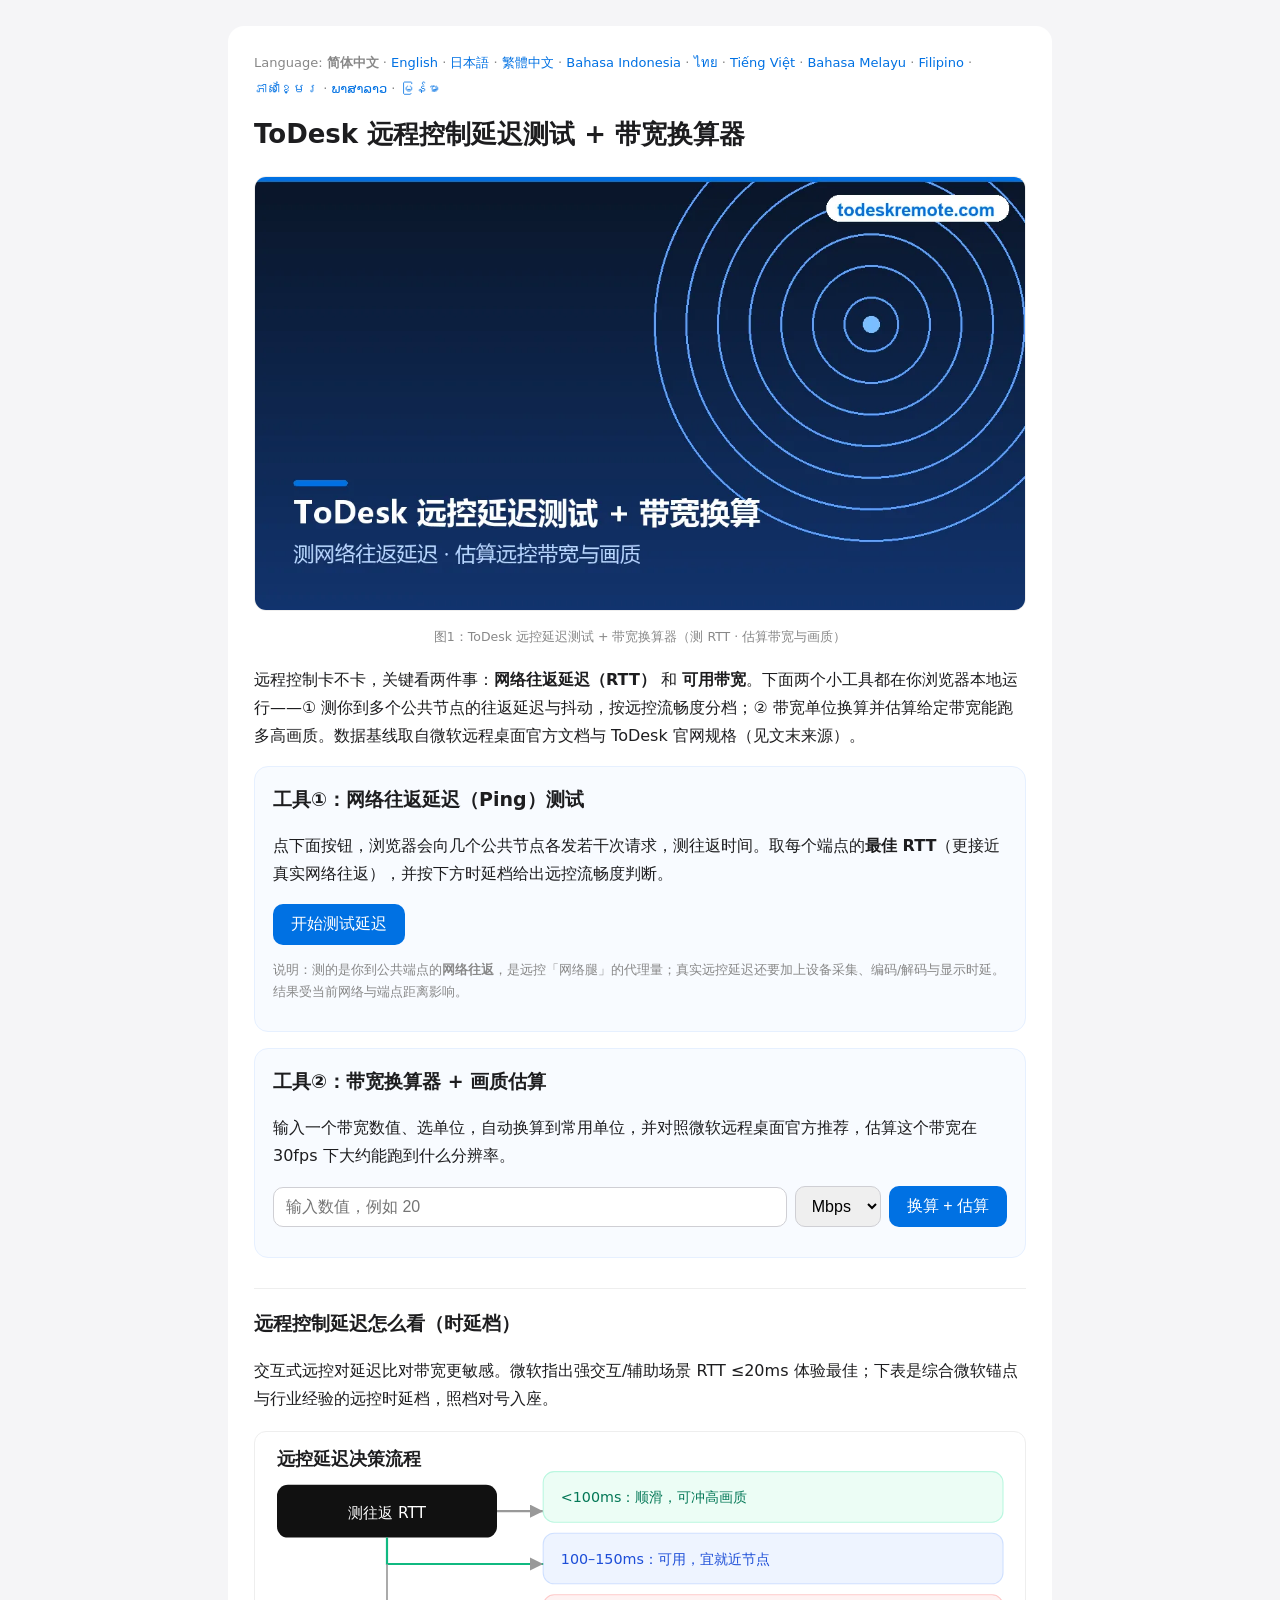
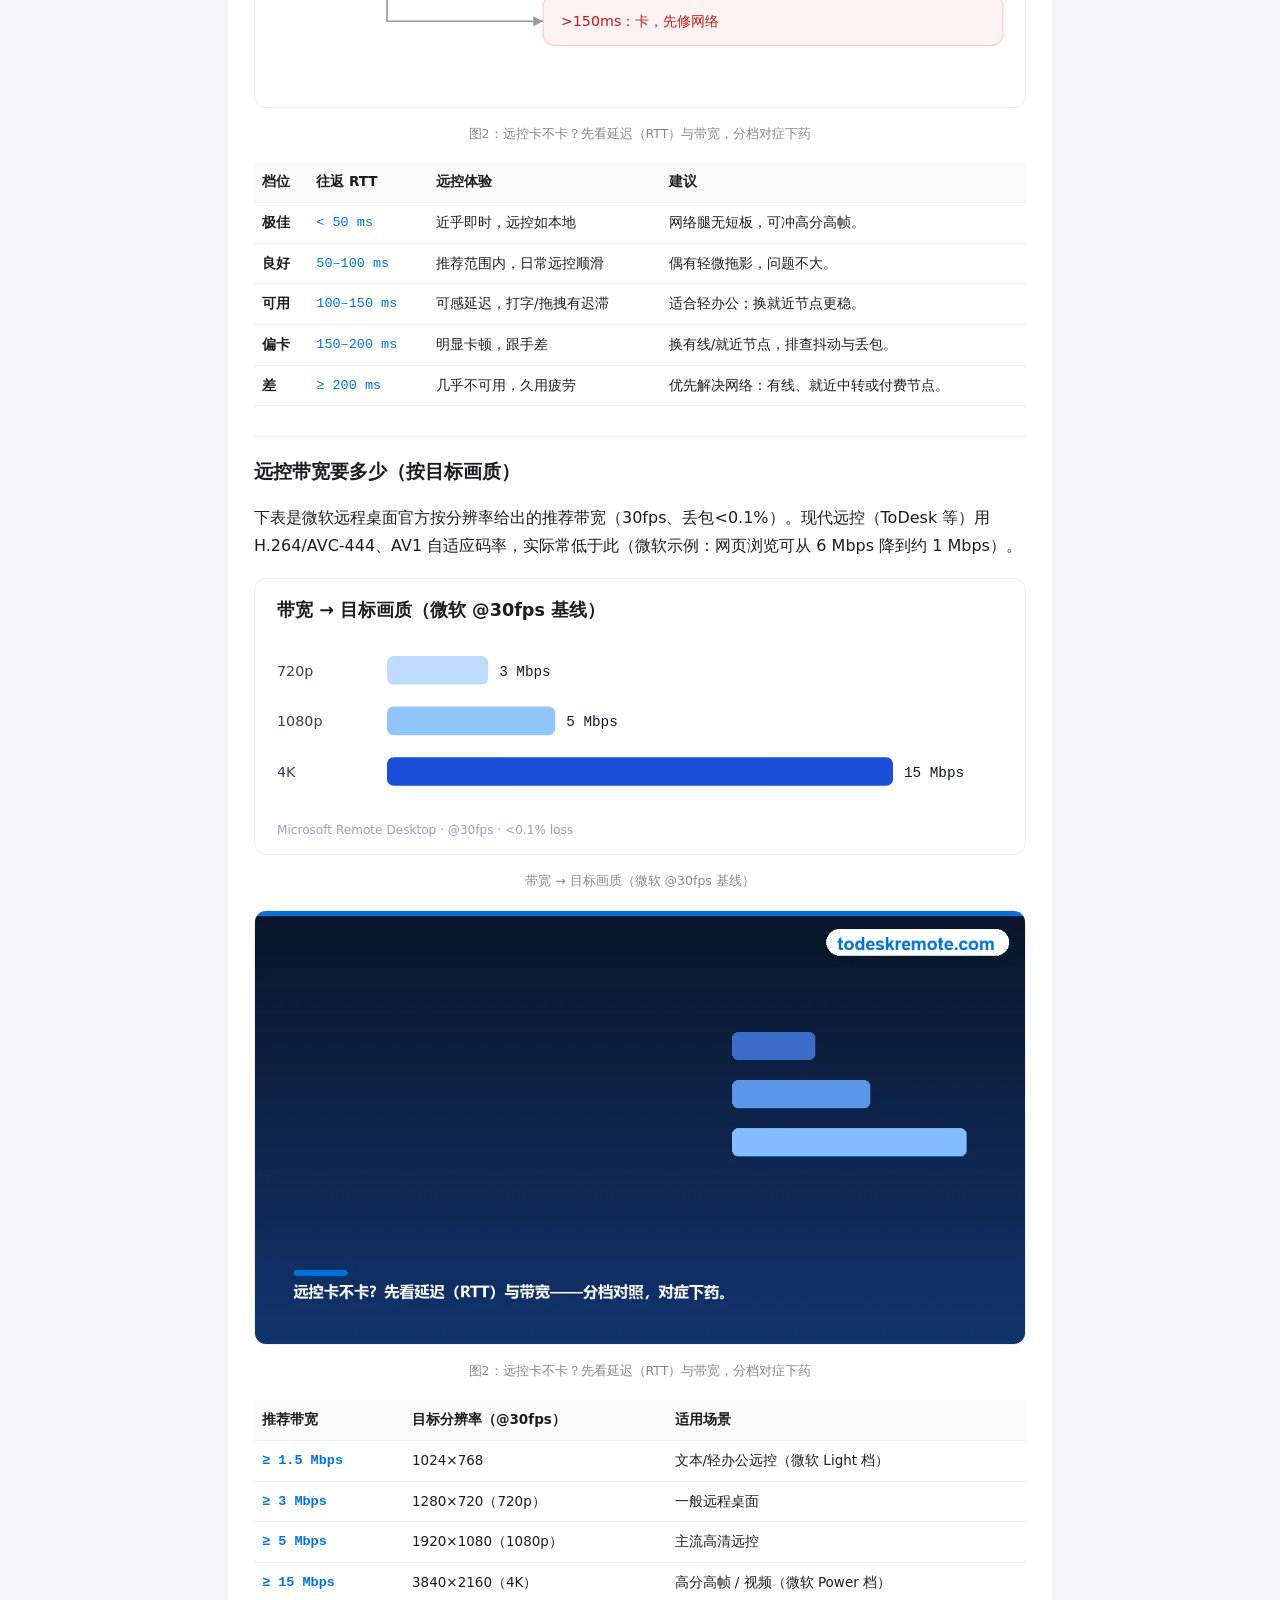
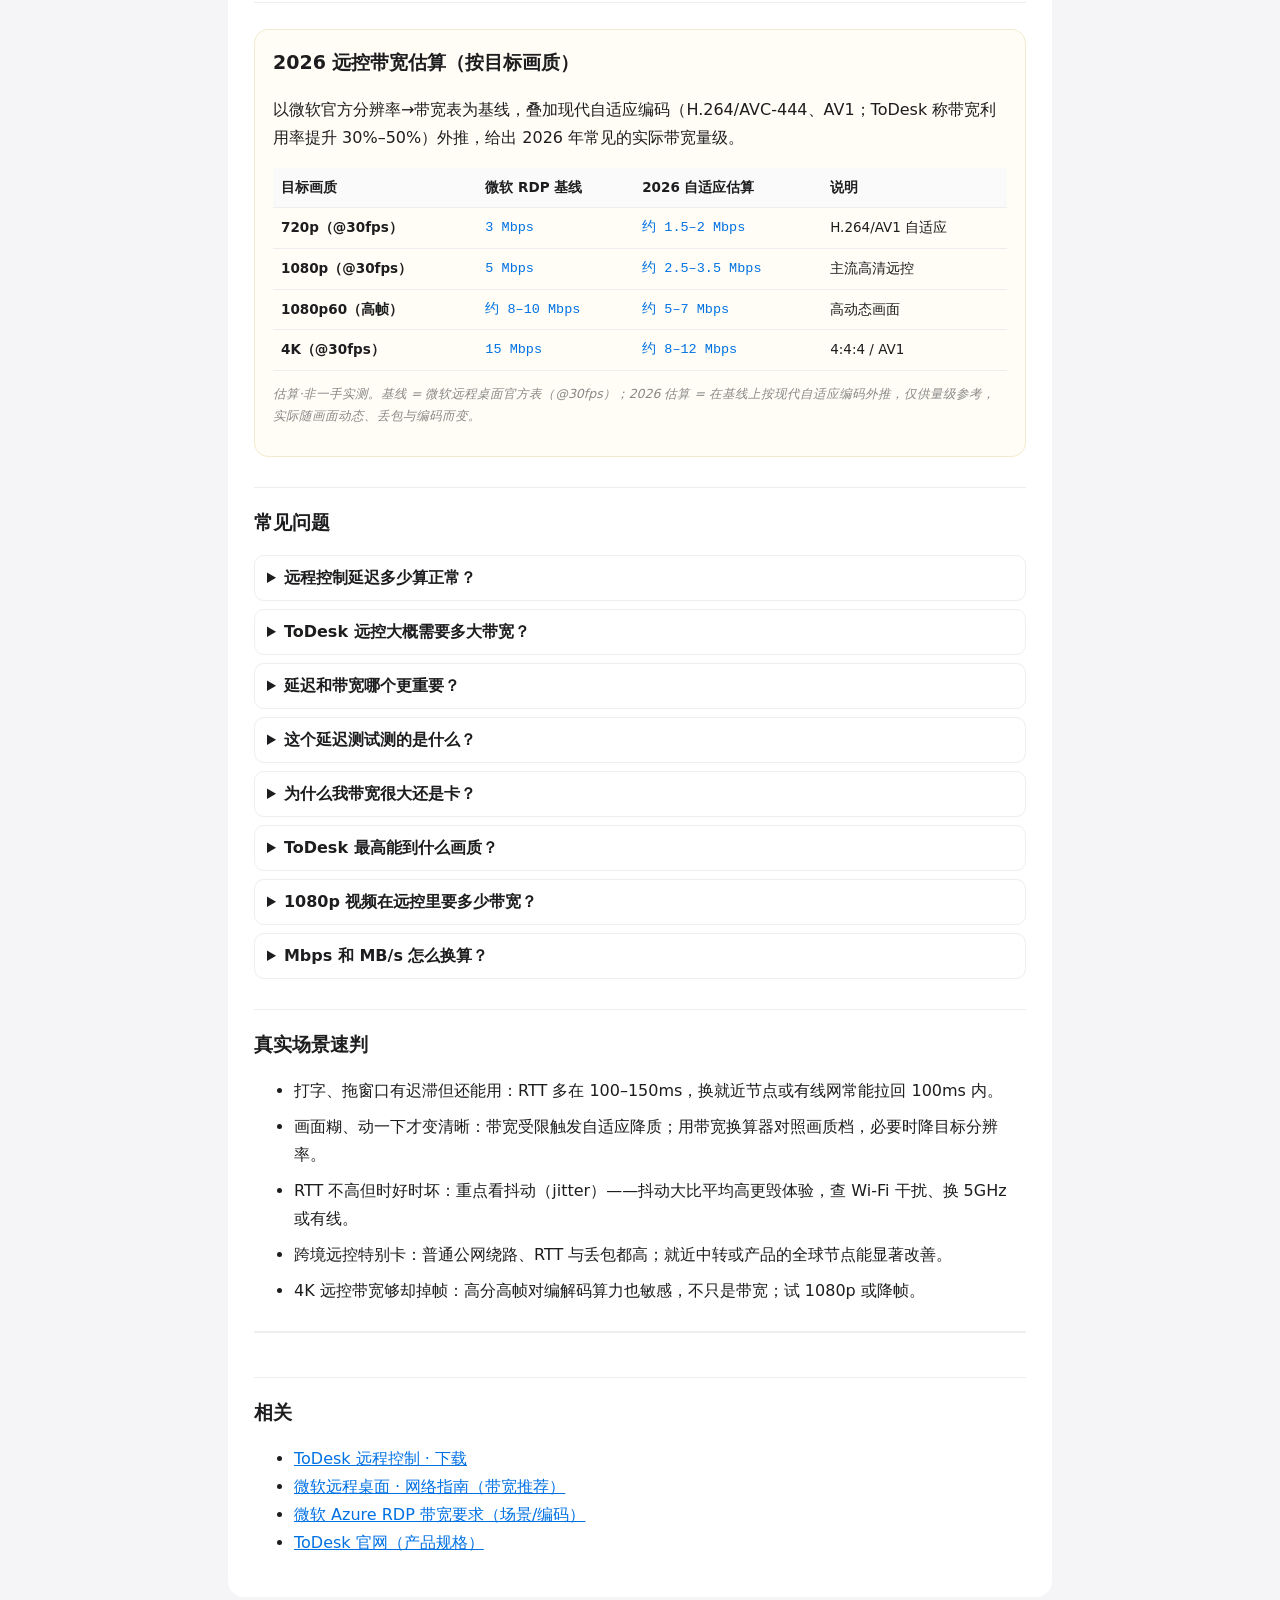
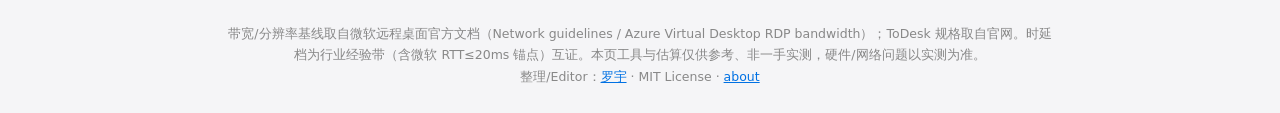
<file: index.html>
<!DOCTYPE html><html lang="zh-Hans"><head><meta charset="utf-8">
<meta name="viewport" content="width=device-width,initial-scale=1">
<title>ToDesk 远程控制延迟测试 + 带宽换算器 — 在线测网络往返延迟、估算远控画质</title>
<meta name="description" content="在线测你到公共节点的网络往返延迟（RTT）与抖动，按远程控制流畅度分档；带宽单位换算器估算 ToDesk 远控所需带宽与可达画质。纯客户端、打开即用、开源。数据基线取自微软远程桌面官方文档与 ToDesk 官网。">
<link rel="canonical" href="https://amirsakala.github.io/">
<link rel="alternate" hreflang="zh-Hans" href="https://amirsakala.github.io/">
<link rel="alternate" hreflang="en" href="https://amirsakala.github.io/en/">
<link rel="alternate" hreflang="ja" href="https://amirsakala.github.io/ja/">
<link rel="alternate" hreflang="zh-Hant" href="https://amirsakala.github.io/zh-tw/">
<link rel="alternate" hreflang="id" href="https://amirsakala.github.io/id/">
<link rel="alternate" hreflang="th" href="https://amirsakala.github.io/th/">
<link rel="alternate" hreflang="vi" href="https://amirsakala.github.io/vi/">
<link rel="alternate" hreflang="ms" href="https://amirsakala.github.io/ms/">
<link rel="alternate" hreflang="fil" href="https://amirsakala.github.io/fil/">
<link rel="alternate" hreflang="km" href="https://amirsakala.github.io/km/">
<link rel="alternate" hreflang="lo" href="https://amirsakala.github.io/lo/">
<link rel="alternate" hreflang="my" href="https://amirsakala.github.io/my/">
<link rel="alternate" hreflang="x-default" href="https://amirsakala.github.io/">
<script type="application/ld+json">
{
 "@context": "https://schema.org",
 "@graph": [
  {
   "@type": "WebApplication",
   "name": "ToDesk 远程控制延迟测试 + 带宽换算器",
   "url": "https://amirsakala.github.io/",
   "applicationCategory": "UtilitiesApplication",
   "operatingSystem": "Web browser",
   "inLanguage": "zh-Hans",
   "description": "在线测你到公共节点的网络往返延迟（RTT）与抖动，按远程控制流畅度分档；带宽单位换算器估算 ToDesk 远控所需带宽与可达画质。纯客户端、打开即用、开源。数据基线取自微软远程桌面官方文档与 ToDesk 官网。",
   "isAccessibleForFree": true,
   "browserRequirements": "Requires JavaScript",
   "offers": {
    "@type": "Offer",
    "price": "0",
    "priceCurrency": "USD"
   },
   "author": {
    "@type": "Person",
    "name": "罗宇",
    "url": "https://amirsakala.github.io/about-editor/"
   }
  },
  {
   "@type": "FAQPage",
   "inLanguage": "zh-Hans",
   "url": "https://amirsakala.github.io/",
   "mainEntity": [
    {
     "@type": "Question",
     "name": "远程控制延迟多少算正常？",
     "acceptedAnswer": {
      "@type": "Answer",
      "text": "经验上：RTT 低于 50ms 近乎即时，低于 100ms 推荐范围内，100–150ms 可用但能感到迟滞，超过 150ms 明显卡顿，达到或超过 200ms 几乎不可用。微软还指出强交互/辅助场景 RTT ≤20ms 体验最佳。"
     }
    },
    {
     "@type": "Question",
     "name": "ToDesk 远控大概需要多大带宽？",
     "acceptedAnswer": {
      "@type": "Answer",
      "text": "按微软远程桌面官方推荐（30fps）：720p 约 3 Mbps、1080p 约 5 Mbps、4K 约 15 Mbps。现代远控用自适应编码，实际常更低。"
     }
    },
    {
     "@type": "Question",
     "name": "延迟和带宽哪个更重要？",
     "acceptedAnswer": {
      "@type": "Answer",
      "text": "交互远控里延迟更关键：带宽够了，延迟/抖动高一样卡。微软的动态码率会在 RTT 高时主动降画质来保流畅。"
     }
    },
    {
     "@type": "Question",
     "name": "这个延迟测试测的是什么？",
     "acceptedAnswer": {
      "@type": "Answer",
      "text": "浏览器测你到公共节点（Cloudflare、Google 等）的网络往返，是远控「网络腿」的代理量；真实远控延迟还要加设备采集、编解码与显示时延。"
     }
    },
    {
     "@type": "Question",
     "name": "为什么我带宽很大还是卡？",
     "acceptedAnswer": {
      "@type": "Answer",
      "text": "多半是延迟、抖动或丢包，不是带宽。远控对 RTT 和稳定性很敏感，抖动大比平均高更毁体验。"
     }
    },
    {
     "@type": "Question",
     "name": "ToDesk 最高能到什么画质？",
     "acceptedAnswer": {
      "@type": "Answer",
      "text": "官网称最高 8K、360 FPS、4:4:4 真彩无损（AV1 编码 / ZeroSync 传输引擎），需相应版本与足够带宽。"
     }
    },
    {
     "@type": "Question",
     "name": "1080p 视频在远控里要多少带宽？",
     "acceptedAnswer": {
      "@type": "Answer",
      "text": "微软示例：半屏 30fps 视频默认约 8.5–9.5 Mbps，启用 H.264/AVC-444 后仅约 2.5–2.8 Mbps，可见编码影响很大。"
     }
    },
    {
     "@type": "Question",
     "name": "Mbps 和 MB/s 怎么换算？",
     "acceptedAnswer": {
      "@type": "Answer",
      "text": "1 MB/s = 8 Mbps，1 Mbps = 0.125 MB/s。本页带宽换算器会自动换算到各常用单位。"
     }
    }
   ]
  }
 ]
}
</script>
<link rel="stylesheet" href="/style.css"></head>
<body><div class="wrap"><main>
<nav class="lang">Language: <strong>简体中文</strong> · <a href="/en/">English</a> · <a href="/ja/">日本語</a> · <a href="/zh-tw/">繁體中文</a> · <a href="/id/">Bahasa Indonesia</a> · <a href="/th/">ไทย</a> · <a href="/vi/">Tiếng Việt</a> · <a href="/ms/">Bahasa Melayu</a> · <a href="/fil/">Filipino</a> · <a href="/km/">ភាសាខ្មែរ</a> · <a href="/lo/">ພາສາລາວ</a> · <a href="/my/">မြန်မာ</a></nav>
<h1>ToDesk 远程控制延迟测试 + 带宽换算器</h1>
<figure class="i4png"><picture><source type="image/webp" srcset="/img/cover_zh.webp"><img src="/img/cover_zh.png" alt="ToDesk 远程控制延迟测试与带宽换算器工具示意图" fetchpriority="high" width="1120" height="630" style="width:100%;height:auto;border-radius:12px;border:1px solid #eee"></picture><figcaption>图1：ToDesk 远控延迟测试 + 带宽换算器（测 RTT · 估算带宽与画质）</figcaption></figure>
<p class="intro">远程控制卡不卡，关键看两件事：<strong>网络往返延迟（RTT）</strong> 和 <strong>可用带宽</strong>。下面两个小工具都在你浏览器本地运行——① 测你到多个公共节点的往返延迟与抖动，按远控流畅度分档；② 带宽单位换算并估算给定带宽能跑多高画质。数据基线取自微软远程桌面官方文档与 ToDesk 官网规格（见文末来源）。</p>
<section class="tool"><h2>工具①：网络往返延迟（Ping）测试</h2>
<p>点下面按钮，浏览器会向几个公共节点各发若干次请求，测往返时间。取每个端点的<strong>最佳 RTT</strong>（更接近真实网络往返），并按下方时延档给出远控流畅度判断。</p>
<button id="lat-go">开始测试延迟</button>
<div id="lat-out"></div>
<p class="note">说明：测的是你到公共端点的<strong>网络往返</strong>，是远控「网络腿」的代理量；真实远控延迟还要加上设备采集、编码/解码与显示时延。结果受当前网络与端点距离影响。</p></section>
<section class="tool"><h2>工具②：带宽换算器 + 画质估算</h2>
<p>输入一个带宽数值、选单位，自动换算到常用单位，并对照微软远程桌面官方推荐，估算这个带宽在 30fps 下大约能跑到什么分辨率。</p>
<div class="bwrow"><input id="bw-in" type="number" min="0" step="any" placeholder="输入数值，例如 20" autocomplete="off"><select id="bw-unit"><option>Mbps</option><option>Gbps</option><option>Kbps</option><option>MB/s</option><option>KB/s</option></select><button id="bw-go">换算 + 估算</button></div>
<div id="bw-out"></div></section>
<h2>远程控制延迟怎么看（时延档）</h2>
<p>交互式远控对延迟比对带宽更敏感。微软指出强交互/辅助场景 RTT ≤20ms 体验最佳；下表是综合微软锚点与行业经验的远控时延档，照档对号入座。</p>
<figure><svg viewBox="0 0 700 250" xmlns="http://www.w3.org/2000/svg" role="img" aria-label="远控延迟与带宽分档对照示意图" style="width:100%;height:auto;border:1px solid #eee;border-radius:12px;background:#fff">
<text x="20" y="30" font-family="system-ui,Arial" font-size="16" font-weight="700" fill="#1d1d1f">远控延迟决策流程</text>
<rect x="20" y="48" width="200" height="48" rx="10" fill="#111"/><text x="120" y="78" text-anchor="middle" font-family="system-ui,Arial" font-size="14" fill="#fff">测往返 RTT</text>
<path d="M220 72 H262" stroke="#999" stroke-width="2" fill="none" marker-end="url(#ar)"/>
<rect x="262" y="36" width="418" height="46" rx="10" fill="#ecfdf5" stroke="#bbf7e0"/><text x="278" y="64" font-family="system-ui,Arial" font-size="13" fill="#047857">&lt;100ms：顺滑，可冲高画质</text>
<rect x="262" y="92" width="418" height="46" rx="10" fill="#eef4ff" stroke="#cfe0ff"/><text x="278" y="120" font-family="system-ui,Arial" font-size="13" fill="#1d4ed8">100–150ms：可用，宜就近节点</text>
<rect x="262" y="148" width="418" height="46" rx="10" fill="#fef2f2" stroke="#fecaca"/><text x="278" y="176" font-family="system-ui,Arial" font-size="13" fill="#b91c1c">&gt;150ms：卡，先修网络</text>
<path d="M120 96 V120 H262" stroke="#10b981" stroke-width="2" fill="none" marker-end="url(#ar)"/>
<path d="M120 120 V172 H262" stroke="#999" stroke-width="1.5" fill="none" marker-end="url(#ar)"/>
<defs><marker id="ar" markerWidth="8" markerHeight="8" refX="6" refY="3" orient="auto"><path d="M0 0 L6 3 L0 6 z" fill="#999"/></marker></defs>
</svg><figcaption>图2：远控卡不卡？先看延迟（RTT）与带宽，分档对症下药</figcaption></figure>
<table><tr><th>档位</th><th>往返 RTT</th><th>远控体验</th><th>建议</th></tr><tr><td><b>极佳</b></td><td class="mono">< 50 ms</td><td>近乎即时，远控如本地</td><td>网络腿无短板，可冲高分高帧。</td></tr><tr><td><b>良好</b></td><td class="mono">50–100 ms</td><td>推荐范围内，日常远控顺滑</td><td>偶有轻微拖影，问题不大。</td></tr><tr><td><b>可用</b></td><td class="mono">100–150 ms</td><td>可感延迟，打字/拖拽有迟滞</td><td>适合轻办公；换就近节点更稳。</td></tr><tr><td><b>偏卡</b></td><td class="mono">150–200 ms</td><td>明显卡顿，跟手差</td><td>换有线/就近节点，排查抖动与丢包。</td></tr><tr><td><b>差</b></td><td class="mono">≥ 200 ms</td><td>几乎不可用，久用疲劳</td><td>优先解决网络：有线、就近中转或付费节点。</td></tr></table>
<h2>远控带宽要多少（按目标画质）</h2>
<p>下表是微软远程桌面官方按分辨率给出的推荐带宽（30fps、丢包<0.1%）。现代远控（ToDesk 等）用 H.264/AVC-444、AV1 自适应码率，实际常低于此（微软示例：网页浏览可从 6 Mbps 降到约 1 Mbps）。</p>
<figure><svg viewBox="0 0 700 250" xmlns="http://www.w3.org/2000/svg" role="img" aria-label="ToDesk 远程控制延迟测试与带宽换算器工具示意图" style="width:100%;height:auto;border:1px solid #eee;border-radius:12px;background:#fff">
<text x="20" y="34" font-family="system-ui,Arial" font-size="16" font-weight="700" fill="#1d1d1f">带宽 → 目标画质（微软 @30fps 基线）</text>
<text x="20" y="88" font-family="system-ui,Arial" font-size="13" fill="#334155">720p</text><rect x="120" y="70" width="92" height="26" rx="6" fill="#bfdbfe"/><text x="222" y="88" font-family="ui-monospace,monospace" font-size="13" fill="#0f172a">3 Mbps</text>
<text x="20" y="134" font-family="system-ui,Arial" font-size="13" fill="#334155">1080p</text><rect x="120" y="116" width="153" height="26" rx="6" fill="#93c5fd"/><text x="283" y="134" font-family="ui-monospace,monospace" font-size="13" fill="#0f172a">5 Mbps</text>
<text x="20" y="180" font-family="system-ui,Arial" font-size="13" fill="#334155">4K</text><rect x="120" y="162" width="460" height="26" rx="6" fill="#1d4ed8"/><text x="590" y="180" font-family="ui-monospace,monospace" font-size="13" fill="#0f172a">15 Mbps</text>
<text x="20" y="232" font-family="system-ui,Arial" font-size="11" fill="#94a3b8">Microsoft Remote Desktop · @30fps · &lt;0.1% loss</text>
</svg><figcaption>带宽 → 目标画质（微软 @30fps 基线）</figcaption></figure>
<figure class="i4png"><picture><source type="image/webp" srcset="/img/board_zh.webp"><img src="/img/board_zh.png" alt="远控延迟与带宽分档对照示意图" loading="lazy" width="1120" height="630" style="width:100%;height:auto;border-radius:12px;border:1px solid #eee"></picture><figcaption>图2：远控卡不卡？先看延迟（RTT）与带宽，分档对症下药</figcaption></figure>
<table><tr><th>推荐带宽</th><th>目标分辨率（@30fps）</th><th>适用场景</th></tr><tr><td class="mono"><b>≥ 1.5 Mbps</b></td><td>1024×768</td><td>文本/轻办公远控（微软 Light 档）</td></tr><tr><td class="mono"><b>≥ 3 Mbps</b></td><td>1280×720（720p）</td><td>一般远程桌面</td></tr><tr><td class="mono"><b>≥ 5 Mbps</b></td><td>1920×1080（1080p）</td><td>主流高清远控</td></tr><tr><td class="mono"><b>≥ 15 Mbps</b></td><td>3840×2160（4K）</td><td>高分高帧 / 视频（微软 Power 档）</td></tr></table>
<section id="data2026" class="i4data"><h2>2026 远控带宽估算（按目标画质）</h2>
<p>以微软官方分辨率→带宽表为基线，叠加现代自适应编码（H.264/AVC-444、AV1；ToDesk 称带宽利用率提升 30%–50%）外推，给出 2026 年常见的实际带宽量级。</p>
<table><tr><th>目标画质</th><th>微软 RDP 基线</th><th>2026 自适应估算</th><th>说明</th></tr><tr><td><b>720p（@30fps）</b></td><td class="mono">3 Mbps</td><td class="mono">约 1.5–2 Mbps</td><td>H.264/AV1 自适应</td></tr><tr><td><b>1080p（@30fps）</b></td><td class="mono">5 Mbps</td><td class="mono">约 2.5–3.5 Mbps</td><td>主流高清远控</td></tr><tr><td><b>1080p60（高帧）</b></td><td class="mono">约 8–10 Mbps</td><td class="mono">约 5–7 Mbps</td><td>高动态画面</td></tr><tr><td><b>4K（@30fps）</b></td><td class="mono">15 Mbps</td><td class="mono">约 8–12 Mbps</td><td>4:4:4 / AV1</td></tr></table>
<p class="note"><em>估算·非一手实测。基线 = 微软远程桌面官方表（@30fps）；2026 估算 = 在基线上按现代自适应编码外推，仅供量级参考，实际随画面动态、丢包与编码而变。</em></p></section>
<h2>常见问题</h2>
<details class="faq"><summary>远程控制延迟多少算正常？</summary><div>经验上：RTT 低于 50ms 近乎即时，低于 100ms 推荐范围内，100–150ms 可用但能感到迟滞，超过 150ms 明显卡顿，达到或超过 200ms 几乎不可用。微软还指出强交互/辅助场景 RTT ≤20ms 体验最佳。</div></details>
<details class="faq"><summary>ToDesk 远控大概需要多大带宽？</summary><div>按微软远程桌面官方推荐（30fps）：720p 约 3 Mbps、1080p 约 5 Mbps、4K 约 15 Mbps。现代远控用自适应编码，实际常更低。</div></details>
<details class="faq"><summary>延迟和带宽哪个更重要？</summary><div>交互远控里延迟更关键：带宽够了，延迟/抖动高一样卡。微软的动态码率会在 RTT 高时主动降画质来保流畅。</div></details>
<details class="faq"><summary>这个延迟测试测的是什么？</summary><div>浏览器测你到公共节点（Cloudflare、Google 等）的网络往返，是远控「网络腿」的代理量；真实远控延迟还要加设备采集、编解码与显示时延。</div></details>
<details class="faq"><summary>为什么我带宽很大还是卡？</summary><div>多半是延迟、抖动或丢包，不是带宽。远控对 RTT 和稳定性很敏感，抖动大比平均高更毁体验。</div></details>
<details class="faq"><summary>ToDesk 最高能到什么画质？</summary><div>官网称最高 8K、360 FPS、4:4:4 真彩无损（AV1 编码 / ZeroSync 传输引擎），需相应版本与足够带宽。</div></details>
<details class="faq"><summary>1080p 视频在远控里要多少带宽？</summary><div>微软示例：半屏 30fps 视频默认约 8.5–9.5 Mbps，启用 H.264/AVC-444 后仅约 2.5–2.8 Mbps，可见编码影响很大。</div></details>
<details class="faq"><summary>Mbps 和 MB/s 怎么换算？</summary><div>1 MB/s = 8 Mbps，1 Mbps = 0.125 MB/s。本页带宽换算器会自动换算到各常用单位。</div></details>

<h2>真实场景速判</h2>
<ul class="scenes"><li>打字、拖窗口有迟滞但还能用：RTT 多在 100–150ms，换就近节点或有线网常能拉回 100ms 内。</li><li>画面糊、动一下才变清晰：带宽受限触发自适应降质；用带宽换算器对照画质档，必要时降目标分辨率。</li><li>RTT 不高但时好时坏：重点看抖动（jitter）——抖动大比平均高更毁体验，查 Wi-Fi 干扰、换 5GHz 或有线。</li><li>跨境远控特别卡：普通公网绕路、RTT 与丢包都高；就近中转或产品的全球节点能显著改善。</li><li>4K 远控带宽够却掉帧：高分高帧对编解码算力也敏感，不只是带宽；试 1080p 或降帧。</li></ul>
<div class="related"><h2>相关</h2><ul><li><a href="https://todeskremote.com/download/">ToDesk 远程控制 · 下载</a></li><li><a href="https://learn.microsoft.com/en-us/windows-server/remote/remote-desktop-services/network-guidance" rel="nofollow">微软远程桌面 · 网络指南（带宽推荐）</a></li><li><a href="https://learn.microsoft.com/en-us/azure/virtual-desktop/rdp-bandwidth" rel="nofollow">微软 Azure RDP 带宽要求（场景/编码）</a></li><li><a href="https://www.todesk.com/" rel="nofollow">ToDesk 官网（产品规格）</a></li></ul></div>
</main>
<footer>带宽/分辨率基线取自微软远程桌面官方文档（Network guidelines / Azure Virtual Desktop RDP bandwidth）；ToDesk 规格取自官网。时延档为行业经验带（含微软 RTT≤20ms 锚点）互证。本页工具与估算仅供参考、非一手实测，硬件/网络问题以实测为准。<br>整理/Editor：<a href="/about-editor/">罗宇</a> · MIT License · <a href="/about-editor/">about</a></footer>
</div>
<script src="/data_zh.js"></script><script src="/app.js"></script></body></html>
</file>
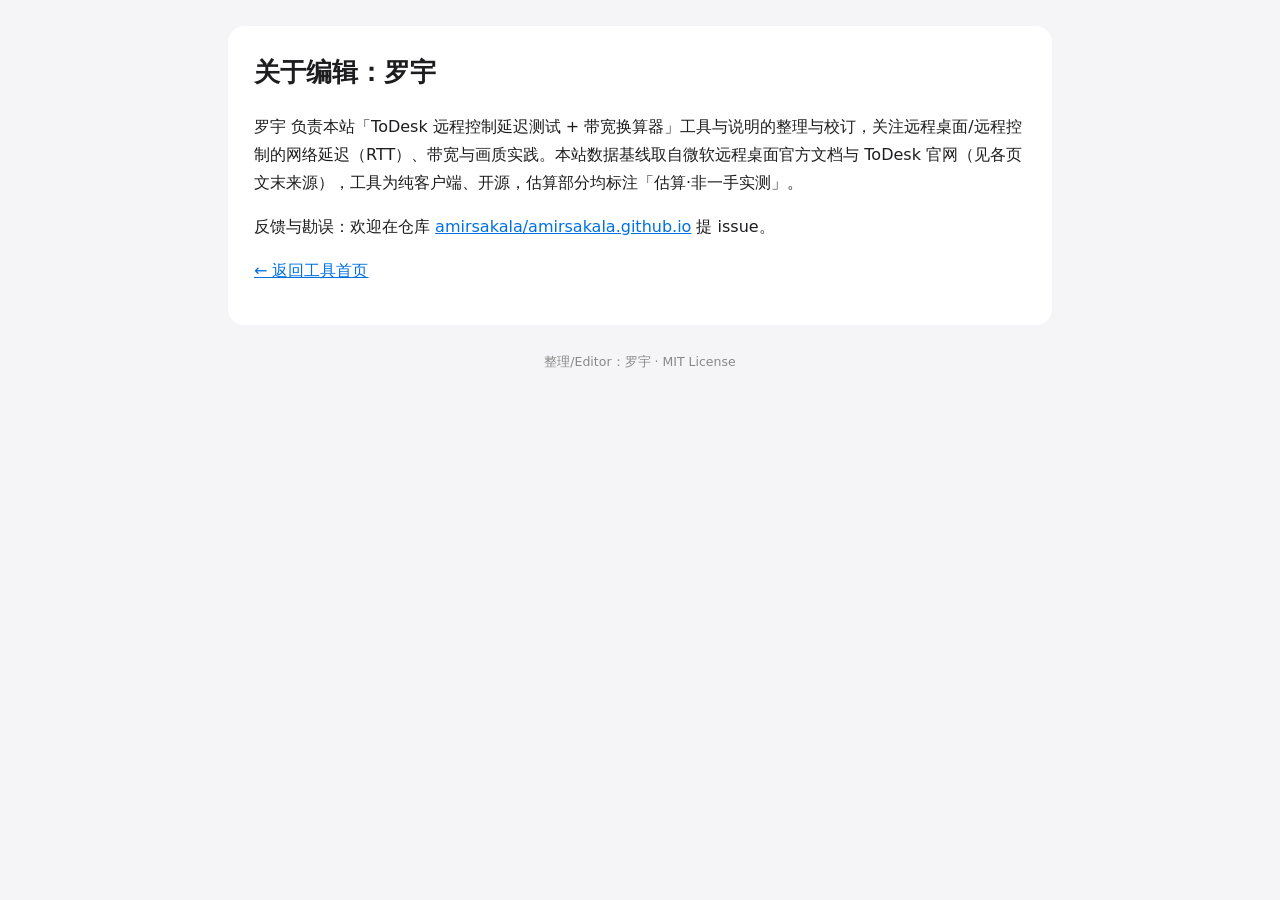
<file: about-editor/index.html>
<!DOCTYPE html><html lang="zh-Hans"><head><meta charset="utf-8">
<meta name="viewport" content="width=device-width,initial-scale=1">
<title>关于编辑 · 罗宇 | ToDesk 远控工具</title>
<meta name="description" content="本站工具与资料的整理者 罗宇 简介。专注远程桌面/远程控制的网络延迟、带宽与画质科普。">
<link rel="canonical" href="https://amirsakala.github.io/about-editor/">
<link rel="stylesheet" href="/style.css"></head>
<body><div class="wrap"><main>
<h1>关于编辑：<span rel="author">罗宇</span></h1>
<p>罗宇 负责本站「ToDesk 远程控制延迟测试 + 带宽换算器」工具与说明的整理与校订，关注远程桌面/远程控制的网络延迟（RTT）、带宽与画质实践。本站数据基线取自微软远程桌面官方文档与 ToDesk 官网（见各页文末来源），工具为纯客户端、开源，估算部分均标注「估算·非一手实测」。</p>
<p>反馈与勘误：欢迎在仓库 <a href="https://github.com/amirsakala/amirsakala.github.io" rel="nofollow">amirsakala/amirsakala.github.io</a> 提 issue。</p>
<p><a href="/">&larr; 返回工具首页</a></p>
</main>
<footer>整理/Editor：<span rel="author">罗宇</span> · MIT License</footer>
</div>
<script type="application/ld+json">
{
 "@context": "https://schema.org",
 "@type": "Person",
 "name": "罗宇",
 "url": "https://amirsakala.github.io/about-editor/",
 "jobTitle": "Remote-desktop tools editor",
 "knowsAbout": [
  "Remote desktop",
  "Network latency",
  "Bandwidth",
  "ToDesk"
 ]
}
</script></body></html>
</file>
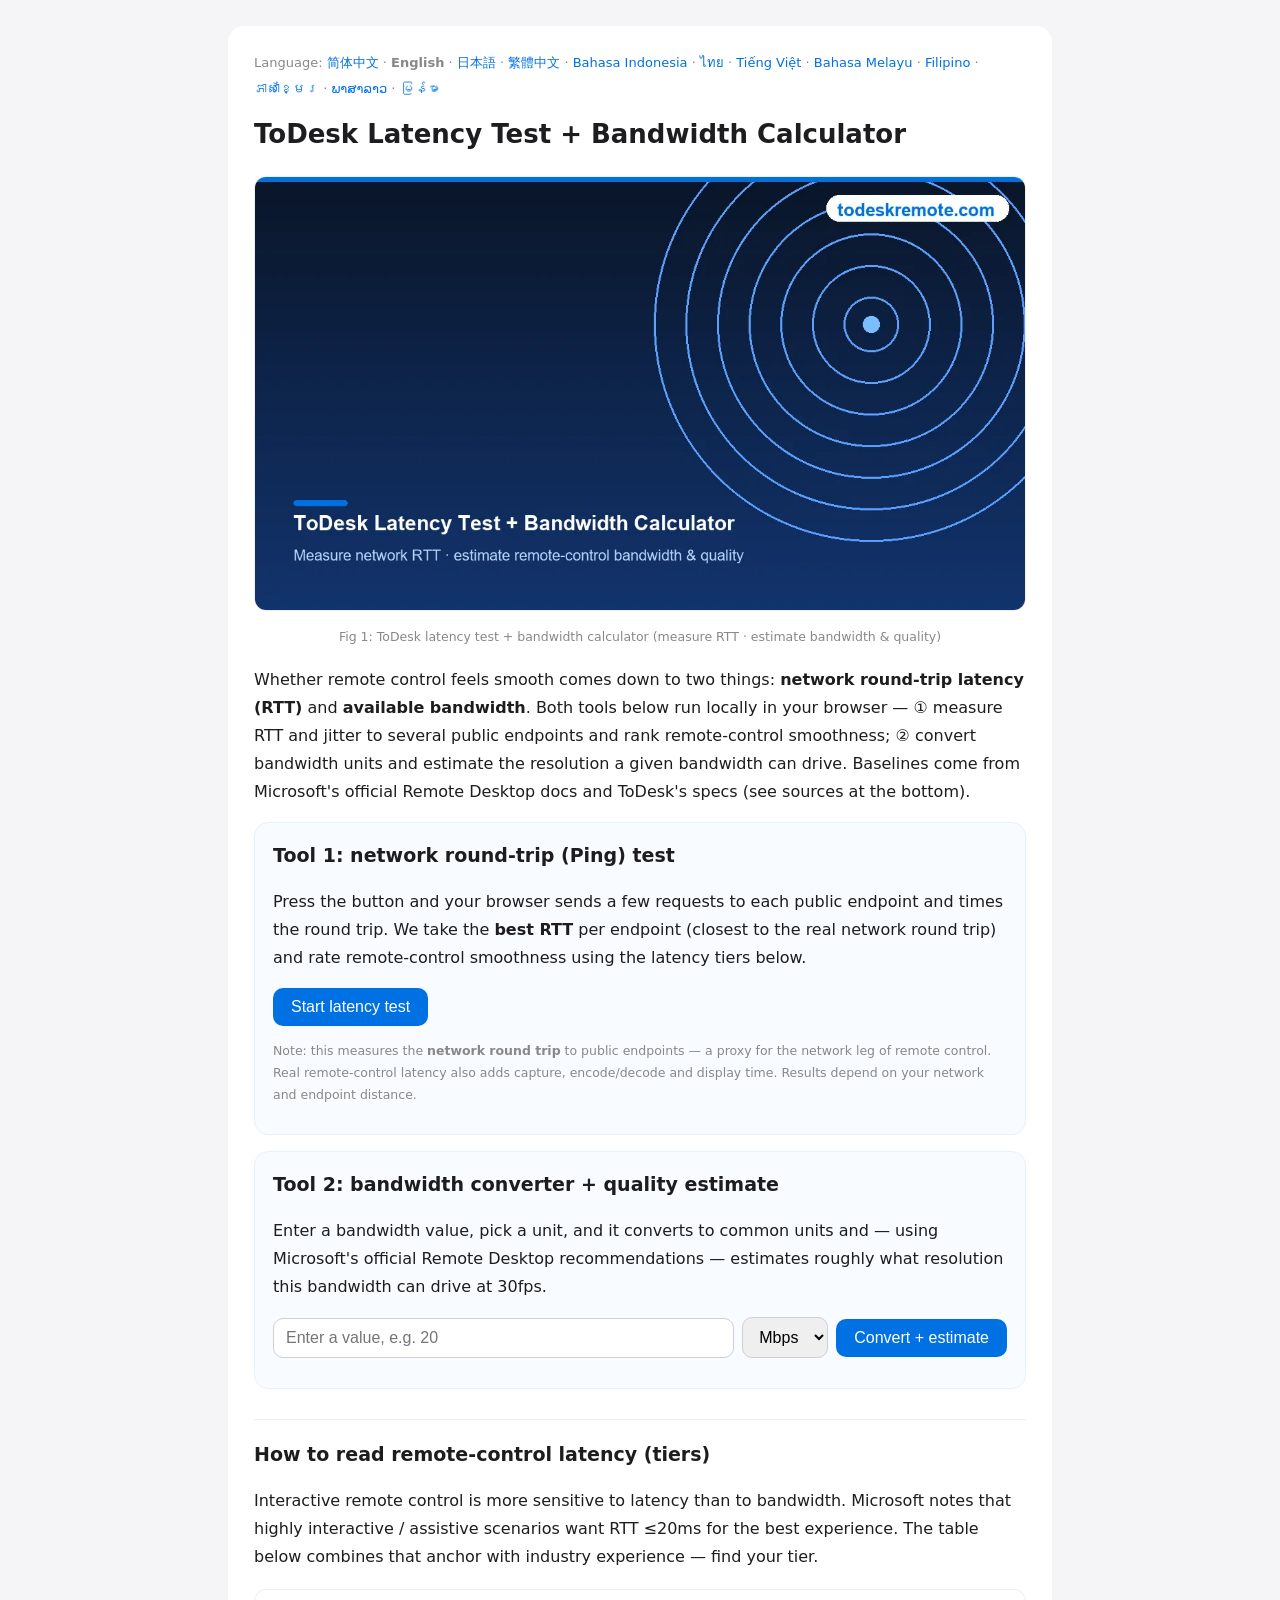
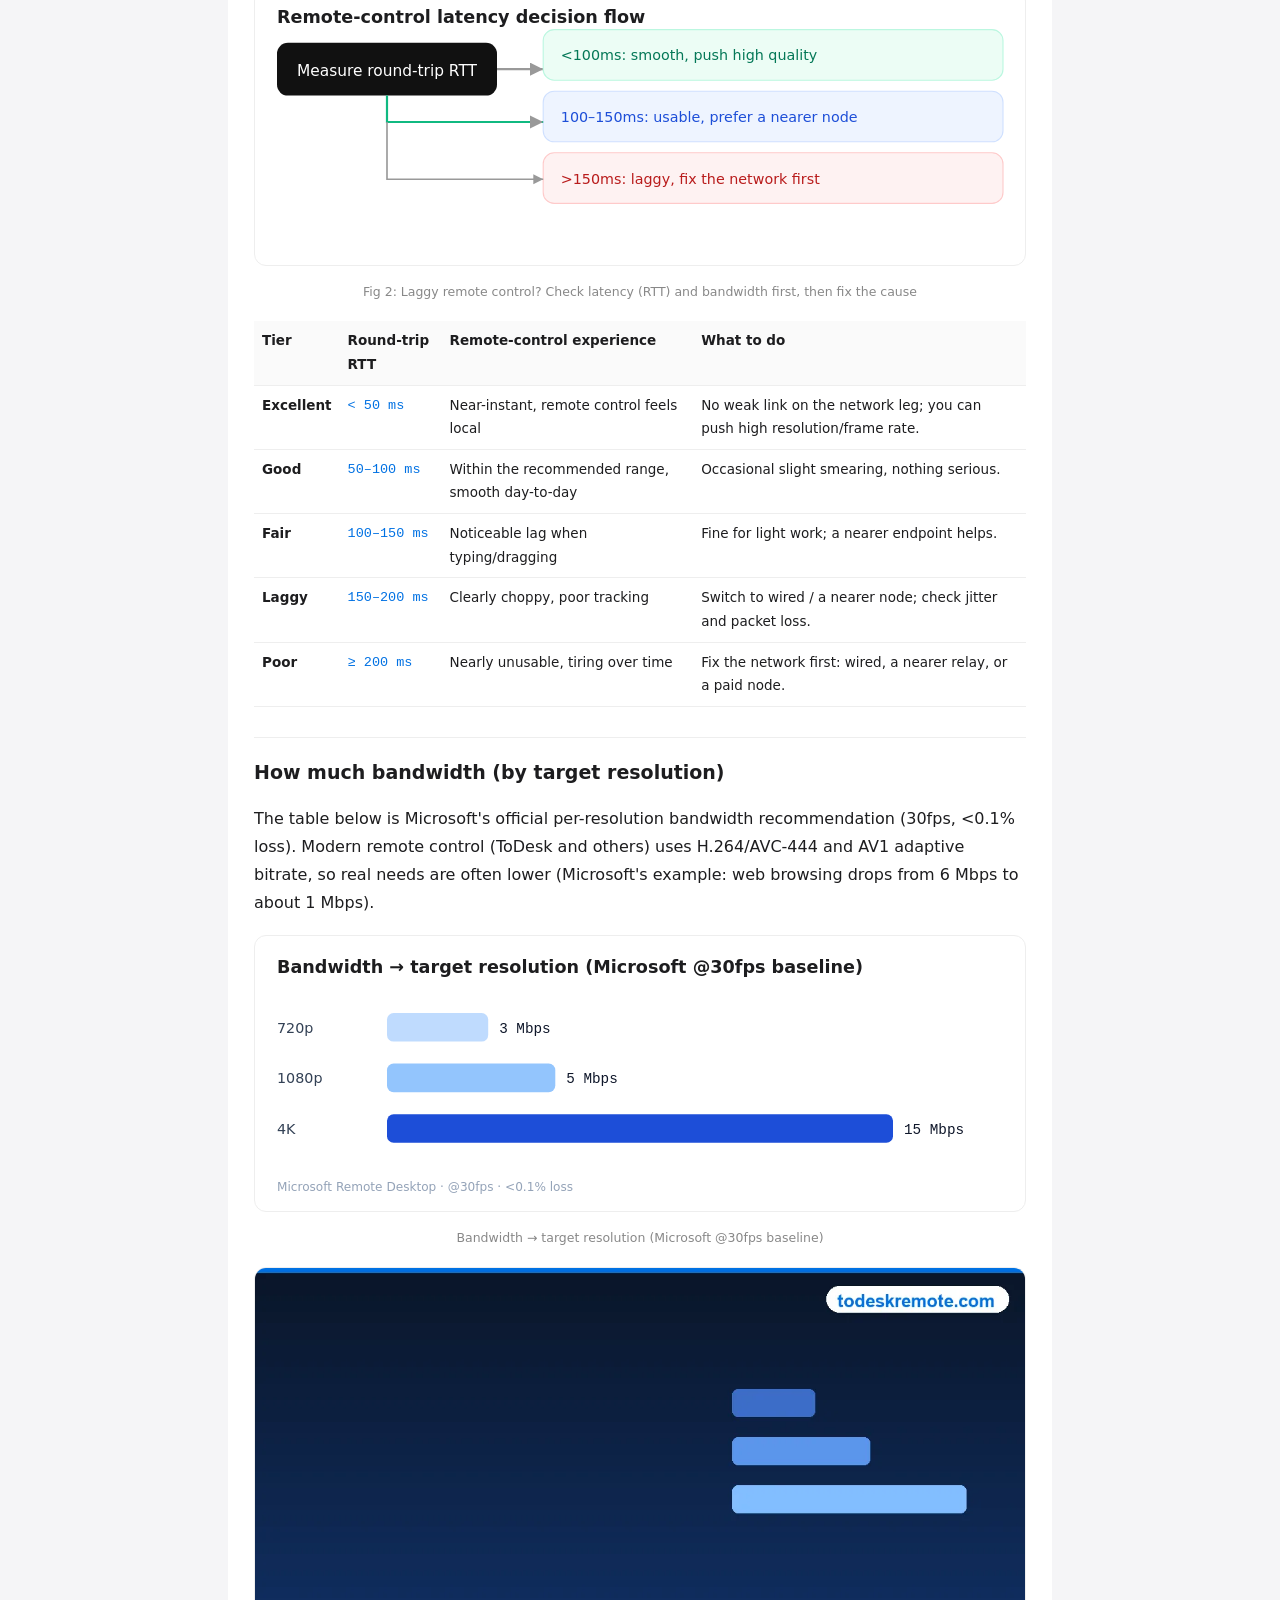
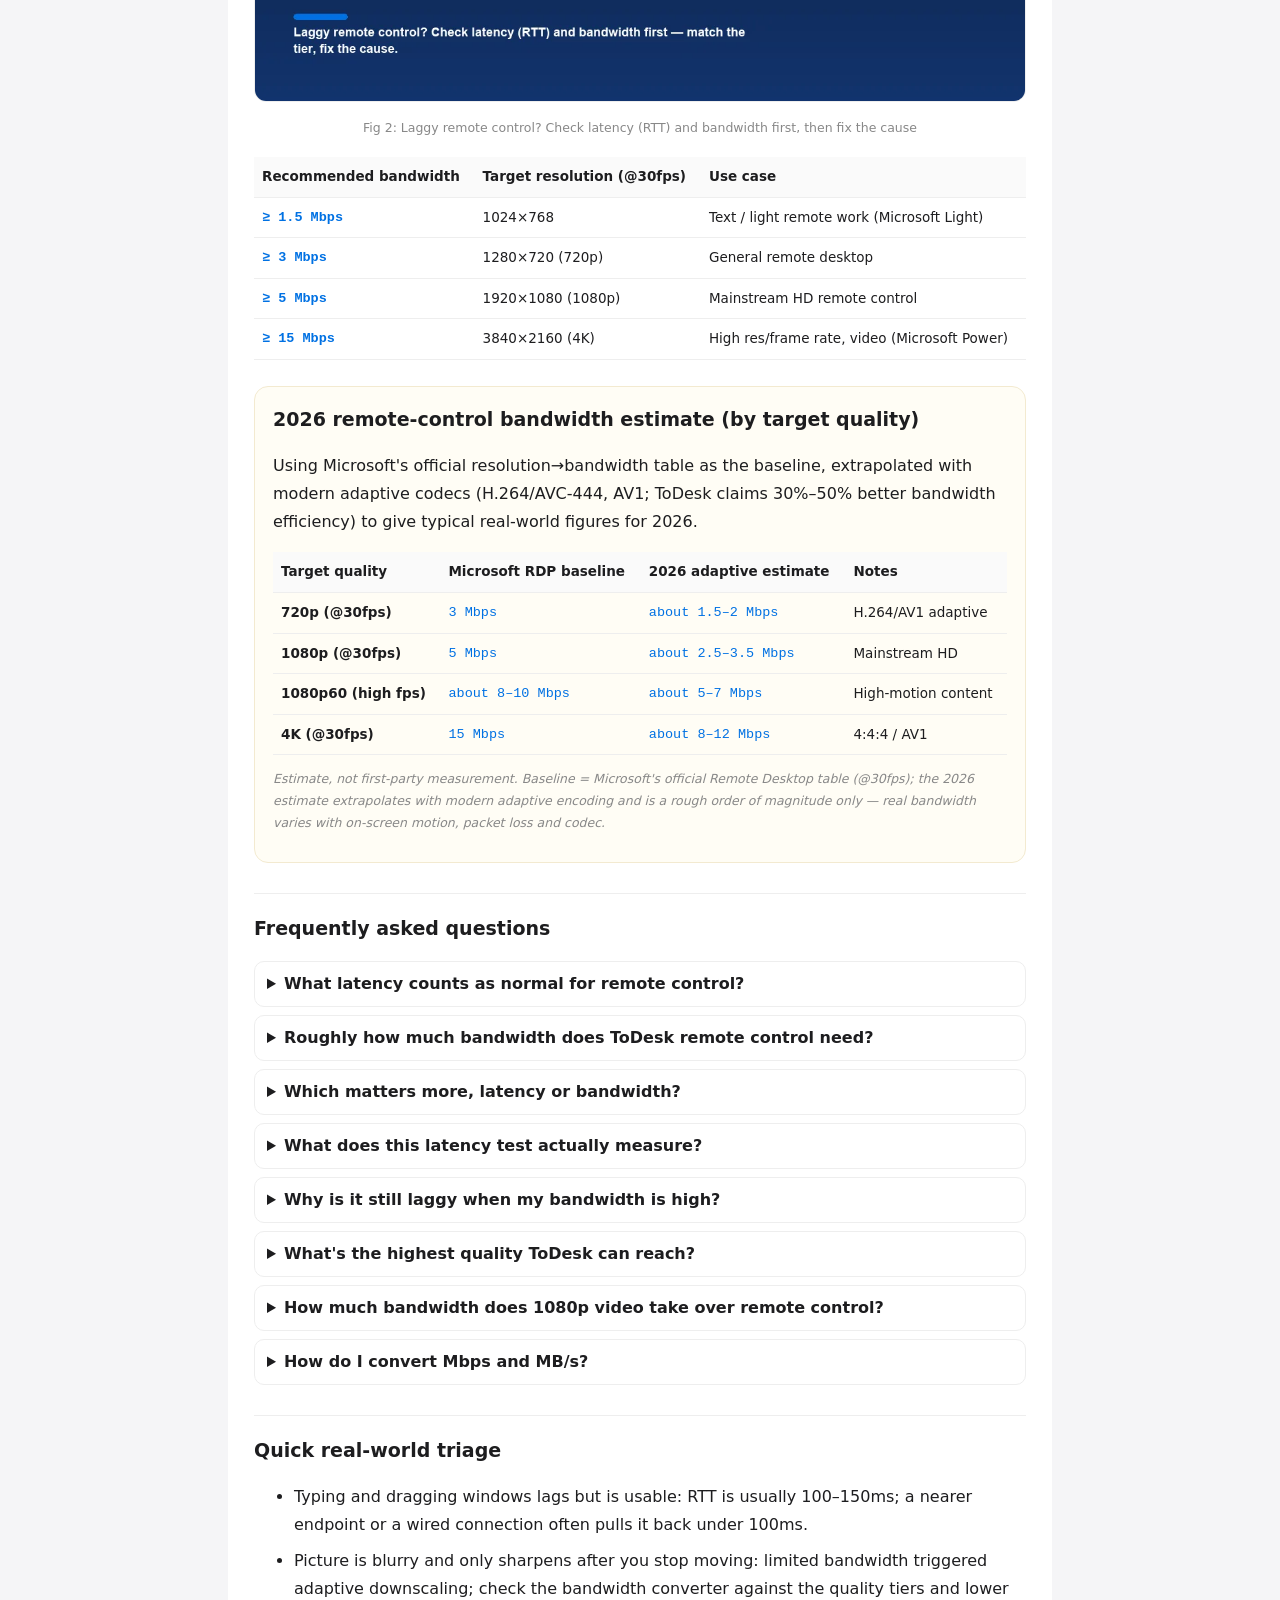
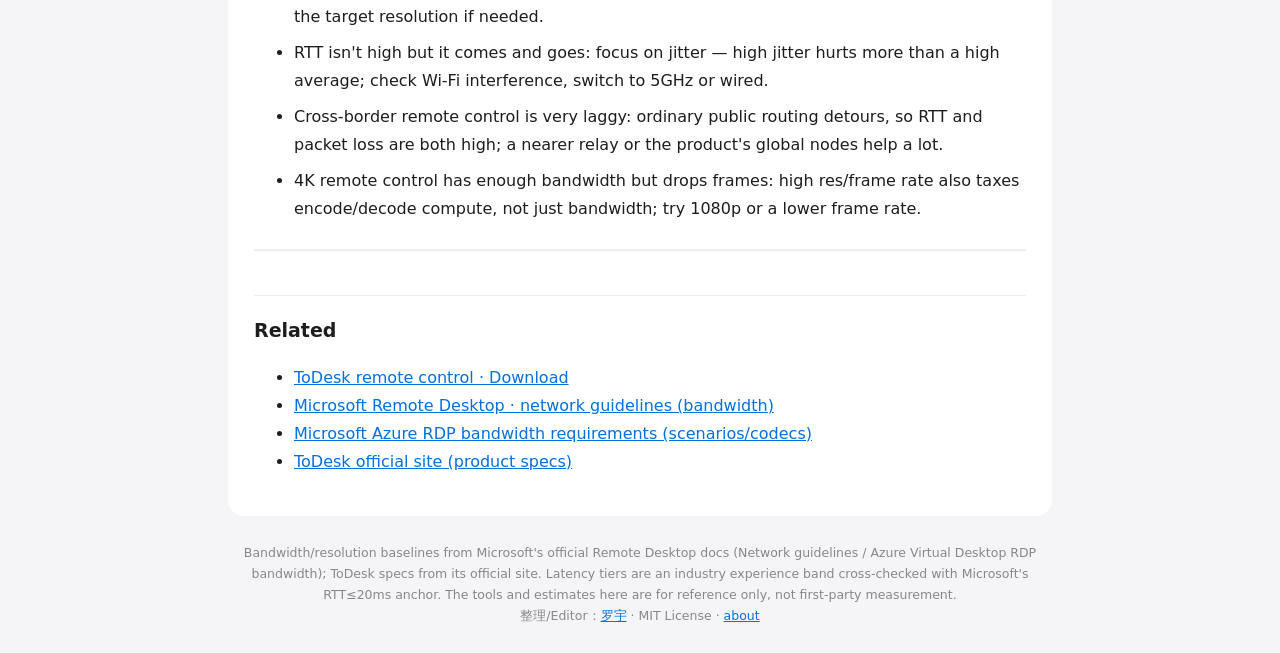
<file: en/index.html>
<!DOCTYPE html><html lang="en"><head><meta charset="utf-8">
<meta name="viewport" content="width=device-width,initial-scale=1">
<title>ToDesk Latency Test + Bandwidth Calculator — measure network RTT, estimate remote-control quality</title>
<meta name="description" content="Measure your network round-trip latency (RTT) and jitter to public endpoints, ranked by remote-control smoothness; plus a bandwidth converter that estimates the bandwidth and resolution a ToDesk remote session needs. Client-side, instant, open source. Baselines from Microsoft Remote Desktop docs and ToDesk.">
<link rel="canonical" href="https://amirsakala.github.io/en/">
<link rel="alternate" hreflang="zh-Hans" href="https://amirsakala.github.io/">
<link rel="alternate" hreflang="en" href="https://amirsakala.github.io/en/">
<link rel="alternate" hreflang="ja" href="https://amirsakala.github.io/ja/">
<link rel="alternate" hreflang="zh-Hant" href="https://amirsakala.github.io/zh-tw/">
<link rel="alternate" hreflang="id" href="https://amirsakala.github.io/id/">
<link rel="alternate" hreflang="th" href="https://amirsakala.github.io/th/">
<link rel="alternate" hreflang="vi" href="https://amirsakala.github.io/vi/">
<link rel="alternate" hreflang="ms" href="https://amirsakala.github.io/ms/">
<link rel="alternate" hreflang="fil" href="https://amirsakala.github.io/fil/">
<link rel="alternate" hreflang="km" href="https://amirsakala.github.io/km/">
<link rel="alternate" hreflang="lo" href="https://amirsakala.github.io/lo/">
<link rel="alternate" hreflang="my" href="https://amirsakala.github.io/my/">
<link rel="alternate" hreflang="x-default" href="https://amirsakala.github.io/">
<script type="application/ld+json">
{
 "@context": "https://schema.org",
 "@graph": [
  {
   "@type": "WebApplication",
   "name": "ToDesk Latency Test + Bandwidth Calculator",
   "url": "https://amirsakala.github.io/en/",
   "applicationCategory": "UtilitiesApplication",
   "operatingSystem": "Web browser",
   "inLanguage": "en",
   "description": "Measure your network round-trip latency (RTT) and jitter to public endpoints, ranked by remote-control smoothness; plus a bandwidth converter that estimates the bandwidth and resolution a ToDesk remote session needs. Client-side, instant, open source. Baselines from Microsoft Remote Desktop docs and ToDesk.",
   "isAccessibleForFree": true,
   "browserRequirements": "Requires JavaScript",
   "offers": {
    "@type": "Offer",
    "price": "0",
    "priceCurrency": "USD"
   },
   "author": {
    "@type": "Person",
    "name": "罗宇",
    "url": "https://amirsakala.github.io/about-editor/"
   }
  },
  {
   "@type": "FAQPage",
   "inLanguage": "en",
   "url": "https://amirsakala.github.io/en/",
   "mainEntity": [
    {
     "@type": "Question",
     "name": "What latency counts as normal for remote control?",
     "acceptedAnswer": {
      "@type": "Answer",
      "text": "As a rule of thumb: RTT under 50ms feels near-instant, under 100ms is the recommended range, 100–150ms is usable but you feel the lag, over 150ms is clearly choppy, and 200ms or more is nearly unusable. Microsoft also notes that highly interactive/assistive scenarios want RTT ≤20ms for the best experience."
     }
    },
    {
     "@type": "Question",
     "name": "Roughly how much bandwidth does ToDesk remote control need?",
     "acceptedAnswer": {
      "@type": "Answer",
      "text": "Per Microsoft's official Remote Desktop recommendation (30fps): about 3 Mbps for 720p, 5 Mbps for 1080p and 15 Mbps for 4K. Modern remote control uses adaptive encoding, so real needs are often lower."
     }
    },
    {
     "@type": "Question",
     "name": "Which matters more, latency or bandwidth?",
     "acceptedAnswer": {
      "@type": "Answer",
      "text": "For interactive remote control, latency matters more: even with enough bandwidth, high latency/jitter still feels laggy. Microsoft's dynamic bitrate actually lowers quality when RTT is high to keep things smooth."
     }
    },
    {
     "@type": "Question",
     "name": "What does this latency test actually measure?",
     "acceptedAnswer": {
      "@type": "Answer",
      "text": "Your browser measures the network round trip to public endpoints (Cloudflare, Google, etc.) — a proxy for the network leg of remote control. Real remote-control latency also adds capture, encode/decode and display time."
     }
    },
    {
     "@type": "Question",
     "name": "Why is it still laggy when my bandwidth is high?",
     "acceptedAnswer": {
      "@type": "Answer",
      "text": "Usually it's latency, jitter or packet loss, not bandwidth. Remote control is sensitive to RTT and stability; high jitter hurts more than a high average."
     }
    },
    {
     "@type": "Question",
     "name": "What's the highest quality ToDesk can reach?",
     "acceptedAnswer": {
      "@type": "Answer",
      "text": "Its official site claims up to 8K, 360 FPS and 4:4:4 true-color lossless (AV1 codec / ZeroSync engine), given the right plan and enough bandwidth."
     }
    },
    {
     "@type": "Question",
     "name": "How much bandwidth does 1080p video take over remote control?",
     "acceptedAnswer": {
      "@type": "Answer",
      "text": "Microsoft's example: a half-screen 30fps video is about 8.5–9.5 Mbps by default, but only about 2.5–2.8 Mbps with H.264/AVC-444 — the codec makes a big difference."
     }
    },
    {
     "@type": "Question",
     "name": "How do I convert Mbps and MB/s?",
     "acceptedAnswer": {
      "@type": "Answer",
      "text": "1 MB/s = 8 Mbps, and 1 Mbps = 0.125 MB/s. The bandwidth converter on this page does it for all common units automatically."
     }
    }
   ]
  }
 ]
}
</script>
<link rel="stylesheet" href="/style.css"></head>
<body><div class="wrap"><main>
<nav class="lang">Language: <a href="/">简体中文</a> · <strong>English</strong> · <a href="/ja/">日本語</a> · <a href="/zh-tw/">繁體中文</a> · <a href="/id/">Bahasa Indonesia</a> · <a href="/th/">ไทย</a> · <a href="/vi/">Tiếng Việt</a> · <a href="/ms/">Bahasa Melayu</a> · <a href="/fil/">Filipino</a> · <a href="/km/">ភាសាខ្មែរ</a> · <a href="/lo/">ພາສາລາວ</a> · <a href="/my/">မြန်မာ</a></nav>
<h1>ToDesk Latency Test + Bandwidth Calculator</h1>
<figure class="i4png"><picture><source type="image/webp" srcset="/img/cover_en.webp"><img src="/img/cover_en.png" alt="ToDesk latency test and bandwidth calculator tool illustration" fetchpriority="high" width="1120" height="630" style="width:100%;height:auto;border-radius:12px;border:1px solid #eee"></picture><figcaption>Fig 1: ToDesk latency test + bandwidth calculator (measure RTT · estimate bandwidth &amp; quality)</figcaption></figure>
<p class="intro">Whether remote control feels smooth comes down to two things: <strong>network round-trip latency (RTT)</strong> and <strong>available bandwidth</strong>. Both tools below run locally in your browser — ① measure RTT and jitter to several public endpoints and rank remote-control smoothness; ② convert bandwidth units and estimate the resolution a given bandwidth can drive. Baselines come from Microsoft's official Remote Desktop docs and ToDesk's specs (see sources at the bottom).</p>
<section class="tool"><h2>Tool 1: network round-trip (Ping) test</h2>
<p>Press the button and your browser sends a few requests to each public endpoint and times the round trip. We take the <strong>best RTT</strong> per endpoint (closest to the real network round trip) and rate remote-control smoothness using the latency tiers below.</p>
<button id="lat-go">Start latency test</button>
<div id="lat-out"></div>
<p class="note">Note: this measures the <strong>network round trip</strong> to public endpoints — a proxy for the network leg of remote control. Real remote-control latency also adds capture, encode/decode and display time. Results depend on your network and endpoint distance.</p></section>
<section class="tool"><h2>Tool 2: bandwidth converter + quality estimate</h2>
<p>Enter a bandwidth value, pick a unit, and it converts to common units and — using Microsoft's official Remote Desktop recommendations — estimates roughly what resolution this bandwidth can drive at 30fps.</p>
<div class="bwrow"><input id="bw-in" type="number" min="0" step="any" placeholder="Enter a value, e.g. 20" autocomplete="off"><select id="bw-unit"><option>Mbps</option><option>Gbps</option><option>Kbps</option><option>MB/s</option><option>KB/s</option></select><button id="bw-go">Convert + estimate</button></div>
<div id="bw-out"></div></section>
<h2>How to read remote-control latency (tiers)</h2>
<p>Interactive remote control is more sensitive to latency than to bandwidth. Microsoft notes that highly interactive / assistive scenarios want RTT ≤20ms for the best experience. The table below combines that anchor with industry experience — find your tier.</p>
<figure><svg viewBox="0 0 700 250" xmlns="http://www.w3.org/2000/svg" role="img" aria-label="Remote-control latency and bandwidth tier chart illustration" style="width:100%;height:auto;border:1px solid #eee;border-radius:12px;background:#fff">
<text x="20" y="30" font-family="system-ui,Arial" font-size="16" font-weight="700" fill="#1d1d1f">Remote-control latency decision flow</text>
<rect x="20" y="48" width="200" height="48" rx="10" fill="#111"/><text x="120" y="78" text-anchor="middle" font-family="system-ui,Arial" font-size="14" fill="#fff">Measure round-trip RTT</text>
<path d="M220 72 H262" stroke="#999" stroke-width="2" fill="none" marker-end="url(#ar)"/>
<rect x="262" y="36" width="418" height="46" rx="10" fill="#ecfdf5" stroke="#bbf7e0"/><text x="278" y="64" font-family="system-ui,Arial" font-size="13" fill="#047857">&lt;100ms: smooth, push high quality</text>
<rect x="262" y="92" width="418" height="46" rx="10" fill="#eef4ff" stroke="#cfe0ff"/><text x="278" y="120" font-family="system-ui,Arial" font-size="13" fill="#1d4ed8">100–150ms: usable, prefer a nearer node</text>
<rect x="262" y="148" width="418" height="46" rx="10" fill="#fef2f2" stroke="#fecaca"/><text x="278" y="176" font-family="system-ui,Arial" font-size="13" fill="#b91c1c">&gt;150ms: laggy, fix the network first</text>
<path d="M120 96 V120 H262" stroke="#10b981" stroke-width="2" fill="none" marker-end="url(#ar)"/>
<path d="M120 120 V172 H262" stroke="#999" stroke-width="1.5" fill="none" marker-end="url(#ar)"/>
<defs><marker id="ar" markerWidth="8" markerHeight="8" refX="6" refY="3" orient="auto"><path d="M0 0 L6 3 L0 6 z" fill="#999"/></marker></defs>
</svg><figcaption>Fig 2: Laggy remote control? Check latency (RTT) and bandwidth first, then fix the cause</figcaption></figure>
<table><tr><th>Tier</th><th>Round-trip RTT</th><th>Remote-control experience</th><th>What to do</th></tr><tr><td><b>Excellent</b></td><td class="mono">< 50 ms</td><td>Near-instant, remote control feels local</td><td>No weak link on the network leg; you can push high resolution/frame rate.</td></tr><tr><td><b>Good</b></td><td class="mono">50–100 ms</td><td>Within the recommended range, smooth day-to-day</td><td>Occasional slight smearing, nothing serious.</td></tr><tr><td><b>Fair</b></td><td class="mono">100–150 ms</td><td>Noticeable lag when typing/dragging</td><td>Fine for light work; a nearer endpoint helps.</td></tr><tr><td><b>Laggy</b></td><td class="mono">150–200 ms</td><td>Clearly choppy, poor tracking</td><td>Switch to wired / a nearer node; check jitter and packet loss.</td></tr><tr><td><b>Poor</b></td><td class="mono">≥ 200 ms</td><td>Nearly unusable, tiring over time</td><td>Fix the network first: wired, a nearer relay, or a paid node.</td></tr></table>
<h2>How much bandwidth (by target resolution)</h2>
<p>The table below is Microsoft's official per-resolution bandwidth recommendation (30fps, <0.1% loss). Modern remote control (ToDesk and others) uses H.264/AVC-444 and AV1 adaptive bitrate, so real needs are often lower (Microsoft's example: web browsing drops from 6 Mbps to about 1 Mbps).</p>
<figure><svg viewBox="0 0 700 250" xmlns="http://www.w3.org/2000/svg" role="img" aria-label="ToDesk latency test and bandwidth calculator tool illustration" style="width:100%;height:auto;border:1px solid #eee;border-radius:12px;background:#fff">
<text x="20" y="34" font-family="system-ui,Arial" font-size="16" font-weight="700" fill="#1d1d1f">Bandwidth → target resolution (Microsoft @30fps baseline)</text>
<text x="20" y="88" font-family="system-ui,Arial" font-size="13" fill="#334155">720p</text><rect x="120" y="70" width="92" height="26" rx="6" fill="#bfdbfe"/><text x="222" y="88" font-family="ui-monospace,monospace" font-size="13" fill="#0f172a">3 Mbps</text>
<text x="20" y="134" font-family="system-ui,Arial" font-size="13" fill="#334155">1080p</text><rect x="120" y="116" width="153" height="26" rx="6" fill="#93c5fd"/><text x="283" y="134" font-family="ui-monospace,monospace" font-size="13" fill="#0f172a">5 Mbps</text>
<text x="20" y="180" font-family="system-ui,Arial" font-size="13" fill="#334155">4K</text><rect x="120" y="162" width="460" height="26" rx="6" fill="#1d4ed8"/><text x="590" y="180" font-family="ui-monospace,monospace" font-size="13" fill="#0f172a">15 Mbps</text>
<text x="20" y="232" font-family="system-ui,Arial" font-size="11" fill="#94a3b8">Microsoft Remote Desktop · @30fps · &lt;0.1% loss</text>
</svg><figcaption>Bandwidth → target resolution (Microsoft @30fps baseline)</figcaption></figure>
<figure class="i4png"><picture><source type="image/webp" srcset="/img/board_en.webp"><img src="/img/board_en.png" alt="Remote-control latency and bandwidth tier chart illustration" loading="lazy" width="1120" height="630" style="width:100%;height:auto;border-radius:12px;border:1px solid #eee"></picture><figcaption>Fig 2: Laggy remote control? Check latency (RTT) and bandwidth first, then fix the cause</figcaption></figure>
<table><tr><th>Recommended bandwidth</th><th>Target resolution (@30fps)</th><th>Use case</th></tr><tr><td class="mono"><b>≥ 1.5 Mbps</b></td><td>1024×768</td><td>Text / light remote work (Microsoft Light)</td></tr><tr><td class="mono"><b>≥ 3 Mbps</b></td><td>1280×720 (720p)</td><td>General remote desktop</td></tr><tr><td class="mono"><b>≥ 5 Mbps</b></td><td>1920×1080 (1080p)</td><td>Mainstream HD remote control</td></tr><tr><td class="mono"><b>≥ 15 Mbps</b></td><td>3840×2160 (4K)</td><td>High res/frame rate, video (Microsoft Power)</td></tr></table>
<section id="data2026" class="i4data"><h2>2026 remote-control bandwidth estimate (by target quality)</h2>
<p>Using Microsoft's official resolution→bandwidth table as the baseline, extrapolated with modern adaptive codecs (H.264/AVC-444, AV1; ToDesk claims 30%–50% better bandwidth efficiency) to give typical real-world figures for 2026.</p>
<table><tr><th>Target quality</th><th>Microsoft RDP baseline</th><th>2026 adaptive estimate</th><th>Notes</th></tr><tr><td><b>720p (@30fps)</b></td><td class="mono">3 Mbps</td><td class="mono">about 1.5–2 Mbps</td><td>H.264/AV1 adaptive</td></tr><tr><td><b>1080p (@30fps)</b></td><td class="mono">5 Mbps</td><td class="mono">about 2.5–3.5 Mbps</td><td>Mainstream HD</td></tr><tr><td><b>1080p60 (high fps)</b></td><td class="mono">about 8–10 Mbps</td><td class="mono">about 5–7 Mbps</td><td>High-motion content</td></tr><tr><td><b>4K (@30fps)</b></td><td class="mono">15 Mbps</td><td class="mono">about 8–12 Mbps</td><td>4:4:4 / AV1</td></tr></table>
<p class="note"><em>Estimate, not first-party measurement. Baseline = Microsoft's official Remote Desktop table (@30fps); the 2026 estimate extrapolates with modern adaptive encoding and is a rough order of magnitude only — real bandwidth varies with on-screen motion, packet loss and codec.</em></p></section>
<h2>Frequently asked questions</h2>
<details class="faq"><summary>What latency counts as normal for remote control?</summary><div>As a rule of thumb: RTT under 50ms feels near-instant, under 100ms is the recommended range, 100–150ms is usable but you feel the lag, over 150ms is clearly choppy, and 200ms or more is nearly unusable. Microsoft also notes that highly interactive/assistive scenarios want RTT ≤20ms for the best experience.</div></details>
<details class="faq"><summary>Roughly how much bandwidth does ToDesk remote control need?</summary><div>Per Microsoft's official Remote Desktop recommendation (30fps): about 3 Mbps for 720p, 5 Mbps for 1080p and 15 Mbps for 4K. Modern remote control uses adaptive encoding, so real needs are often lower.</div></details>
<details class="faq"><summary>Which matters more, latency or bandwidth?</summary><div>For interactive remote control, latency matters more: even with enough bandwidth, high latency/jitter still feels laggy. Microsoft's dynamic bitrate actually lowers quality when RTT is high to keep things smooth.</div></details>
<details class="faq"><summary>What does this latency test actually measure?</summary><div>Your browser measures the network round trip to public endpoints (Cloudflare, Google, etc.) — a proxy for the network leg of remote control. Real remote-control latency also adds capture, encode/decode and display time.</div></details>
<details class="faq"><summary>Why is it still laggy when my bandwidth is high?</summary><div>Usually it's latency, jitter or packet loss, not bandwidth. Remote control is sensitive to RTT and stability; high jitter hurts more than a high average.</div></details>
<details class="faq"><summary>What's the highest quality ToDesk can reach?</summary><div>Its official site claims up to 8K, 360 FPS and 4:4:4 true-color lossless (AV1 codec / ZeroSync engine), given the right plan and enough bandwidth.</div></details>
<details class="faq"><summary>How much bandwidth does 1080p video take over remote control?</summary><div>Microsoft's example: a half-screen 30fps video is about 8.5–9.5 Mbps by default, but only about 2.5–2.8 Mbps with H.264/AVC-444 — the codec makes a big difference.</div></details>
<details class="faq"><summary>How do I convert Mbps and MB/s?</summary><div>1 MB/s = 8 Mbps, and 1 Mbps = 0.125 MB/s. The bandwidth converter on this page does it for all common units automatically.</div></details>

<h2>Quick real-world triage</h2>
<ul class="scenes"><li>Typing and dragging windows lags but is usable: RTT is usually 100–150ms; a nearer endpoint or a wired connection often pulls it back under 100ms.</li><li>Picture is blurry and only sharpens after you stop moving: limited bandwidth triggered adaptive downscaling; check the bandwidth converter against the quality tiers and lower the target resolution if needed.</li><li>RTT isn't high but it comes and goes: focus on jitter — high jitter hurts more than a high average; check Wi-Fi interference, switch to 5GHz or wired.</li><li>Cross-border remote control is very laggy: ordinary public routing detours, so RTT and packet loss are both high; a nearer relay or the product's global nodes help a lot.</li><li>4K remote control has enough bandwidth but drops frames: high res/frame rate also taxes encode/decode compute, not just bandwidth; try 1080p or a lower frame rate.</li></ul>
<div class="related"><h2>Related</h2><ul><li><a href="https://todeskremote.com/download/">ToDesk remote control · Download</a></li><li><a href="https://learn.microsoft.com/en-us/windows-server/remote/remote-desktop-services/network-guidance" rel="nofollow">Microsoft Remote Desktop · network guidelines (bandwidth)</a></li><li><a href="https://learn.microsoft.com/en-us/azure/virtual-desktop/rdp-bandwidth" rel="nofollow">Microsoft Azure RDP bandwidth requirements (scenarios/codecs)</a></li><li><a href="https://www.todesk.com/" rel="nofollow">ToDesk official site (product specs)</a></li></ul></div>
</main>
<footer>Bandwidth/resolution baselines from Microsoft's official Remote Desktop docs (Network guidelines / Azure Virtual Desktop RDP bandwidth); ToDesk specs from its official site. Latency tiers are an industry experience band cross-checked with Microsoft's RTT≤20ms anchor. The tools and estimates here are for reference only, not first-party measurement.<br>整理/Editor：<a href="/about-editor/">罗宇</a> · MIT License · <a href="/about-editor/">about</a></footer>
</div>
<script src="/data_en.js"></script><script src="/app.js"></script></body></html>
</file>
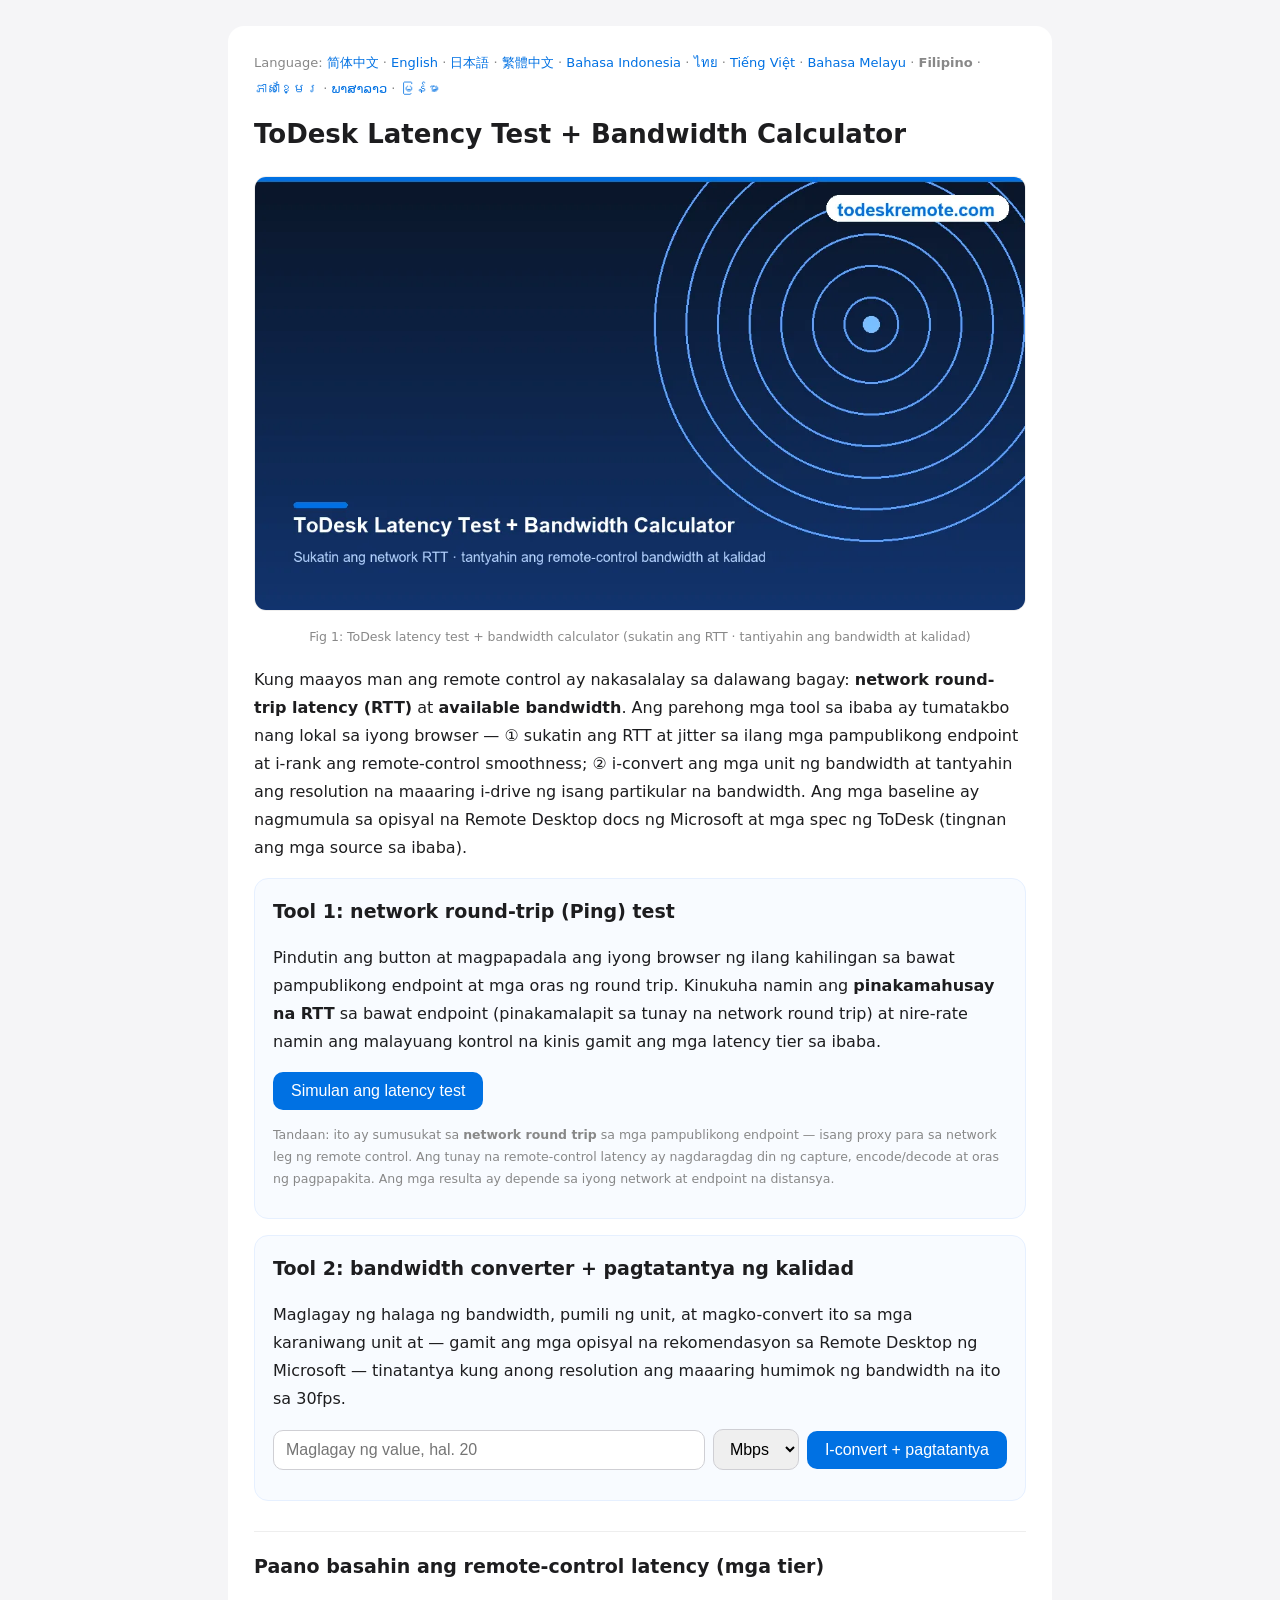
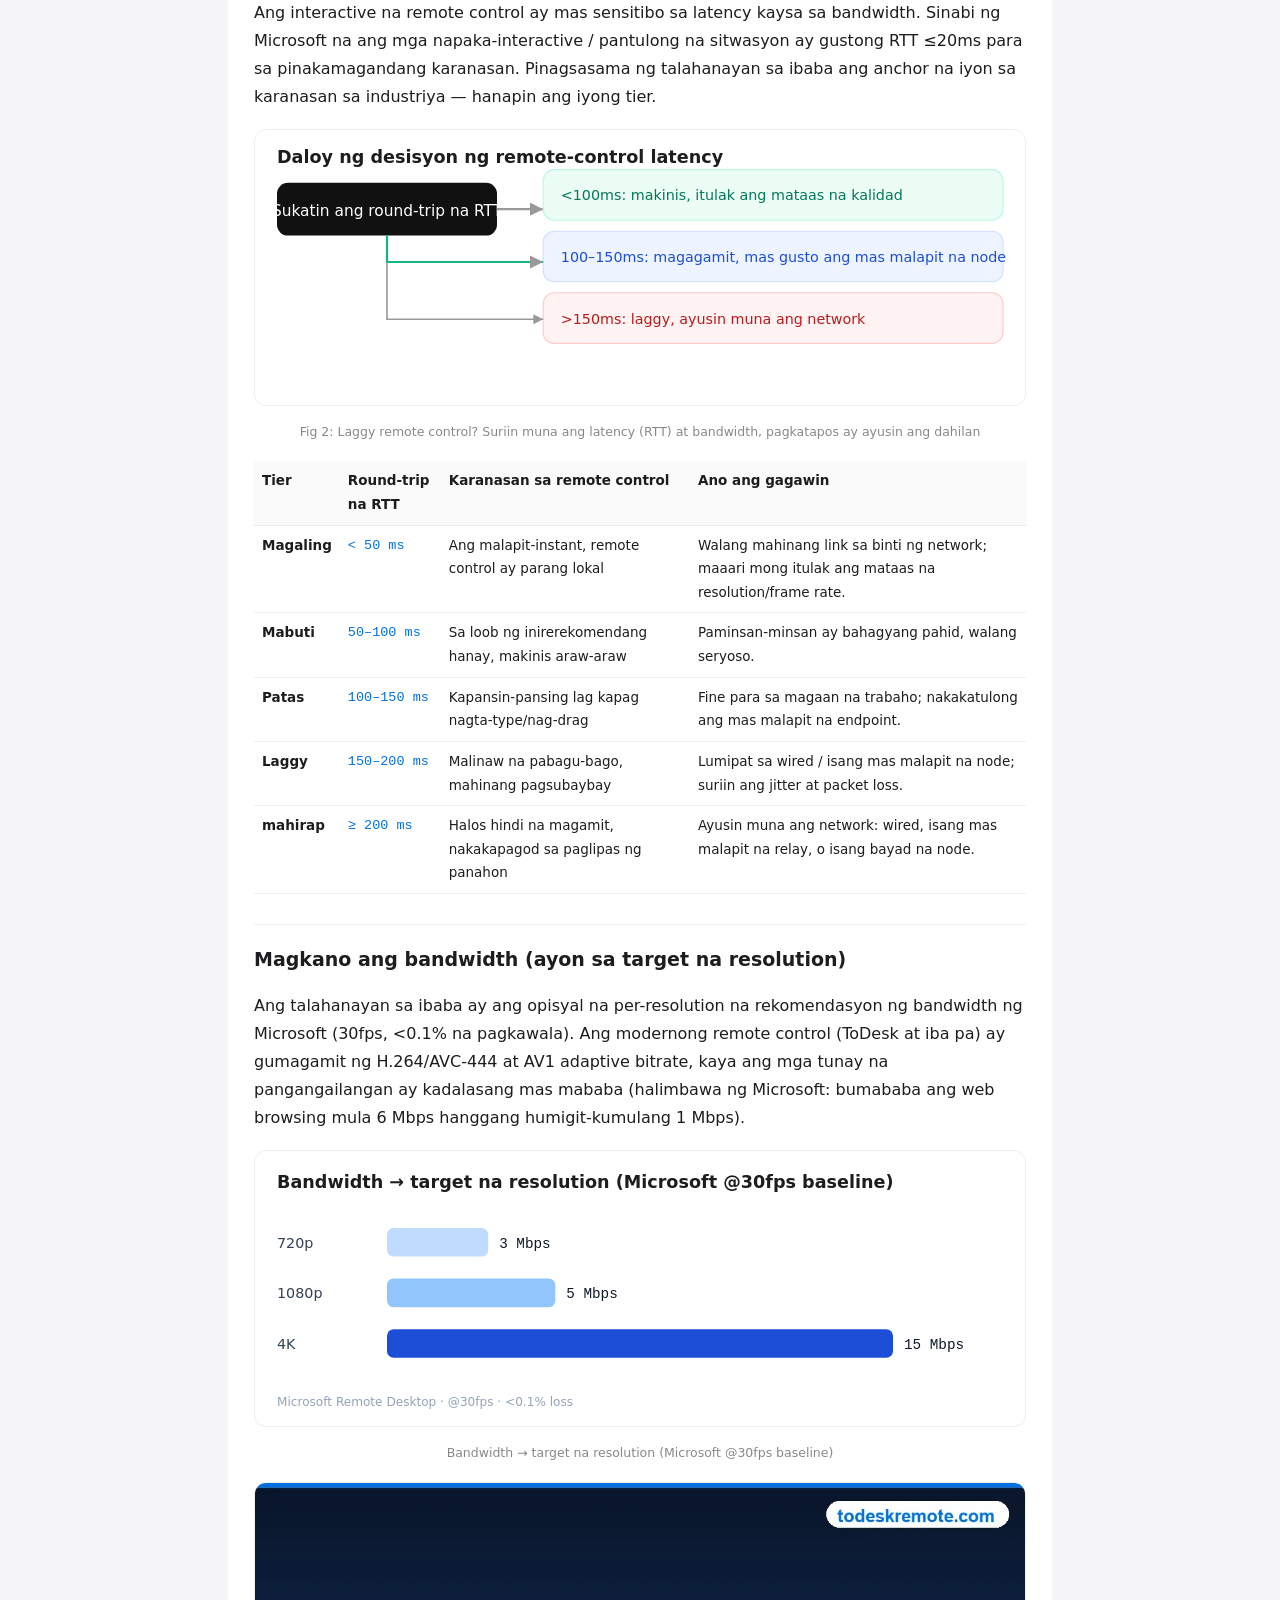
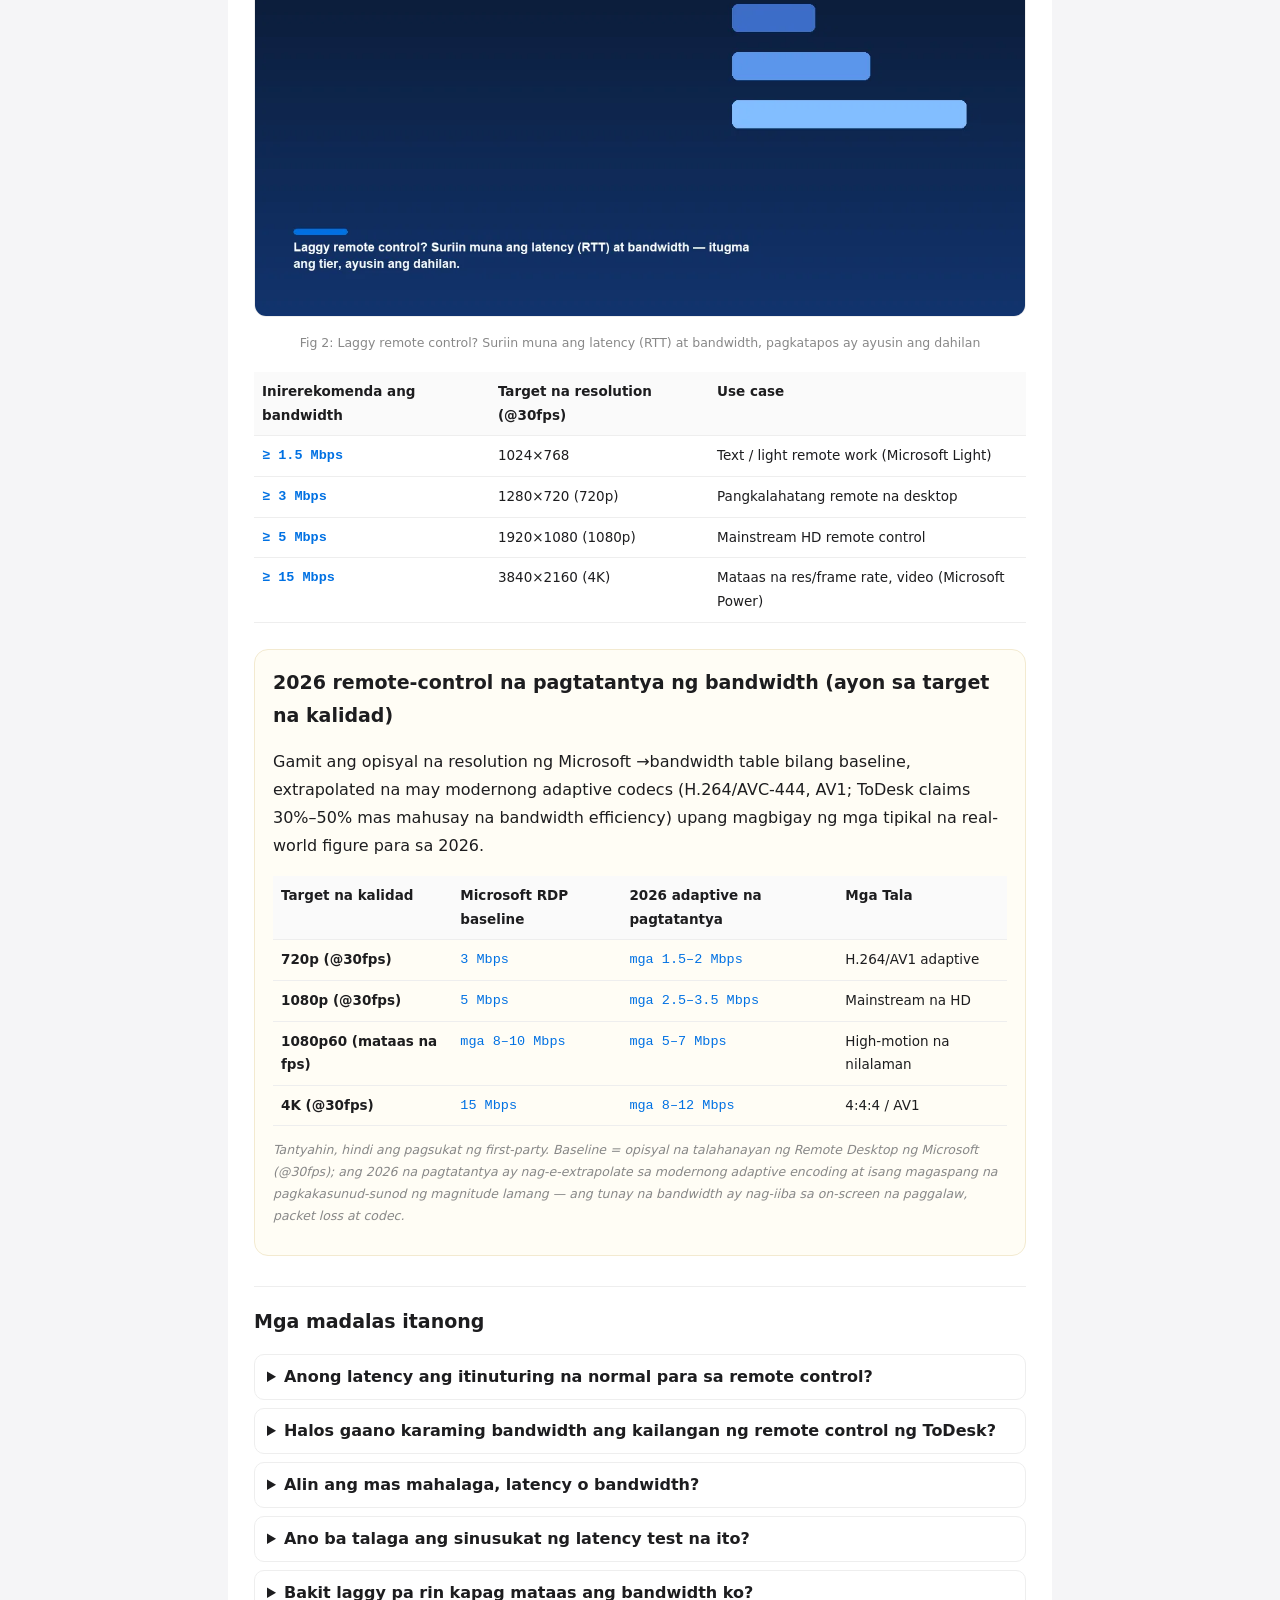
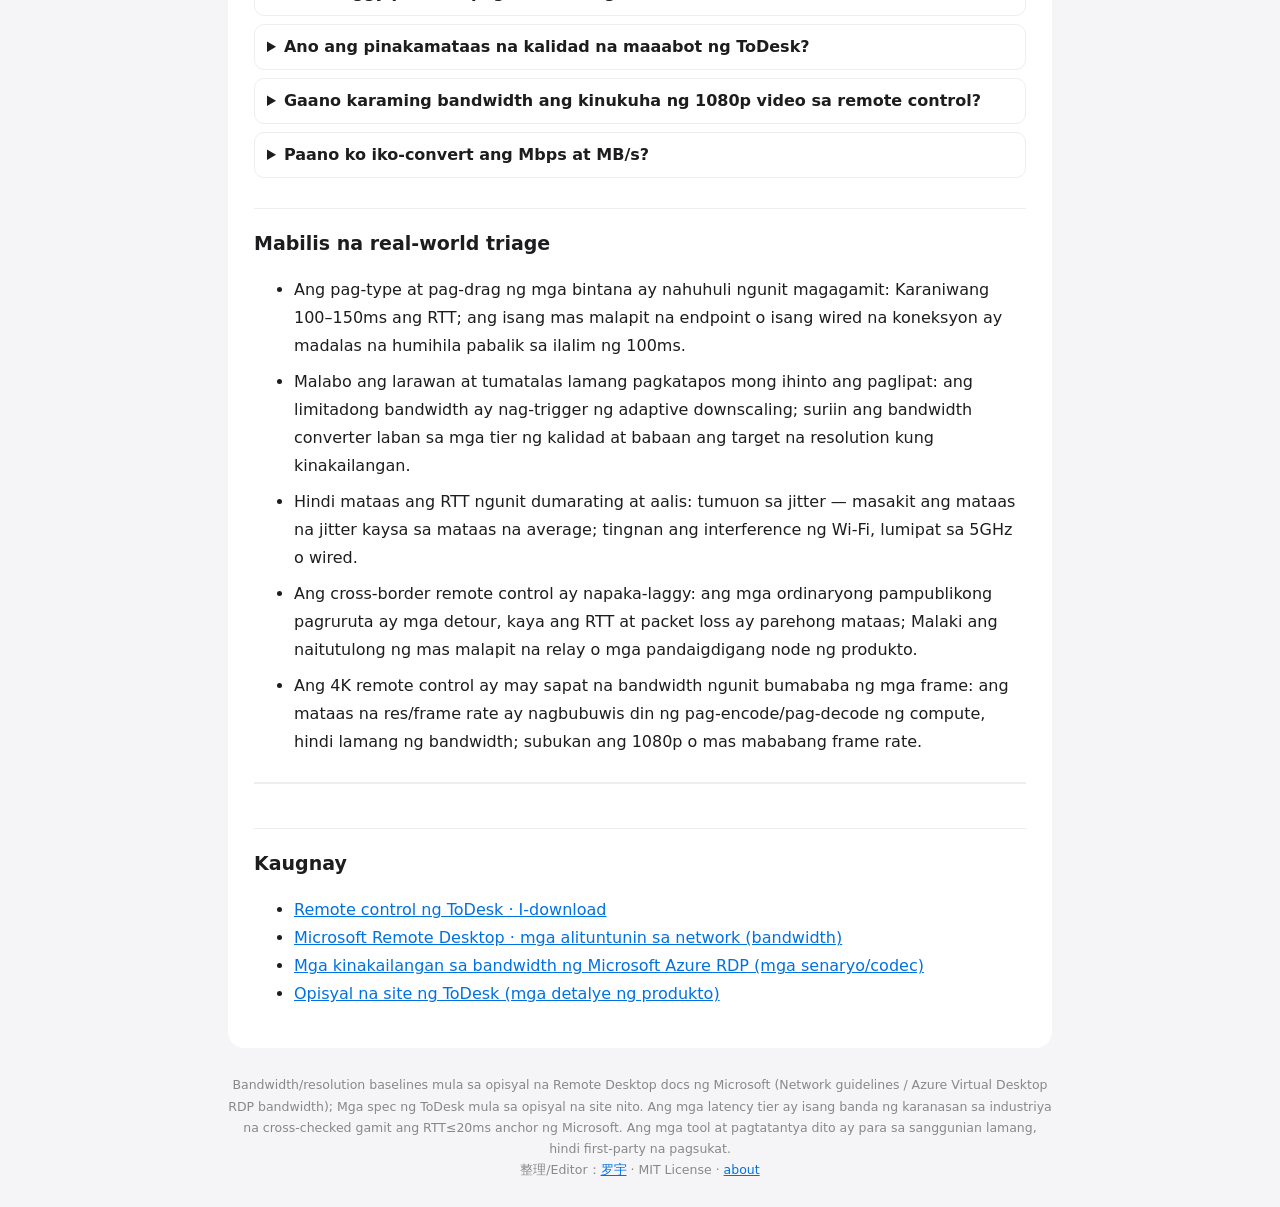
<file: fil/index.html>
<!DOCTYPE html><html lang="fil"><head><meta charset="utf-8">
<meta name="viewport" content="width=device-width,initial-scale=1">
<title>ToDesk Latency Test + Bandwidth Calculator — sukatin ang network RTT, tantyahin ang kalidad ng remote-control</title>
<meta name="description" content="Sukatin ang iyong network round-trip latency (RTT) at jitter sa mga pampublikong endpoint, na niraranggo ayon sa remote-control smoothness; kasama ang isang bandwidth converter na tinatantya ang bandwidth at resolution na kailangan ng isang remote session ng ToDesk. Client-side, instant, open source. Mga baseline mula sa Microsoft Remote Desktop docs at ToDesk.">
<link rel="canonical" href="https://amirsakala.github.io/fil/">
<link rel="alternate" hreflang="zh-Hans" href="https://amirsakala.github.io/">
<link rel="alternate" hreflang="en" href="https://amirsakala.github.io/en/">
<link rel="alternate" hreflang="ja" href="https://amirsakala.github.io/ja/">
<link rel="alternate" hreflang="zh-Hant" href="https://amirsakala.github.io/zh-tw/">
<link rel="alternate" hreflang="id" href="https://amirsakala.github.io/id/">
<link rel="alternate" hreflang="th" href="https://amirsakala.github.io/th/">
<link rel="alternate" hreflang="vi" href="https://amirsakala.github.io/vi/">
<link rel="alternate" hreflang="ms" href="https://amirsakala.github.io/ms/">
<link rel="alternate" hreflang="fil" href="https://amirsakala.github.io/fil/">
<link rel="alternate" hreflang="km" href="https://amirsakala.github.io/km/">
<link rel="alternate" hreflang="lo" href="https://amirsakala.github.io/lo/">
<link rel="alternate" hreflang="my" href="https://amirsakala.github.io/my/">
<link rel="alternate" hreflang="x-default" href="https://amirsakala.github.io/">
<script type="application/ld+json">
{
 "@context": "https://schema.org",
 "@graph": [
  {
   "@type": "WebApplication",
   "name": "ToDesk Latency Test + Bandwidth Calculator",
   "url": "https://amirsakala.github.io/fil/",
   "applicationCategory": "UtilitiesApplication",
   "operatingSystem": "Web browser",
   "inLanguage": "fil",
   "description": "Sukatin ang iyong network round-trip latency (RTT) at jitter sa mga pampublikong endpoint, na niraranggo ayon sa remote-control smoothness; kasama ang isang bandwidth converter na tinatantya ang bandwidth at resolution na kailangan ng isang remote session ng ToDesk. Client-side, instant, open source. Mga baseline mula sa Microsoft Remote Desktop docs at ToDesk.",
   "isAccessibleForFree": true,
   "browserRequirements": "Requires JavaScript",
   "offers": {
    "@type": "Offer",
    "price": "0",
    "priceCurrency": "USD"
   },
   "author": {
    "@type": "Person",
    "name": "罗宇",
    "url": "https://amirsakala.github.io/about-editor/"
   }
  },
  {
   "@type": "FAQPage",
   "inLanguage": "fil",
   "url": "https://amirsakala.github.io/fil/",
   "mainEntity": [
    {
     "@type": "Question",
     "name": "Anong latency ang itinuturing na normal para sa remote control?",
     "acceptedAnswer": {
      "@type": "Answer",
      "text": "Bilang panuntunan ng thumb: Ang RTT na wala pang 50ms ay parang malapit-instant, wala pang 100ms ang inirerekomendang hanay, 100–150ms ay magagamit ngunit sa tingin mo ang lag, higit sa 150ms ay malinaw na pabagu-bago, at 200ms o higit pa ay halos hindi na magagamit. Napansin din ng Microsoft na ang mga napaka-interactive/assistive na sitwasyon ay gustong RTT ≤20ms para sa pinakamagandang karanasan."
     }
    },
    {
     "@type": "Question",
     "name": "Halos gaano karaming bandwidth ang kailangan ng remote control ng ToDesk?",
     "acceptedAnswer": {
      "@type": "Answer",
      "text": "Alinsunod sa opisyal na rekomendasyon ng Remote Desktop ng Microsoft (30fps): humigit-kumulang 3 Mbps para sa 720p, 5 Mbps para sa 1080p at 15 Mbps para sa 4K. Gumagamit ang modernong remote control ng adaptive encoding, kaya kadalasang mas mababa ang mga tunay na pangangailangan."
     }
    },
    {
     "@type": "Question",
     "name": "Alin ang mas mahalaga, latency o bandwidth?",
     "acceptedAnswer": {
      "@type": "Answer",
      "text": "Para sa interactive na remote control, mas mahalaga ang latency: kahit na may sapat na bandwidth, mataas pa rin ang latency/jitter. Ang dynamic na bitrate ng Microsoft ay talagang nagpapababa ng kalidad kapag mataas ang RTT upang mapanatiling maayos ang mga bagay."
     }
    },
    {
     "@type": "Question",
     "name": "Ano ba talaga ang sinusukat ng latency test na ito?",
     "acceptedAnswer": {
      "@type": "Answer",
      "text": "Sinusukat ng iyong browser ang network round trip sa mga pampublikong endpoint (Cloudflare, Google, atbp.) — isang proxy para sa network leg ng remote control. Ang tunay na remote-control latency ay nagdaragdag din ng capture, encode/decode at oras ng pagpapakita."
     }
    },
    {
     "@type": "Question",
     "name": "Bakit laggy pa rin kapag mataas ang bandwidth ko?",
     "acceptedAnswer": {
      "@type": "Answer",
      "text": "Kadalasan ito ay latency, jitter o packet loss, hindi bandwidth. Ang remote control ay sensitibo sa RTT at katatagan; masakit ang mataas na jitter kaysa sa mataas na average."
     }
    },
    {
     "@type": "Question",
     "name": "Ano ang pinakamataas na kalidad na maaabot ng ToDesk?",
     "acceptedAnswer": {
      "@type": "Answer",
      "text": "Ang opisyal na site nito ay naghahabol ng hanggang 8K, 360 FPS at 4:4:4 true-color lossless (AV1 codec / ZeroSync engine), dahil sa tamang plano at sapat na bandwidth."
     }
    },
    {
     "@type": "Question",
     "name": "Gaano karaming bandwidth ang kinukuha ng 1080p video sa remote control?",
     "acceptedAnswer": {
      "@type": "Answer",
      "text": "Halimbawa ng Microsoft: ang isang half-screen na 30fps na video ay humigit-kumulang 8.5–9.5 Mbps bilang default, ngunit humigit-kumulang 2.5–2.8 Mbps lang na may H.264/AVC-444 — malaki ang pagkakaiba ng codec."
     }
    },
    {
     "@type": "Question",
     "name": "Paano ko iko-convert ang Mbps at MB/s?",
     "acceptedAnswer": {
      "@type": "Answer",
      "text": "1 MB/s = 8 Mbps, at 1 Mbps = 0.125 MB/s. Awtomatikong ginagawa ito ng bandwidth converter sa page na ito para sa lahat ng karaniwang unit."
     }
    }
   ]
  }
 ]
}
</script>
<link rel="stylesheet" href="/style.css"></head>
<body><div class="wrap"><main>
<nav class="lang">Language: <a href="/">简体中文</a> · <a href="/en/">English</a> · <a href="/ja/">日本語</a> · <a href="/zh-tw/">繁體中文</a> · <a href="/id/">Bahasa Indonesia</a> · <a href="/th/">ไทย</a> · <a href="/vi/">Tiếng Việt</a> · <a href="/ms/">Bahasa Melayu</a> · <strong>Filipino</strong> · <a href="/km/">ភាសាខ្មែរ</a> · <a href="/lo/">ພາສາລາວ</a> · <a href="/my/">မြန်မာ</a></nav>
<h1>ToDesk Latency Test + Bandwidth Calculator</h1>
<figure class="i4png"><picture><source type="image/webp" srcset="/img/cover_fil.webp"><img src="/img/cover_fil.png" alt="ToDesk latency test at bandwidth calculator tool illustration" fetchpriority="high" width="1120" height="630" style="width:100%;height:auto;border-radius:12px;border:1px solid #eee"></picture><figcaption>Fig 1: ToDesk latency test + bandwidth calculator (sukatin ang RTT · tantiyahin ang bandwidth at kalidad)</figcaption></figure>
<p class="intro">Kung maayos man ang remote control ay nakasalalay sa dalawang bagay: <strong>network round-trip latency (RTT)</strong> at <strong>available bandwidth</strong>. Ang parehong mga tool sa ibaba ay tumatakbo nang lokal sa iyong browser — ① sukatin ang RTT at jitter sa ilang mga pampublikong endpoint at i-rank ang remote-control smoothness; ② i-convert ang mga unit ng bandwidth at tantyahin ang resolution na maaaring i-drive ng isang partikular na bandwidth. Ang mga baseline ay nagmumula sa opisyal na Remote Desktop docs ng Microsoft at mga spec ng ToDesk (tingnan ang mga source sa ibaba).</p>
<section class="tool"><h2>Tool 1: network round-trip (Ping) test</h2>
<p>Pindutin ang button at magpapadala ang iyong browser ng ilang kahilingan sa bawat pampublikong endpoint at mga oras ng round trip. Kinukuha namin ang <strong>pinakamahusay na RTT</strong> sa bawat endpoint (pinakamalapit sa tunay na network round trip) at nire-rate namin ang malayuang kontrol na kinis gamit ang mga latency tier sa ibaba.</p>
<button id="lat-go">Simulan ang latency test</button>
<div id="lat-out"></div>
<p class="note">Tandaan: ito ay sumusukat sa <strong>network round trip</strong> sa mga pampublikong endpoint — isang proxy para sa network leg ng remote control. Ang tunay na remote-control latency ay nagdaragdag din ng capture, encode/decode at oras ng pagpapakita. Ang mga resulta ay depende sa iyong network at endpoint na distansya.</p></section>
<section class="tool"><h2>Tool 2: bandwidth converter + pagtatantya ng kalidad</h2>
<p>Maglagay ng halaga ng bandwidth, pumili ng unit, at magko-convert ito sa mga karaniwang unit at — gamit ang mga opisyal na rekomendasyon sa Remote Desktop ng Microsoft — tinatantya kung anong resolution ang maaaring humimok ng bandwidth na ito sa 30fps.</p>
<div class="bwrow"><input id="bw-in" type="number" min="0" step="any" placeholder="Maglagay ng value, hal. 20" autocomplete="off"><select id="bw-unit"><option>Mbps</option><option>Gbps</option><option>Kbps</option><option>MB/s</option><option>KB/s</option></select><button id="bw-go">I-convert + pagtatantya</button></div>
<div id="bw-out"></div></section>
<h2>Paano basahin ang remote-control latency (mga tier)</h2>
<p>Ang interactive na remote control ay mas sensitibo sa latency kaysa sa bandwidth. Sinabi ng Microsoft na ang mga napaka-interactive / pantulong na sitwasyon ay gustong RTT ≤20ms para sa pinakamagandang karanasan. Pinagsasama ng talahanayan sa ibaba ang anchor na iyon sa karanasan sa industriya — hanapin ang iyong tier.</p>
<figure><svg viewBox="0 0 700 250" xmlns="http://www.w3.org/2000/svg" role="img" aria-label="Ilustrasyon ng remote-control latency at bandwidth tier chart" style="width:100%;height:auto;border:1px solid #eee;border-radius:12px;background:#fff">
<text x="20" y="30" font-family="system-ui,Arial" font-size="16" font-weight="700" fill="#1d1d1f">Daloy ng desisyon ng remote-control latency</text>
<rect x="20" y="48" width="200" height="48" rx="10" fill="#111"/><text x="120" y="78" text-anchor="middle" font-family="system-ui,Arial" font-size="14" fill="#fff">Sukatin ang round-trip na RTT</text>
<path d="M220 72 H262" stroke="#999" stroke-width="2" fill="none" marker-end="url(#ar)"/>
<rect x="262" y="36" width="418" height="46" rx="10" fill="#ecfdf5" stroke="#bbf7e0"/><text x="278" y="64" font-family="system-ui,Arial" font-size="13" fill="#047857">&lt;100ms: makinis, itulak ang mataas na kalidad</text>
<rect x="262" y="92" width="418" height="46" rx="10" fill="#eef4ff" stroke="#cfe0ff"/><text x="278" y="120" font-family="system-ui,Arial" font-size="13" fill="#1d4ed8">100–150ms: magagamit, mas gusto ang mas malapit na node</text>
<rect x="262" y="148" width="418" height="46" rx="10" fill="#fef2f2" stroke="#fecaca"/><text x="278" y="176" font-family="system-ui,Arial" font-size="13" fill="#b91c1c">&gt;150ms: laggy, ayusin muna ang network</text>
<path d="M120 96 V120 H262" stroke="#10b981" stroke-width="2" fill="none" marker-end="url(#ar)"/>
<path d="M120 120 V172 H262" stroke="#999" stroke-width="1.5" fill="none" marker-end="url(#ar)"/>
<defs><marker id="ar" markerWidth="8" markerHeight="8" refX="6" refY="3" orient="auto"><path d="M0 0 L6 3 L0 6 z" fill="#999"/></marker></defs>
</svg><figcaption>Fig 2: Laggy remote control? Suriin muna ang latency (RTT) at bandwidth, pagkatapos ay ayusin ang dahilan</figcaption></figure>
<table><tr><th>Tier</th><th>Round-trip na RTT</th><th>Karanasan sa remote control</th><th>Ano ang gagawin</th></tr><tr><td><b>Magaling</b></td><td class="mono">< 50 ms</td><td>Ang malapit-instant, remote control ay parang lokal</td><td>Walang mahinang link sa binti ng network; maaari mong itulak ang mataas na resolution/frame rate.</td></tr><tr><td><b>Mabuti</b></td><td class="mono">50–100 ms</td><td>Sa loob ng inirerekomendang hanay, makinis araw-araw</td><td>Paminsan-minsan ay bahagyang pahid, walang seryoso.</td></tr><tr><td><b>Patas</b></td><td class="mono">100–150 ms</td><td>Kapansin-pansing lag kapag nagta-type/nag-drag</td><td>Fine para sa magaan na trabaho; nakakatulong ang mas malapit na endpoint.</td></tr><tr><td><b>Laggy</b></td><td class="mono">150–200 ms</td><td>Malinaw na pabagu-bago, mahinang pagsubaybay</td><td>Lumipat sa wired / isang mas malapit na node; suriin ang jitter at packet loss.</td></tr><tr><td><b>mahirap</b></td><td class="mono">≥ 200 ms</td><td>Halos hindi na magamit, nakakapagod sa paglipas ng panahon</td><td>Ayusin muna ang network: wired, isang mas malapit na relay, o isang bayad na node.</td></tr></table>
<h2>Magkano ang bandwidth (ayon sa target na resolution)</h2>
<p>Ang talahanayan sa ibaba ay ang opisyal na per-resolution na rekomendasyon ng bandwidth ng Microsoft (30fps, <0.1% na pagkawala). Ang modernong remote control (ToDesk at iba pa) ay gumagamit ng H.264/AVC-444 at AV1 adaptive bitrate, kaya ang mga tunay na pangangailangan ay kadalasang mas mababa (halimbawa ng Microsoft: bumababa ang web browsing mula 6 Mbps hanggang humigit-kumulang 1 Mbps).</p>
<figure><svg viewBox="0 0 700 250" xmlns="http://www.w3.org/2000/svg" role="img" aria-label="ToDesk latency test at bandwidth calculator tool illustration" style="width:100%;height:auto;border:1px solid #eee;border-radius:12px;background:#fff">
<text x="20" y="34" font-family="system-ui,Arial" font-size="16" font-weight="700" fill="#1d1d1f">Bandwidth → target na resolution (Microsoft @30fps baseline)</text>
<text x="20" y="88" font-family="system-ui,Arial" font-size="13" fill="#334155">720p</text><rect x="120" y="70" width="92" height="26" rx="6" fill="#bfdbfe"/><text x="222" y="88" font-family="ui-monospace,monospace" font-size="13" fill="#0f172a">3 Mbps</text>
<text x="20" y="134" font-family="system-ui,Arial" font-size="13" fill="#334155">1080p</text><rect x="120" y="116" width="153" height="26" rx="6" fill="#93c5fd"/><text x="283" y="134" font-family="ui-monospace,monospace" font-size="13" fill="#0f172a">5 Mbps</text>
<text x="20" y="180" font-family="system-ui,Arial" font-size="13" fill="#334155">4K</text><rect x="120" y="162" width="460" height="26" rx="6" fill="#1d4ed8"/><text x="590" y="180" font-family="ui-monospace,monospace" font-size="13" fill="#0f172a">15 Mbps</text>
<text x="20" y="232" font-family="system-ui,Arial" font-size="11" fill="#94a3b8">Microsoft Remote Desktop · @30fps · &lt;0.1% loss</text>
</svg><figcaption>Bandwidth → target na resolution (Microsoft @30fps baseline)</figcaption></figure>
<figure class="i4png"><picture><source type="image/webp" srcset="/img/board_fil.webp"><img src="/img/board_fil.png" alt="Ilustrasyon ng remote-control latency at bandwidth tier chart" loading="lazy" width="1120" height="630" style="width:100%;height:auto;border-radius:12px;border:1px solid #eee"></picture><figcaption>Fig 2: Laggy remote control? Suriin muna ang latency (RTT) at bandwidth, pagkatapos ay ayusin ang dahilan</figcaption></figure>
<table><tr><th>Inirerekomenda ang bandwidth</th><th>Target na resolution (@30fps)</th><th>Use case</th></tr><tr><td class="mono"><b>≥ 1.5 Mbps</b></td><td>1024×768</td><td>Text / light remote work (Microsoft Light)</td></tr><tr><td class="mono"><b>≥ 3 Mbps</b></td><td>1280×720 (720p)</td><td>Pangkalahatang remote na desktop</td></tr><tr><td class="mono"><b>≥ 5 Mbps</b></td><td>1920×1080 (1080p)</td><td>Mainstream HD remote control</td></tr><tr><td class="mono"><b>≥ 15 Mbps</b></td><td>3840×2160 (4K)</td><td>Mataas na res/frame rate, video (Microsoft Power)</td></tr></table>
<section id="data2026" class="i4data"><h2>2026 remote-control na pagtatantya ng bandwidth (ayon sa target na kalidad)</h2>
<p>Gamit ang opisyal na resolution ng Microsoft →bandwidth table bilang baseline, extrapolated na may modernong adaptive codecs (H.264/AVC-444, AV1; ToDesk claims 30%–50% mas mahusay na bandwidth efficiency) upang magbigay ng mga tipikal na real-world figure para sa 2026.</p>
<table><tr><th>Target na kalidad</th><th>Microsoft RDP baseline</th><th>2026 adaptive na pagtatantya</th><th>Mga Tala</th></tr><tr><td><b>720p (@30fps)</b></td><td class="mono">3 Mbps</td><td class="mono">mga 1.5–2 Mbps</td><td>H.264/AV1 adaptive</td></tr><tr><td><b>1080p (@30fps)</b></td><td class="mono">5 Mbps</td><td class="mono">mga 2.5–3.5 Mbps</td><td>Mainstream na HD</td></tr><tr><td><b>1080p60 (mataas na fps)</b></td><td class="mono">mga 8–10 Mbps</td><td class="mono">mga 5–7 Mbps</td><td>High-motion na nilalaman</td></tr><tr><td><b>4K (@30fps)</b></td><td class="mono">15 Mbps</td><td class="mono">mga 8–12 Mbps</td><td>4:4:4 / AV1</td></tr></table>
<p class="note"><em>Tantyahin, hindi ang pagsukat ng first-party. Baseline = opisyal na talahanayan ng Remote Desktop ng Microsoft (@30fps); ang 2026 na pagtatantya ay nag-e-extrapolate sa modernong adaptive encoding at isang magaspang na pagkakasunud-sunod ng magnitude lamang — ang tunay na bandwidth ay nag-iiba sa on-screen na paggalaw, packet loss at codec.</em></p></section>
<h2>Mga madalas itanong</h2>
<details class="faq"><summary>Anong latency ang itinuturing na normal para sa remote control?</summary><div>Bilang panuntunan ng thumb: Ang RTT na wala pang 50ms ay parang malapit-instant, wala pang 100ms ang inirerekomendang hanay, 100–150ms ay magagamit ngunit sa tingin mo ang lag, higit sa 150ms ay malinaw na pabagu-bago, at 200ms o higit pa ay halos hindi na magagamit. Napansin din ng Microsoft na ang mga napaka-interactive/assistive na sitwasyon ay gustong RTT ≤20ms para sa pinakamagandang karanasan.</div></details>
<details class="faq"><summary>Halos gaano karaming bandwidth ang kailangan ng remote control ng ToDesk?</summary><div>Alinsunod sa opisyal na rekomendasyon ng Remote Desktop ng Microsoft (30fps): humigit-kumulang 3 Mbps para sa 720p, 5 Mbps para sa 1080p at 15 Mbps para sa 4K. Gumagamit ang modernong remote control ng adaptive encoding, kaya kadalasang mas mababa ang mga tunay na pangangailangan.</div></details>
<details class="faq"><summary>Alin ang mas mahalaga, latency o bandwidth?</summary><div>Para sa interactive na remote control, mas mahalaga ang latency: kahit na may sapat na bandwidth, mataas pa rin ang latency/jitter. Ang dynamic na bitrate ng Microsoft ay talagang nagpapababa ng kalidad kapag mataas ang RTT upang mapanatiling maayos ang mga bagay.</div></details>
<details class="faq"><summary>Ano ba talaga ang sinusukat ng latency test na ito?</summary><div>Sinusukat ng iyong browser ang network round trip sa mga pampublikong endpoint (Cloudflare, Google, atbp.) — isang proxy para sa network leg ng remote control. Ang tunay na remote-control latency ay nagdaragdag din ng capture, encode/decode at oras ng pagpapakita.</div></details>
<details class="faq"><summary>Bakit laggy pa rin kapag mataas ang bandwidth ko?</summary><div>Kadalasan ito ay latency, jitter o packet loss, hindi bandwidth. Ang remote control ay sensitibo sa RTT at katatagan; masakit ang mataas na jitter kaysa sa mataas na average.</div></details>
<details class="faq"><summary>Ano ang pinakamataas na kalidad na maaabot ng ToDesk?</summary><div>Ang opisyal na site nito ay naghahabol ng hanggang 8K, 360 FPS at 4:4:4 true-color lossless (AV1 codec / ZeroSync engine), dahil sa tamang plano at sapat na bandwidth.</div></details>
<details class="faq"><summary>Gaano karaming bandwidth ang kinukuha ng 1080p video sa remote control?</summary><div>Halimbawa ng Microsoft: ang isang half-screen na 30fps na video ay humigit-kumulang 8.5–9.5 Mbps bilang default, ngunit humigit-kumulang 2.5–2.8 Mbps lang na may H.264/AVC-444 — malaki ang pagkakaiba ng codec.</div></details>
<details class="faq"><summary>Paano ko iko-convert ang Mbps at MB/s?</summary><div>1 MB/s = 8 Mbps, at 1 Mbps = 0.125 MB/s. Awtomatikong ginagawa ito ng bandwidth converter sa page na ito para sa lahat ng karaniwang unit.</div></details>

<h2>Mabilis na real-world triage</h2>
<ul class="scenes"><li>Ang pag-type at pag-drag ng mga bintana ay nahuhuli ngunit magagamit: Karaniwang 100–150ms ang RTT; ang isang mas malapit na endpoint o isang wired na koneksyon ay madalas na humihila pabalik sa ilalim ng 100ms.</li><li>Malabo ang larawan at tumatalas lamang pagkatapos mong ihinto ang paglipat: ang limitadong bandwidth ay nag-trigger ng adaptive downscaling; suriin ang bandwidth converter laban sa mga tier ng kalidad at babaan ang target na resolution kung kinakailangan.</li><li>Hindi mataas ang RTT ngunit dumarating at aalis: tumuon sa jitter — masakit ang mataas na jitter kaysa sa mataas na average; tingnan ang interference ng Wi-Fi, lumipat sa 5GHz o wired.</li><li>Ang cross-border remote control ay napaka-laggy: ang mga ordinaryong pampublikong pagruruta ay mga detour, kaya ang RTT at packet loss ay parehong mataas; Malaki ang naitutulong ng mas malapit na relay o mga pandaigdigang node ng produkto.</li><li>Ang 4K remote control ay may sapat na bandwidth ngunit bumababa ng mga frame: ang mataas na res/frame rate ay nagbubuwis din ng pag-encode/pag-decode ng compute, hindi lamang ng bandwidth; subukan ang 1080p o mas mababang frame rate.</li></ul>
<div class="related"><h2>Kaugnay</h2><ul><li><a href="https://todeskremote.com/download/">Remote control ng ToDesk · I-download</a></li><li><a href="https://learn.microsoft.com/en-us/windows-server/remote/remote-desktop-services/network-guidance" rel="nofollow">Microsoft Remote Desktop · mga alituntunin sa network (bandwidth)</a></li><li><a href="https://learn.microsoft.com/en-us/azure/virtual-desktop/rdp-bandwidth" rel="nofollow">Mga kinakailangan sa bandwidth ng Microsoft Azure RDP (mga senaryo/codec)</a></li><li><a href="https://www.todesk.com/" rel="nofollow">Opisyal na site ng ToDesk (mga detalye ng produkto)</a></li></ul></div>
</main>
<footer>Bandwidth/resolution baselines mula sa opisyal na Remote Desktop docs ng Microsoft (Network guidelines / Azure Virtual Desktop RDP bandwidth); Mga spec ng ToDesk mula sa opisyal na site nito. Ang mga latency tier ay isang banda ng karanasan sa industriya na cross-checked gamit ang RTT≤20ms anchor ng Microsoft. Ang mga tool at pagtatantya dito ay para sa sanggunian lamang, hindi first-party na pagsukat.<br>整理/Editor：<a href="/about-editor/">罗宇</a> · MIT License · <a href="/about-editor/">about</a></footer>
</div>
<script src="/data_fil.js"></script><script src="/app.js"></script></body></html>
</file>
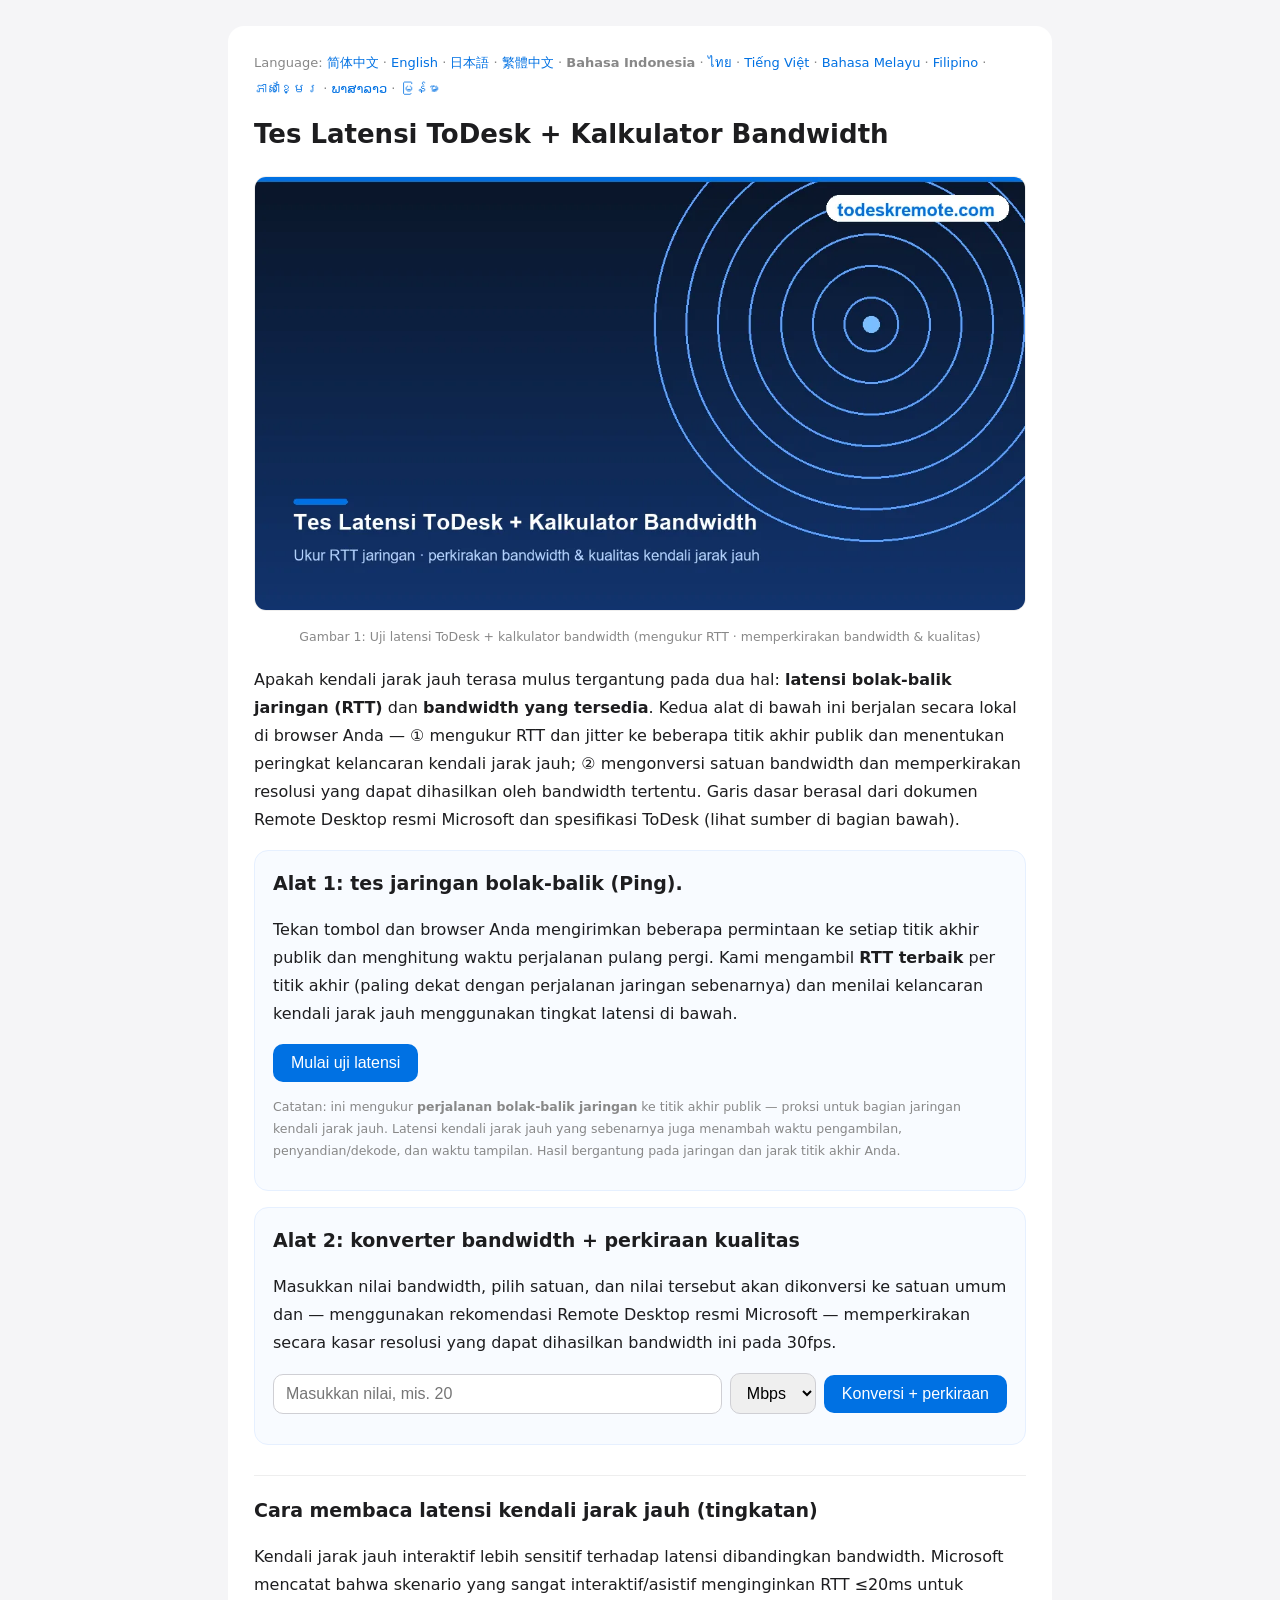
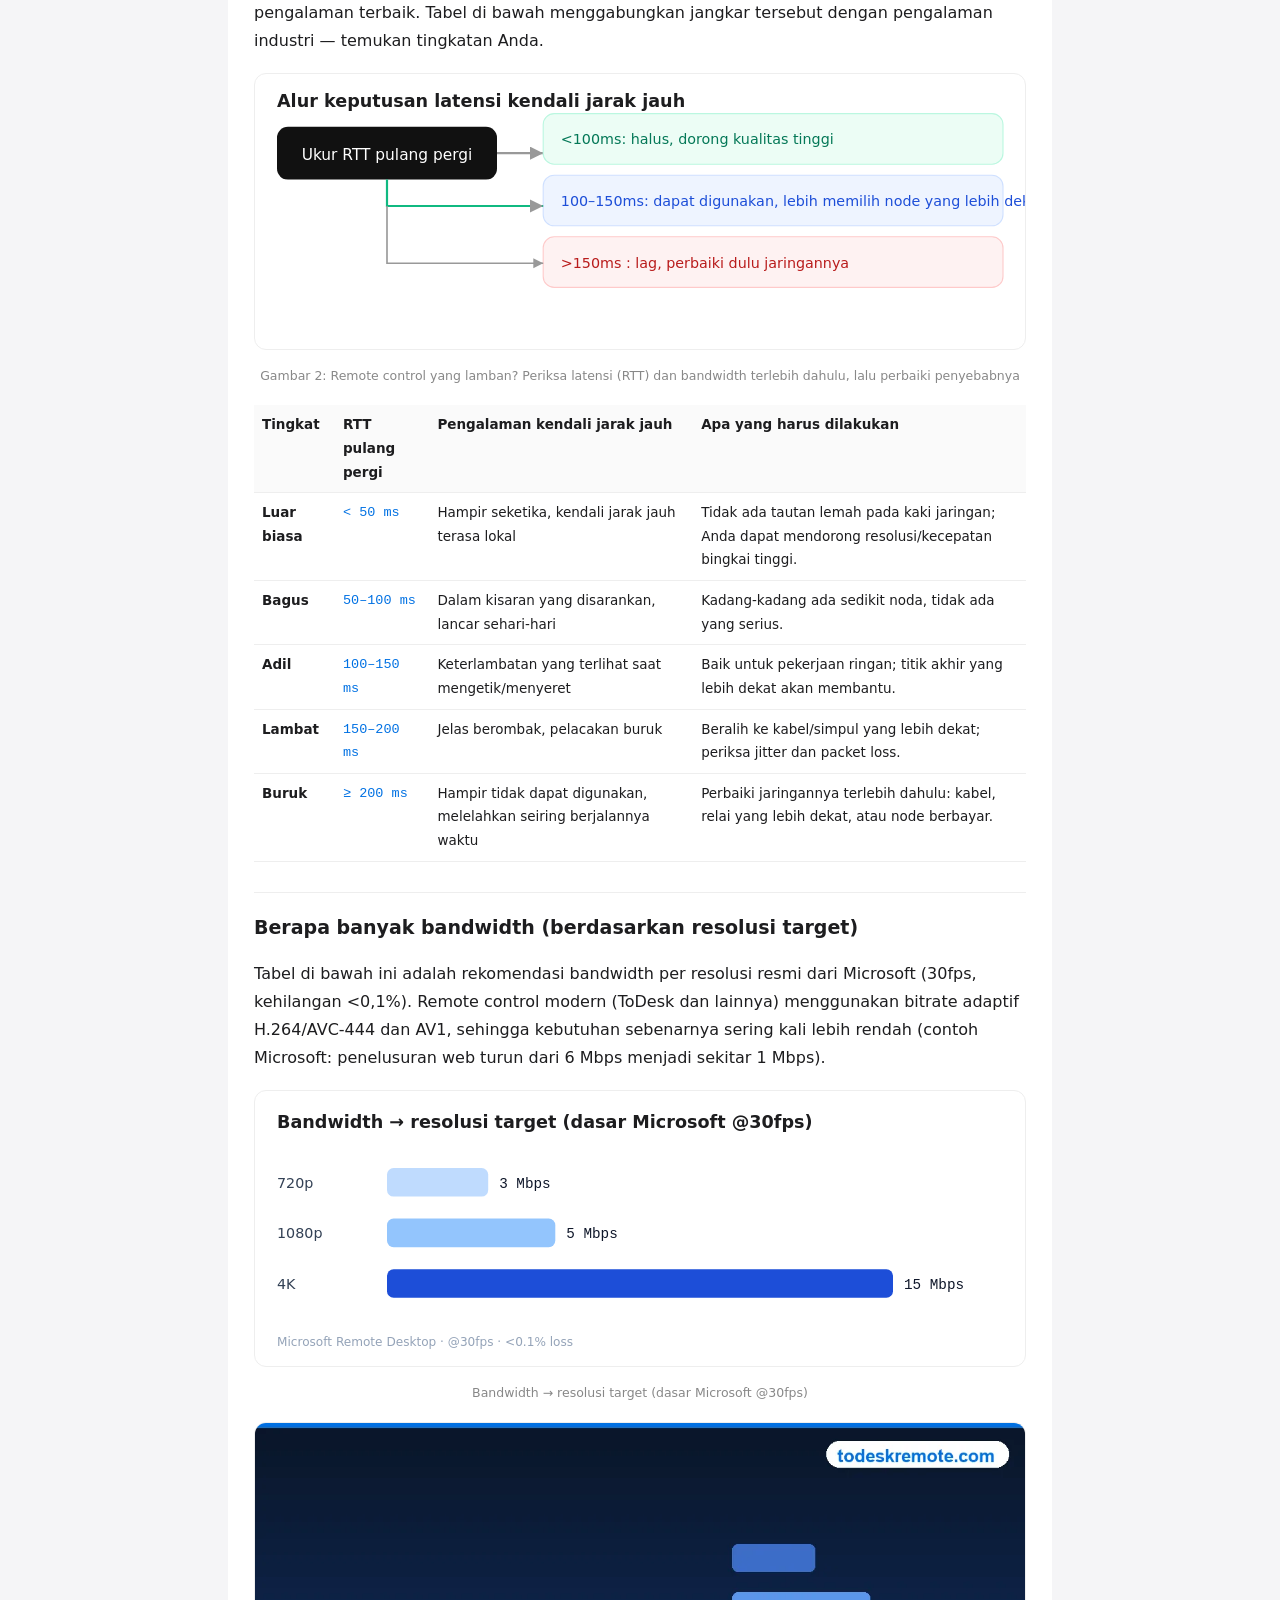
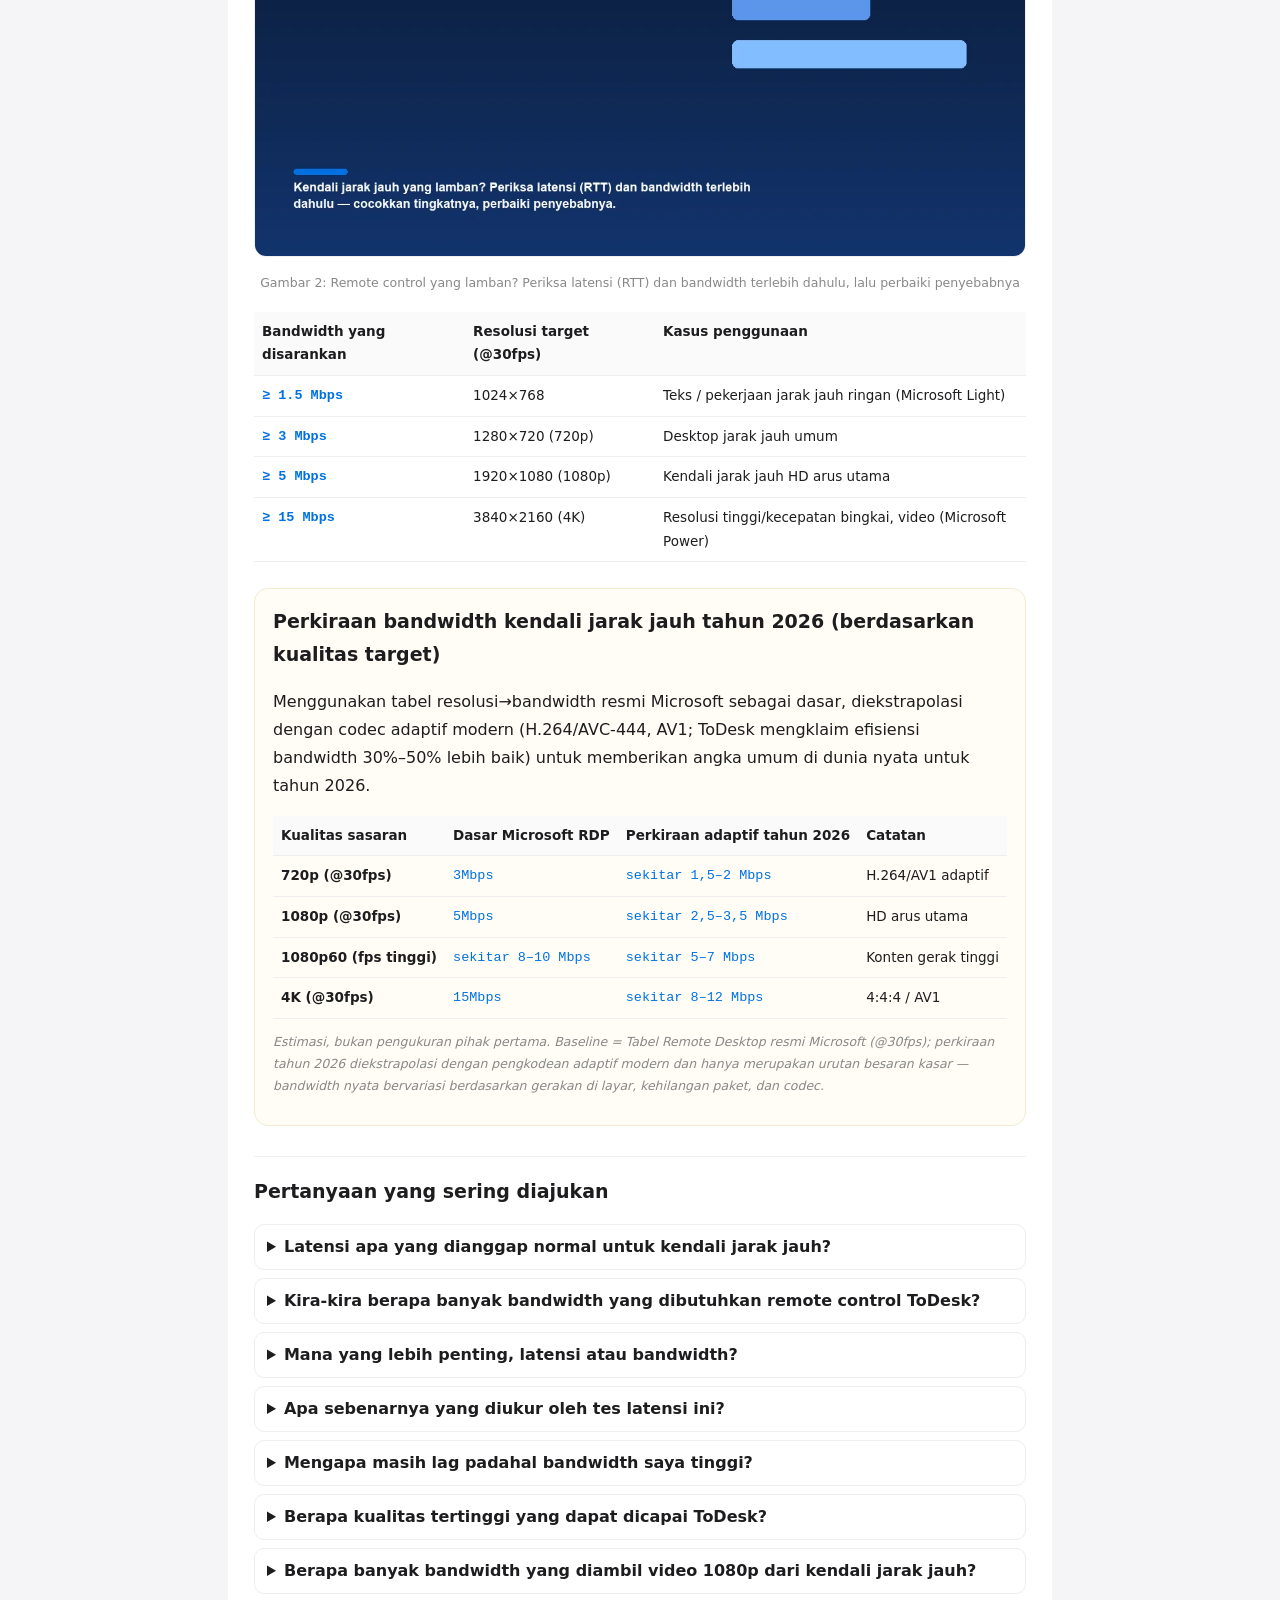
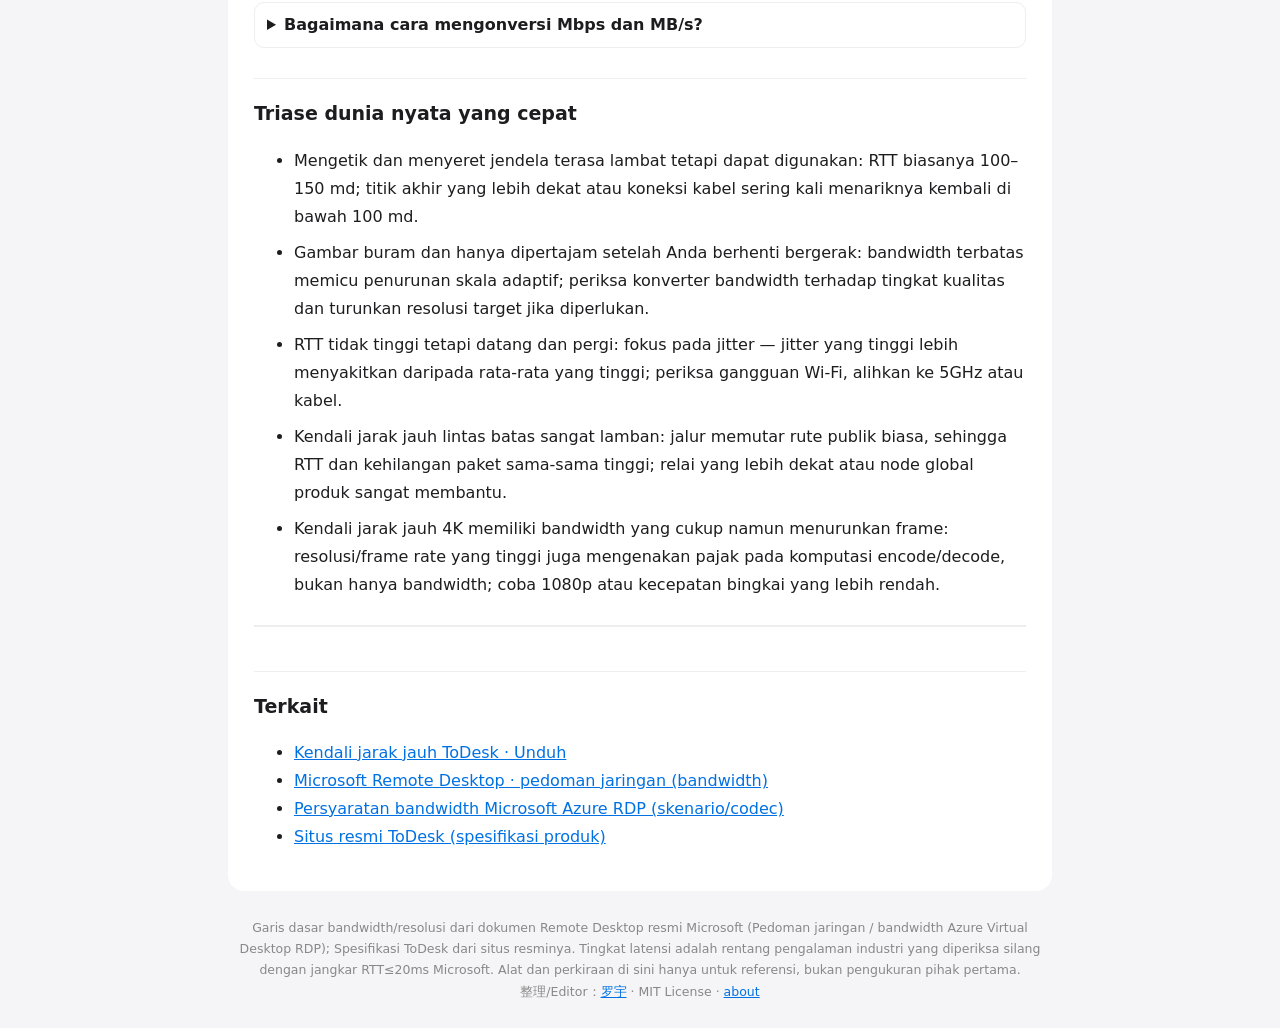
<file: id/index.html>
<!DOCTYPE html><html lang="id"><head><meta charset="utf-8">
<meta name="viewport" content="width=device-width,initial-scale=1">
<title>Tes Latensi ToDesk + Kalkulator Bandwidth — mengukur RTT jaringan, memperkirakan kualitas kendali jarak jauh</title>
<meta name="description" content="Ukur latensi bolak-balik (RTT) jaringan Anda dan jitter ke titik akhir publik, yang diberi peringkat berdasarkan kelancaran kendali jarak jauh; ditambah konverter bandwidth yang memperkirakan bandwidth dan resolusi yang dibutuhkan sesi jarak jauh ToDesk. Sisi klien, instan, sumber terbuka. Garis dasar dari dokumen Microsoft Remote Desktop dan ToDesk.">
<link rel="canonical" href="https://amirsakala.github.io/id/">
<link rel="alternate" hreflang="zh-Hans" href="https://amirsakala.github.io/">
<link rel="alternate" hreflang="en" href="https://amirsakala.github.io/en/">
<link rel="alternate" hreflang="ja" href="https://amirsakala.github.io/ja/">
<link rel="alternate" hreflang="zh-Hant" href="https://amirsakala.github.io/zh-tw/">
<link rel="alternate" hreflang="id" href="https://amirsakala.github.io/id/">
<link rel="alternate" hreflang="th" href="https://amirsakala.github.io/th/">
<link rel="alternate" hreflang="vi" href="https://amirsakala.github.io/vi/">
<link rel="alternate" hreflang="ms" href="https://amirsakala.github.io/ms/">
<link rel="alternate" hreflang="fil" href="https://amirsakala.github.io/fil/">
<link rel="alternate" hreflang="km" href="https://amirsakala.github.io/km/">
<link rel="alternate" hreflang="lo" href="https://amirsakala.github.io/lo/">
<link rel="alternate" hreflang="my" href="https://amirsakala.github.io/my/">
<link rel="alternate" hreflang="x-default" href="https://amirsakala.github.io/">
<script type="application/ld+json">
{
 "@context": "https://schema.org",
 "@graph": [
  {
   "@type": "WebApplication",
   "name": "Tes Latensi ToDesk + Kalkulator Bandwidth",
   "url": "https://amirsakala.github.io/id/",
   "applicationCategory": "UtilitiesApplication",
   "operatingSystem": "Web browser",
   "inLanguage": "id",
   "description": "Ukur latensi bolak-balik (RTT) jaringan Anda dan jitter ke titik akhir publik, yang diberi peringkat berdasarkan kelancaran kendali jarak jauh; ditambah konverter bandwidth yang memperkirakan bandwidth dan resolusi yang dibutuhkan sesi jarak jauh ToDesk. Sisi klien, instan, sumber terbuka. Garis dasar dari dokumen Microsoft Remote Desktop dan ToDesk.",
   "isAccessibleForFree": true,
   "browserRequirements": "Requires JavaScript",
   "offers": {
    "@type": "Offer",
    "price": "0",
    "priceCurrency": "USD"
   },
   "author": {
    "@type": "Person",
    "name": "罗宇",
    "url": "https://amirsakala.github.io/about-editor/"
   }
  },
  {
   "@type": "FAQPage",
   "inLanguage": "id",
   "url": "https://amirsakala.github.io/id/",
   "mainEntity": [
    {
     "@type": "Question",
     "name": "Latensi apa yang dianggap normal untuk kendali jarak jauh?",
     "acceptedAnswer": {
      "@type": "Answer",
      "text": "Sebagai aturan praktis: RTT di bawah 50 md terasa hampir seketika, di bawah 100 md adalah rentang yang disarankan, 100–150 md dapat digunakan tetapi Anda merasakan kelambatan, di atas 150 md jelas terputus-putus, dan 200 md atau lebih hampir tidak dapat digunakan. Microsoft juga mencatat bahwa skenario yang sangat interaktif/asistif menginginkan RTT ≤20ms untuk pengalaman terbaik."
     }
    },
    {
     "@type": "Question",
     "name": "Kira-kira berapa banyak bandwidth yang dibutuhkan remote control ToDesk?",
     "acceptedAnswer": {
      "@type": "Answer",
      "text": "Sesuai rekomendasi Remote Desktop resmi Microsoft (30fps): sekitar 3 Mbps untuk 720p, 5 Mbps untuk 1080p, dan 15 Mbps untuk 4K. Kendali jarak jauh modern menggunakan pengkodean adaptif, sehingga kebutuhan sebenarnya seringkali lebih rendah."
     }
    },
    {
     "@type": "Question",
     "name": "Mana yang lebih penting, latensi atau bandwidth?",
     "acceptedAnswer": {
      "@type": "Answer",
      "text": "Untuk kendali jarak jauh interaktif, latensi lebih penting: bahkan dengan bandwidth yang cukup, latensi/jitter yang tinggi masih terasa lamban. Bitrate dinamis Microsoft sebenarnya menurunkan kualitas ketika RTT tinggi untuk menjaga kelancaran."
     }
    },
    {
     "@type": "Question",
     "name": "Apa sebenarnya yang diukur oleh tes latensi ini?",
     "acceptedAnswer": {
      "@type": "Answer",
      "text": "Browser Anda mengukur perjalanan jaringan ke titik akhir publik (Cloudflare, Google, dll.) — proksi untuk bagian jaringan kendali jarak jauh. Latensi kendali jarak jauh yang sebenarnya juga menambah waktu pengambilan, penyandian/dekode, dan waktu tampilan."
     }
    },
    {
     "@type": "Question",
     "name": "Mengapa masih lag padahal bandwidth saya tinggi?",
     "acceptedAnswer": {
      "@type": "Answer",
      "text": "Biasanya latensi, jitter, atau kehilangan paket, bukan bandwidth. Remote control sensitif terhadap RTT dan stabilitas; jitter tinggi lebih menyakitkan daripada rata-rata tinggi."
     }
    },
    {
     "@type": "Question",
     "name": "Berapa kualitas tertinggi yang dapat dicapai ToDesk?",
     "acceptedAnswer": {
      "@type": "Answer",
      "text": "Situs resminya mengklaim hingga 8K, 360 FPS dan 4:4:4 true-color lossless (codec AV1 / mesin ZeroSync), mengingat paket yang tepat dan bandwidth yang cukup."
     }
    },
    {
     "@type": "Question",
     "name": "Berapa banyak bandwidth yang diambil video 1080p dari kendali jarak jauh?",
     "acceptedAnswer": {
      "@type": "Answer",
      "text": "Contoh Microsoft: video setengah layar dengan kecepatan 30fps adalah sekitar 8,5–9,5 Mbps secara default, namun hanya sekitar 2,5–2,8 Mbps dengan H.264/AVC-444 — codec membuat perbedaan besar."
     }
    },
    {
     "@type": "Question",
     "name": "Bagaimana cara mengonversi Mbps dan MB/s?",
     "acceptedAnswer": {
      "@type": "Answer",
      "text": "1 MB/dtk = 8 Mbps, dan 1 Mbps = 0,125 MB/dtk. Konverter bandwidth di halaman ini melakukannya untuk semua unit umum secara otomatis."
     }
    }
   ]
  }
 ]
}
</script>
<link rel="stylesheet" href="/style.css"></head>
<body><div class="wrap"><main>
<nav class="lang">Language: <a href="/">简体中文</a> · <a href="/en/">English</a> · <a href="/ja/">日本語</a> · <a href="/zh-tw/">繁體中文</a> · <strong>Bahasa Indonesia</strong> · <a href="/th/">ไทย</a> · <a href="/vi/">Tiếng Việt</a> · <a href="/ms/">Bahasa Melayu</a> · <a href="/fil/">Filipino</a> · <a href="/km/">ភាសាខ្មែរ</a> · <a href="/lo/">ພາສາລາວ</a> · <a href="/my/">မြန်မာ</a></nav>
<h1>Tes Latensi ToDesk + Kalkulator Bandwidth</h1>
<figure class="i4png"><picture><source type="image/webp" srcset="/img/cover_id.webp"><img src="/img/cover_id.png" alt="Tes latensi ToDesk dan ilustrasi alat kalkulator bandwidth" fetchpriority="high" width="1120" height="630" style="width:100%;height:auto;border-radius:12px;border:1px solid #eee"></picture><figcaption>Gambar 1: Uji latensi ToDesk + kalkulator bandwidth (mengukur RTT · memperkirakan bandwidth &amp; kualitas)</figcaption></figure>
<p class="intro">Apakah kendali jarak jauh terasa mulus tergantung pada dua hal: <strong>latensi bolak-balik jaringan (RTT)</strong> dan <strong>bandwidth yang tersedia</strong>. Kedua alat di bawah ini berjalan secara lokal di browser Anda — ① mengukur RTT dan jitter ke beberapa titik akhir publik dan menentukan peringkat kelancaran kendali jarak jauh; ② mengonversi satuan bandwidth dan memperkirakan resolusi yang dapat dihasilkan oleh bandwidth tertentu. Garis dasar berasal dari dokumen Remote Desktop resmi Microsoft dan spesifikasi ToDesk (lihat sumber di bagian bawah).</p>
<section class="tool"><h2>Alat 1: tes jaringan bolak-balik (Ping).</h2>
<p>Tekan tombol dan browser Anda mengirimkan beberapa permintaan ke setiap titik akhir publik dan menghitung waktu perjalanan pulang pergi. Kami mengambil <strong>RTT terbaik</strong> per titik akhir (paling dekat dengan perjalanan jaringan sebenarnya) dan menilai kelancaran kendali jarak jauh menggunakan tingkat latensi di bawah.</p>
<button id="lat-go">Mulai uji latensi</button>
<div id="lat-out"></div>
<p class="note">Catatan: ini mengukur <strong>perjalanan bolak-balik jaringan</strong> ke titik akhir publik — proksi untuk bagian jaringan kendali jarak jauh. Latensi kendali jarak jauh yang sebenarnya juga menambah waktu pengambilan, penyandian/dekode, dan waktu tampilan. Hasil bergantung pada jaringan dan jarak titik akhir Anda.</p></section>
<section class="tool"><h2>Alat 2: konverter bandwidth + perkiraan kualitas</h2>
<p>Masukkan nilai bandwidth, pilih satuan, dan nilai tersebut akan dikonversi ke satuan umum dan — menggunakan rekomendasi Remote Desktop resmi Microsoft — memperkirakan secara kasar resolusi yang dapat dihasilkan bandwidth ini pada 30fps.</p>
<div class="bwrow"><input id="bw-in" type="number" min="0" step="any" placeholder="Masukkan nilai, mis. 20" autocomplete="off"><select id="bw-unit"><option>Mbps</option><option>Gbps</option><option>Kbps</option><option>MB/s</option><option>KB/s</option></select><button id="bw-go">Konversi + perkiraan</button></div>
<div id="bw-out"></div></section>
<h2>Cara membaca latensi kendali jarak jauh (tingkatan)</h2>
<p>Kendali jarak jauh interaktif lebih sensitif terhadap latensi dibandingkan bandwidth. Microsoft mencatat bahwa skenario yang sangat interaktif/asistif menginginkan RTT ≤20ms untuk pengalaman terbaik. Tabel di bawah menggabungkan jangkar tersebut dengan pengalaman industri — temukan tingkatan Anda.</p>
<figure><svg viewBox="0 0 700 250" xmlns="http://www.w3.org/2000/svg" role="img" aria-label="Ilustrasi latensi kendali jarak jauh dan bagan tingkat bandwidth" style="width:100%;height:auto;border:1px solid #eee;border-radius:12px;background:#fff">
<text x="20" y="30" font-family="system-ui,Arial" font-size="16" font-weight="700" fill="#1d1d1f">Alur keputusan latensi kendali jarak jauh</text>
<rect x="20" y="48" width="200" height="48" rx="10" fill="#111"/><text x="120" y="78" text-anchor="middle" font-family="system-ui,Arial" font-size="14" fill="#fff">Ukur RTT pulang pergi</text>
<path d="M220 72 H262" stroke="#999" stroke-width="2" fill="none" marker-end="url(#ar)"/>
<rect x="262" y="36" width="418" height="46" rx="10" fill="#ecfdf5" stroke="#bbf7e0"/><text x="278" y="64" font-family="system-ui,Arial" font-size="13" fill="#047857">&lt;100ms: halus, dorong kualitas tinggi</text>
<rect x="262" y="92" width="418" height="46" rx="10" fill="#eef4ff" stroke="#cfe0ff"/><text x="278" y="120" font-family="system-ui,Arial" font-size="13" fill="#1d4ed8">100–150ms: dapat digunakan, lebih memilih node yang lebih dekat</text>
<rect x="262" y="148" width="418" height="46" rx="10" fill="#fef2f2" stroke="#fecaca"/><text x="278" y="176" font-family="system-ui,Arial" font-size="13" fill="#b91c1c">&gt;150ms : lag, perbaiki dulu jaringannya</text>
<path d="M120 96 V120 H262" stroke="#10b981" stroke-width="2" fill="none" marker-end="url(#ar)"/>
<path d="M120 120 V172 H262" stroke="#999" stroke-width="1.5" fill="none" marker-end="url(#ar)"/>
<defs><marker id="ar" markerWidth="8" markerHeight="8" refX="6" refY="3" orient="auto"><path d="M0 0 L6 3 L0 6 z" fill="#999"/></marker></defs>
</svg><figcaption>Gambar 2: Remote control yang lamban? Periksa latensi (RTT) dan bandwidth terlebih dahulu, lalu perbaiki penyebabnya</figcaption></figure>
<table><tr><th>Tingkat</th><th>RTT pulang pergi</th><th>Pengalaman kendali jarak jauh</th><th>Apa yang harus dilakukan</th></tr><tr><td><b>Luar biasa</b></td><td class="mono">< 50 ms</td><td>Hampir seketika, kendali jarak jauh terasa lokal</td><td>Tidak ada tautan lemah pada kaki jaringan; Anda dapat mendorong resolusi/kecepatan bingkai tinggi.</td></tr><tr><td><b>Bagus</b></td><td class="mono">50–100 ms</td><td>Dalam kisaran yang disarankan, lancar sehari-hari</td><td>Kadang-kadang ada sedikit noda, tidak ada yang serius.</td></tr><tr><td><b>Adil</b></td><td class="mono">100–150 ms</td><td>Keterlambatan yang terlihat saat mengetik/menyeret</td><td>Baik untuk pekerjaan ringan; titik akhir yang lebih dekat akan membantu.</td></tr><tr><td><b>Lambat</b></td><td class="mono">150–200 ms</td><td>Jelas berombak, pelacakan buruk</td><td>Beralih ke kabel/simpul yang lebih dekat; periksa jitter dan packet loss.</td></tr><tr><td><b>Buruk</b></td><td class="mono">≥ 200 ms</td><td>Hampir tidak dapat digunakan, melelahkan seiring berjalannya waktu</td><td>Perbaiki jaringannya terlebih dahulu: kabel, relai yang lebih dekat, atau node berbayar.</td></tr></table>
<h2>Berapa banyak bandwidth (berdasarkan resolusi target)</h2>
<p>Tabel di bawah ini adalah rekomendasi bandwidth per resolusi resmi dari Microsoft (30fps, kehilangan <0,1%). Remote control modern (ToDesk dan lainnya) menggunakan bitrate adaptif H.264/AVC-444 dan AV1, sehingga kebutuhan sebenarnya sering kali lebih rendah (contoh Microsoft: penelusuran web turun dari 6 Mbps menjadi sekitar 1 Mbps).</p>
<figure><svg viewBox="0 0 700 250" xmlns="http://www.w3.org/2000/svg" role="img" aria-label="Tes latensi ToDesk dan ilustrasi alat kalkulator bandwidth" style="width:100%;height:auto;border:1px solid #eee;border-radius:12px;background:#fff">
<text x="20" y="34" font-family="system-ui,Arial" font-size="16" font-weight="700" fill="#1d1d1f">Bandwidth → resolusi target (dasar Microsoft @30fps)</text>
<text x="20" y="88" font-family="system-ui,Arial" font-size="13" fill="#334155">720p</text><rect x="120" y="70" width="92" height="26" rx="6" fill="#bfdbfe"/><text x="222" y="88" font-family="ui-monospace,monospace" font-size="13" fill="#0f172a">3 Mbps</text>
<text x="20" y="134" font-family="system-ui,Arial" font-size="13" fill="#334155">1080p</text><rect x="120" y="116" width="153" height="26" rx="6" fill="#93c5fd"/><text x="283" y="134" font-family="ui-monospace,monospace" font-size="13" fill="#0f172a">5 Mbps</text>
<text x="20" y="180" font-family="system-ui,Arial" font-size="13" fill="#334155">4K</text><rect x="120" y="162" width="460" height="26" rx="6" fill="#1d4ed8"/><text x="590" y="180" font-family="ui-monospace,monospace" font-size="13" fill="#0f172a">15 Mbps</text>
<text x="20" y="232" font-family="system-ui,Arial" font-size="11" fill="#94a3b8">Microsoft Remote Desktop · @30fps · &lt;0.1% loss</text>
</svg><figcaption>Bandwidth → resolusi target (dasar Microsoft @30fps)</figcaption></figure>
<figure class="i4png"><picture><source type="image/webp" srcset="/img/board_id.webp"><img src="/img/board_id.png" alt="Ilustrasi latensi kendali jarak jauh dan bagan tingkat bandwidth" loading="lazy" width="1120" height="630" style="width:100%;height:auto;border-radius:12px;border:1px solid #eee"></picture><figcaption>Gambar 2: Remote control yang lamban? Periksa latensi (RTT) dan bandwidth terlebih dahulu, lalu perbaiki penyebabnya</figcaption></figure>
<table><tr><th>Bandwidth yang disarankan</th><th>Resolusi target (@30fps)</th><th>Kasus penggunaan</th></tr><tr><td class="mono"><b>≥ 1.5 Mbps</b></td><td>1024×768</td><td>Teks / pekerjaan jarak jauh ringan (Microsoft Light)</td></tr><tr><td class="mono"><b>≥ 3 Mbps</b></td><td>1280×720 (720p)</td><td>Desktop jarak jauh umum</td></tr><tr><td class="mono"><b>≥ 5 Mbps</b></td><td>1920×1080 (1080p)</td><td>Kendali jarak jauh HD arus utama</td></tr><tr><td class="mono"><b>≥ 15 Mbps</b></td><td>3840×2160 (4K)</td><td>Resolusi tinggi/kecepatan bingkai, video (Microsoft Power)</td></tr></table>
<section id="data2026" class="i4data"><h2>Perkiraan bandwidth kendali jarak jauh tahun 2026 (berdasarkan kualitas target)</h2>
<p>Menggunakan tabel resolusi→bandwidth resmi Microsoft sebagai dasar, diekstrapolasi dengan codec adaptif modern (H.264/AVC-444, AV1; ToDesk mengklaim efisiensi bandwidth 30%–50% lebih baik) untuk memberikan angka umum di dunia nyata untuk tahun 2026.</p>
<table><tr><th>Kualitas sasaran</th><th>Dasar Microsoft RDP</th><th>Perkiraan adaptif tahun 2026</th><th>Catatan</th></tr><tr><td><b>720p (@30fps)</b></td><td class="mono">3Mbps</td><td class="mono">sekitar 1,5–2 Mbps</td><td>H.264/AV1 adaptif</td></tr><tr><td><b>1080p (@30fps)</b></td><td class="mono">5Mbps</td><td class="mono">sekitar 2,5–3,5 Mbps</td><td>HD arus utama</td></tr><tr><td><b>1080p60 (fps tinggi)</b></td><td class="mono">sekitar 8–10 Mbps</td><td class="mono">sekitar 5–7 Mbps</td><td>Konten gerak tinggi</td></tr><tr><td><b>4K (@30fps)</b></td><td class="mono">15Mbps</td><td class="mono">sekitar 8–12 Mbps</td><td>4:4:4 / AV1</td></tr></table>
<p class="note"><em>Estimasi, bukan pengukuran pihak pertama. Baseline = Tabel Remote Desktop resmi Microsoft (@30fps); perkiraan tahun 2026 diekstrapolasi dengan pengkodean adaptif modern dan hanya merupakan urutan besaran kasar — ​​bandwidth nyata bervariasi berdasarkan gerakan di layar, kehilangan paket, dan codec.</em></p></section>
<h2>Pertanyaan yang sering diajukan</h2>
<details class="faq"><summary>Latensi apa yang dianggap normal untuk kendali jarak jauh?</summary><div>Sebagai aturan praktis: RTT di bawah 50 md terasa hampir seketika, di bawah 100 md adalah rentang yang disarankan, 100–150 md dapat digunakan tetapi Anda merasakan kelambatan, di atas 150 md jelas terputus-putus, dan 200 md atau lebih hampir tidak dapat digunakan. Microsoft juga mencatat bahwa skenario yang sangat interaktif/asistif menginginkan RTT ≤20ms untuk pengalaman terbaik.</div></details>
<details class="faq"><summary>Kira-kira berapa banyak bandwidth yang dibutuhkan remote control ToDesk?</summary><div>Sesuai rekomendasi Remote Desktop resmi Microsoft (30fps): sekitar 3 Mbps untuk 720p, 5 Mbps untuk 1080p, dan 15 Mbps untuk 4K. Kendali jarak jauh modern menggunakan pengkodean adaptif, sehingga kebutuhan sebenarnya seringkali lebih rendah.</div></details>
<details class="faq"><summary>Mana yang lebih penting, latensi atau bandwidth?</summary><div>Untuk kendali jarak jauh interaktif, latensi lebih penting: bahkan dengan bandwidth yang cukup, latensi/jitter yang tinggi masih terasa lamban. Bitrate dinamis Microsoft sebenarnya menurunkan kualitas ketika RTT tinggi untuk menjaga kelancaran.</div></details>
<details class="faq"><summary>Apa sebenarnya yang diukur oleh tes latensi ini?</summary><div>Browser Anda mengukur perjalanan jaringan ke titik akhir publik (Cloudflare, Google, dll.) — proksi untuk bagian jaringan kendali jarak jauh. Latensi kendali jarak jauh yang sebenarnya juga menambah waktu pengambilan, penyandian/dekode, dan waktu tampilan.</div></details>
<details class="faq"><summary>Mengapa masih lag padahal bandwidth saya tinggi?</summary><div>Biasanya latensi, jitter, atau kehilangan paket, bukan bandwidth. Remote control sensitif terhadap RTT dan stabilitas; jitter tinggi lebih menyakitkan daripada rata-rata tinggi.</div></details>
<details class="faq"><summary>Berapa kualitas tertinggi yang dapat dicapai ToDesk?</summary><div>Situs resminya mengklaim hingga 8K, 360 FPS dan 4:4:4 true-color lossless (codec AV1 / mesin ZeroSync), mengingat paket yang tepat dan bandwidth yang cukup.</div></details>
<details class="faq"><summary>Berapa banyak bandwidth yang diambil video 1080p dari kendali jarak jauh?</summary><div>Contoh Microsoft: video setengah layar dengan kecepatan 30fps adalah sekitar 8,5–9,5 Mbps secara default, namun hanya sekitar 2,5–2,8 Mbps dengan H.264/AVC-444 — codec membuat perbedaan besar.</div></details>
<details class="faq"><summary>Bagaimana cara mengonversi Mbps dan MB/s?</summary><div>1 MB/dtk = 8 Mbps, dan 1 Mbps = 0,125 MB/dtk. Konverter bandwidth di halaman ini melakukannya untuk semua unit umum secara otomatis.</div></details>

<h2>Triase dunia nyata yang cepat</h2>
<ul class="scenes"><li>Mengetik dan menyeret jendela terasa lambat tetapi dapat digunakan: RTT biasanya 100–150 md; titik akhir yang lebih dekat atau koneksi kabel sering kali menariknya kembali di bawah 100 md.</li><li>Gambar buram dan hanya dipertajam setelah Anda berhenti bergerak: bandwidth terbatas memicu penurunan skala adaptif; periksa konverter bandwidth terhadap tingkat kualitas dan turunkan resolusi target jika diperlukan.</li><li>RTT tidak tinggi tetapi datang dan pergi: fokus pada jitter — jitter yang tinggi lebih menyakitkan daripada rata-rata yang tinggi; periksa gangguan Wi-Fi, alihkan ke 5GHz atau kabel.</li><li>Kendali jarak jauh lintas batas sangat lamban: jalur memutar rute publik biasa, sehingga RTT dan kehilangan paket sama-sama tinggi; relai yang lebih dekat atau node global produk sangat membantu.</li><li>Kendali jarak jauh 4K memiliki bandwidth yang cukup namun menurunkan frame: resolusi/frame rate yang tinggi juga mengenakan pajak pada komputasi encode/decode, bukan hanya bandwidth; coba 1080p atau kecepatan bingkai yang lebih rendah.</li></ul>
<div class="related"><h2>Terkait</h2><ul><li><a href="https://todeskremote.com/download/">Kendali jarak jauh ToDesk · Unduh</a></li><li><a href="https://learn.microsoft.com/en-us/windows-server/remote/remote-desktop-services/network-guidance" rel="nofollow">Microsoft Remote Desktop · pedoman jaringan (bandwidth)</a></li><li><a href="https://learn.microsoft.com/en-us/azure/virtual-desktop/rdp-bandwidth" rel="nofollow">Persyaratan bandwidth Microsoft Azure RDP (skenario/codec)</a></li><li><a href="https://www.todesk.com/" rel="nofollow">Situs resmi ToDesk (spesifikasi produk)</a></li></ul></div>
</main>
<footer>Garis dasar bandwidth/resolusi dari dokumen Remote Desktop resmi Microsoft (Pedoman jaringan / bandwidth Azure Virtual Desktop RDP); Spesifikasi ToDesk dari situs resminya. Tingkat latensi adalah rentang pengalaman industri yang diperiksa silang dengan jangkar RTT≤20ms Microsoft. Alat dan perkiraan di sini hanya untuk referensi, bukan pengukuran pihak pertama.<br>整理/Editor：<a href="/about-editor/">罗宇</a> · MIT License · <a href="/about-editor/">about</a></footer>
</div>
<script src="/data_id.js"></script><script src="/app.js"></script></body></html>
</file>
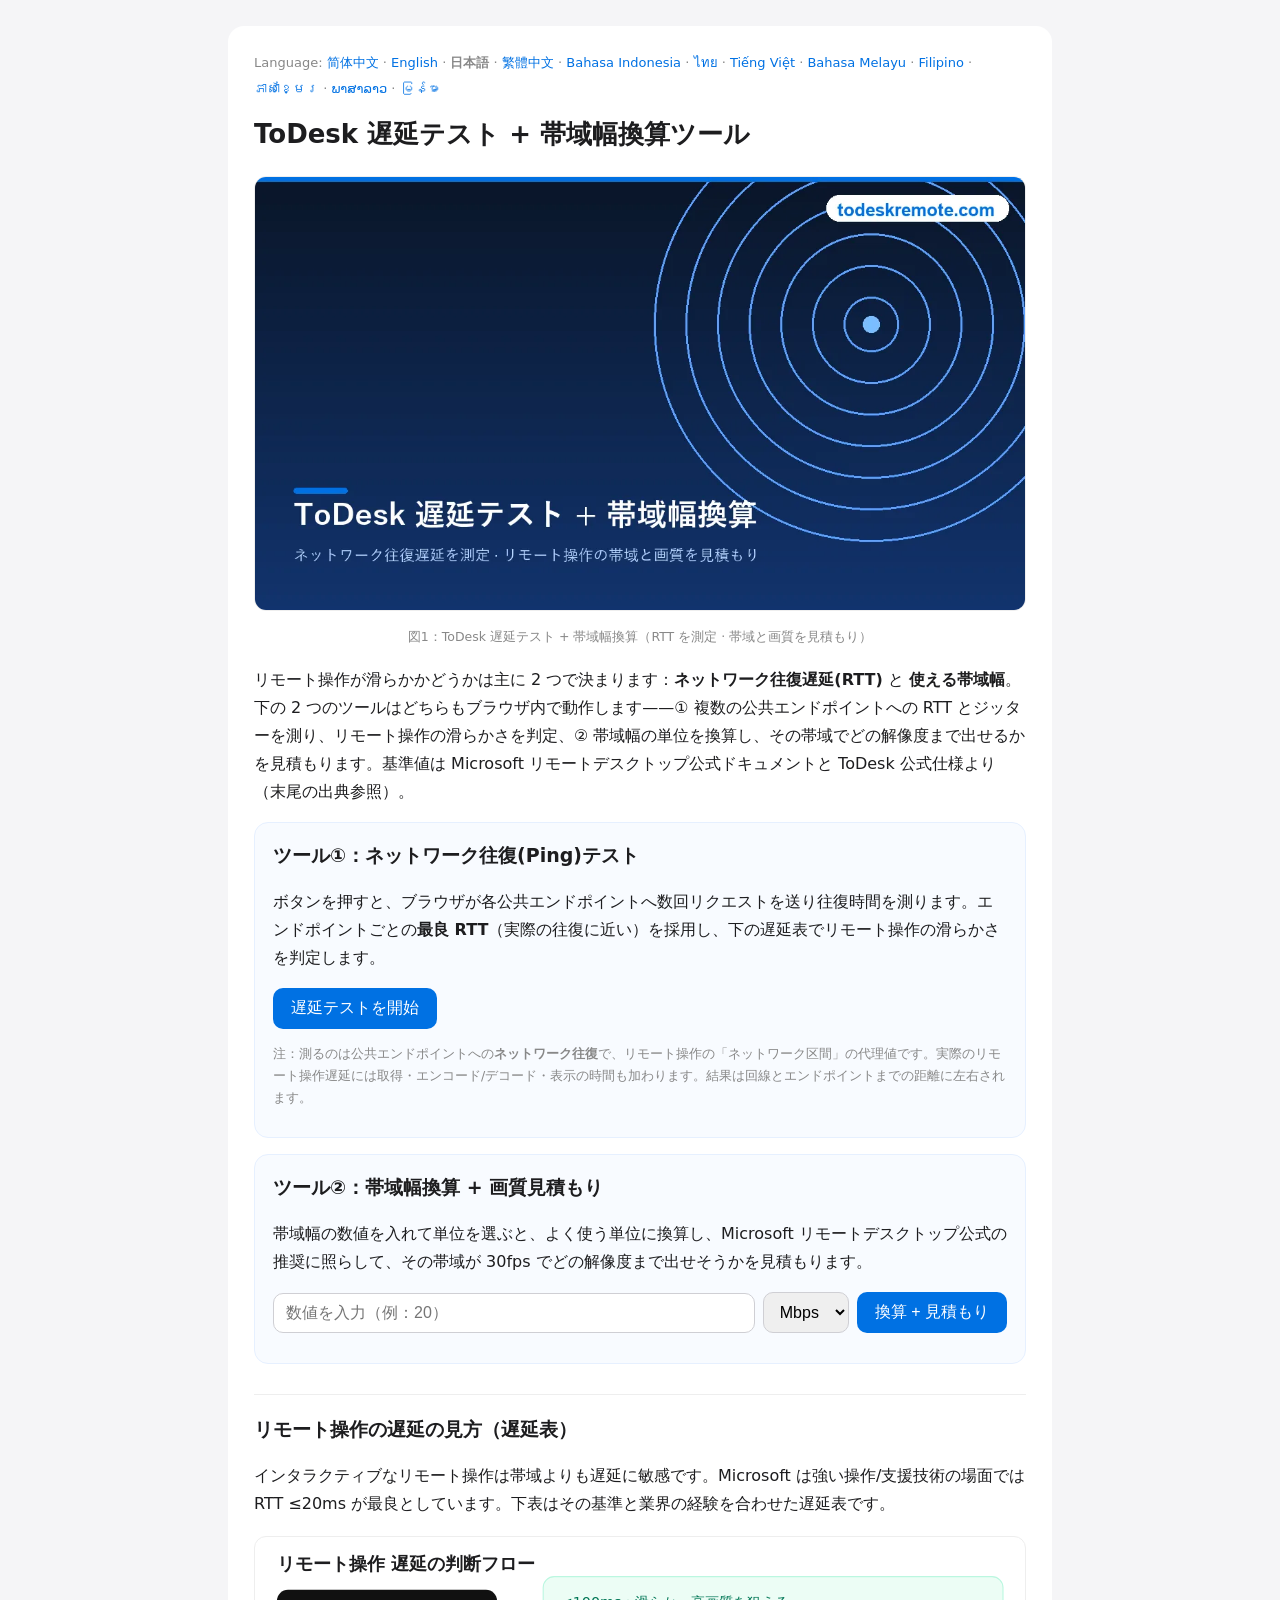
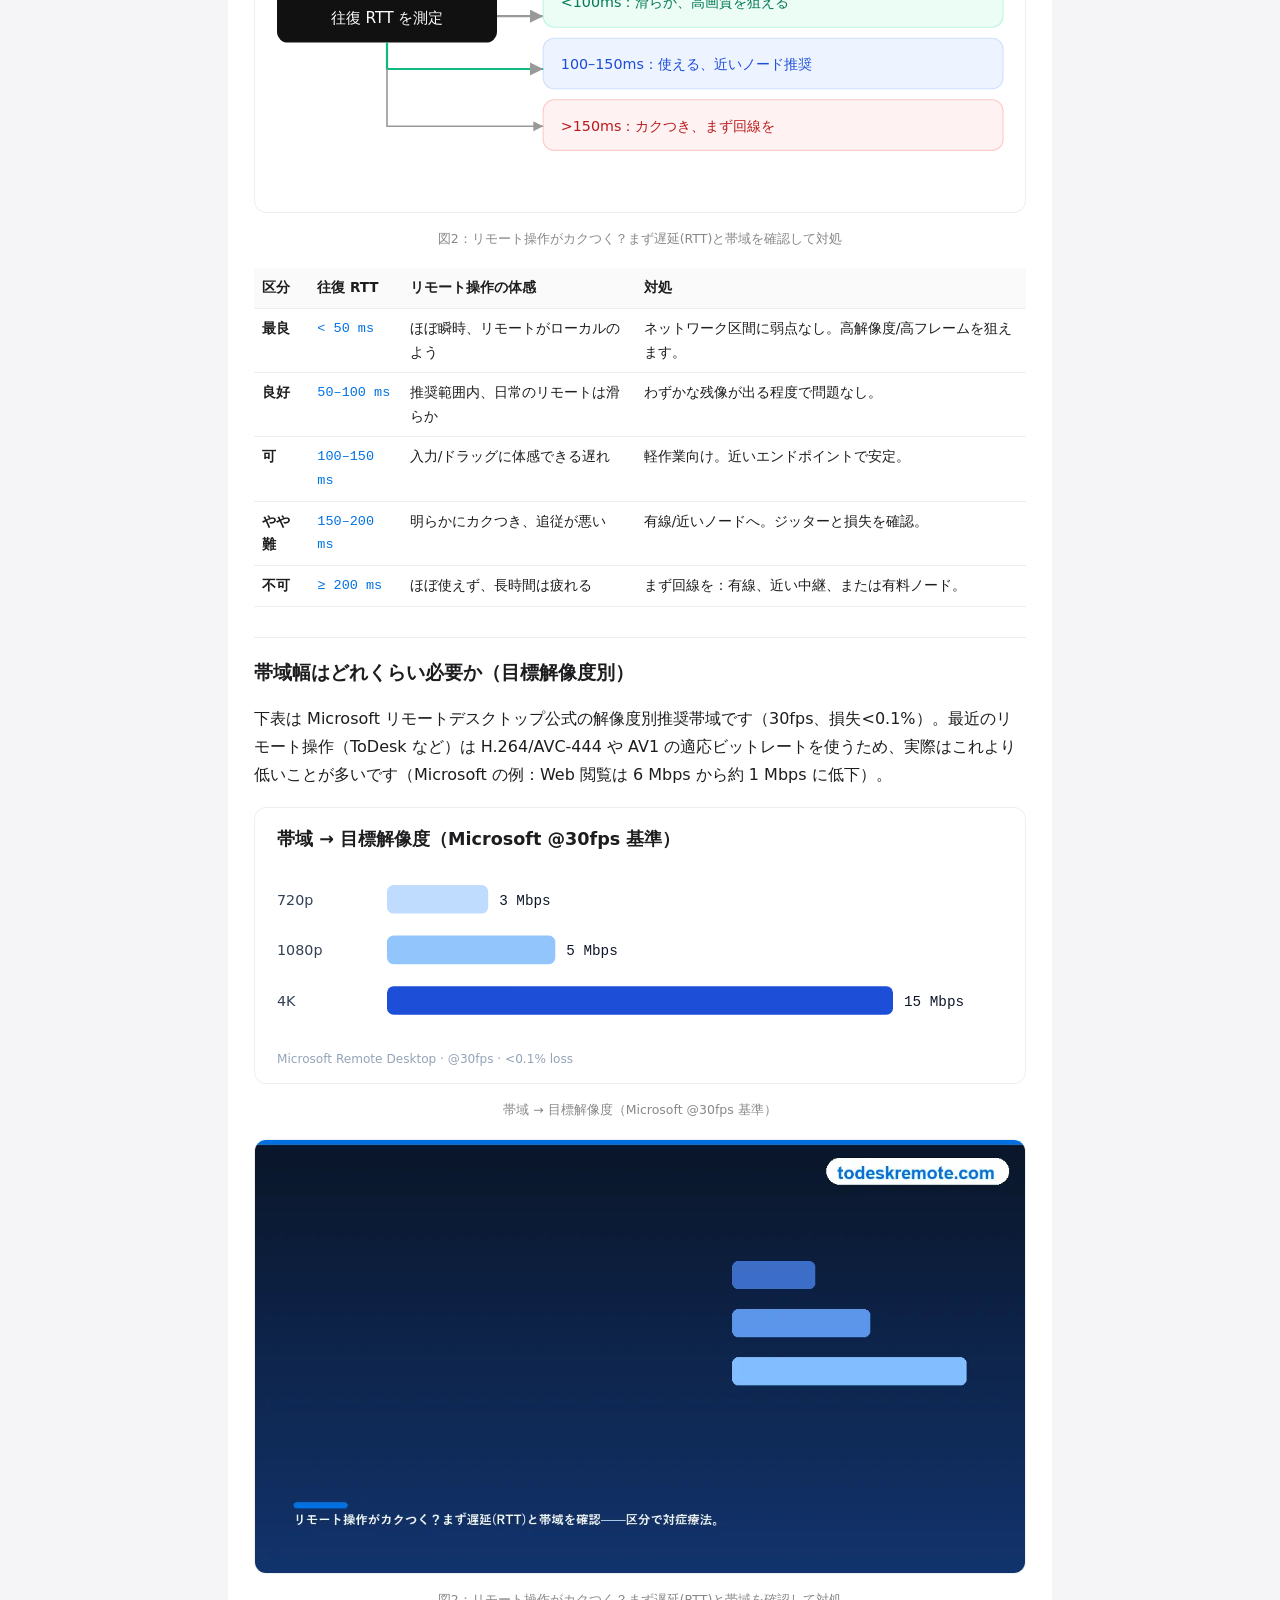
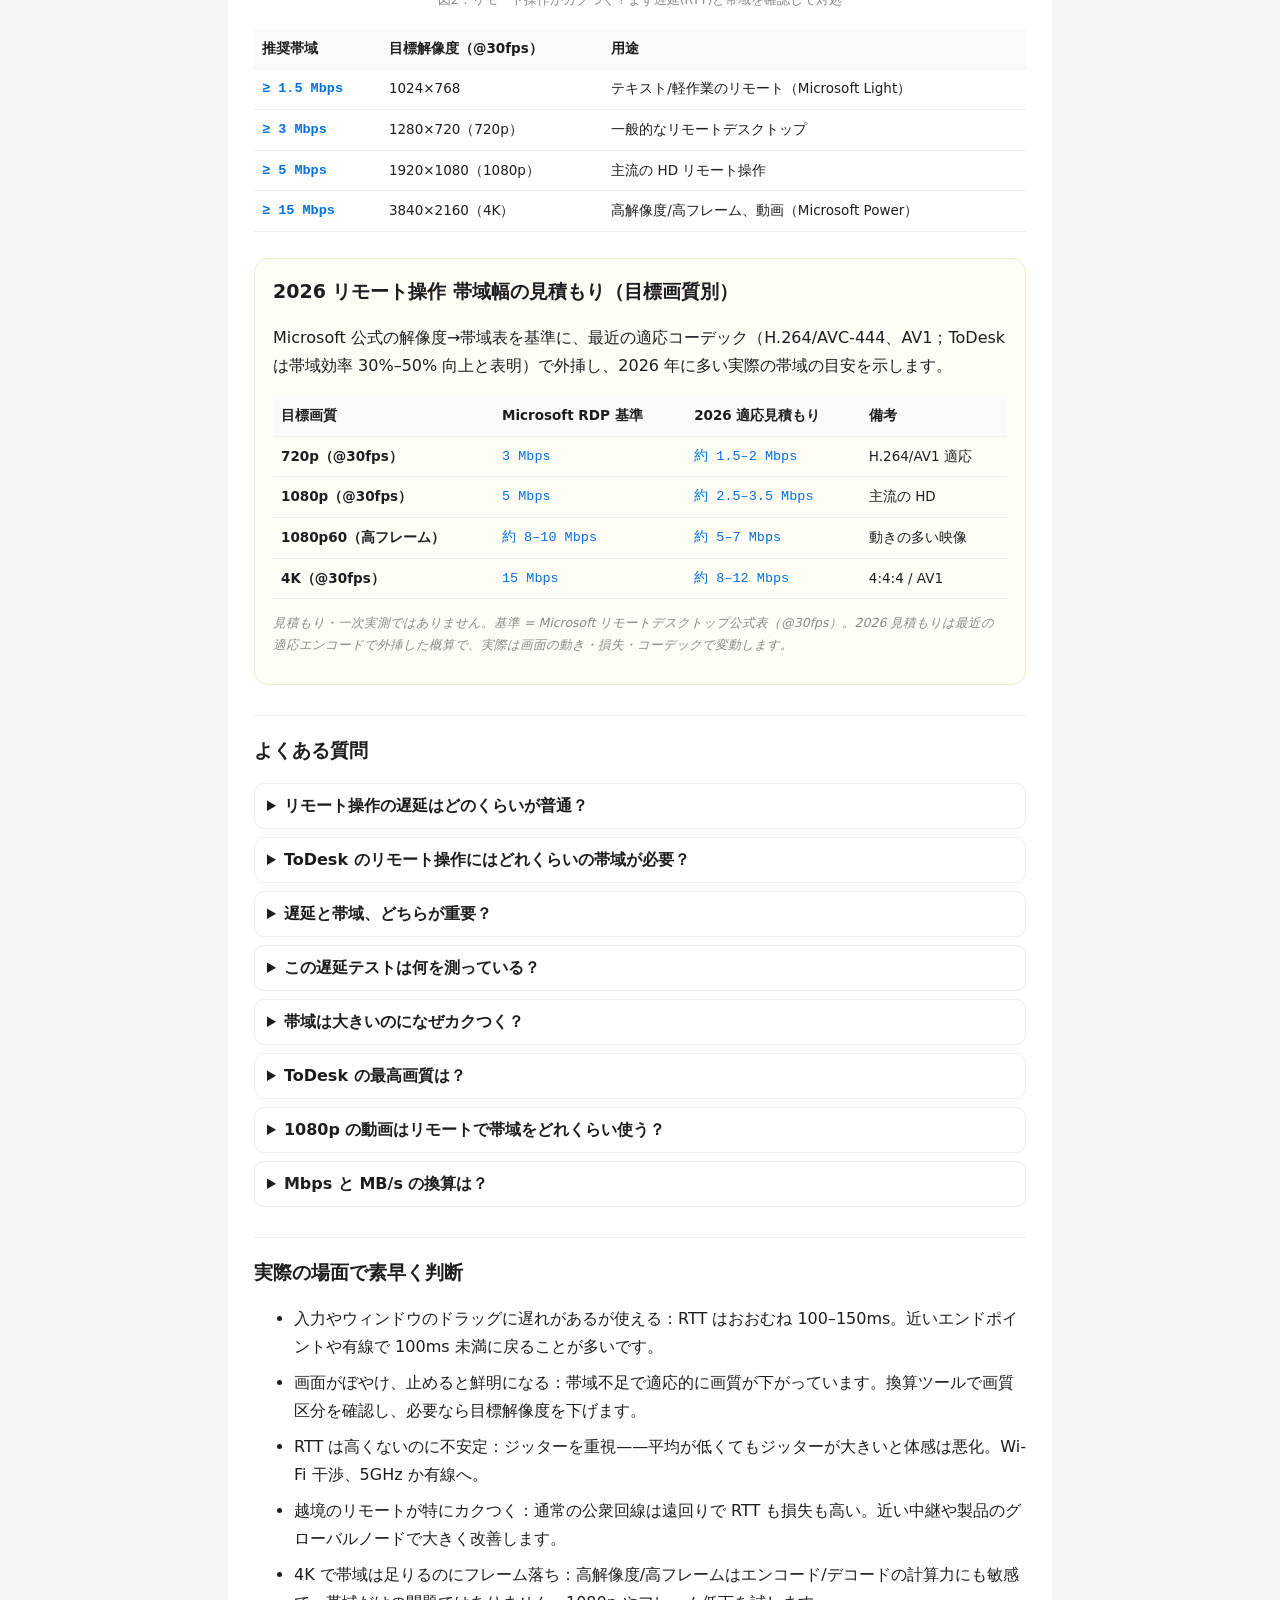
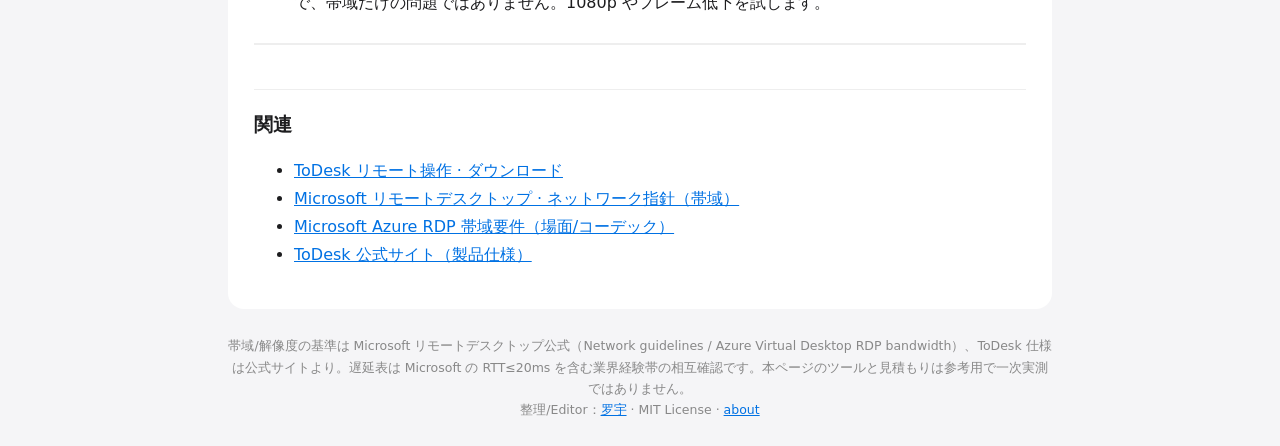
<file: ja/index.html>
<!DOCTYPE html><html lang="ja"><head><meta charset="utf-8">
<meta name="viewport" content="width=device-width,initial-scale=1">
<title>ToDesk 遅延テスト + 帯域幅換算ツール — ネットワーク往復遅延(RTT)を測定し、リモート操作の画質を見積もり</title>
<meta name="description" content="公共エンドポイントへのネットワーク往復遅延(RTT)とジッターをブラウザで測定し、リモート操作の滑らかさで判定。帯域幅の単位換算と、ToDesk リモート操作に必要な帯域・到達解像度の見積もりも。クライアント側で即利用、オープンソース。基準値は Microsoft リモートデスクトップ公式と ToDesk 公式から。">
<link rel="canonical" href="https://amirsakala.github.io/ja/">
<link rel="alternate" hreflang="zh-Hans" href="https://amirsakala.github.io/">
<link rel="alternate" hreflang="en" href="https://amirsakala.github.io/en/">
<link rel="alternate" hreflang="ja" href="https://amirsakala.github.io/ja/">
<link rel="alternate" hreflang="zh-Hant" href="https://amirsakala.github.io/zh-tw/">
<link rel="alternate" hreflang="id" href="https://amirsakala.github.io/id/">
<link rel="alternate" hreflang="th" href="https://amirsakala.github.io/th/">
<link rel="alternate" hreflang="vi" href="https://amirsakala.github.io/vi/">
<link rel="alternate" hreflang="ms" href="https://amirsakala.github.io/ms/">
<link rel="alternate" hreflang="fil" href="https://amirsakala.github.io/fil/">
<link rel="alternate" hreflang="km" href="https://amirsakala.github.io/km/">
<link rel="alternate" hreflang="lo" href="https://amirsakala.github.io/lo/">
<link rel="alternate" hreflang="my" href="https://amirsakala.github.io/my/">
<link rel="alternate" hreflang="x-default" href="https://amirsakala.github.io/">
<script type="application/ld+json">
{
 "@context": "https://schema.org",
 "@graph": [
  {
   "@type": "WebApplication",
   "name": "ToDesk 遅延テスト + 帯域幅換算ツール",
   "url": "https://amirsakala.github.io/ja/",
   "applicationCategory": "UtilitiesApplication",
   "operatingSystem": "Web browser",
   "inLanguage": "ja",
   "description": "公共エンドポイントへのネットワーク往復遅延(RTT)とジッターをブラウザで測定し、リモート操作の滑らかさで判定。帯域幅の単位換算と、ToDesk リモート操作に必要な帯域・到達解像度の見積もりも。クライアント側で即利用、オープンソース。基準値は Microsoft リモートデスクトップ公式と ToDesk 公式から。",
   "isAccessibleForFree": true,
   "browserRequirements": "Requires JavaScript",
   "offers": {
    "@type": "Offer",
    "price": "0",
    "priceCurrency": "USD"
   },
   "author": {
    "@type": "Person",
    "name": "罗宇",
    "url": "https://amirsakala.github.io/about-editor/"
   }
  },
  {
   "@type": "FAQPage",
   "inLanguage": "ja",
   "url": "https://amirsakala.github.io/ja/",
   "mainEntity": [
    {
     "@type": "Question",
     "name": "リモート操作の遅延はどのくらいが普通？",
     "acceptedAnswer": {
      "@type": "Answer",
      "text": "目安として：RTT が 50ms 未満ならほぼ瞬時、100ms 未満が推奨範囲、100–150ms は使えるが遅れを感じ、150ms 超は明らかにカクつき、200ms 以上はほぼ使えません。Microsoft は強い操作/支援技術では RTT ≤20ms が最良としています。"
     }
    },
    {
     "@type": "Question",
     "name": "ToDesk のリモート操作にはどれくらいの帯域が必要？",
     "acceptedAnswer": {
      "@type": "Answer",
      "text": "Microsoft 公式の推奨（30fps）では 720p で約 3 Mbps、1080p で約 5 Mbps、4K で約 15 Mbps。最近のリモートは適応エンコードで実際はより低いことが多いです。"
     }
    },
    {
     "@type": "Question",
     "name": "遅延と帯域、どちらが重要？",
     "acceptedAnswer": {
      "@type": "Answer",
      "text": "インタラクティブなリモートでは遅延がより重要です。帯域が足りても遅延/ジッターが高ければカクつきます。Microsoft の動的ビットレートは RTT が高いと画質を下げて滑らかさを保ちます。"
     }
    },
    {
     "@type": "Question",
     "name": "この遅延テストは何を測っている？",
     "acceptedAnswer": {
      "@type": "Answer",
      "text": "ブラウザが公共エンドポイント（Cloudflare、Google など）へのネットワーク往復を測ります——リモート操作の「ネットワーク区間」の代理値です。実際の遅延には取得・エンコード/デコード・表示の時間も加わります。"
     }
    },
    {
     "@type": "Question",
     "name": "帯域は大きいのになぜカクつく？",
     "acceptedAnswer": {
      "@type": "Answer",
      "text": "多くは遅延・ジッター・損失で、帯域ではありません。リモートは RTT と安定性に敏感で、平均が低くてもジッターが大きいと体感は悪化します。"
     }
    },
    {
     "@type": "Question",
     "name": "ToDesk の最高画質は？",
     "acceptedAnswer": {
      "@type": "Answer",
      "text": "公式サイトは最高 8K、360 FPS、4:4:4 トゥルーカラー・ロスレス（AV1 / ZeroSync エンジン）と表明しています。対応プランと十分な帯域が必要です。"
     }
    },
    {
     "@type": "Question",
     "name": "1080p の動画はリモートで帯域をどれくらい使う？",
     "acceptedAnswer": {
      "@type": "Answer",
      "text": "Microsoft の例では、半画面の 30fps 動画は既定で約 8.5–9.5 Mbps ですが、H.264/AVC-444 なら約 2.5–2.8 Mbps。コーデックの影響は大きいです。"
     }
    },
    {
     "@type": "Question",
     "name": "Mbps と MB/s の換算は？",
     "acceptedAnswer": {
      "@type": "Answer",
      "text": "1 MB/s = 8 Mbps、1 Mbps = 0.125 MB/s。本ページの換算ツールが各単位へ自動換算します。"
     }
    }
   ]
  }
 ]
}
</script>
<link rel="stylesheet" href="/style.css"></head>
<body><div class="wrap"><main>
<nav class="lang">Language: <a href="/">简体中文</a> · <a href="/en/">English</a> · <strong>日本語</strong> · <a href="/zh-tw/">繁體中文</a> · <a href="/id/">Bahasa Indonesia</a> · <a href="/th/">ไทย</a> · <a href="/vi/">Tiếng Việt</a> · <a href="/ms/">Bahasa Melayu</a> · <a href="/fil/">Filipino</a> · <a href="/km/">ភាសាខ្មែរ</a> · <a href="/lo/">ພາສາລາວ</a> · <a href="/my/">မြန်မာ</a></nav>
<h1>ToDesk 遅延テスト + 帯域幅換算ツール</h1>
<figure class="i4png"><picture><source type="image/webp" srcset="/img/cover_ja.webp"><img src="/img/cover_ja.png" alt="ToDesk 遅延テストと帯域幅換算ツールの図" fetchpriority="high" width="1120" height="630" style="width:100%;height:auto;border-radius:12px;border:1px solid #eee"></picture><figcaption>図1：ToDesk 遅延テスト + 帯域幅換算（RTT を測定 · 帯域と画質を見積もり）</figcaption></figure>
<p class="intro">リモート操作が滑らかかどうかは主に 2 つで決まります：<strong>ネットワーク往復遅延(RTT)</strong> と <strong>使える帯域幅</strong>。下の 2 つのツールはどちらもブラウザ内で動作します——① 複数の公共エンドポイントへの RTT とジッターを測り、リモート操作の滑らかさを判定、② 帯域幅の単位を換算し、その帯域でどの解像度まで出せるかを見積もります。基準値は Microsoft リモートデスクトップ公式ドキュメントと ToDesk 公式仕様より（末尾の出典参照）。</p>
<section class="tool"><h2>ツール①：ネットワーク往復(Ping)テスト</h2>
<p>ボタンを押すと、ブラウザが各公共エンドポイントへ数回リクエストを送り往復時間を測ります。エンドポイントごとの<strong>最良 RTT</strong>（実際の往復に近い）を採用し、下の遅延表でリモート操作の滑らかさを判定します。</p>
<button id="lat-go">遅延テストを開始</button>
<div id="lat-out"></div>
<p class="note">注：測るのは公共エンドポイントへの<strong>ネットワーク往復</strong>で、リモート操作の「ネットワーク区間」の代理値です。実際のリモート操作遅延には取得・エンコード/デコード・表示の時間も加わります。結果は回線とエンドポイントまでの距離に左右されます。</p></section>
<section class="tool"><h2>ツール②：帯域幅換算 + 画質見積もり</h2>
<p>帯域幅の数値を入れて単位を選ぶと、よく使う単位に換算し、Microsoft リモートデスクトップ公式の推奨に照らして、その帯域が 30fps でどの解像度まで出せそうかを見積もります。</p>
<div class="bwrow"><input id="bw-in" type="number" min="0" step="any" placeholder="数値を入力（例：20）" autocomplete="off"><select id="bw-unit"><option>Mbps</option><option>Gbps</option><option>Kbps</option><option>MB/s</option><option>KB/s</option></select><button id="bw-go">換算 + 見積もり</button></div>
<div id="bw-out"></div></section>
<h2>リモート操作の遅延の見方（遅延表）</h2>
<p>インタラクティブなリモート操作は帯域よりも遅延に敏感です。Microsoft は強い操作/支援技術の場面では RTT ≤20ms が最良としています。下表はその基準と業界の経験を合わせた遅延表です。</p>
<figure><svg viewBox="0 0 700 250" xmlns="http://www.w3.org/2000/svg" role="img" aria-label="リモート操作の遅延と帯域の区分対照図" style="width:100%;height:auto;border:1px solid #eee;border-radius:12px;background:#fff">
<text x="20" y="30" font-family="system-ui,Arial" font-size="16" font-weight="700" fill="#1d1d1f">リモート操作 遅延の判断フロー</text>
<rect x="20" y="48" width="200" height="48" rx="10" fill="#111"/><text x="120" y="78" text-anchor="middle" font-family="system-ui,Arial" font-size="14" fill="#fff">往復 RTT を測定</text>
<path d="M220 72 H262" stroke="#999" stroke-width="2" fill="none" marker-end="url(#ar)"/>
<rect x="262" y="36" width="418" height="46" rx="10" fill="#ecfdf5" stroke="#bbf7e0"/><text x="278" y="64" font-family="system-ui,Arial" font-size="13" fill="#047857">&lt;100ms：滑らか、高画質を狙える</text>
<rect x="262" y="92" width="418" height="46" rx="10" fill="#eef4ff" stroke="#cfe0ff"/><text x="278" y="120" font-family="system-ui,Arial" font-size="13" fill="#1d4ed8">100–150ms：使える、近いノード推奨</text>
<rect x="262" y="148" width="418" height="46" rx="10" fill="#fef2f2" stroke="#fecaca"/><text x="278" y="176" font-family="system-ui,Arial" font-size="13" fill="#b91c1c">&gt;150ms：カクつき、まず回線を</text>
<path d="M120 96 V120 H262" stroke="#10b981" stroke-width="2" fill="none" marker-end="url(#ar)"/>
<path d="M120 120 V172 H262" stroke="#999" stroke-width="1.5" fill="none" marker-end="url(#ar)"/>
<defs><marker id="ar" markerWidth="8" markerHeight="8" refX="6" refY="3" orient="auto"><path d="M0 0 L6 3 L0 6 z" fill="#999"/></marker></defs>
</svg><figcaption>図2：リモート操作がカクつく？まず遅延(RTT)と帯域を確認して対処</figcaption></figure>
<table><tr><th>区分</th><th>往復 RTT</th><th>リモート操作の体感</th><th>対処</th></tr><tr><td><b>最良</b></td><td class="mono">< 50 ms</td><td>ほぼ瞬時、リモートがローカルのよう</td><td>ネットワーク区間に弱点なし。高解像度/高フレームを狙えます。</td></tr><tr><td><b>良好</b></td><td class="mono">50–100 ms</td><td>推奨範囲内、日常のリモートは滑らか</td><td>わずかな残像が出る程度で問題なし。</td></tr><tr><td><b>可</b></td><td class="mono">100–150 ms</td><td>入力/ドラッグに体感できる遅れ</td><td>軽作業向け。近いエンドポイントで安定。</td></tr><tr><td><b>やや難</b></td><td class="mono">150–200 ms</td><td>明らかにカクつき、追従が悪い</td><td>有線/近いノードへ。ジッターと損失を確認。</td></tr><tr><td><b>不可</b></td><td class="mono">≥ 200 ms</td><td>ほぼ使えず、長時間は疲れる</td><td>まず回線を：有線、近い中継、または有料ノード。</td></tr></table>
<h2>帯域幅はどれくらい必要か（目標解像度別）</h2>
<p>下表は Microsoft リモートデスクトップ公式の解像度別推奨帯域です（30fps、損失<0.1%）。最近のリモート操作（ToDesk など）は H.264/AVC-444 や AV1 の適応ビットレートを使うため、実際はこれより低いことが多いです（Microsoft の例：Web 閲覧は 6 Mbps から約 1 Mbps に低下）。</p>
<figure><svg viewBox="0 0 700 250" xmlns="http://www.w3.org/2000/svg" role="img" aria-label="ToDesk 遅延テストと帯域幅換算ツールの図" style="width:100%;height:auto;border:1px solid #eee;border-radius:12px;background:#fff">
<text x="20" y="34" font-family="system-ui,Arial" font-size="16" font-weight="700" fill="#1d1d1f">帯域 → 目標解像度（Microsoft @30fps 基準）</text>
<text x="20" y="88" font-family="system-ui,Arial" font-size="13" fill="#334155">720p</text><rect x="120" y="70" width="92" height="26" rx="6" fill="#bfdbfe"/><text x="222" y="88" font-family="ui-monospace,monospace" font-size="13" fill="#0f172a">3 Mbps</text>
<text x="20" y="134" font-family="system-ui,Arial" font-size="13" fill="#334155">1080p</text><rect x="120" y="116" width="153" height="26" rx="6" fill="#93c5fd"/><text x="283" y="134" font-family="ui-monospace,monospace" font-size="13" fill="#0f172a">5 Mbps</text>
<text x="20" y="180" font-family="system-ui,Arial" font-size="13" fill="#334155">4K</text><rect x="120" y="162" width="460" height="26" rx="6" fill="#1d4ed8"/><text x="590" y="180" font-family="ui-monospace,monospace" font-size="13" fill="#0f172a">15 Mbps</text>
<text x="20" y="232" font-family="system-ui,Arial" font-size="11" fill="#94a3b8">Microsoft Remote Desktop · @30fps · &lt;0.1% loss</text>
</svg><figcaption>帯域 → 目標解像度（Microsoft @30fps 基準）</figcaption></figure>
<figure class="i4png"><picture><source type="image/webp" srcset="/img/board_ja.webp"><img src="/img/board_ja.png" alt="リモート操作の遅延と帯域の区分対照図" loading="lazy" width="1120" height="630" style="width:100%;height:auto;border-radius:12px;border:1px solid #eee"></picture><figcaption>図2：リモート操作がカクつく？まず遅延(RTT)と帯域を確認して対処</figcaption></figure>
<table><tr><th>推奨帯域</th><th>目標解像度（@30fps）</th><th>用途</th></tr><tr><td class="mono"><b>≥ 1.5 Mbps</b></td><td>1024×768</td><td>テキスト/軽作業のリモート（Microsoft Light）</td></tr><tr><td class="mono"><b>≥ 3 Mbps</b></td><td>1280×720（720p）</td><td>一般的なリモートデスクトップ</td></tr><tr><td class="mono"><b>≥ 5 Mbps</b></td><td>1920×1080（1080p）</td><td>主流の HD リモート操作</td></tr><tr><td class="mono"><b>≥ 15 Mbps</b></td><td>3840×2160（4K）</td><td>高解像度/高フレーム、動画（Microsoft Power）</td></tr></table>
<section id="data2026" class="i4data"><h2>2026 リモート操作 帯域幅の見積もり（目標画質別）</h2>
<p>Microsoft 公式の解像度→帯域表を基準に、最近の適応コーデック（H.264/AVC-444、AV1；ToDesk は帯域効率 30%–50% 向上と表明）で外挿し、2026 年に多い実際の帯域の目安を示します。</p>
<table><tr><th>目標画質</th><th>Microsoft RDP 基準</th><th>2026 適応見積もり</th><th>備考</th></tr><tr><td><b>720p（@30fps）</b></td><td class="mono">3 Mbps</td><td class="mono">約 1.5–2 Mbps</td><td>H.264/AV1 適応</td></tr><tr><td><b>1080p（@30fps）</b></td><td class="mono">5 Mbps</td><td class="mono">約 2.5–3.5 Mbps</td><td>主流の HD</td></tr><tr><td><b>1080p60（高フレーム）</b></td><td class="mono">約 8–10 Mbps</td><td class="mono">約 5–7 Mbps</td><td>動きの多い映像</td></tr><tr><td><b>4K（@30fps）</b></td><td class="mono">15 Mbps</td><td class="mono">約 8–12 Mbps</td><td>4:4:4 / AV1</td></tr></table>
<p class="note"><em>見積もり・一次実測ではありません。基準 = Microsoft リモートデスクトップ公式表（@30fps）。2026 見積もりは最近の適応エンコードで外挿した概算で、実際は画面の動き・損失・コーデックで変動します。</em></p></section>
<h2>よくある質問</h2>
<details class="faq"><summary>リモート操作の遅延はどのくらいが普通？</summary><div>目安として：RTT が 50ms 未満ならほぼ瞬時、100ms 未満が推奨範囲、100–150ms は使えるが遅れを感じ、150ms 超は明らかにカクつき、200ms 以上はほぼ使えません。Microsoft は強い操作/支援技術では RTT ≤20ms が最良としています。</div></details>
<details class="faq"><summary>ToDesk のリモート操作にはどれくらいの帯域が必要？</summary><div>Microsoft 公式の推奨（30fps）では 720p で約 3 Mbps、1080p で約 5 Mbps、4K で約 15 Mbps。最近のリモートは適応エンコードで実際はより低いことが多いです。</div></details>
<details class="faq"><summary>遅延と帯域、どちらが重要？</summary><div>インタラクティブなリモートでは遅延がより重要です。帯域が足りても遅延/ジッターが高ければカクつきます。Microsoft の動的ビットレートは RTT が高いと画質を下げて滑らかさを保ちます。</div></details>
<details class="faq"><summary>この遅延テストは何を測っている？</summary><div>ブラウザが公共エンドポイント（Cloudflare、Google など）へのネットワーク往復を測ります——リモート操作の「ネットワーク区間」の代理値です。実際の遅延には取得・エンコード/デコード・表示の時間も加わります。</div></details>
<details class="faq"><summary>帯域は大きいのになぜカクつく？</summary><div>多くは遅延・ジッター・損失で、帯域ではありません。リモートは RTT と安定性に敏感で、平均が低くてもジッターが大きいと体感は悪化します。</div></details>
<details class="faq"><summary>ToDesk の最高画質は？</summary><div>公式サイトは最高 8K、360 FPS、4:4:4 トゥルーカラー・ロスレス（AV1 / ZeroSync エンジン）と表明しています。対応プランと十分な帯域が必要です。</div></details>
<details class="faq"><summary>1080p の動画はリモートで帯域をどれくらい使う？</summary><div>Microsoft の例では、半画面の 30fps 動画は既定で約 8.5–9.5 Mbps ですが、H.264/AVC-444 なら約 2.5–2.8 Mbps。コーデックの影響は大きいです。</div></details>
<details class="faq"><summary>Mbps と MB/s の換算は？</summary><div>1 MB/s = 8 Mbps、1 Mbps = 0.125 MB/s。本ページの換算ツールが各単位へ自動換算します。</div></details>

<h2>実際の場面で素早く判断</h2>
<ul class="scenes"><li>入力やウィンドウのドラッグに遅れがあるが使える：RTT はおおむね 100–150ms。近いエンドポイントや有線で 100ms 未満に戻ることが多いです。</li><li>画面がぼやけ、止めると鮮明になる：帯域不足で適応的に画質が下がっています。換算ツールで画質区分を確認し、必要なら目標解像度を下げます。</li><li>RTT は高くないのに不安定：ジッターを重視——平均が低くてもジッターが大きいと体感は悪化。Wi-Fi 干渉、5GHz か有線へ。</li><li>越境のリモートが特にカクつく：通常の公衆回線は遠回りで RTT も損失も高い。近い中継や製品のグローバルノードで大きく改善します。</li><li>4K で帯域は足りるのにフレーム落ち：高解像度/高フレームはエンコード/デコードの計算力にも敏感で、帯域だけの問題ではありません。1080p やフレーム低下を試します。</li></ul>
<div class="related"><h2>関連</h2><ul><li><a href="https://todeskremote.com/download/">ToDesk リモート操作 · ダウンロード</a></li><li><a href="https://learn.microsoft.com/en-us/windows-server/remote/remote-desktop-services/network-guidance" rel="nofollow">Microsoft リモートデスクトップ · ネットワーク指針（帯域）</a></li><li><a href="https://learn.microsoft.com/en-us/azure/virtual-desktop/rdp-bandwidth" rel="nofollow">Microsoft Azure RDP 帯域要件（場面/コーデック）</a></li><li><a href="https://www.todesk.com/" rel="nofollow">ToDesk 公式サイト（製品仕様）</a></li></ul></div>
</main>
<footer>帯域/解像度の基準は Microsoft リモートデスクトップ公式（Network guidelines / Azure Virtual Desktop RDP bandwidth）、ToDesk 仕様は公式サイトより。遅延表は Microsoft の RTT≤20ms を含む業界経験帯の相互確認です。本ページのツールと見積もりは参考用で一次実測ではありません。<br>整理/Editor：<a href="/about-editor/">罗宇</a> · MIT License · <a href="/about-editor/">about</a></footer>
</div>
<script src="/data_ja.js"></script><script src="/app.js"></script></body></html>
</file>
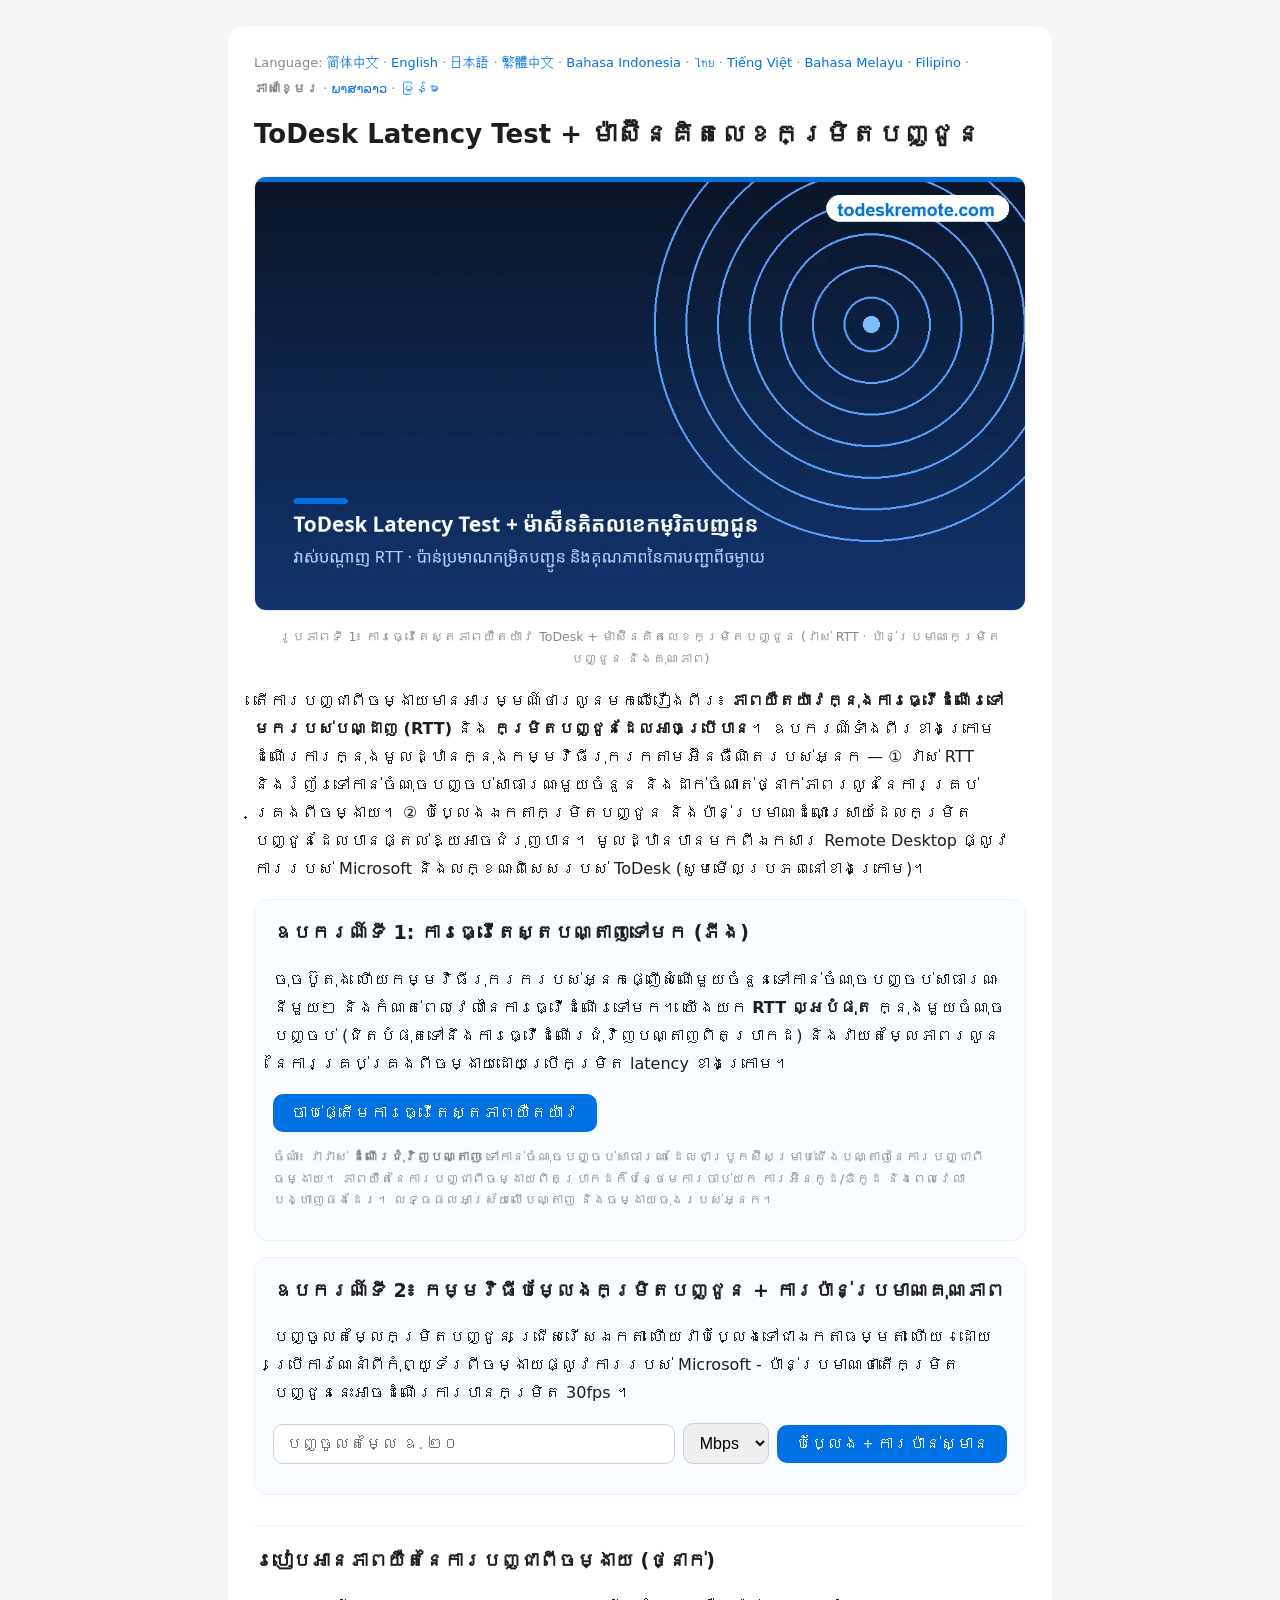
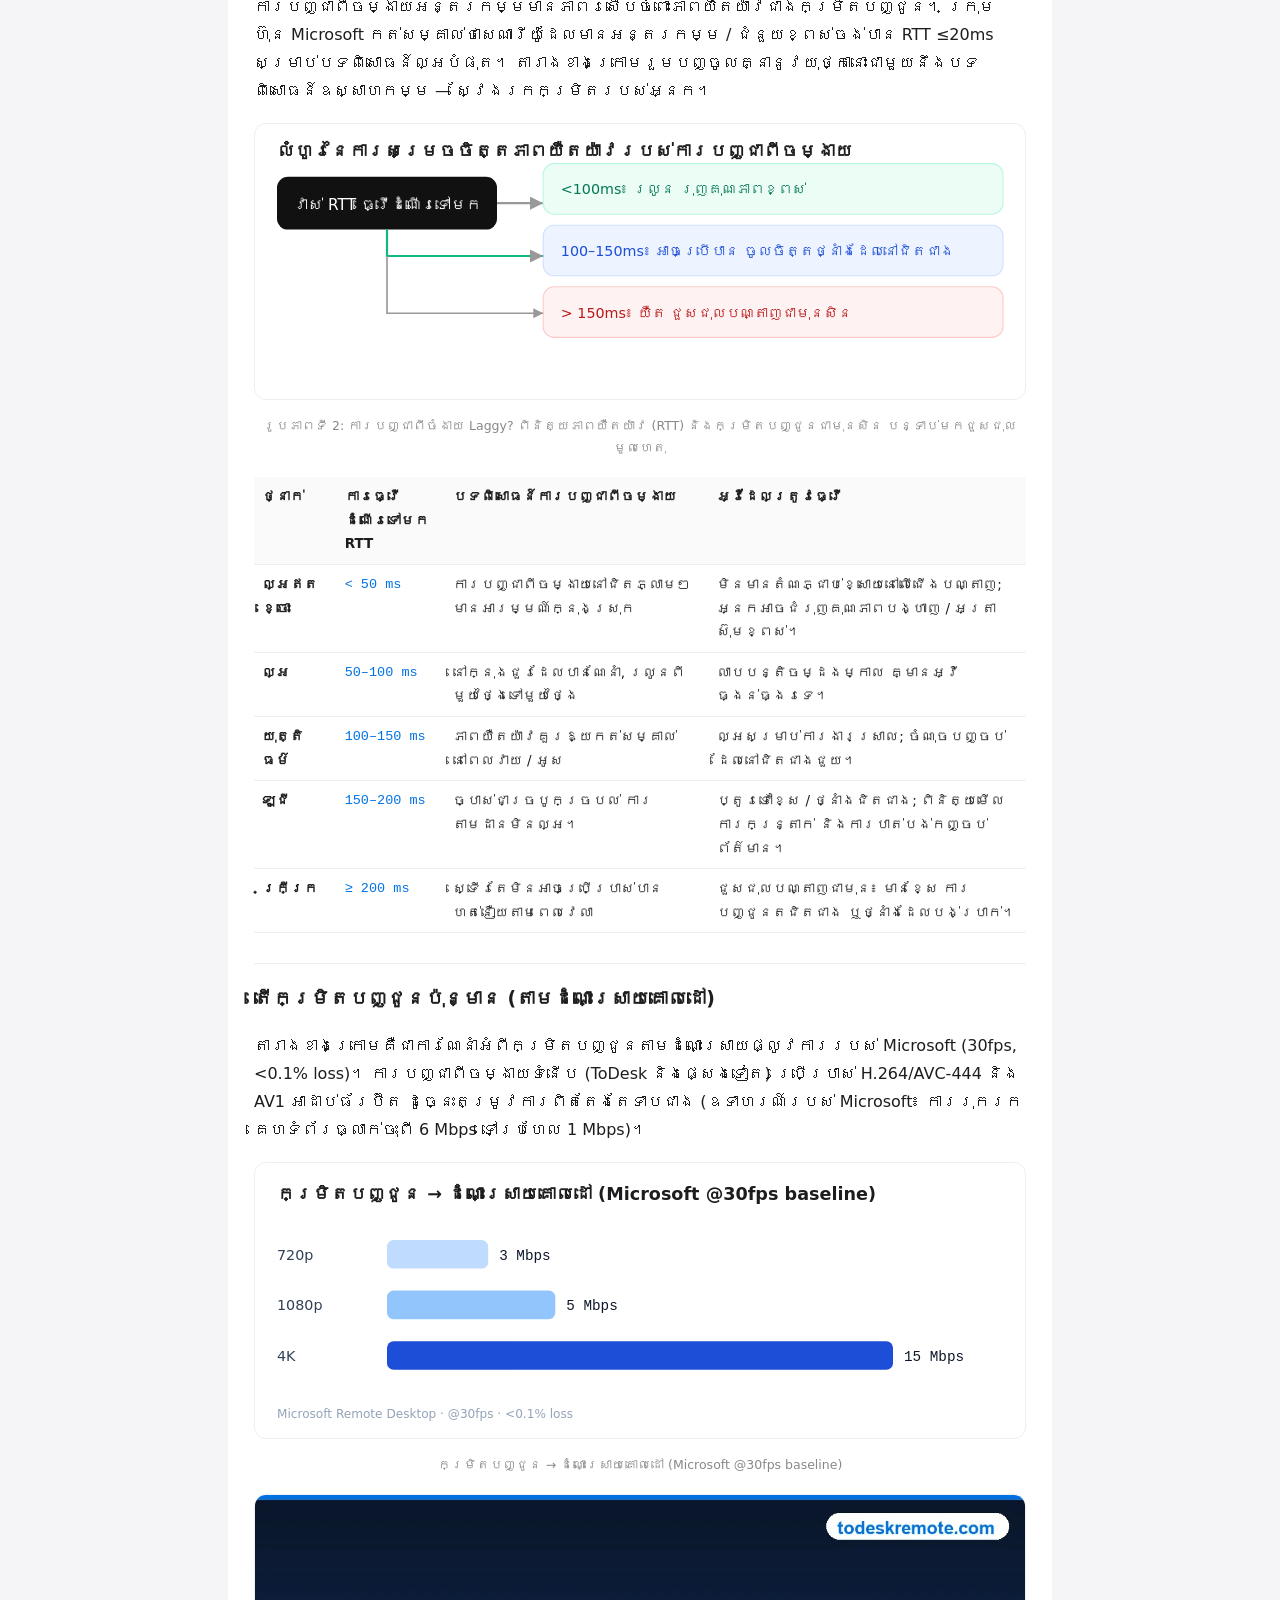
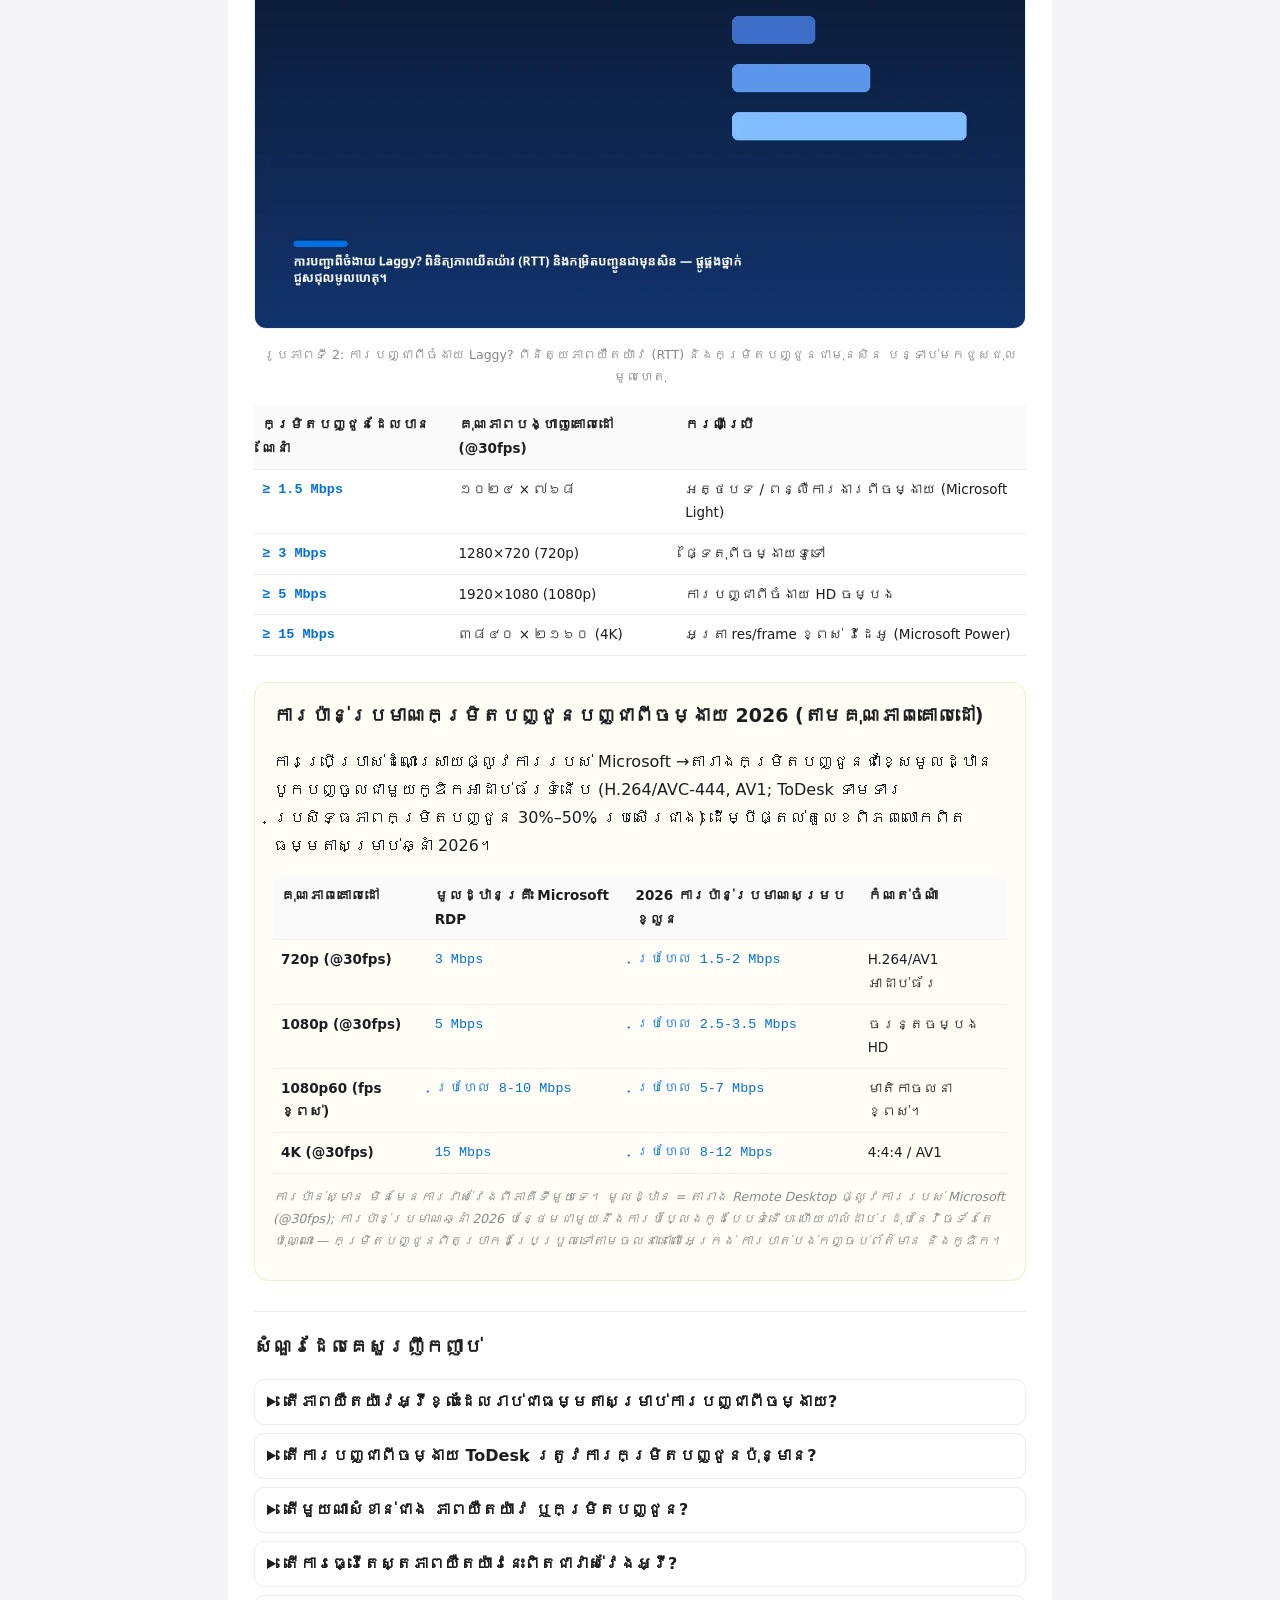
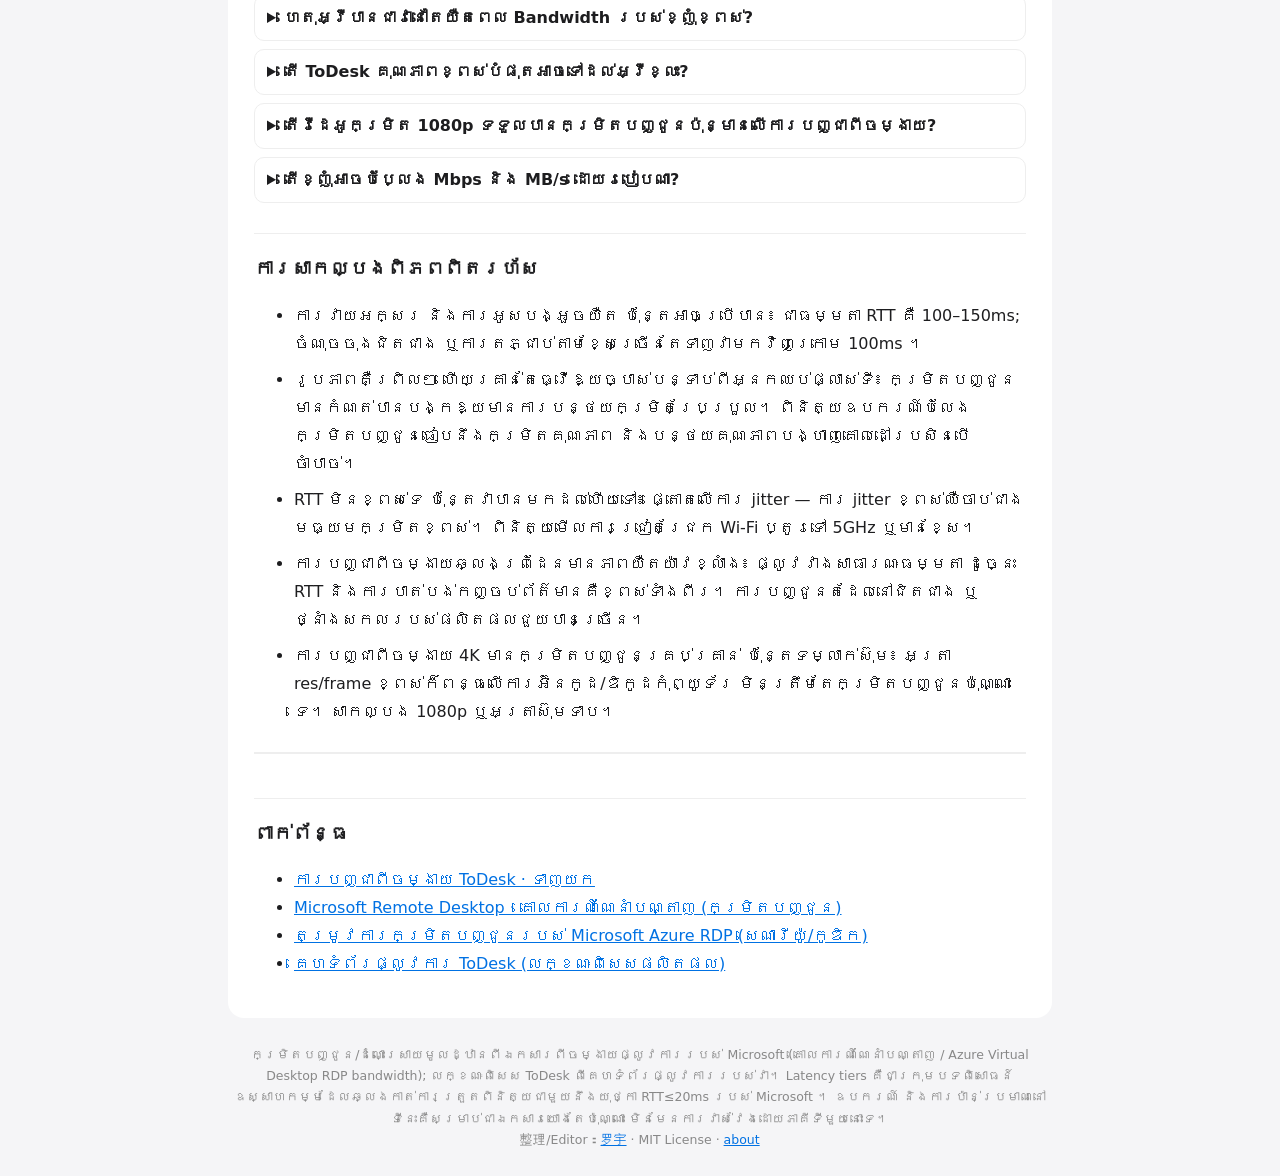
<file: km/index.html>
<!DOCTYPE html><html lang="km"><head><meta charset="utf-8">
<meta name="viewport" content="width=device-width,initial-scale=1">
<title>ToDesk Latency Test + Bandwidth Calculator — វាស់បណ្តាញ RTT ប៉ាន់ស្មានគុណភាពបញ្ជាពីចម្ងាយ</title>
<meta name="description" content="វាស់ភាពយឺតនៃការធ្វើដំណើរជុំវិញបណ្តាញរបស់អ្នក (RTT) ហើយរំញ័រទៅកាន់ចំណុចបញ្ចប់សាធារណៈ ដោយចាត់ថ្នាក់ដោយភាពរលូននៃការគ្រប់គ្រងពីចម្ងាយ។ បូកនឹងឧបករណ៍បំប្លែងកម្រិតបញ្ជូន ដែលប៉ាន់ស្មានកម្រិតបញ្ជូន និងដំណោះស្រាយ វគ្គពីចម្ងាយ ToDesk ត្រូវការ។ ផ្នែកខាងអតិថិជន ភ្លាមៗ ប្រភពបើកចំហ។ មូលដ្ឋានគ្រឹះពី Microsoft Remote Desktop docs និង ToDesk ។">
<link rel="canonical" href="https://amirsakala.github.io/km/">
<link rel="alternate" hreflang="zh-Hans" href="https://amirsakala.github.io/">
<link rel="alternate" hreflang="en" href="https://amirsakala.github.io/en/">
<link rel="alternate" hreflang="ja" href="https://amirsakala.github.io/ja/">
<link rel="alternate" hreflang="zh-Hant" href="https://amirsakala.github.io/zh-tw/">
<link rel="alternate" hreflang="id" href="https://amirsakala.github.io/id/">
<link rel="alternate" hreflang="th" href="https://amirsakala.github.io/th/">
<link rel="alternate" hreflang="vi" href="https://amirsakala.github.io/vi/">
<link rel="alternate" hreflang="ms" href="https://amirsakala.github.io/ms/">
<link rel="alternate" hreflang="fil" href="https://amirsakala.github.io/fil/">
<link rel="alternate" hreflang="km" href="https://amirsakala.github.io/km/">
<link rel="alternate" hreflang="lo" href="https://amirsakala.github.io/lo/">
<link rel="alternate" hreflang="my" href="https://amirsakala.github.io/my/">
<link rel="alternate" hreflang="x-default" href="https://amirsakala.github.io/">
<script type="application/ld+json">
{
 "@context": "https://schema.org",
 "@graph": [
  {
   "@type": "WebApplication",
   "name": "ToDesk Latency Test + ម៉ាស៊ីនគិតលេខកម្រិតបញ្ជូន",
   "url": "https://amirsakala.github.io/km/",
   "applicationCategory": "UtilitiesApplication",
   "operatingSystem": "Web browser",
   "inLanguage": "km",
   "description": "វាស់ភាពយឺតនៃការធ្វើដំណើរជុំវិញបណ្តាញរបស់អ្នក (RTT) ហើយរំញ័រទៅកាន់ចំណុចបញ្ចប់សាធារណៈ ដោយចាត់ថ្នាក់ដោយភាពរលូននៃការគ្រប់គ្រងពីចម្ងាយ។ បូកនឹងឧបករណ៍បំប្លែងកម្រិតបញ្ជូន ដែលប៉ាន់ស្មានកម្រិតបញ្ជូន និងដំណោះស្រាយ វគ្គពីចម្ងាយ ToDesk ត្រូវការ។ ផ្នែកខាងអតិថិជន ភ្លាមៗ ប្រភពបើកចំហ។ មូលដ្ឋានគ្រឹះពី Microsoft Remote Desktop docs និង ToDesk ។",
   "isAccessibleForFree": true,
   "browserRequirements": "Requires JavaScript",
   "offers": {
    "@type": "Offer",
    "price": "0",
    "priceCurrency": "USD"
   },
   "author": {
    "@type": "Person",
    "name": "罗宇",
    "url": "https://amirsakala.github.io/about-editor/"
   }
  },
  {
   "@type": "FAQPage",
   "inLanguage": "km",
   "url": "https://amirsakala.github.io/km/",
   "mainEntity": [
    {
     "@type": "Question",
     "name": "តើភាពយឺតយ៉ាវអ្វីខ្លះដែលរាប់ជាធម្មតាសម្រាប់ការបញ្ជាពីចម្ងាយ?",
     "acceptedAnswer": {
      "@type": "Answer",
      "text": "តាមក្បួនមេដៃ៖ RTT ក្រោម 50ms មានអារម្មណ៍ថាជិតភ្លាមៗ ក្រោម 100ms គឺជាជួរដែលបានណែនាំ 100-150ms អាចប្រើបាន ប៉ុន្តែអ្នកមានអារម្មណ៍ថាយឺត លើសពី 150ms ច្បាស់ណាស់ ហើយ 200ms ឬច្រើនជាងនេះស្ទើរតែមិនអាចប្រើបាន។ Microsoft ក៏កត់សម្គាល់ផងដែរថា សេណារីយ៉ូដែលមានអន្តរកម្ម/ជំនួយខ្ពស់ ចង់បាន RTT ≤20ms សម្រាប់បទពិសោធន៍ល្អបំផុត។"
     }
    },
    {
     "@type": "Question",
     "name": "តើការបញ្ជាពីចម្ងាយ ToDesk ត្រូវការកម្រិតបញ្ជូនប៉ុន្មាន?",
     "acceptedAnswer": {
      "@type": "Answer",
      "text": "តាមការណែនាំផ្លូវការរបស់ Microsoft Remote Desktop (30fps)៖ ប្រហែល 3 Mbps សម្រាប់ 720p, 5 Mbps សម្រាប់ 1080p និង 15 Mbps សម្រាប់ 4K។ ការបញ្ជាពីចម្ងាយទំនើបប្រើការបំប្លែងការអ៊ិនកូដ ដូច្នេះតំរូវការពិតប្រាកដតែងតែទាបជាង។"
     }
    },
    {
     "@type": "Question",
     "name": "តើមួយណាសំខាន់ជាង ភាពយឺតយ៉ាវ ឬកម្រិតបញ្ជូន?",
     "acceptedAnswer": {
      "@type": "Answer",
      "text": "សម្រាប់ការបញ្ជាពីចម្ងាយអន្តរកម្ម ភាពយឺតយ៉ាវគឺសំខាន់ជាងនេះ៖ ទោះបីជាមានកម្រិតបញ្ជូនគ្រប់គ្រាន់ក៏ដោយ ក៏ភាពយឺតយ៉ាវ/ញ័រខ្ពស់នៅតែមានអារម្មណ៍យឺត។ អត្រាប៊ីតថាមវន្តរបស់ Microsoft ពិតជាកាត់បន្ថយគុណភាពនៅពេលដែល RTT ខ្ពស់ដើម្បីរក្សាអ្វីៗឱ្យរលូន។"
     }
    },
    {
     "@type": "Question",
     "name": "តើការធ្វើតេស្តភាពយឺតយ៉ាវនេះពិតជាវាស់វែងអ្វី?",
     "acceptedAnswer": {
      "@type": "Answer",
      "text": "កម្មវិធីរុករកតាមអ៊ីនធឺណិតរបស់អ្នកវាស់វែងការធ្វើដំណើរជុំវិញបណ្តាញទៅកាន់ចំណុចបញ្ចប់សាធារណៈ (Cloudflare, Google ។ល។) — ប្រូកស៊ីសម្រាប់ជើងបណ្តាញនៃការបញ្ជាពីចម្ងាយ។ ភាពយឺតនៃការបញ្ជាពីចម្ងាយពិតប្រាកដក៏បន្ថែមការចាប់យក ការអ៊ិនកូដ/ឌិកូដ និងពេលវេលាបង្ហាញផងដែរ។"
     }
    },
    {
     "@type": "Question",
     "name": "ហេតុអ្វីបានជាវានៅតែយឺតពេល Bandwidth របស់ខ្ញុំខ្ពស់?",
     "acceptedAnswer": {
      "@type": "Answer",
      "text": "ជាធម្មតាវាជាភាពយឺតយ៉ាវ ការរំខាន ឬការបាត់បង់កញ្ចប់ព័ត៌មាន មិនមែនជាកម្រិតបញ្ជូន។ ការបញ្ជាពីចម្ងាយគឺប្រកាន់អក្សរតូចធំចំពោះ RTT និងស្ថេរភាព; ការកន្ត្រាក់ខ្ពស់ ឈឺចាប់ជាងមធ្យមភាគខ្ពស់។"
     }
    },
    {
     "@type": "Question",
     "name": "តើ ToDesk គុណភាពខ្ពស់បំផុតអាចទៅដល់អ្វីខ្លះ?",
     "acceptedAnswer": {
      "@type": "Answer",
      "text": "គេហទំព័រផ្លូវការរបស់វាទាមទាររហូតដល់ 8K, 360 FPS និង 4: 4: 4 true-color lossless (AV1 codec / ZeroSync engine) ដែលបានផ្តល់ឱ្យនូវផែនការត្រឹមត្រូវ និងកម្រិតបញ្ជូនគ្រប់គ្រាន់។"
     }
    },
    {
     "@type": "Question",
     "name": "តើ​វីដេអូ​កម្រិត 1080p ទទួល​បាន​កម្រិត​បញ្ជូន​ប៉ុន្មាន​លើ​ការ​បញ្ជា​ពី​ចម្ងាយ?",
     "acceptedAnswer": {
      "@type": "Answer",
      "text": "ឧទាហរណ៍របស់ Microsoft៖ វីដេអូពាក់កណ្តាលអេក្រង់ 30fps គឺប្រហែល 8.5–9.5 Mbps តាមលំនាំដើម ប៉ុន្តែមានតែប្រហែល 2.5–2.8 Mbps ជាមួយ H.264/AVC-444 — កូឌិកធ្វើឱ្យមានភាពខុសគ្នាខ្លាំង។"
     }
    },
    {
     "@type": "Question",
     "name": "តើខ្ញុំអាចបំប្លែង Mbps និង MB/s ដោយរបៀបណា?",
     "acceptedAnswer": {
      "@type": "Answer",
      "text": "1 MB/s = 8 Mbps និង 1 Mbps = 0.125 MB/s ។ កម្មវិធីបម្លែងកម្រិតបញ្ជូននៅលើទំព័រនេះធ្វើវាសម្រាប់ឯកតាទូទៅទាំងអស់ដោយស្វ័យប្រវត្តិ។"
     }
    }
   ]
  }
 ]
}
</script>
<link rel="stylesheet" href="/style.css"></head>
<body><div class="wrap"><main>
<nav class="lang">Language: <a href="/">简体中文</a> · <a href="/en/">English</a> · <a href="/ja/">日本語</a> · <a href="/zh-tw/">繁體中文</a> · <a href="/id/">Bahasa Indonesia</a> · <a href="/th/">ไทย</a> · <a href="/vi/">Tiếng Việt</a> · <a href="/ms/">Bahasa Melayu</a> · <a href="/fil/">Filipino</a> · <strong>ភាសាខ្មែរ</strong> · <a href="/lo/">ພາສາລາວ</a> · <a href="/my/">မြန်မာ</a></nav>
<h1>ToDesk Latency Test + ម៉ាស៊ីនគិតលេខកម្រិតបញ្ជូន</h1>
<figure class="i4png"><picture><source type="image/webp" srcset="/img/cover_km.webp"><img src="/img/cover_km.png" alt="ការធ្វើតេស្តភាពយឺតយ៉ាវ ToDesk និងការបង្ហាញឧបករណ៍គណនាកម្រិតបញ្ជូន" fetchpriority="high" width="1120" height="630" style="width:100%;height:auto;border-radius:12px;border:1px solid #eee"></picture><figcaption>រូបភាពទី 1៖ ការធ្វើតេស្តភាពយឺតយ៉ាវ ToDesk + ម៉ាស៊ីនគិតលេខកម្រិតបញ្ជូន (វាស់ RTT · ប៉ាន់ប្រមាណកម្រិតបញ្ជូន និងគុណភាព)</figcaption></figure>
<p class="intro">តើ​ការ​បញ្ជា​ពី​ចម្ងាយ​មាន​អារម្មណ៍​ថា​រលូន​មក​លើ​រឿង​ពីរ៖ <strong>ភាព​យឺតយ៉ាវ​ក្នុង​ការ​ធ្វើ​ដំណើរ​ទៅ​មក​របស់​បណ្ដាញ (RTT)</strong> និង <strong>កម្រិត​បញ្ជូន​ដែល​អាច​ប្រើ​បាន</strong>។ ឧបករណ៍ទាំងពីរខាងក្រោមដំណើរការក្នុងមូលដ្ឋានក្នុងកម្មវិធីរុករកតាមអ៊ីនធឺណិតរបស់អ្នក — ① វាស់ RTT និងរំញ័រទៅកាន់ចំណុចបញ្ចប់សាធារណៈមួយចំនួន និងដាក់ចំណាត់ថ្នាក់ភាពរលូននៃការគ្រប់គ្រងពីចម្ងាយ។ ② បំប្លែងឯកតាកម្រិតបញ្ជូន និងប៉ាន់ប្រមាណដំណោះស្រាយដែលកម្រិតបញ្ជូនដែលបានផ្តល់ឱ្យអាចជំរុញបាន។ មូលដ្ឋានបានមកពីឯកសារ Remote Desktop ផ្លូវការរបស់ Microsoft និងលក្ខណៈពិសេសរបស់ ToDesk (សូមមើលប្រភពនៅខាងក្រោម)។</p>
<section class="tool"><h2>ឧបករណ៍ទី 1: ការធ្វើតេស្តបណ្តាញទៅមក (ភីង)</h2>
<p>ចុចប៊ូតុង ហើយកម្មវិធីរុករករបស់អ្នកផ្ញើសំណើមួយចំនួនទៅកាន់ចំណុចបញ្ចប់សាធារណៈនីមួយៗ និងកំណត់ពេលវេលានៃការធ្វើដំណើរទៅមក។ យើងយក <strong>RTT ល្អបំផុត</strong> ក្នុងមួយចំណុចបញ្ចប់ (ជិតបំផុតទៅនឹងការធ្វើដំណើរជុំវិញបណ្តាញពិតប្រាកដ) និងវាយតម្លៃភាពរលូននៃការគ្រប់គ្រងពីចម្ងាយដោយប្រើកម្រិត latency ខាងក្រោម។</p>
<button id="lat-go">ចាប់ផ្តើមការធ្វើតេស្តភាពយឺតយ៉ាវ</button>
<div id="lat-out"></div>
<p class="note">ចំណាំ៖ វាវាស់ <strong>ដំណើរជុំវិញបណ្តាញ</strong> ទៅកាន់ចំណុចបញ្ចប់សាធារណៈ ដែលជាប្រូកស៊ីសម្រាប់ជើងបណ្តាញនៃការបញ្ជាពីចម្ងាយ។ ភាពយឺតនៃការបញ្ជាពីចម្ងាយពិតប្រាកដក៏បន្ថែមការចាប់យក ការអ៊ិនកូដ/ឌិកូដ និងពេលវេលាបង្ហាញផងដែរ។ លទ្ធផលអាស្រ័យលើបណ្តាញ និងចម្ងាយចុងរបស់អ្នក។</p></section>
<section class="tool"><h2>ឧបករណ៍ទី 2៖ កម្មវិធីបម្លែងកម្រិតបញ្ជូន + ការប៉ាន់ប្រមាណគុណភាព</h2>
<p>បញ្ចូលតម្លៃកម្រិតបញ្ជូន ជ្រើសរើសឯកតា ហើយវាបំប្លែងទៅជាឯកតាធម្មតា ហើយ - ដោយប្រើការណែនាំពីកុំព្យូទ័រពីចម្ងាយផ្លូវការរបស់ Microsoft - ប៉ាន់ប្រមាណថាតើកម្រិតបញ្ជូននេះអាចដំណើរការបានកម្រិត 30fps ។</p>
<div class="bwrow"><input id="bw-in" type="number" min="0" step="any" placeholder="បញ្ចូលតម្លៃ ឧ. ២០" autocomplete="off"><select id="bw-unit"><option>Mbps</option><option>Gbps</option><option>Kbps</option><option>MB/s</option><option>KB/s</option></select><button id="bw-go">បំប្លែង + ការប៉ាន់ស្មាន</button></div>
<div id="bw-out"></div></section>
<h2>របៀបអានភាពយឺតនៃការបញ្ជាពីចម្ងាយ (ថ្នាក់)</h2>
<p>ការបញ្ជាពីចម្ងាយអន្តរកម្មមានភាពរសើបចំពោះភាពយឺតយ៉ាវជាងកម្រិតបញ្ជូន។ ក្រុមហ៊ុន Microsoft កត់សម្គាល់ថាសេណារីយ៉ូដែលមានអន្តរកម្ម / ជំនួយខ្ពស់ចង់បាន RTT ≤20ms សម្រាប់បទពិសោធន៍ល្អបំផុត។ តារាងខាងក្រោមរួមបញ្ចូលគ្នានូវយុថ្កានោះជាមួយនឹងបទពិសោធន៍ឧស្សាហកម្ម — ស្វែងរកកម្រិតរបស់អ្នក។</p>
<figure><svg viewBox="0 0 700 250" xmlns="http://www.w3.org/2000/svg" role="img" aria-label="ភាពយឺតយ៉ាវនៃការបញ្ជាពីចម្ងាយ និងការបង្ហាញពីគំនូសតាងកម្រិតបញ្ជូន" style="width:100%;height:auto;border:1px solid #eee;border-radius:12px;background:#fff">
<text x="20" y="30" font-family="system-ui,Arial" font-size="16" font-weight="700" fill="#1d1d1f">លំហូរ​នៃ​ការ​សម្រេច​ចិត្ត​ភាព​យឺតយ៉ាវ​របស់​ការ​បញ្ជា​ពី​ចម្ងាយ</text>
<rect x="20" y="48" width="200" height="48" rx="10" fill="#111"/><text x="120" y="78" text-anchor="middle" font-family="system-ui,Arial" font-size="14" fill="#fff">វាស់ RTT ធ្វើដំណើរទៅមក</text>
<path d="M220 72 H262" stroke="#999" stroke-width="2" fill="none" marker-end="url(#ar)"/>
<rect x="262" y="36" width="418" height="46" rx="10" fill="#ecfdf5" stroke="#bbf7e0"/><text x="278" y="64" font-family="system-ui,Arial" font-size="13" fill="#047857">&lt;100ms៖ រលូន រុញគុណភាពខ្ពស់</text>
<rect x="262" y="92" width="418" height="46" rx="10" fill="#eef4ff" stroke="#cfe0ff"/><text x="278" y="120" font-family="system-ui,Arial" font-size="13" fill="#1d4ed8">100–150ms៖ អាចប្រើបាន ចូលចិត្តថ្នាំងដែលនៅជិតជាង</text>
<rect x="262" y="148" width="418" height="46" rx="10" fill="#fef2f2" stroke="#fecaca"/><text x="278" y="176" font-family="system-ui,Arial" font-size="13" fill="#b91c1c">&gt; 150ms៖ យឺត ជួសជុលបណ្តាញជាមុនសិន</text>
<path d="M120 96 V120 H262" stroke="#10b981" stroke-width="2" fill="none" marker-end="url(#ar)"/>
<path d="M120 120 V172 H262" stroke="#999" stroke-width="1.5" fill="none" marker-end="url(#ar)"/>
<defs><marker id="ar" markerWidth="8" markerHeight="8" refX="6" refY="3" orient="auto"><path d="M0 0 L6 3 L0 6 z" fill="#999"/></marker></defs>
</svg><figcaption>រូបភាពទី 2: ការបញ្ជាពីចំងាយ Laggy? ពិនិត្យភាពយឺតយ៉ាវ (RTT) និងកម្រិតបញ្ជូនជាមុនសិន បន្ទាប់មកជួសជុលមូលហេតុ</figcaption></figure>
<table><tr><th>ថ្នាក់</th><th>ការធ្វើដំណើរទៅមក RTT</th><th>បទពិសោធន៍ការបញ្ជាពីចម្ងាយ</th><th>អ្វីដែលត្រូវធ្វើ</th></tr><tr><td><b>ល្អឥតខ្ចោះ</b></td><td class="mono">< 50 ms</td><td>ការបញ្ជាពីចម្ងាយនៅជិតភ្លាមៗ មានអារម្មណ៍ក្នុងស្រុក</td><td>មិនមានតំណភ្ជាប់ខ្សោយនៅលើជើងបណ្តាញ; អ្នកអាចជំរុញគុណភាពបង្ហាញ / អត្រាស៊ុមខ្ពស់។</td></tr><tr><td><b>ល្អ</b></td><td class="mono">50–100 ms</td><td>នៅក្នុងជួរដែលបានណែនាំ, រលូនពីមួយថ្ងៃទៅមួយថ្ងៃ</td><td>លាបបន្តិចម្ដងម្កាល គ្មានអ្វីធ្ងន់ធ្ងរទេ។</td></tr><tr><td><b>យុត្តិធម៌</b></td><td class="mono">100–150 ms</td><td>ភាពយឺតយ៉ាវគួរឱ្យកត់សម្គាល់នៅពេលវាយ / អូស</td><td>ល្អសម្រាប់ការងារស្រាល; ចំណុចបញ្ចប់ដែលនៅជិតជាងជួយ។</td></tr><tr><td><b>ឡូជី</b></td><td class="mono">150–200 ms</td><td>ច្បាស់​ជា​ច្របូកច្របល់ ការ​តាមដាន​មិន​ល្អ។</td><td>ប្តូរទៅខ្សែ / ថ្នាំងជិតជាង; ពិនិត្យមើលការកន្ត្រាក់ និងការបាត់បង់កញ្ចប់ព័ត៌មាន។</td></tr><tr><td><b>ក្រីក្រ</b></td><td class="mono">≥ 200 ms</td><td>ស្ទើរតែមិនអាចប្រើប្រាស់បាន ហត់នឿយតាមពេលវេលា</td><td>ជួសជុលបណ្តាញជាមុន៖ មានខ្សែ ការបញ្ជូនតជិតជាង ឬថ្នាំងដែលបង់ប្រាក់។</td></tr></table>
<h2>តើកម្រិតបញ្ជូនប៉ុន្មាន (តាមដំណោះស្រាយគោលដៅ)</h2>
<p>តារាងខាងក្រោមគឺជាការណែនាំអំពីកម្រិតបញ្ជូនតាមដំណោះស្រាយផ្លូវការរបស់ Microsoft (30fps, <0.1% loss)។ ការបញ្ជាពីចម្ងាយទំនើប (ToDesk និងផ្សេងទៀត) ប្រើប្រាស់ H.264/AVC-444 និង AV1 អាដាប់ធ័រប៊ីត ដូច្នេះតម្រូវការពិតតែងតែទាបជាង (ឧទាហរណ៍របស់ Microsoft៖ ការរុករកគេហទំព័រធ្លាក់ចុះពី 6 Mbps ទៅប្រហែល 1 Mbps)។</p>
<figure><svg viewBox="0 0 700 250" xmlns="http://www.w3.org/2000/svg" role="img" aria-label="ការធ្វើតេស្តភាពយឺតយ៉ាវ ToDesk និងការបង្ហាញឧបករណ៍គណនាកម្រិតបញ្ជូន" style="width:100%;height:auto;border:1px solid #eee;border-radius:12px;background:#fff">
<text x="20" y="34" font-family="system-ui,Arial" font-size="16" font-weight="700" fill="#1d1d1f">កម្រិតបញ្ជូន → ដំណោះស្រាយគោលដៅ (Microsoft @30fps baseline)</text>
<text x="20" y="88" font-family="system-ui,Arial" font-size="13" fill="#334155">720p</text><rect x="120" y="70" width="92" height="26" rx="6" fill="#bfdbfe"/><text x="222" y="88" font-family="ui-monospace,monospace" font-size="13" fill="#0f172a">3 Mbps</text>
<text x="20" y="134" font-family="system-ui,Arial" font-size="13" fill="#334155">1080p</text><rect x="120" y="116" width="153" height="26" rx="6" fill="#93c5fd"/><text x="283" y="134" font-family="ui-monospace,monospace" font-size="13" fill="#0f172a">5 Mbps</text>
<text x="20" y="180" font-family="system-ui,Arial" font-size="13" fill="#334155">4K</text><rect x="120" y="162" width="460" height="26" rx="6" fill="#1d4ed8"/><text x="590" y="180" font-family="ui-monospace,monospace" font-size="13" fill="#0f172a">15 Mbps</text>
<text x="20" y="232" font-family="system-ui,Arial" font-size="11" fill="#94a3b8">Microsoft Remote Desktop · @30fps · &lt;0.1% loss</text>
</svg><figcaption>កម្រិតបញ្ជូន → ដំណោះស្រាយគោលដៅ (Microsoft @30fps baseline)</figcaption></figure>
<figure class="i4png"><picture><source type="image/webp" srcset="/img/board_km.webp"><img src="/img/board_km.png" alt="ភាពយឺតយ៉ាវនៃការបញ្ជាពីចម្ងាយ និងការបង្ហាញពីគំនូសតាងកម្រិតបញ្ជូន" loading="lazy" width="1120" height="630" style="width:100%;height:auto;border-radius:12px;border:1px solid #eee"></picture><figcaption>រូបភាពទី 2: ការបញ្ជាពីចំងាយ Laggy? ពិនិត្យភាពយឺតយ៉ាវ (RTT) និងកម្រិតបញ្ជូនជាមុនសិន បន្ទាប់មកជួសជុលមូលហេតុ</figcaption></figure>
<table><tr><th>កម្រិតបញ្ជូនដែលបានណែនាំ</th><th>គុណភាពបង្ហាញគោលដៅ (@30fps)</th><th>ករណីប្រើ</th></tr><tr><td class="mono"><b>≥ 1.5 Mbps</b></td><td>១០២៤ × ៧៦៨</td><td>អត្ថបទ / ពន្លឺការងារពីចម្ងាយ (Microsoft Light)</td></tr><tr><td class="mono"><b>≥ 3 Mbps</b></td><td>1280×720 (720p)</td><td>ផ្ទៃតុពីចម្ងាយទូទៅ</td></tr><tr><td class="mono"><b>≥ 5 Mbps</b></td><td>1920×1080 (1080p)</td><td>ការបញ្ជាពីចំងាយ HD ចម្បង</td></tr><tr><td class="mono"><b>≥ 15 Mbps</b></td><td>៣៨៤០ × ២១៦០ (4K)</td><td>អត្រា res/frame ខ្ពស់ វីដេអូ (Microsoft Power)</td></tr></table>
<section id="data2026" class="i4data"><h2>ការប៉ាន់ប្រមាណកម្រិតបញ្ជូនបញ្ជាពីចម្ងាយ 2026 (តាមគុណភាពគោលដៅ)</h2>
<p>ការប្រើប្រាស់ដំណោះស្រាយផ្លូវការរបស់ Microsoft →តារាងកម្រិតបញ្ជូនជាខ្សែមូលដ្ឋាន បូកបញ្ចូលជាមួយកូឌិកអាដាប់ធ័រទំនើប (H.264/AVC-444, AV1; ToDesk ទាមទារប្រសិទ្ធភាពកម្រិតបញ្ជូន 30%–50% ប្រសើរជាង) ដើម្បីផ្តល់តួលេខពិភពលោកពិតធម្មតាសម្រាប់ឆ្នាំ 2026។</p>
<table><tr><th>គុណភាពគោលដៅ</th><th>មូលដ្ឋានគ្រឹះ Microsoft RDP</th><th>2026 ការប៉ាន់ប្រមាណសម្របខ្លួន</th><th>កំណត់ចំណាំ</th></tr><tr><td><b>720p (@30fps)</b></td><td class="mono">3 Mbps</td><td class="mono">ប្រហែល 1.5-2 Mbps</td><td>H.264/AV1 អាដាប់ធ័រ</td></tr><tr><td><b>1080p (@30fps)</b></td><td class="mono">5 Mbps</td><td class="mono">ប្រហែល 2.5-3.5 Mbps</td><td>ចរន្តចម្បង HD</td></tr><tr><td><b>1080p60 (fps ខ្ពស់)</b></td><td class="mono">ប្រហែល 8-10 Mbps</td><td class="mono">ប្រហែល 5-7 Mbps</td><td>មាតិកាចលនាខ្ពស់។</td></tr><tr><td><b>4K (@30fps)</b></td><td class="mono">15 Mbps</td><td class="mono">ប្រហែល 8-12 Mbps</td><td>4:4:4 / AV1</td></tr></table>
<p class="note"><em>ការប៉ាន់ស្មាន មិនមែនការវាស់វែងពីភាគីទីមួយទេ។ មូលដ្ឋាន = តារាង Remote Desktop ផ្លូវការរបស់ Microsoft (@30fps); ការប៉ាន់ប្រមាណឆ្នាំ 2026 បន្ថែមជាមួយនឹងការបំប្លែងកូដបែបទំនើប ហើយជាលំដាប់រដុបនៃរ៉ិចទ័រតែប៉ុណ្ណោះ — កម្រិតបញ្ជូនពិតប្រាកដប្រែប្រួលទៅតាមចលនានៅលើអេក្រង់ ការបាត់បង់កញ្ចប់ព័ត៌មាន និងកូឌិក។</em></p></section>
<h2>សំណួរដែលគេសួរញឹកញាប់</h2>
<details class="faq"><summary>តើភាពយឺតយ៉ាវអ្វីខ្លះដែលរាប់ជាធម្មតាសម្រាប់ការបញ្ជាពីចម្ងាយ?</summary><div>តាមក្បួនមេដៃ៖ RTT ក្រោម 50ms មានអារម្មណ៍ថាជិតភ្លាមៗ ក្រោម 100ms គឺជាជួរដែលបានណែនាំ 100-150ms អាចប្រើបាន ប៉ុន្តែអ្នកមានអារម្មណ៍ថាយឺត លើសពី 150ms ច្បាស់ណាស់ ហើយ 200ms ឬច្រើនជាងនេះស្ទើរតែមិនអាចប្រើបាន។ Microsoft ក៏កត់សម្គាល់ផងដែរថា សេណារីយ៉ូដែលមានអន្តរកម្ម/ជំនួយខ្ពស់ ចង់បាន RTT ≤20ms សម្រាប់បទពិសោធន៍ល្អបំផុត។</div></details>
<details class="faq"><summary>តើការបញ្ជាពីចម្ងាយ ToDesk ត្រូវការកម្រិតបញ្ជូនប៉ុន្មាន?</summary><div>តាមការណែនាំផ្លូវការរបស់ Microsoft Remote Desktop (30fps)៖ ប្រហែល 3 Mbps សម្រាប់ 720p, 5 Mbps សម្រាប់ 1080p និង 15 Mbps សម្រាប់ 4K។ ការបញ្ជាពីចម្ងាយទំនើបប្រើការបំប្លែងការអ៊ិនកូដ ដូច្នេះតំរូវការពិតប្រាកដតែងតែទាបជាង។</div></details>
<details class="faq"><summary>តើមួយណាសំខាន់ជាង ភាពយឺតយ៉ាវ ឬកម្រិតបញ្ជូន?</summary><div>សម្រាប់ការបញ្ជាពីចម្ងាយអន្តរកម្ម ភាពយឺតយ៉ាវគឺសំខាន់ជាងនេះ៖ ទោះបីជាមានកម្រិតបញ្ជូនគ្រប់គ្រាន់ក៏ដោយ ក៏ភាពយឺតយ៉ាវ/ញ័រខ្ពស់នៅតែមានអារម្មណ៍យឺត។ អត្រាប៊ីតថាមវន្តរបស់ Microsoft ពិតជាកាត់បន្ថយគុណភាពនៅពេលដែល RTT ខ្ពស់ដើម្បីរក្សាអ្វីៗឱ្យរលូន។</div></details>
<details class="faq"><summary>តើការធ្វើតេស្តភាពយឺតយ៉ាវនេះពិតជាវាស់វែងអ្វី?</summary><div>កម្មវិធីរុករកតាមអ៊ីនធឺណិតរបស់អ្នកវាស់វែងការធ្វើដំណើរជុំវិញបណ្តាញទៅកាន់ចំណុចបញ្ចប់សាធារណៈ (Cloudflare, Google ។ល។) — ប្រូកស៊ីសម្រាប់ជើងបណ្តាញនៃការបញ្ជាពីចម្ងាយ។ ភាពយឺតនៃការបញ្ជាពីចម្ងាយពិតប្រាកដក៏បន្ថែមការចាប់យក ការអ៊ិនកូដ/ឌិកូដ និងពេលវេលាបង្ហាញផងដែរ។</div></details>
<details class="faq"><summary>ហេតុអ្វីបានជាវានៅតែយឺតពេល Bandwidth របស់ខ្ញុំខ្ពស់?</summary><div>ជាធម្មតាវាជាភាពយឺតយ៉ាវ ការរំខាន ឬការបាត់បង់កញ្ចប់ព័ត៌មាន មិនមែនជាកម្រិតបញ្ជូន។ ការបញ្ជាពីចម្ងាយគឺប្រកាន់អក្សរតូចធំចំពោះ RTT និងស្ថេរភាព; ការកន្ត្រាក់ខ្ពស់ ឈឺចាប់ជាងមធ្យមភាគខ្ពស់។</div></details>
<details class="faq"><summary>តើ ToDesk គុណភាពខ្ពស់បំផុតអាចទៅដល់អ្វីខ្លះ?</summary><div>គេហទំព័រផ្លូវការរបស់វាទាមទាររហូតដល់ 8K, 360 FPS និង 4: 4: 4 true-color lossless (AV1 codec / ZeroSync engine) ដែលបានផ្តល់ឱ្យនូវផែនការត្រឹមត្រូវ និងកម្រិតបញ្ជូនគ្រប់គ្រាន់។</div></details>
<details class="faq"><summary>តើ​វីដេអូ​កម្រិត 1080p ទទួល​បាន​កម្រិត​បញ្ជូន​ប៉ុន្មាន​លើ​ការ​បញ្ជា​ពី​ចម្ងាយ?</summary><div>ឧទាហរណ៍របស់ Microsoft៖ វីដេអូពាក់កណ្តាលអេក្រង់ 30fps គឺប្រហែល 8.5–9.5 Mbps តាមលំនាំដើម ប៉ុន្តែមានតែប្រហែល 2.5–2.8 Mbps ជាមួយ H.264/AVC-444 — កូឌិកធ្វើឱ្យមានភាពខុសគ្នាខ្លាំង។</div></details>
<details class="faq"><summary>តើខ្ញុំអាចបំប្លែង Mbps និង MB/s ដោយរបៀបណា?</summary><div>1 MB/s = 8 Mbps និង 1 Mbps = 0.125 MB/s ។ កម្មវិធីបម្លែងកម្រិតបញ្ជូននៅលើទំព័រនេះធ្វើវាសម្រាប់ឯកតាទូទៅទាំងអស់ដោយស្វ័យប្រវត្តិ។</div></details>

<h2>ការសាកល្បងពិភពពិតរហ័ស</h2>
<ul class="scenes"><li>ការវាយអក្សរ និងការអូសបង្អួចយឺត ប៉ុន្តែអាចប្រើបាន៖ ជាធម្មតា RTT គឺ 100–150ms; ចំណុច​ចុង​ជិត​ជាង ឬ​ការ​តភ្ជាប់​តាម​ខ្សែ​ច្រើន​តែ​ទាញ​វា​មក​វិញ​ក្រោម 100ms ។</li><li>រូបភាពគឺព្រិលៗ ហើយគ្រាន់តែធ្វើឱ្យច្បាស់បន្ទាប់ពីអ្នកឈប់ផ្លាស់ទី៖ កម្រិតបញ្ជូនមានកំណត់បានបង្កឱ្យមានការបន្ថយកម្រិតប្រែប្រួល។ ពិនិត្យឧបករណ៍បំលែងកម្រិតបញ្ជូនធៀបនឹងកម្រិតគុណភាព និងបន្ថយគុណភាពបង្ហាញគោលដៅប្រសិនបើចាំបាច់។</li><li>RTT មិនខ្ពស់ទេ ប៉ុន្តែវាបានមកដល់ហើយទៅ៖ ផ្តោតលើការ jitter — ការ jitter ខ្ពស់ឈឺចាប់ជាងមធ្យមកម្រិតខ្ពស់។ ពិនិត្យមើលការជ្រៀតជ្រែក Wi-Fi ប្តូរទៅ 5GHz ឬមានខ្សែ។</li><li>ការបញ្ជាពីចម្ងាយឆ្លងព្រំដែនមានភាពយឺតយ៉ាវខ្លាំង៖ ផ្លូវវាងសាធារណៈធម្មតា ដូច្នេះ RTT និងការបាត់បង់កញ្ចប់ព័ត៌មានគឺខ្ពស់ទាំងពីរ។ ការបញ្ជូនតដែលនៅជិតជាង ឬថ្នាំងសកលរបស់ផលិតផលជួយបានច្រើន។</li><li>ការបញ្ជាពីចម្ងាយ 4K មានកម្រិតបញ្ជូនគ្រប់គ្រាន់ ប៉ុន្តែទម្លាក់ស៊ុម៖ អត្រា res/frame ខ្ពស់ក៏ពន្ធលើការអ៊ិនកូដ/ឌិកូដកុំព្យូទ័រ មិនត្រឹមតែកម្រិតបញ្ជូនប៉ុណ្ណោះទេ។ សាកល្បង 1080p ឬអត្រាស៊ុមទាប។</li></ul>
<div class="related"><h2>ពាក់ព័ន្ធ</h2><ul><li><a href="https://todeskremote.com/download/">ការបញ្ជាពីចម្ងាយ ToDesk · ទាញយក</a></li><li><a href="https://learn.microsoft.com/en-us/windows-server/remote/remote-desktop-services/network-guidance" rel="nofollow">Microsoft Remote Desktop · គោលការណ៍ណែនាំបណ្តាញ (កម្រិតបញ្ជូន)</a></li><li><a href="https://learn.microsoft.com/en-us/azure/virtual-desktop/rdp-bandwidth" rel="nofollow">តម្រូវការកម្រិតបញ្ជូនរបស់ Microsoft Azure RDP (សេណារីយ៉ូ/កូឌិក)</a></li><li><a href="https://www.todesk.com/" rel="nofollow">គេហទំព័រផ្លូវការ ToDesk (លក្ខណៈពិសេសផលិតផល)</a></li></ul></div>
</main>
<footer>កម្រិតបញ្ជូន/ដំណោះស្រាយមូលដ្ឋានពីឯកសារពីចម្ងាយផ្លូវការរបស់ Microsoft (គោលការណ៍ណែនាំបណ្តាញ / Azure Virtual Desktop RDP bandwidth); លក្ខណៈពិសេស ToDesk ពីគេហទំព័រផ្លូវការរបស់វា។ Latency tiers គឺជាក្រុមបទពិសោធន៍ឧស្សាហកម្មដែលឆ្លងកាត់ការត្រួតពិនិត្យជាមួយនឹងយុថ្កា RTT≤20ms របស់ Microsoft ។ ឧបករណ៍ និងការប៉ាន់ប្រមាណនៅទីនេះគឺសម្រាប់ជាឯកសារយោងតែប៉ុណ្ណោះ មិនមែនការវាស់វែងដោយភាគីទីមួយនោះទេ។<br>整理/Editor：<a href="/about-editor/">罗宇</a> · MIT License · <a href="/about-editor/">about</a></footer>
</div>
<script src="/data_km.js"></script><script src="/app.js"></script></body></html>
</file>
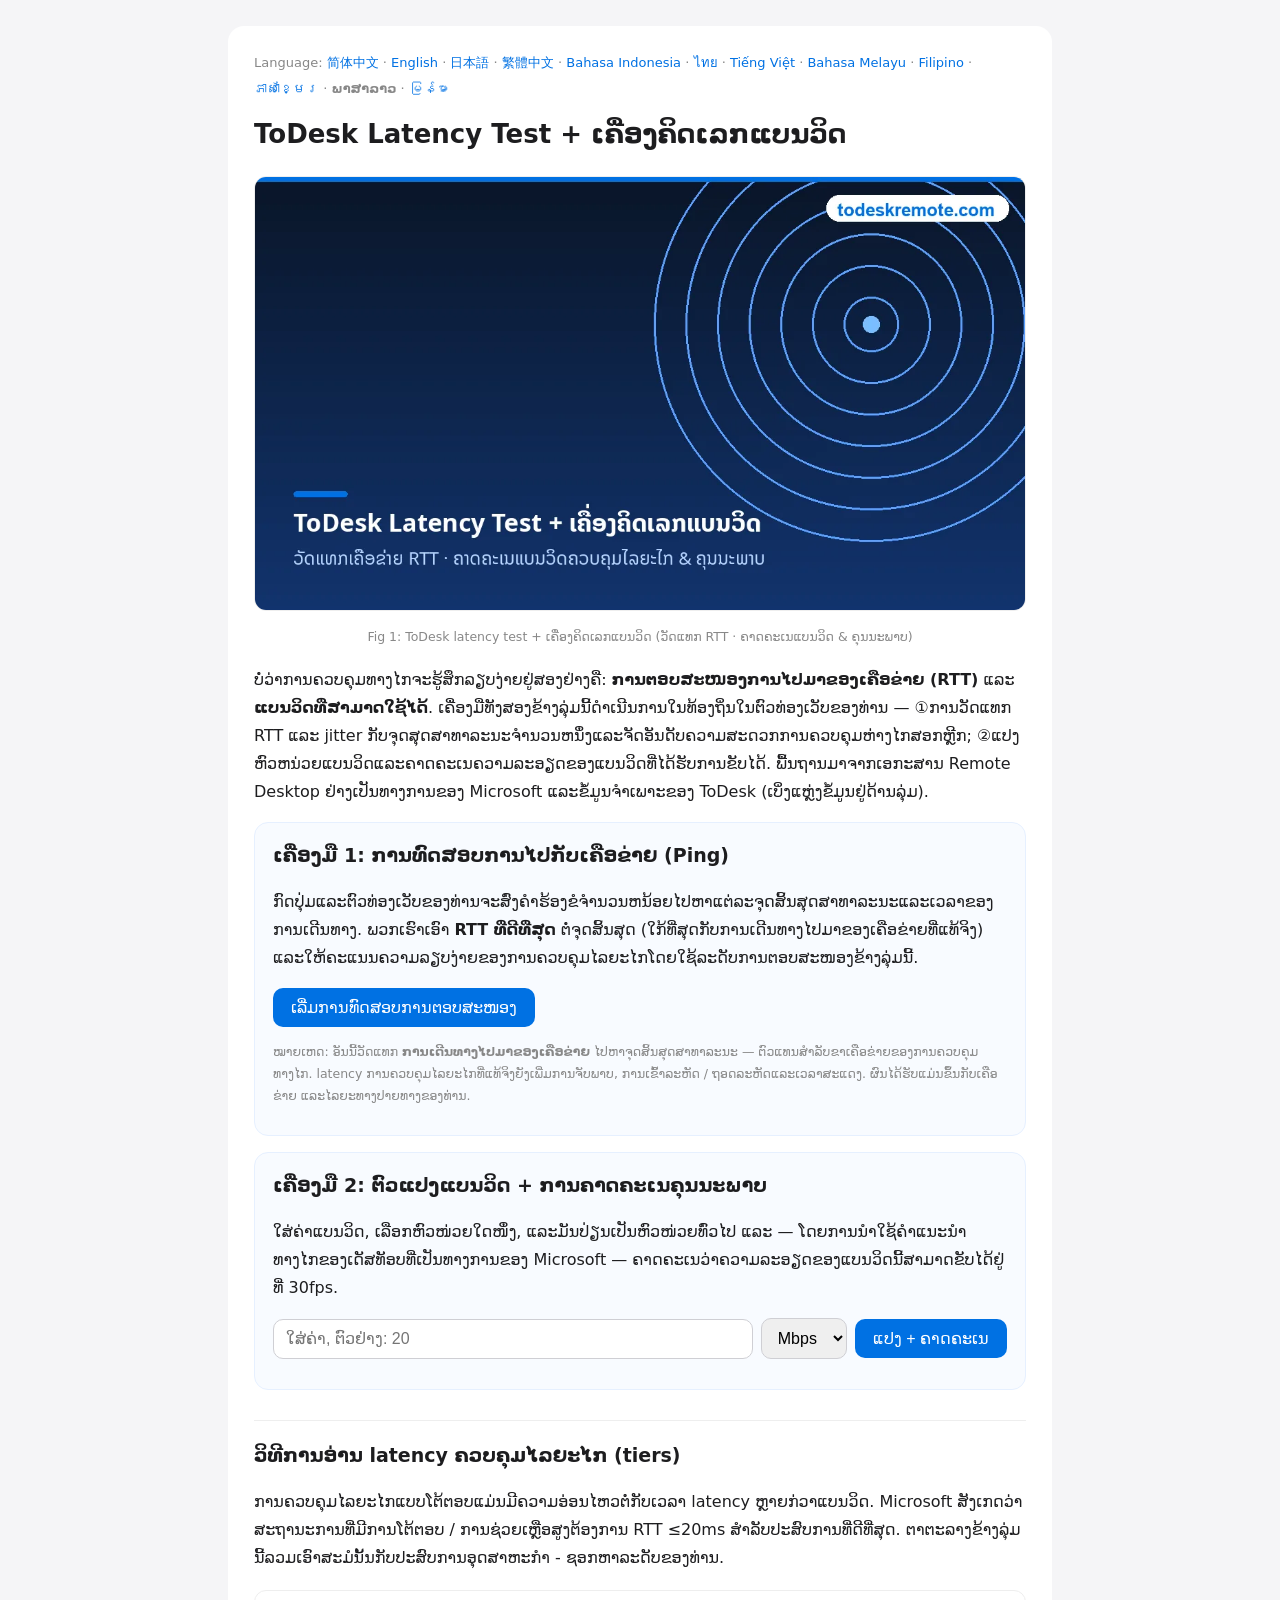
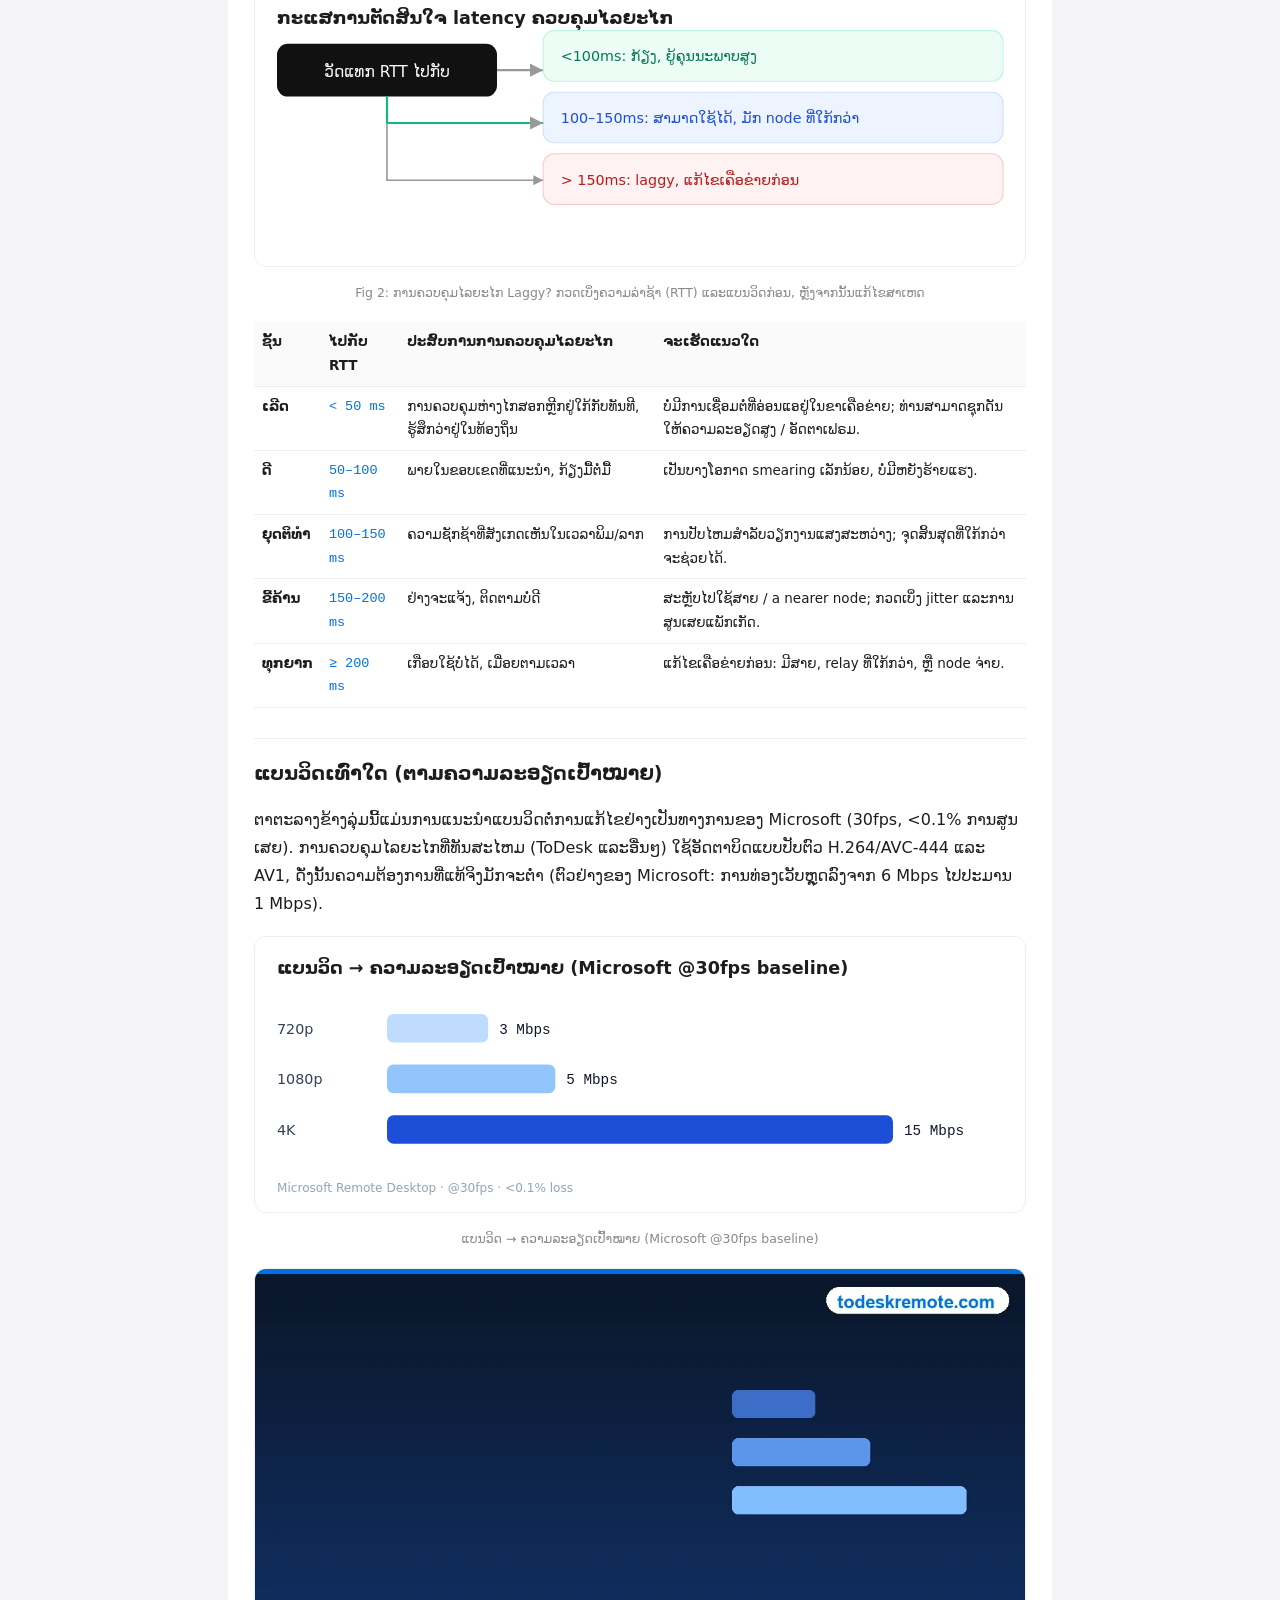
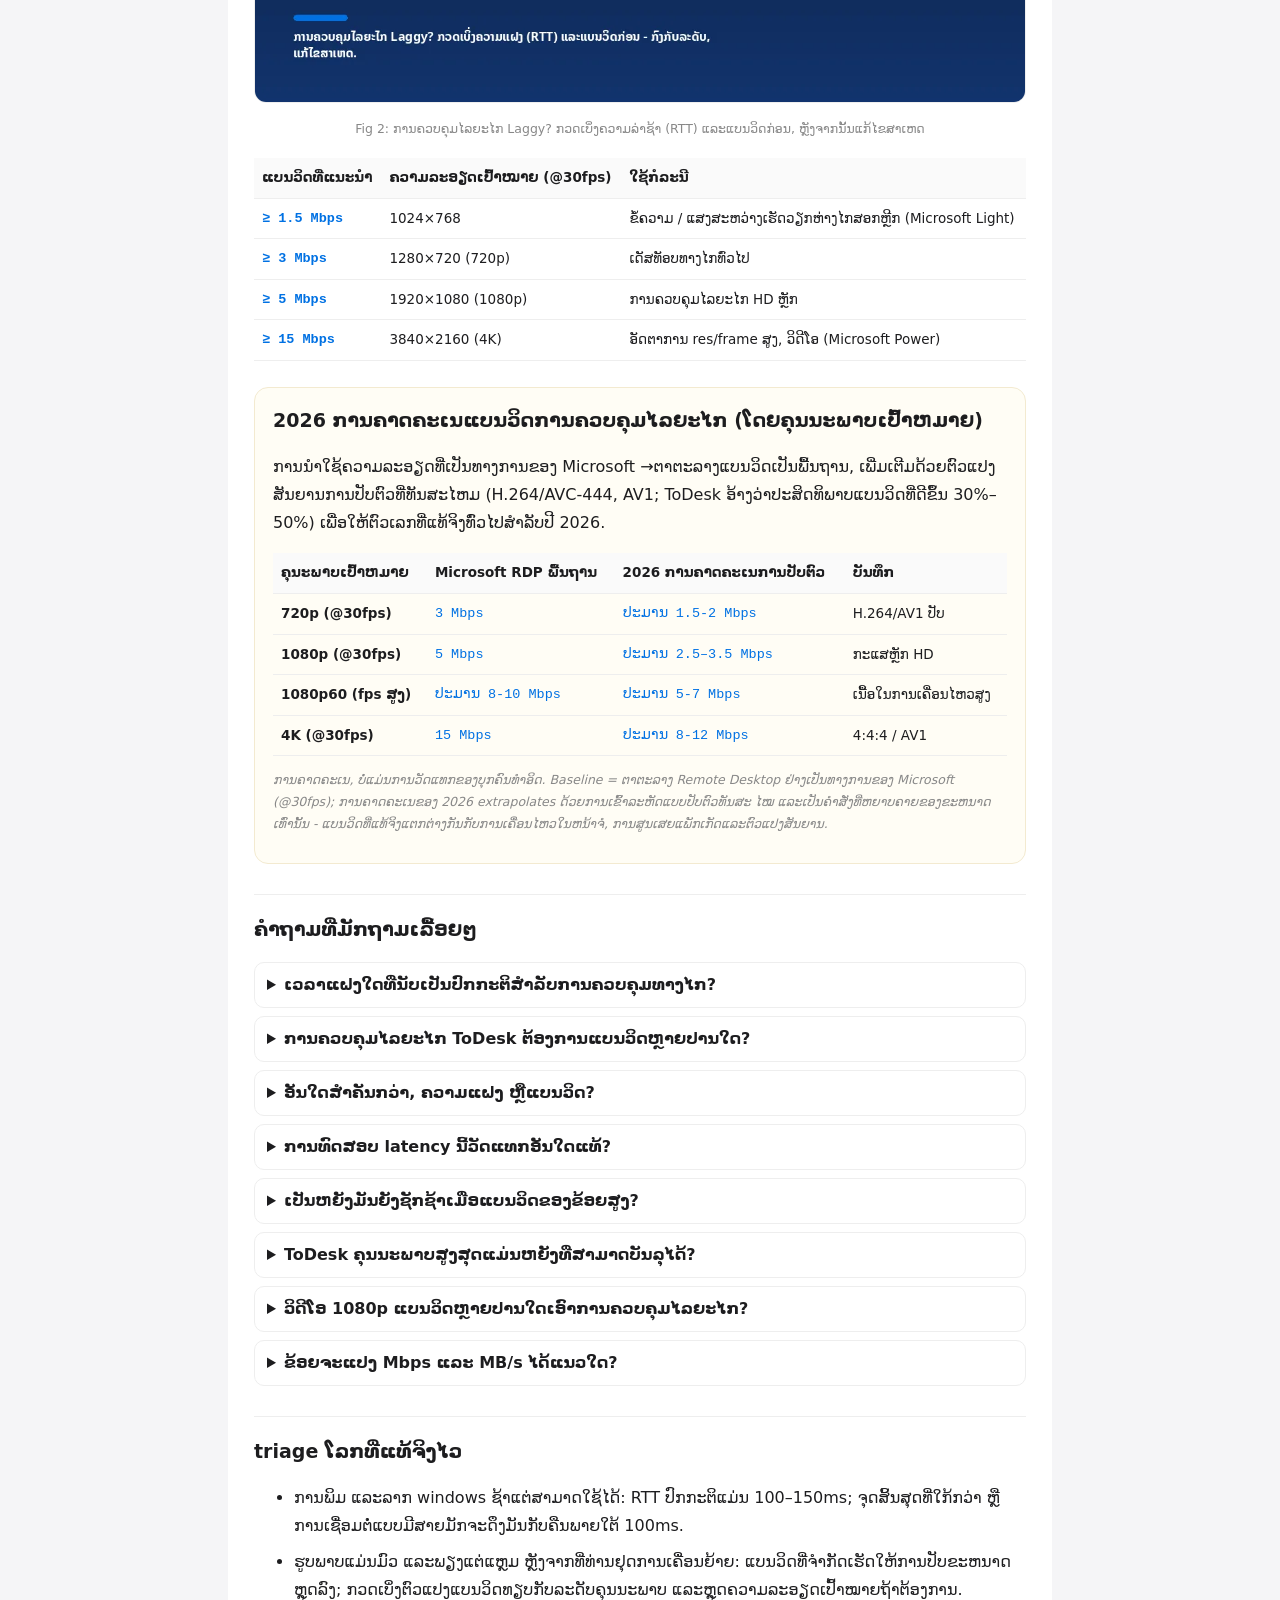
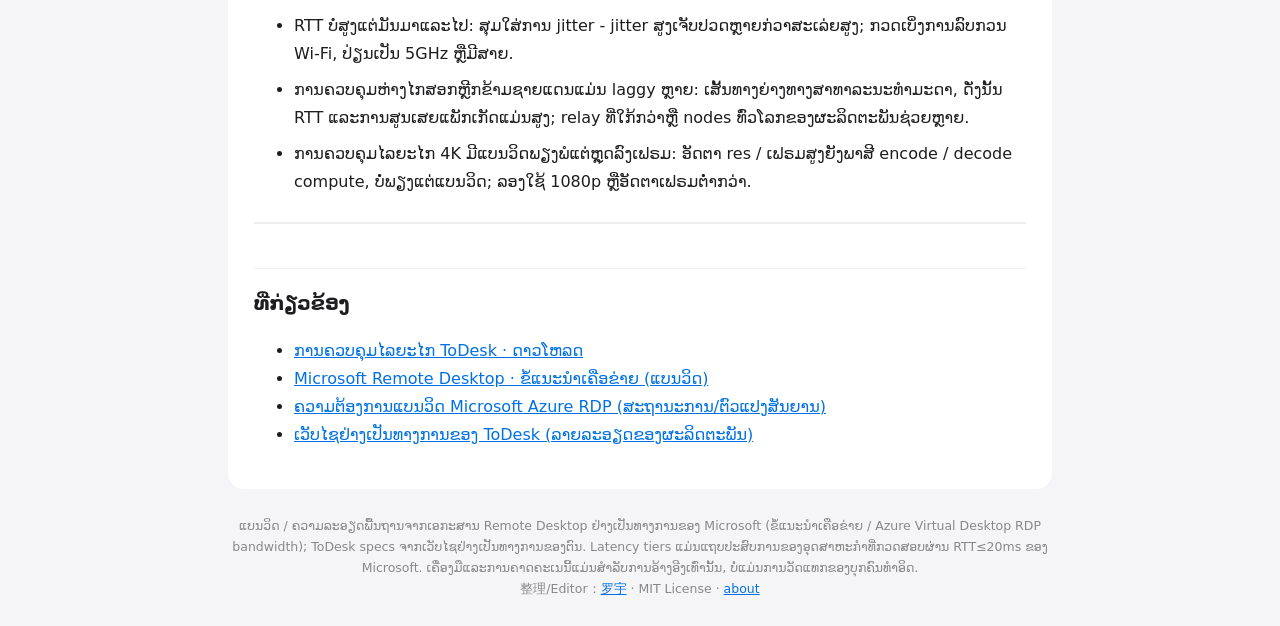
<file: lo/index.html>
<!DOCTYPE html><html lang="lo"><head><meta charset="utf-8">
<meta name="viewport" content="width=device-width,initial-scale=1">
<title>ToDesk Latency Test + ເຄື່ອງຄິດເລກແບນວິດ — ວັດແທກເຄືອຂ່າຍ RTT, ປະເມີນຄຸນນະພາບການຄວບຄຸມໄລຍະໄກ</title>
<meta name="description" content="ວັດແທກຄວາມໜຽວໄປມາຂອງເຄືອຂ່າຍຂອງທ່ານ (RTT) ແລະສັ່ນສະເທືອນໄປຫາຈຸດສິ້ນສຸດສາທາລະນະ, ຈັດລໍາດັບໂດຍຄວາມລຽບງ່າຍຂອງການຄວບຄຸມໄລຍະໄກ; ບວກກັບຕົວແປງແບນວິດທີ່ຄາດຄະເນແບນວິດແລະຄວາມລະອຽດທີ່ ToDesk remote session ຕ້ອງການ. ດ້ານລູກຄ້າ, ທັນທີ, ແຫຼ່ງເປີດ. ຂໍ້ມູນພື້ນຖານຈາກ Microsoft Remote Desktop docs ແລະ ToDesk.">
<link rel="canonical" href="https://amirsakala.github.io/lo/">
<link rel="alternate" hreflang="zh-Hans" href="https://amirsakala.github.io/">
<link rel="alternate" hreflang="en" href="https://amirsakala.github.io/en/">
<link rel="alternate" hreflang="ja" href="https://amirsakala.github.io/ja/">
<link rel="alternate" hreflang="zh-Hant" href="https://amirsakala.github.io/zh-tw/">
<link rel="alternate" hreflang="id" href="https://amirsakala.github.io/id/">
<link rel="alternate" hreflang="th" href="https://amirsakala.github.io/th/">
<link rel="alternate" hreflang="vi" href="https://amirsakala.github.io/vi/">
<link rel="alternate" hreflang="ms" href="https://amirsakala.github.io/ms/">
<link rel="alternate" hreflang="fil" href="https://amirsakala.github.io/fil/">
<link rel="alternate" hreflang="km" href="https://amirsakala.github.io/km/">
<link rel="alternate" hreflang="lo" href="https://amirsakala.github.io/lo/">
<link rel="alternate" hreflang="my" href="https://amirsakala.github.io/my/">
<link rel="alternate" hreflang="x-default" href="https://amirsakala.github.io/">
<script type="application/ld+json">
{
 "@context": "https://schema.org",
 "@graph": [
  {
   "@type": "WebApplication",
   "name": "ToDesk Latency Test + ເຄື່ອງຄິດເລກແບນວິດ",
   "url": "https://amirsakala.github.io/lo/",
   "applicationCategory": "UtilitiesApplication",
   "operatingSystem": "Web browser",
   "inLanguage": "lo",
   "description": "ວັດແທກຄວາມໜຽວໄປມາຂອງເຄືອຂ່າຍຂອງທ່ານ (RTT) ແລະສັ່ນສະເທືອນໄປຫາຈຸດສິ້ນສຸດສາທາລະນະ, ຈັດລໍາດັບໂດຍຄວາມລຽບງ່າຍຂອງການຄວບຄຸມໄລຍະໄກ; ບວກກັບຕົວແປງແບນວິດທີ່ຄາດຄະເນແບນວິດແລະຄວາມລະອຽດທີ່ ToDesk remote session ຕ້ອງການ. ດ້ານລູກຄ້າ, ທັນທີ, ແຫຼ່ງເປີດ. ຂໍ້ມູນພື້ນຖານຈາກ Microsoft Remote Desktop docs ແລະ ToDesk.",
   "isAccessibleForFree": true,
   "browserRequirements": "Requires JavaScript",
   "offers": {
    "@type": "Offer",
    "price": "0",
    "priceCurrency": "USD"
   },
   "author": {
    "@type": "Person",
    "name": "罗宇",
    "url": "https://amirsakala.github.io/about-editor/"
   }
  },
  {
   "@type": "FAQPage",
   "inLanguage": "lo",
   "url": "https://amirsakala.github.io/lo/",
   "mainEntity": [
    {
     "@type": "Question",
     "name": "ເວລາແຝງໃດທີ່ນັບເປັນປົກກະຕິສໍາລັບການຄວບຄຸມທາງໄກ?",
     "acceptedAnswer": {
      "@type": "Answer",
      "text": "ຕາມກົດລະບຽບ: RTT ຕ່ໍາກວ່າ 50ms ຮູ້ສຶກວ່າຢູ່ໃກ້ກັບທັນທີ, ພາຍໃຕ້ 100ms ແມ່ນໄລຍະທີ່ແນະນໍາ, 100-150ms ແມ່ນສາມາດໃຊ້ໄດ້ແຕ່ທ່ານຮູ້ສຶກວ່າຄວາມຊັກຊ້າ, ຫຼາຍກວ່າ 150ms ແມ່ນຊ້າຢ່າງຊັດເຈນ, ແລະ 200ms ຫຼືຫຼາຍກວ່ານັ້ນເກືອບໃຊ້ບໍ່ໄດ້. Microsoft ຍັງສັງເກດວ່າສະຖານະການໂຕ້ຕອບ / ການຊ່ວຍເຫຼືອສູງຕ້ອງການ RTT ≤20ms ສໍາລັບປະສົບການທີ່ດີທີ່ສຸດ."
     }
    },
    {
     "@type": "Question",
     "name": "ການຄວບຄຸມໄລຍະໄກ ToDesk ຕ້ອງການແບນວິດຫຼາຍປານໃດ?",
     "acceptedAnswer": {
      "@type": "Answer",
      "text": "ຕາມຄໍາແນະນໍາຢ່າງເປັນທາງການຂອງ Microsoft Remote Desktop (30fps): ປະມານ 3 Mbps ສໍາລັບ 720p, 5 Mbps ສໍາລັບ 1080p ແລະ 15 Mbps ສໍາລັບ 4K. ການຄວບຄຸມໄລຍະໄກທີ່ທັນສະໄຫມໃຊ້ການເຂົ້າລະຫັດແບບປັບຕົວ, ດັ່ງນັ້ນຄວາມຕ້ອງການທີ່ແທ້ຈິງມັກຈະຕ່ໍາ."
     }
    },
    {
     "@type": "Question",
     "name": "ອັນໃດສຳຄັນກວ່າ, ຄວາມແຝງ ຫຼືແບນວິດ?",
     "acceptedAnswer": {
      "@type": "Answer",
      "text": "ສໍາລັບການຄວບຄຸມໄລຍະໄກແບບໂຕ້ຕອບ, ເວລາ latency ມີຄວາມສໍາຄັນຫຼາຍ: ເຖິງແມ່ນວ່າມີແບນວິດພຽງພໍ, latency / jitter ສູງຍັງມີຄວາມຮູ້ສຶກຊ້າ. ອັດຕາບິດແບບເຄື່ອນໄຫວຂອງ Microsoft ຕົວຈິງເຮັດໃຫ້ຄຸນນະພາບຕໍ່າລົງເມື່ອ RTT ສູງເພື່ອຮັກສາສິ່ງທີ່ລຽບງ່າຍ."
     }
    },
    {
     "@type": "Question",
     "name": "ການທົດສອບ latency ນີ້ວັດແທກອັນໃດແທ້?",
     "acceptedAnswer": {
      "@type": "Answer",
      "text": "ບຼາວເຊີຂອງທ່ານວັດແທກການເດີນທາງໄປມາຂອງເຄືອຂ່າຍໄປຫາຈຸດສິ້ນສຸດສາທາລະນະ (Cloudflare, Google, ແລະອື່ນໆ) — ຕົວແທນຂອງເຄືອຂ່າຍຄວບຄຸມໄລຍະໄກ. latency ການຄວບຄຸມໄລຍະໄກທີ່ແທ້ຈິງຍັງເພີ່ມການຈັບພາບ, ການເຂົ້າລະຫັດ / ຖອດລະຫັດແລະເວລາສະແດງ."
     }
    },
    {
     "@type": "Question",
     "name": "ເປັນຫຍັງມັນຍັງຊັກຊ້າເມື່ອແບນວິດຂອງຂ້ອຍສູງ?",
     "acceptedAnswer": {
      "@type": "Answer",
      "text": "ປົກກະຕິແລ້ວມັນເປັນການ latency, jitter ຫຼືການສູນເສຍແພັກເກັດ, ບໍ່ແມ່ນແບນວິດ. ການຄວບຄຸມໄລຍະໄກແມ່ນມີຄວາມອ່ອນໄຫວຕໍ່ກັບ RTT ແລະຄວາມຫມັ້ນຄົງ; jitter ສູງເຈັບປວດຫຼາຍກ່ວາສະເລ່ຍສູງ."
     }
    },
    {
     "@type": "Question",
     "name": "ToDesk ຄຸນນະພາບສູງສຸດແມ່ນຫຍັງທີ່ສາມາດບັນລຸໄດ້?",
     "acceptedAnswer": {
      "@type": "Answer",
      "text": "ເວັບໄຊທ໌ທາງການຂອງມັນອ້າງເຖິງ 8K, 360 FPS ແລະ 4: 4: 4 true-color lossless (AV1 codec / ZeroSync engine), ໂດຍໃຫ້ແຜນການທີ່ຖືກຕ້ອງແລະແບນວິດພຽງພໍ."
     }
    },
    {
     "@type": "Question",
     "name": "ວິ​ດີ​ໂອ 1080p ແບນ​ວິດ​ຫຼາຍ​ປານ​ໃດ​ເອົາ​ການ​ຄວບ​ຄຸມ​ໄລ​ຍະ​ໄກ​?",
     "acceptedAnswer": {
      "@type": "Answer",
      "text": "ຕົວຢ່າງຂອງ Microsoft: ວິດີໂອ 30fps ເຄິ່ງໜ້າຈໍແມ່ນປະມານ 8.5–9.5 Mbps ຕາມຄ່າເລີ່ມຕົ້ນ, ແຕ່ມີພຽງປະມານ 2.5–2.8 Mbps ກັບ H.264/AVC-444 — ຕົວແປງສັນຍານສ້າງຄວາມແຕກຕ່າງອັນໃຫຍ່ຫຼວງ."
     }
    },
    {
     "@type": "Question",
     "name": "ຂ້ອຍຈະແປງ Mbps ແລະ MB/s ໄດ້ແນວໃດ?",
     "acceptedAnswer": {
      "@type": "Answer",
      "text": "1 MB/s = 8 Mbps, ແລະ 1 Mbps = 0.125 MB/s. ຕົວແປງແບນວິດໃນຫນ້ານີ້ເຮັດມັນສໍາລັບຫນ່ວຍງານທົ່ວໄປທັງຫມົດໂດຍອັດຕະໂນມັດ."
     }
    }
   ]
  }
 ]
}
</script>
<link rel="stylesheet" href="/style.css"></head>
<body><div class="wrap"><main>
<nav class="lang">Language: <a href="/">简体中文</a> · <a href="/en/">English</a> · <a href="/ja/">日本語</a> · <a href="/zh-tw/">繁體中文</a> · <a href="/id/">Bahasa Indonesia</a> · <a href="/th/">ไทย</a> · <a href="/vi/">Tiếng Việt</a> · <a href="/ms/">Bahasa Melayu</a> · <a href="/fil/">Filipino</a> · <a href="/km/">ភាសាខ្មែរ</a> · <strong>ພາສາລາວ</strong> · <a href="/my/">မြန်မာ</a></nav>
<h1>ToDesk Latency Test + ເຄື່ອງຄິດເລກແບນວິດ</h1>
<figure class="i4png"><picture><source type="image/webp" srcset="/img/cover_lo.webp"><img src="/img/cover_lo.png" alt="ການທົດສອບຄວາມເລັ່ງເວລາຂອງ ToDesk ແລະເຄື່ອງຄິດເລກແບນວິດ" fetchpriority="high" width="1120" height="630" style="width:100%;height:auto;border-radius:12px;border:1px solid #eee"></picture><figcaption>Fig 1: ToDesk latency test + ເຄື່ອງຄິດເລກແບນວິດ (ວັດແທກ RTT · ຄາດຄະເນແບນວິດ &amp; ຄຸນນະພາບ)</figcaption></figure>
<p class="intro">ບໍ່ວ່າການຄວບຄຸມທາງໄກຈະຮູ້ສຶກລຽບງ່າຍຢູ່ສອງຢ່າງຄື: <strong>ການຕອບສະໜອງການໄປມາຂອງເຄືອຂ່າຍ (RTT)</strong> ແລະ <strong>ແບນວິດທີ່ສາມາດໃຊ້ໄດ້</strong>. ເຄື່ອງ​ມື​ທັງ​ສອງ​ຂ້າງ​ລຸ່ມ​ນີ້​ດໍາ​ເນີນ​ການ​ໃນ​ທ້ອງ​ຖິ່ນ​ໃນ​ຕົວ​ທ່ອງ​ເວັບ​ຂອງ​ທ່ານ — ①​ການ​ວັດ​ແທກ RTT ແລະ jitter ກັບ​ຈຸດ​ສຸດ​ສາ​ທາ​ລະ​ນະ​ຈໍາ​ນວນ​ຫນຶ່ງ​ແລະ​ຈັດ​ອັນ​ດັບ​ຄວາມ​ສະ​ດວກ​ການ​ຄວບ​ຄຸມ​ຫ່າງ​ໄກ​ສອກ​ຫຼີກ​; ②​ແປງ​ຫົວ​ຫນ່ວຍ​ແບນ​ວິດ​ແລະ​ຄາດ​ຄະ​ເນ​ຄວາມ​ລະ​ອຽດ​ຂອງ​ແບນ​ວິດ​ທີ່​ໄດ້​ຮັບ​ການ​ຂັບ​ໄດ້​. ພື້ນຖານມາຈາກເອກະສານ Remote Desktop ຢ່າງເປັນທາງການຂອງ Microsoft ແລະຂໍ້ມູນຈໍາເພາະຂອງ ToDesk (ເບິ່ງແຫຼ່ງຂໍ້ມູນຢູ່ດ້ານລຸ່ມ).</p>
<section class="tool"><h2>ເຄື່ອງ​ມື 1​: ການ​ທົດ​ສອບ​ການ​ໄປ​ກັບ​ເຄືອ​ຂ່າຍ (Ping​)​</h2>
<p>ກົດປຸ່ມແລະຕົວທ່ອງເວັບຂອງທ່ານຈະສົ່ງຄໍາຮ້ອງຂໍຈໍານວນຫນ້ອຍໄປຫາແຕ່ລະຈຸດສິ້ນສຸດສາທາລະນະແລະເວລາຂອງການເດີນທາງ. ພວກເຮົາເອົາ <strong>RTT ທີ່ດີທີ່ສຸດ</strong> ຕໍ່ຈຸດສິ້ນສຸດ (ໃກ້ທີ່ສຸດກັບການເດີນທາງໄປມາຂອງເຄືອຂ່າຍທີ່ແທ້ຈິງ) ແລະໃຫ້ຄະແນນຄວາມລຽບງ່າຍຂອງການຄວບຄຸມໄລຍະໄກໂດຍໃຊ້ລະດັບການຕອບສະໜອງຂ້າງລຸ່ມນີ້.</p>
<button id="lat-go">ເລີ່ມການທົດສອບການຕອບສະໜອງ</button>
<div id="lat-out"></div>
<p class="note">ໝາຍເຫດ: ອັນນີ້ວັດແທກ <strong>ການເດີນທາງໄປມາຂອງເຄືອຂ່າຍ</strong> ໄປຫາຈຸດສິ້ນສຸດສາທາລະນະ — ຕົວແທນສຳລັບຂາເຄືອຂ່າຍຂອງການຄວບຄຸມທາງໄກ. latency ການຄວບຄຸມໄລຍະໄກທີ່ແທ້ຈິງຍັງເພີ່ມການຈັບພາບ, ການເຂົ້າລະຫັດ / ຖອດລະຫັດແລະເວລາສະແດງ. ຜົນໄດ້ຮັບແມ່ນຂຶ້ນກັບເຄືອຂ່າຍ ແລະໄລຍະທາງປາຍທາງຂອງທ່ານ.</p></section>
<section class="tool"><h2>ເຄື່ອງມື 2: ຕົວແປງແບນວິດ + ການຄາດຄະເນຄຸນນະພາບ</h2>
<p>ໃສ່ຄ່າແບນວິດ, ເລືອກຫົວໜ່ວຍໃດໜຶ່ງ, ແລະມັນປ່ຽນເປັນຫົວໜ່ວຍທົ່ວໄປ ແລະ — ໂດຍການນຳໃຊ້ຄຳແນະນຳທາງໄກຂອງເດັສທັອບທີ່ເປັນທາງການຂອງ Microsoft — ຄາດຄະເນວ່າຄວາມລະອຽດຂອງແບນວິດນີ້ສາມາດຂັບໄດ້ຢູ່ທີ່ 30fps.</p>
<div class="bwrow"><input id="bw-in" type="number" min="0" step="any" placeholder="ໃສ່ຄ່າ, ຕົວຢ່າງ: 20" autocomplete="off"><select id="bw-unit"><option>Mbps</option><option>Gbps</option><option>Kbps</option><option>MB/s</option><option>KB/s</option></select><button id="bw-go">ແປງ + ຄາດຄະເນ</button></div>
<div id="bw-out"></div></section>
<h2>ວິທີການອ່ານ latency ຄວບຄຸມໄລຍະໄກ (tiers)</h2>
<p>ການຄວບຄຸມໄລຍະໄກແບບໂຕ້ຕອບແມ່ນມີຄວາມອ່ອນໄຫວຕໍ່ກັບເວລາ latency ຫຼາຍກ່ວາແບນວິດ. Microsoft ສັງເກດວ່າສະຖານະການທີ່ມີການໂຕ້ຕອບ / ການຊ່ວຍເຫຼືອສູງຕ້ອງການ RTT ≤20ms ສໍາລັບປະສົບການທີ່ດີທີ່ສຸດ. ຕາຕະລາງຂ້າງລຸ່ມນີ້ລວມເອົາສະມໍນັ້ນກັບປະສົບການອຸດສາຫະກໍາ - ຊອກຫາລະດັບຂອງທ່ານ.</p>
<figure><svg viewBox="0 0 700 250" xmlns="http://www.w3.org/2000/svg" role="img" aria-label="latency ຄວບຄຸມໄລຍະໄກ ແລະຮູບສະແດງຕາຕະລາງລະດັບແບນວິດ" style="width:100%;height:auto;border:1px solid #eee;border-radius:12px;background:#fff">
<text x="20" y="30" font-family="system-ui,Arial" font-size="16" font-weight="700" fill="#1d1d1f">ກະແສການຕັດສິນໃຈ latency ຄວບຄຸມໄລຍະໄກ</text>
<rect x="20" y="48" width="200" height="48" rx="10" fill="#111"/><text x="120" y="78" text-anchor="middle" font-family="system-ui,Arial" font-size="14" fill="#fff">ວັດແທກ RTT ໄປກັບ</text>
<path d="M220 72 H262" stroke="#999" stroke-width="2" fill="none" marker-end="url(#ar)"/>
<rect x="262" y="36" width="418" height="46" rx="10" fill="#ecfdf5" stroke="#bbf7e0"/><text x="278" y="64" font-family="system-ui,Arial" font-size="13" fill="#047857">&lt;100ms: ກ້ຽງ, ຍູ້ຄຸນນະພາບສູງ</text>
<rect x="262" y="92" width="418" height="46" rx="10" fill="#eef4ff" stroke="#cfe0ff"/><text x="278" y="120" font-family="system-ui,Arial" font-size="13" fill="#1d4ed8">100–150ms: ສາມາດໃຊ້ໄດ້, ມັກ node ທີ່ໃກ້ກວ່າ</text>
<rect x="262" y="148" width="418" height="46" rx="10" fill="#fef2f2" stroke="#fecaca"/><text x="278" y="176" font-family="system-ui,Arial" font-size="13" fill="#b91c1c">&gt; 150ms: laggy, ແກ້ໄຂເຄືອຂ່າຍກ່ອນ</text>
<path d="M120 96 V120 H262" stroke="#10b981" stroke-width="2" fill="none" marker-end="url(#ar)"/>
<path d="M120 120 V172 H262" stroke="#999" stroke-width="1.5" fill="none" marker-end="url(#ar)"/>
<defs><marker id="ar" markerWidth="8" markerHeight="8" refX="6" refY="3" orient="auto"><path d="M0 0 L6 3 L0 6 z" fill="#999"/></marker></defs>
</svg><figcaption>Fig 2: ການຄວບຄຸມໄລຍະໄກ Laggy? ກວດເບິ່ງຄວາມລ່າຊ້າ (RTT) ແລະແບນວິດກ່ອນ, ຫຼັງຈາກນັ້ນແກ້ໄຂສາເຫດ</figcaption></figure>
<table><tr><th>ຊັ້ນ</th><th>ໄປກັບ RTT</th><th>ປະສົບການການຄວບຄຸມໄລຍະໄກ</th><th>ຈະເຮັດແນວໃດ</th></tr><tr><td><b>ເລີດ</b></td><td class="mono">< 50 ms</td><td>ການ​ຄວບ​ຄຸມ​ຫ່າງ​ໄກ​ສອກ​ຫຼີກ​ຢູ່​ໃກ້​ກັບ​ທັນ​ທີ​, ຮູ້​ສຶກ​ວ່າ​ຢູ່​ໃນ​ທ້ອງ​ຖິ່ນ​</td><td>ບໍ່ມີການເຊື່ອມຕໍ່ທີ່ອ່ອນແອຢູ່ໃນຂາເຄືອຂ່າຍ; ທ່ານ​ສາ​ມາດ​ຊຸກ​ດັນ​ໃຫ້​ຄວາມ​ລະ​ອຽດ​ສູງ / ອັດ​ຕາ​ເຟຣມ​.</td></tr><tr><td><b>ດີ</b></td><td class="mono">50–100 ms</td><td>ພາຍໃນຂອບເຂດທີ່ແນະນໍາ, ກ້ຽງມື້ຕໍ່ມື້</td><td>ເປັນບາງໂອກາດ smearing ເລັກນ້ອຍ, ບໍ່ມີຫຍັງຮ້າຍແຮງ.</td></tr><tr><td><b>ຍຸດຕິທຳ</b></td><td class="mono">100–150 ms</td><td>ຄວາມຊັກຊ້າທີ່ສັງເກດເຫັນໃນເວລາພິມ/ລາກ</td><td>ການປັບໄຫມສໍາລັບວຽກງານແສງສະຫວ່າງ; ຈຸດສິ້ນສຸດທີ່ໃກ້ກວ່າຈະຊ່ວຍໄດ້.</td></tr><tr><td><b>ຂີ້ຄ້ານ</b></td><td class="mono">150–200 ms</td><td>ຢ່າງຈະແຈ້ງ, ຕິດຕາມບໍ່ດີ</td><td>ສະຫຼັບໄປໃຊ້ສາຍ / a nearer node; ກວດເບິ່ງ jitter ແລະການສູນເສຍແພັກເກັດ.</td></tr><tr><td><b>ທຸກຍາກ</b></td><td class="mono">≥ 200 ms</td><td>ເກືອບໃຊ້ບໍ່ໄດ້, ເມື່ອຍຕາມເວລາ</td><td>ແກ້ໄຂເຄືອຂ່າຍກ່ອນ: ມີສາຍ, relay ທີ່ໃກ້ກວ່າ, ຫຼື node ຈ່າຍ.</td></tr></table>
<h2>ແບນວິດເທົ່າໃດ (ຕາມຄວາມລະອຽດເປົ້າໝາຍ)</h2>
<p>ຕາຕະລາງຂ້າງລຸ່ມນີ້ແມ່ນການແນະນໍາແບນວິດຕໍ່ການແກ້ໄຂຢ່າງເປັນທາງການຂອງ Microsoft (30fps, <0.1% ການສູນເສຍ). ການຄວບຄຸມໄລຍະໄກທີ່ທັນສະໄຫມ (ToDesk ແລະອື່ນໆ) ໃຊ້ອັດຕາບິດແບບປັບຕົວ H.264/AVC-444 ແລະ AV1, ດັ່ງນັ້ນຄວາມຕ້ອງການທີ່ແທ້ຈິງມັກຈະຕ່ໍາ (ຕົວຢ່າງຂອງ Microsoft: ການທ່ອງເວັບຫຼຸດລົງຈາກ 6 Mbps ໄປປະມານ 1 Mbps).</p>
<figure><svg viewBox="0 0 700 250" xmlns="http://www.w3.org/2000/svg" role="img" aria-label="ການທົດສອບຄວາມເລັ່ງເວລາຂອງ ToDesk ແລະເຄື່ອງຄິດເລກແບນວິດ" style="width:100%;height:auto;border:1px solid #eee;border-radius:12px;background:#fff">
<text x="20" y="34" font-family="system-ui,Arial" font-size="16" font-weight="700" fill="#1d1d1f">ແບນວິດ → ຄວາມລະອຽດເປົ້າໝາຍ (Microsoft @30fps baseline)</text>
<text x="20" y="88" font-family="system-ui,Arial" font-size="13" fill="#334155">720p</text><rect x="120" y="70" width="92" height="26" rx="6" fill="#bfdbfe"/><text x="222" y="88" font-family="ui-monospace,monospace" font-size="13" fill="#0f172a">3 Mbps</text>
<text x="20" y="134" font-family="system-ui,Arial" font-size="13" fill="#334155">1080p</text><rect x="120" y="116" width="153" height="26" rx="6" fill="#93c5fd"/><text x="283" y="134" font-family="ui-monospace,monospace" font-size="13" fill="#0f172a">5 Mbps</text>
<text x="20" y="180" font-family="system-ui,Arial" font-size="13" fill="#334155">4K</text><rect x="120" y="162" width="460" height="26" rx="6" fill="#1d4ed8"/><text x="590" y="180" font-family="ui-monospace,monospace" font-size="13" fill="#0f172a">15 Mbps</text>
<text x="20" y="232" font-family="system-ui,Arial" font-size="11" fill="#94a3b8">Microsoft Remote Desktop · @30fps · &lt;0.1% loss</text>
</svg><figcaption>ແບນວິດ → ຄວາມລະອຽດເປົ້າໝາຍ (Microsoft @30fps baseline)</figcaption></figure>
<figure class="i4png"><picture><source type="image/webp" srcset="/img/board_lo.webp"><img src="/img/board_lo.png" alt="latency ຄວບຄຸມໄລຍະໄກ ແລະຮູບສະແດງຕາຕະລາງລະດັບແບນວິດ" loading="lazy" width="1120" height="630" style="width:100%;height:auto;border-radius:12px;border:1px solid #eee"></picture><figcaption>Fig 2: ການຄວບຄຸມໄລຍະໄກ Laggy? ກວດເບິ່ງຄວາມລ່າຊ້າ (RTT) ແລະແບນວິດກ່ອນ, ຫຼັງຈາກນັ້ນແກ້ໄຂສາເຫດ</figcaption></figure>
<table><tr><th>ແບນວິດທີ່ແນະນໍາ</th><th>ຄວາມລະອຽດເປົ້າໝາຍ (@30fps)</th><th>ໃຊ້ກໍລະນີ</th></tr><tr><td class="mono"><b>≥ 1.5 Mbps</b></td><td>1024×768</td><td>ຂໍ້ຄວາມ / ແສງສະຫວ່າງເຮັດວຽກຫ່າງໄກສອກຫຼີກ (Microsoft Light)</td></tr><tr><td class="mono"><b>≥ 3 Mbps</b></td><td>1280×720 (720p)</td><td>ເດັສທັອບທາງໄກທົ່ວໄປ</td></tr><tr><td class="mono"><b>≥ 5 Mbps</b></td><td>1920×1080 (1080p)</td><td>ການຄວບຄຸມໄລຍະໄກ HD ຫຼັກ</td></tr><tr><td class="mono"><b>≥ 15 Mbps</b></td><td>3840×2160 (4K)</td><td>ອັດ​ຕາ​ການ res/frame ສູງ, ວິ​ດີ​ໂອ (Microsoft Power)</td></tr></table>
<section id="data2026" class="i4data"><h2>2026 ການ​ຄາດ​ຄະ​ເນ​ແບນ​ວິດ​ການ​ຄວບ​ຄຸມ​ໄລ​ຍະ​ໄກ (ໂດຍ​ຄຸນ​ນະ​ພາບ​ເປົ້າ​ຫມາຍ​)</h2>
<p>ການນໍາໃຊ້ຄວາມລະອຽດທີ່ເປັນທາງການຂອງ Microsoft →ຕາຕະລາງແບນວິດເປັນພື້ນຖານ, ເພີ່ມເຕີມດ້ວຍຕົວແປງສັນຍານການປັບຕົວທີ່ທັນສະໄຫມ (H.264/AVC-444, AV1; ToDesk ອ້າງວ່າປະສິດທິພາບແບນວິດທີ່ດີຂຶ້ນ 30%–50%) ເພື່ອໃຫ້ຕົວເລກທີ່ແທ້ຈິງທົ່ວໄປສໍາລັບປີ 2026.</p>
<table><tr><th>ຄຸນະພາບເປົ້າຫມາຍ</th><th>Microsoft RDP ພື້ນຖານ</th><th>2026 ການ​ຄາດ​ຄະ​ເນ​ການ​ປັບ​ຕົວ​</th><th>ບັນທຶກ</th></tr><tr><td><b>720p (@30fps)</b></td><td class="mono">3 Mbps</td><td class="mono">ປະມານ 1.5-2 Mbps</td><td>H.264/AV1 ປັບ</td></tr><tr><td><b>1080p (@30fps)</b></td><td class="mono">5 Mbps</td><td class="mono">ປະມານ 2.5–3.5 Mbps</td><td>ກະແສຫຼັກ HD</td></tr><tr><td><b>1080p60 (fps ສູງ)</b></td><td class="mono">ປະມານ 8-10 Mbps</td><td class="mono">ປະມານ 5-7 Mbps</td><td>ເນື້ອໃນການເຄື່ອນໄຫວສູງ</td></tr><tr><td><b>4K (@30fps)</b></td><td class="mono">15 Mbps</td><td class="mono">ປະມານ 8-12 Mbps</td><td>4:4:4 / AV1</td></tr></table>
<p class="note"><em>ການຄາດຄະເນ, ບໍ່ແມ່ນການວັດແທກຂອງບຸກຄົນທໍາອິດ. Baseline = ຕາຕະລາງ Remote Desktop ຢ່າງເປັນທາງການຂອງ Microsoft (@30fps); ການຄາດຄະເນຂອງ 2026 extrapolates ດ້ວຍການເຂົ້າລະຫັດແບບປັບຕົວທັນສະ ໄໝ ແລະເປັນຄໍາສັ່ງທີ່ຫຍາບຄາຍຂອງຂະຫນາດເທົ່ານັ້ນ - ແບນວິດທີ່ແທ້ຈິງແຕກຕ່າງກັນກັບການເຄື່ອນໄຫວໃນຫນ້າຈໍ, ການສູນເສຍແພັກເກັດແລະຕົວແປງສັນຍານ.</em></p></section>
<h2>ຄຳຖາມທີ່ມັກຖາມເລື້ອຍໆ</h2>
<details class="faq"><summary>ເວລາແຝງໃດທີ່ນັບເປັນປົກກະຕິສໍາລັບການຄວບຄຸມທາງໄກ?</summary><div>ຕາມກົດລະບຽບ: RTT ຕ່ໍາກວ່າ 50ms ຮູ້ສຶກວ່າຢູ່ໃກ້ກັບທັນທີ, ພາຍໃຕ້ 100ms ແມ່ນໄລຍະທີ່ແນະນໍາ, 100-150ms ແມ່ນສາມາດໃຊ້ໄດ້ແຕ່ທ່ານຮູ້ສຶກວ່າຄວາມຊັກຊ້າ, ຫຼາຍກວ່າ 150ms ແມ່ນຊ້າຢ່າງຊັດເຈນ, ແລະ 200ms ຫຼືຫຼາຍກວ່ານັ້ນເກືອບໃຊ້ບໍ່ໄດ້. Microsoft ຍັງສັງເກດວ່າສະຖານະການໂຕ້ຕອບ / ການຊ່ວຍເຫຼືອສູງຕ້ອງການ RTT ≤20ms ສໍາລັບປະສົບການທີ່ດີທີ່ສຸດ.</div></details>
<details class="faq"><summary>ການຄວບຄຸມໄລຍະໄກ ToDesk ຕ້ອງການແບນວິດຫຼາຍປານໃດ?</summary><div>ຕາມຄໍາແນະນໍາຢ່າງເປັນທາງການຂອງ Microsoft Remote Desktop (30fps): ປະມານ 3 Mbps ສໍາລັບ 720p, 5 Mbps ສໍາລັບ 1080p ແລະ 15 Mbps ສໍາລັບ 4K. ການຄວບຄຸມໄລຍະໄກທີ່ທັນສະໄຫມໃຊ້ການເຂົ້າລະຫັດແບບປັບຕົວ, ດັ່ງນັ້ນຄວາມຕ້ອງການທີ່ແທ້ຈິງມັກຈະຕ່ໍາ.</div></details>
<details class="faq"><summary>ອັນໃດສຳຄັນກວ່າ, ຄວາມແຝງ ຫຼືແບນວິດ?</summary><div>ສໍາລັບການຄວບຄຸມໄລຍະໄກແບບໂຕ້ຕອບ, ເວລາ latency ມີຄວາມສໍາຄັນຫຼາຍ: ເຖິງແມ່ນວ່າມີແບນວິດພຽງພໍ, latency / jitter ສູງຍັງມີຄວາມຮູ້ສຶກຊ້າ. ອັດຕາບິດແບບເຄື່ອນໄຫວຂອງ Microsoft ຕົວຈິງເຮັດໃຫ້ຄຸນນະພາບຕໍ່າລົງເມື່ອ RTT ສູງເພື່ອຮັກສາສິ່ງທີ່ລຽບງ່າຍ.</div></details>
<details class="faq"><summary>ການທົດສອບ latency ນີ້ວັດແທກອັນໃດແທ້?</summary><div>ບຼາວເຊີຂອງທ່ານວັດແທກການເດີນທາງໄປມາຂອງເຄືອຂ່າຍໄປຫາຈຸດສິ້ນສຸດສາທາລະນະ (Cloudflare, Google, ແລະອື່ນໆ) — ຕົວແທນຂອງເຄືອຂ່າຍຄວບຄຸມໄລຍະໄກ. latency ການຄວບຄຸມໄລຍະໄກທີ່ແທ້ຈິງຍັງເພີ່ມການຈັບພາບ, ການເຂົ້າລະຫັດ / ຖອດລະຫັດແລະເວລາສະແດງ.</div></details>
<details class="faq"><summary>ເປັນຫຍັງມັນຍັງຊັກຊ້າເມື່ອແບນວິດຂອງຂ້ອຍສູງ?</summary><div>ປົກກະຕິແລ້ວມັນເປັນການ latency, jitter ຫຼືການສູນເສຍແພັກເກັດ, ບໍ່ແມ່ນແບນວິດ. ການຄວບຄຸມໄລຍະໄກແມ່ນມີຄວາມອ່ອນໄຫວຕໍ່ກັບ RTT ແລະຄວາມຫມັ້ນຄົງ; jitter ສູງເຈັບປວດຫຼາຍກ່ວາສະເລ່ຍສູງ.</div></details>
<details class="faq"><summary>ToDesk ຄຸນນະພາບສູງສຸດແມ່ນຫຍັງທີ່ສາມາດບັນລຸໄດ້?</summary><div>ເວັບໄຊທ໌ທາງການຂອງມັນອ້າງເຖິງ 8K, 360 FPS ແລະ 4: 4: 4 true-color lossless (AV1 codec / ZeroSync engine), ໂດຍໃຫ້ແຜນການທີ່ຖືກຕ້ອງແລະແບນວິດພຽງພໍ.</div></details>
<details class="faq"><summary>ວິ​ດີ​ໂອ 1080p ແບນ​ວິດ​ຫຼາຍ​ປານ​ໃດ​ເອົາ​ການ​ຄວບ​ຄຸມ​ໄລ​ຍະ​ໄກ​?</summary><div>ຕົວຢ່າງຂອງ Microsoft: ວິດີໂອ 30fps ເຄິ່ງໜ້າຈໍແມ່ນປະມານ 8.5–9.5 Mbps ຕາມຄ່າເລີ່ມຕົ້ນ, ແຕ່ມີພຽງປະມານ 2.5–2.8 Mbps ກັບ H.264/AVC-444 — ຕົວແປງສັນຍານສ້າງຄວາມແຕກຕ່າງອັນໃຫຍ່ຫຼວງ.</div></details>
<details class="faq"><summary>ຂ້ອຍຈະແປງ Mbps ແລະ MB/s ໄດ້ແນວໃດ?</summary><div>1 MB/s = 8 Mbps, ແລະ 1 Mbps = 0.125 MB/s. ຕົວແປງແບນວິດໃນຫນ້ານີ້ເຮັດມັນສໍາລັບຫນ່ວຍງານທົ່ວໄປທັງຫມົດໂດຍອັດຕະໂນມັດ.</div></details>

<h2>triage ໂລກ​ທີ່​ແທ້​ຈິງ​ໄວ​</h2>
<ul class="scenes"><li>ການພິມ ແລະລາກ windows ຊ້າແຕ່ສາມາດໃຊ້ໄດ້: RTT ປົກກະຕິແມ່ນ 100–150ms; ຈຸດສິ້ນສຸດທີ່ໃກ້ກວ່າ ຫຼືການເຊື່ອມຕໍ່ແບບມີສາຍມັກຈະດຶງມັນກັບຄືນພາຍໃຕ້ 100ms.</li><li>ຮູບພາບແມ່ນມົວ ແລະພຽງແຕ່ແຫຼມ ຫຼັງຈາກທີ່ທ່ານຢຸດການເຄື່ອນຍ້າຍ: ແບນວິດທີ່ຈໍາກັດເຮັດໃຫ້ການປັບຂະຫນາດຫຼຸດລົງ; ກວດເບິ່ງຕົວແປງແບນວິດທຽບກັບລະດັບຄຸນນະພາບ ແລະຫຼຸດຄວາມລະອຽດເປົ້າໝາຍຖ້າຕ້ອງການ.</li><li>RTT ບໍ່ສູງແຕ່ມັນມາແລະໄປ: ສຸມໃສ່ການ jitter - jitter ສູງເຈັບປວດຫຼາຍກ່ວາສະເລ່ຍສູງ; ກວດເບິ່ງການລົບກວນ Wi-Fi, ປ່ຽນເປັນ 5GHz ຫຼືມີສາຍ.</li><li>ການຄວບຄຸມຫ່າງໄກສອກຫຼີກຂ້າມຊາຍແດນແມ່ນ laggy ຫຼາຍ: ເສັ້ນທາງຍ່າງທາງສາທາລະນະທໍາມະດາ, ດັ່ງນັ້ນ RTT ແລະການສູນເສຍແພັກເກັດແມ່ນສູງ; relay ທີ່ໃກ້ກວ່າຫຼື nodes ທົ່ວໂລກຂອງຜະລິດຕະພັນຊ່ວຍຫຼາຍ.</li><li>ການຄວບຄຸມໄລຍະໄກ 4K ມີແບນວິດພຽງພໍແຕ່ຫຼຸດລົງເຟຣມ: ອັດຕາ res / ເຟຣມສູງຍັງພາສີ encode / decode compute, ບໍ່ພຽງແຕ່ແບນວິດ; ລອງໃຊ້ 1080p ຫຼືອັດຕາເຟຣມຕໍ່າກວ່າ.</li></ul>
<div class="related"><h2>ທີ່ກ່ຽວຂ້ອງ</h2><ul><li><a href="https://todeskremote.com/download/">ການຄວບຄຸມໄລຍະໄກ ToDesk · ດາວໂຫລດ</a></li><li><a href="https://learn.microsoft.com/en-us/windows-server/remote/remote-desktop-services/network-guidance" rel="nofollow">Microsoft Remote Desktop · ຂໍ້ແນະນຳເຄືອຂ່າຍ (ແບນວິດ)</a></li><li><a href="https://learn.microsoft.com/en-us/azure/virtual-desktop/rdp-bandwidth" rel="nofollow">ຄວາມຕ້ອງການແບນວິດ Microsoft Azure RDP (ສະຖານະການ/ຕົວແປງສັນຍານ)</a></li><li><a href="https://www.todesk.com/" rel="nofollow">ເວັບໄຊຢ່າງເປັນທາງການຂອງ ToDesk (ລາຍລະອຽດຂອງຜະລິດຕະພັນ)</a></li></ul></div>
</main>
<footer>ແບນວິດ / ຄວາມລະອຽດພື້ນຖານຈາກເອກະສານ Remote Desktop ຢ່າງເປັນທາງການຂອງ Microsoft (ຂໍ້ແນະນໍາເຄືອຂ່າຍ / Azure Virtual Desktop RDP bandwidth); ToDesk specs ຈາກເວັບໄຊຢ່າງເປັນທາງການຂອງຕົນ. Latency tiers ແມ່ນແຖບປະສົບການຂອງອຸດສາຫະກໍາທີ່ກວດສອບຜ່ານ RTT≤20ms ຂອງ Microsoft. ເຄື່ອງມືແລະການຄາດຄະເນນີ້ແມ່ນສໍາລັບການອ້າງອີງເທົ່ານັ້ນ, ບໍ່ແມ່ນການວັດແທກຂອງບຸກຄົນທໍາອິດ.<br>整理/Editor：<a href="/about-editor/">罗宇</a> · MIT License · <a href="/about-editor/">about</a></footer>
</div>
<script src="/data_lo.js"></script><script src="/app.js"></script></body></html>
</file>
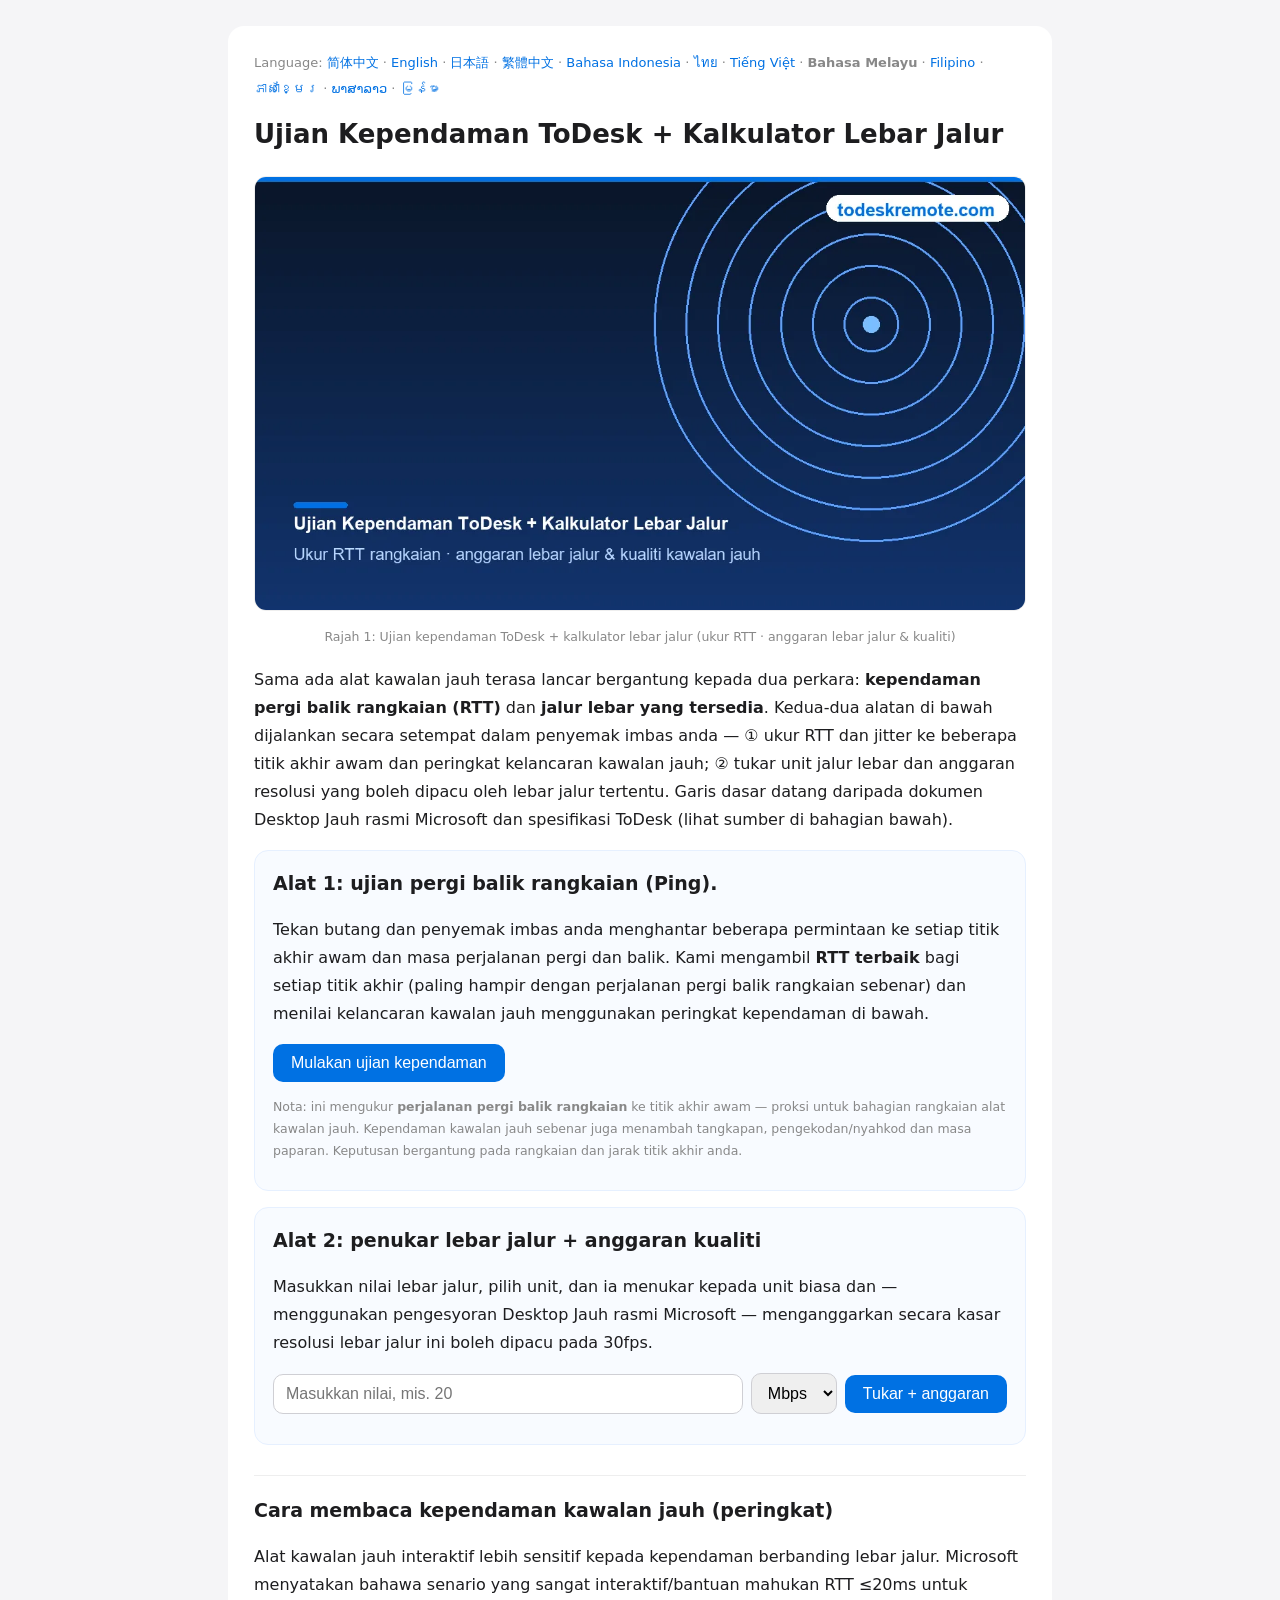
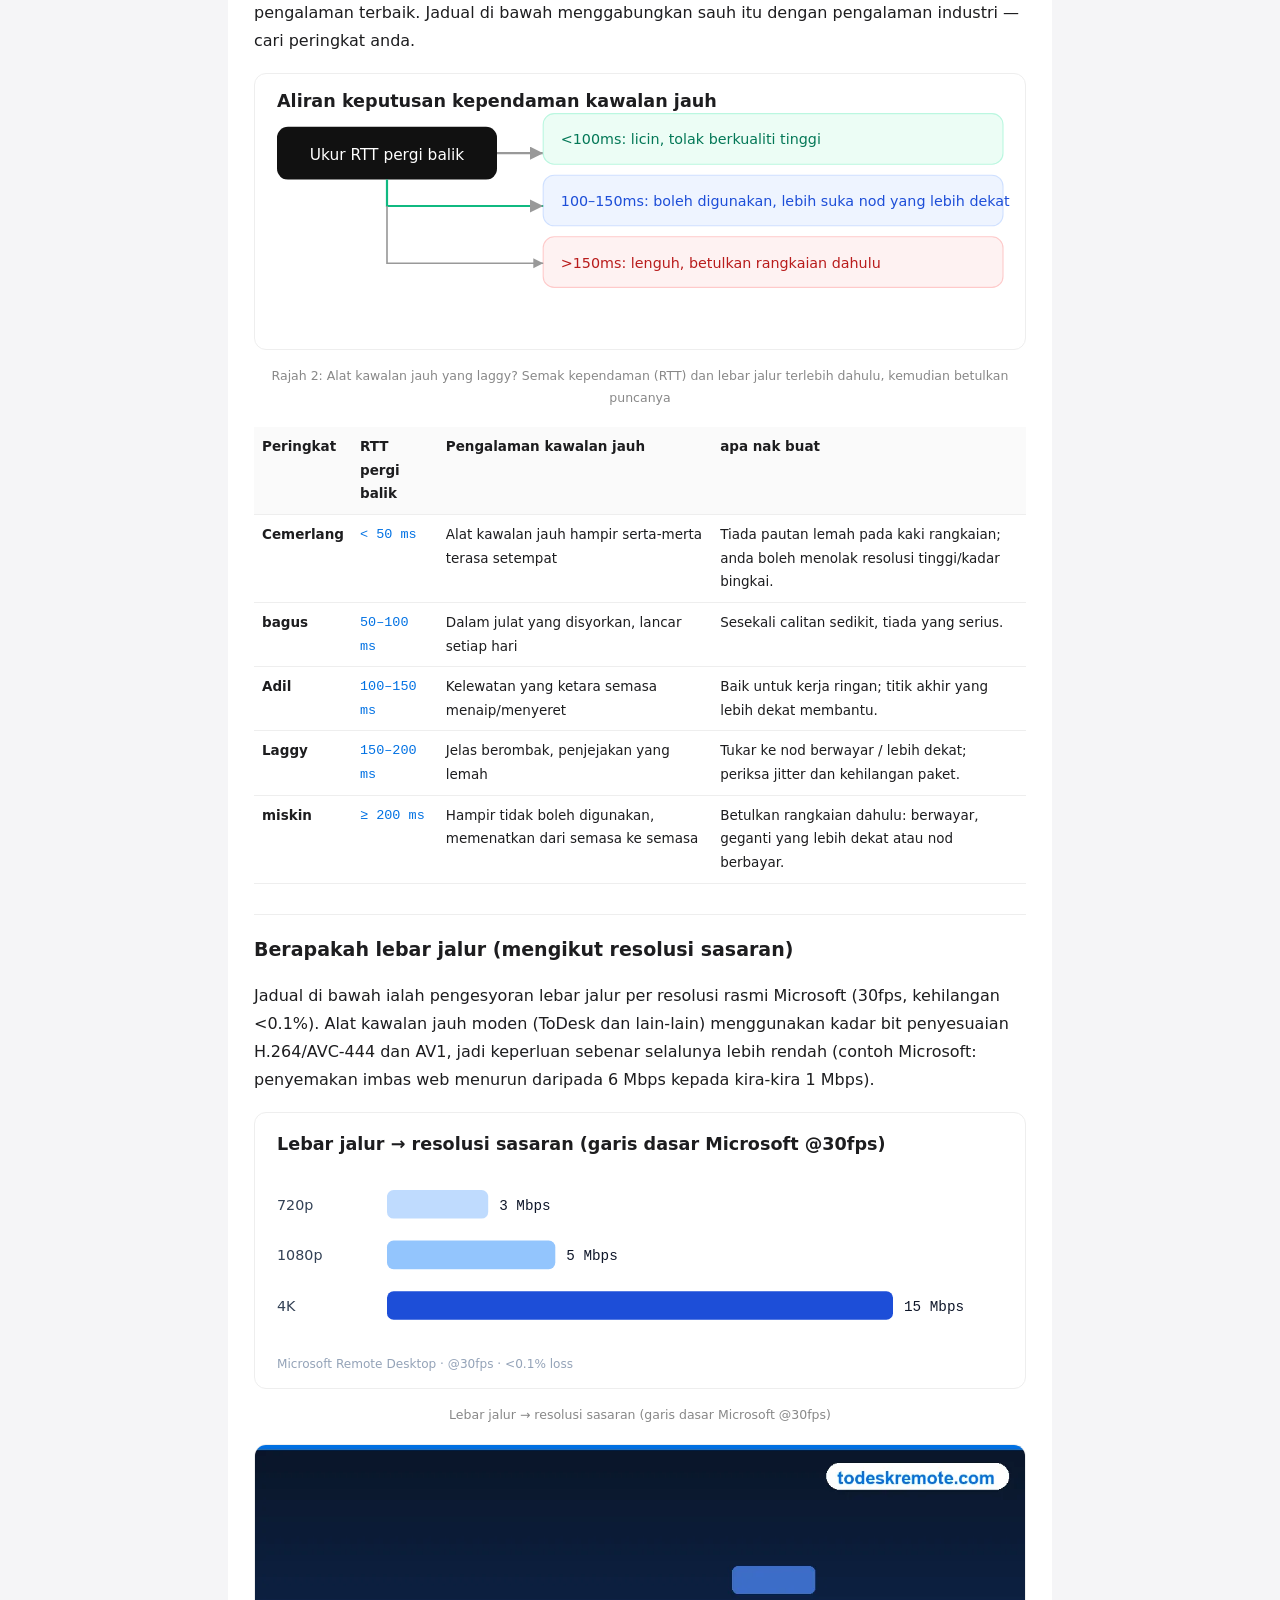
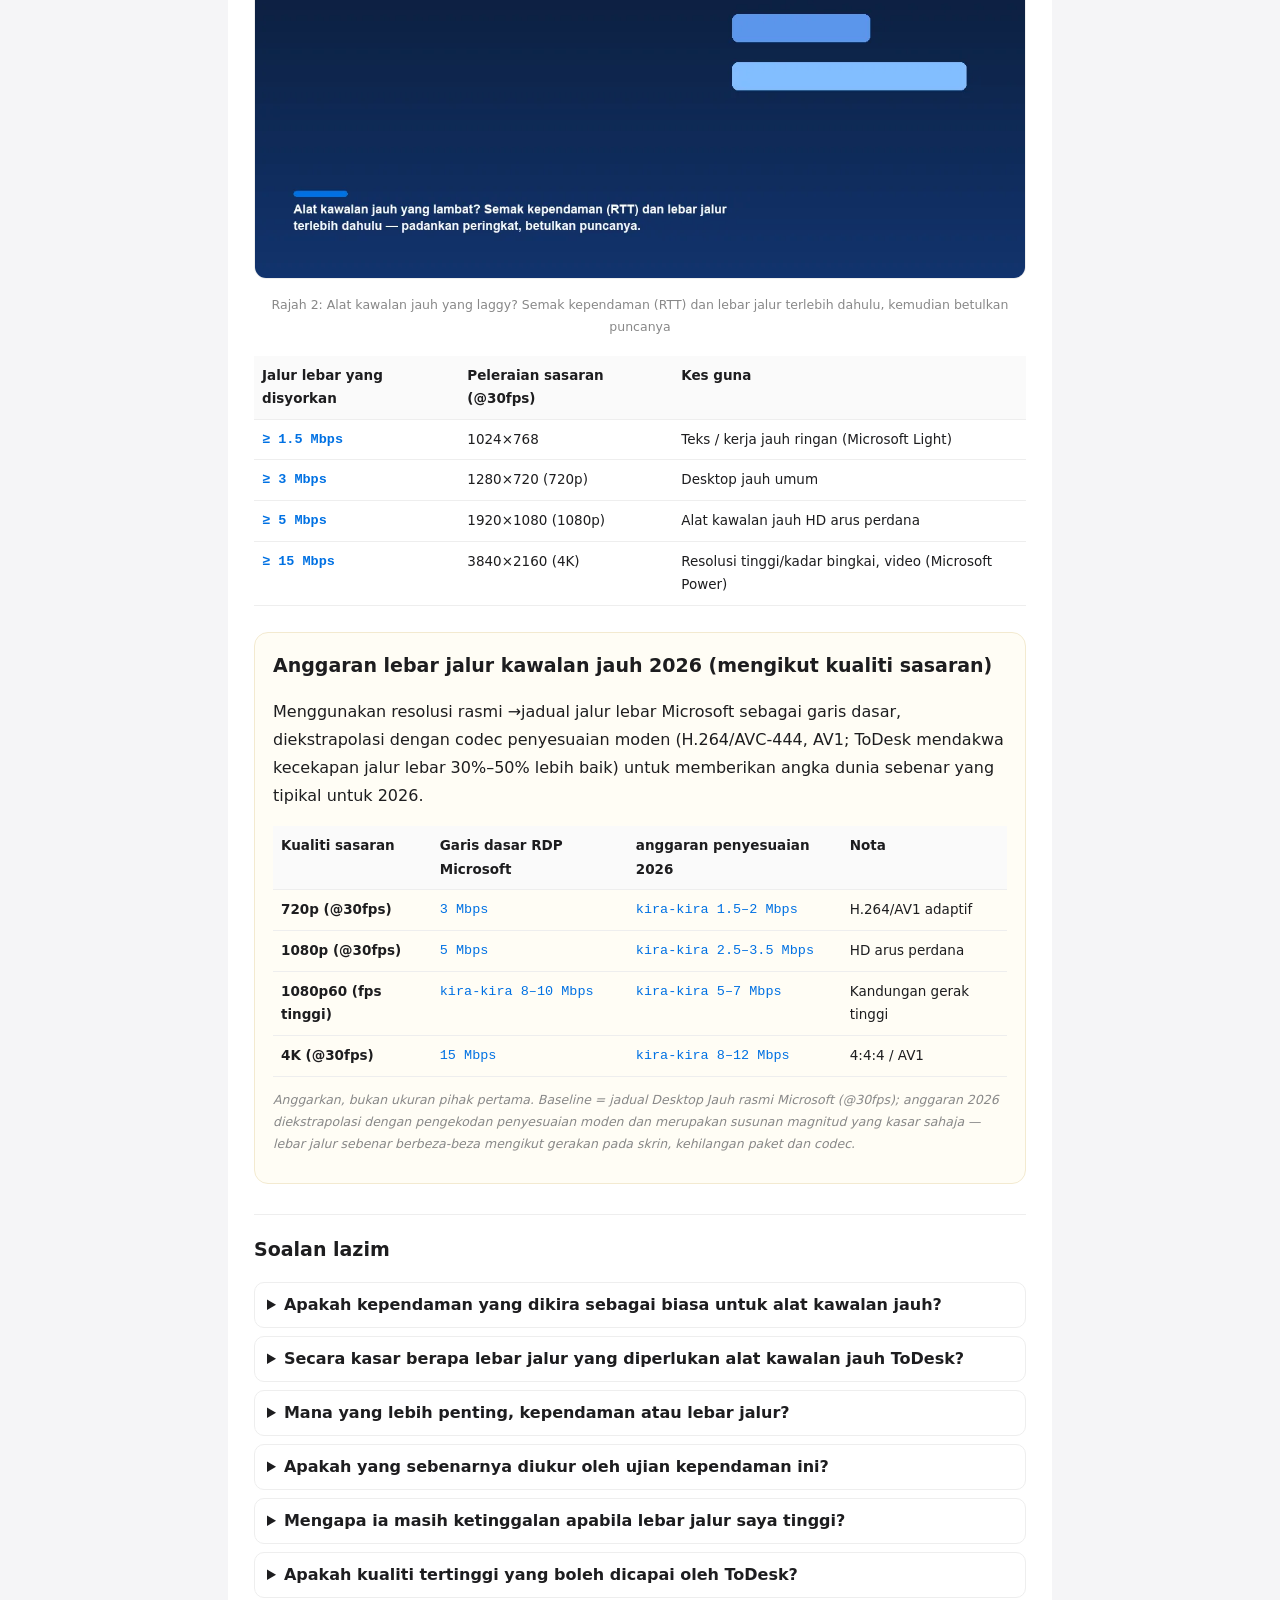
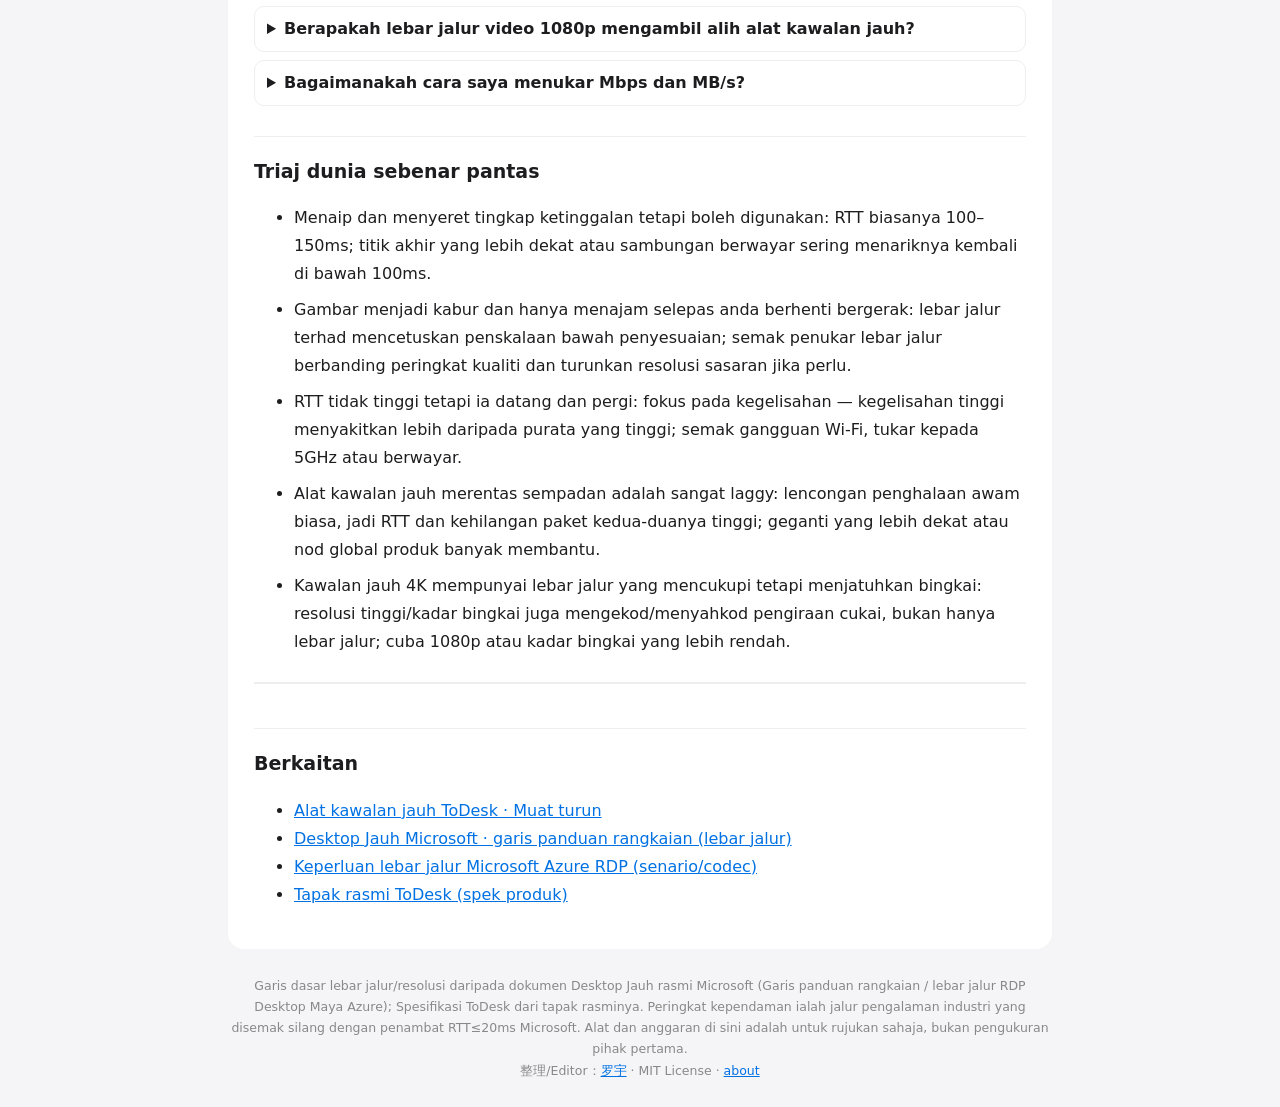
<file: ms/index.html>
<!DOCTYPE html><html lang="ms"><head><meta charset="utf-8">
<meta name="viewport" content="width=device-width,initial-scale=1">
<title>Ujian Latensi ToDesk + Kalkulator Lebar Jalur — ukur RTT rangkaian, anggaran kualiti kawalan jauh</title>
<meta name="description" content="Ukur kependaman pergi balik rangkaian (RTT) dan jitter anda ke titik akhir awam, disusun mengikut kelancaran kawalan jauh; ditambah dengan penukar lebar jalur yang menganggarkan lebar jalur dan resolusi yang diperlukan oleh sesi jauh ToDesk. Bahagian pelanggan, segera, sumber terbuka. Garis dasar daripada dokumen Desktop Jauh Microsoft dan ToDesk.">
<link rel="canonical" href="https://amirsakala.github.io/ms/">
<link rel="alternate" hreflang="zh-Hans" href="https://amirsakala.github.io/">
<link rel="alternate" hreflang="en" href="https://amirsakala.github.io/en/">
<link rel="alternate" hreflang="ja" href="https://amirsakala.github.io/ja/">
<link rel="alternate" hreflang="zh-Hant" href="https://amirsakala.github.io/zh-tw/">
<link rel="alternate" hreflang="id" href="https://amirsakala.github.io/id/">
<link rel="alternate" hreflang="th" href="https://amirsakala.github.io/th/">
<link rel="alternate" hreflang="vi" href="https://amirsakala.github.io/vi/">
<link rel="alternate" hreflang="ms" href="https://amirsakala.github.io/ms/">
<link rel="alternate" hreflang="fil" href="https://amirsakala.github.io/fil/">
<link rel="alternate" hreflang="km" href="https://amirsakala.github.io/km/">
<link rel="alternate" hreflang="lo" href="https://amirsakala.github.io/lo/">
<link rel="alternate" hreflang="my" href="https://amirsakala.github.io/my/">
<link rel="alternate" hreflang="x-default" href="https://amirsakala.github.io/">
<script type="application/ld+json">
{
 "@context": "https://schema.org",
 "@graph": [
  {
   "@type": "WebApplication",
   "name": "Ujian Kependaman ToDesk + Kalkulator Lebar Jalur",
   "url": "https://amirsakala.github.io/ms/",
   "applicationCategory": "UtilitiesApplication",
   "operatingSystem": "Web browser",
   "inLanguage": "ms",
   "description": "Ukur kependaman pergi balik rangkaian (RTT) dan jitter anda ke titik akhir awam, disusun mengikut kelancaran kawalan jauh; ditambah dengan penukar lebar jalur yang menganggarkan lebar jalur dan resolusi yang diperlukan oleh sesi jauh ToDesk. Bahagian pelanggan, segera, sumber terbuka. Garis dasar daripada dokumen Desktop Jauh Microsoft dan ToDesk.",
   "isAccessibleForFree": true,
   "browserRequirements": "Requires JavaScript",
   "offers": {
    "@type": "Offer",
    "price": "0",
    "priceCurrency": "USD"
   },
   "author": {
    "@type": "Person",
    "name": "罗宇",
    "url": "https://amirsakala.github.io/about-editor/"
   }
  },
  {
   "@type": "FAQPage",
   "inLanguage": "ms",
   "url": "https://amirsakala.github.io/ms/",
   "mainEntity": [
    {
     "@type": "Question",
     "name": "Apakah kependaman yang dikira sebagai biasa untuk alat kawalan jauh?",
     "acceptedAnswer": {
      "@type": "Answer",
      "text": "Sebagai peraturan biasa: RTT di bawah 50ms terasa hampir serta-merta, di bawah 100ms ialah julat yang disyorkan, 100–150ms boleh digunakan tetapi anda merasakan ketinggalan, lebih 150ms jelas berombak dan 200ms atau lebih hampir tidak boleh digunakan. Microsoft juga menyatakan bahawa senario yang sangat interaktif/membantu menginginkan RTT ≤20ms untuk pengalaman terbaik."
     }
    },
    {
     "@type": "Question",
     "name": "Secara kasar berapa lebar jalur yang diperlukan alat kawalan jauh ToDesk?",
     "acceptedAnswer": {
      "@type": "Answer",
      "text": "Mengikut cadangan Desktop Jauh rasmi Microsoft (30fps): kira-kira 3 Mbps untuk 720p, 5 Mbps untuk 1080p dan 15 Mbps untuk 4K. Alat kawalan jauh moden menggunakan pengekodan adaptif, jadi keperluan sebenar selalunya lebih rendah."
     }
    },
    {
     "@type": "Question",
     "name": "Mana yang lebih penting, kependaman atau lebar jalur?",
     "acceptedAnswer": {
      "@type": "Answer",
      "text": "Untuk alat kawalan jauh interaktif, kependaman lebih penting: walaupun dengan lebar jalur yang mencukupi, kependaman/jitter yang tinggi masih terasa lambat. Kadar bit dinamik Microsoft sebenarnya merendahkan kualiti apabila RTT tinggi untuk memastikan keadaan lancar."
     }
    },
    {
     "@type": "Question",
     "name": "Apakah yang sebenarnya diukur oleh ujian kependaman ini?",
     "acceptedAnswer": {
      "@type": "Answer",
      "text": "Penyemak imbas anda mengukur perjalanan pergi balik rangkaian ke titik akhir awam (Cloudflare, Google, dll.) — proksi untuk bahagian rangkaian alat kawalan jauh. Kependaman kawalan jauh sebenar juga menambah tangkapan, pengekodan/nyahkod dan masa paparan."
     }
    },
    {
     "@type": "Question",
     "name": "Mengapa ia masih ketinggalan apabila lebar jalur saya tinggi?",
     "acceptedAnswer": {
      "@type": "Answer",
      "text": "Biasanya ia adalah kependaman, jitter atau kehilangan paket, bukan lebar jalur. Alat kawalan jauh adalah sensitif kepada RTT dan kestabilan; kegelisahan yang tinggi menyakitkan lebih daripada purata yang tinggi."
     }
    },
    {
     "@type": "Question",
     "name": "Apakah kualiti tertinggi yang boleh dicapai oleh ToDesk?",
     "acceptedAnswer": {
      "@type": "Answer",
      "text": "Tapak rasminya menuntut sehingga 8K, 360 FPS dan 4:4:4 tanpa kehilangan warna benar (codec AV1 / enjin ZeroSync), memandangkan pelan yang betul dan lebar jalur yang mencukupi."
     }
    },
    {
     "@type": "Question",
     "name": "Berapakah lebar jalur video 1080p mengambil alih alat kawalan jauh?",
     "acceptedAnswer": {
      "@type": "Answer",
      "text": "Contoh Microsoft: video 30fps separuh skrin adalah kira-kira 8.5–9.5 Mbps secara lalai, tetapi hanya kira-kira 2.5–2.8 Mbps dengan H.264/AVC-444 — codec membuat perbezaan yang besar."
     }
    },
    {
     "@type": "Question",
     "name": "Bagaimanakah cara saya menukar Mbps dan MB/s?",
     "acceptedAnswer": {
      "@type": "Answer",
      "text": "1 MB/s = 8 Mbps dan 1 Mbps = 0.125 MB/s. Penukar lebar jalur pada halaman ini melakukannya untuk semua unit biasa secara automatik."
     }
    }
   ]
  }
 ]
}
</script>
<link rel="stylesheet" href="/style.css"></head>
<body><div class="wrap"><main>
<nav class="lang">Language: <a href="/">简体中文</a> · <a href="/en/">English</a> · <a href="/ja/">日本語</a> · <a href="/zh-tw/">繁體中文</a> · <a href="/id/">Bahasa Indonesia</a> · <a href="/th/">ไทย</a> · <a href="/vi/">Tiếng Việt</a> · <strong>Bahasa Melayu</strong> · <a href="/fil/">Filipino</a> · <a href="/km/">ភាសាខ្មែរ</a> · <a href="/lo/">ພາສາລາວ</a> · <a href="/my/">မြန်မာ</a></nav>
<h1>Ujian Kependaman ToDesk + Kalkulator Lebar Jalur</h1>
<figure class="i4png"><picture><source type="image/webp" srcset="/img/cover_ms.webp"><img src="/img/cover_ms.png" alt="Ujian kependaman ToDesk dan ilustrasi alat kalkulator lebar jalur" fetchpriority="high" width="1120" height="630" style="width:100%;height:auto;border-radius:12px;border:1px solid #eee"></picture><figcaption>Rajah 1: Ujian kependaman ToDesk + kalkulator lebar jalur (ukur RTT · anggaran lebar jalur &amp; kualiti)</figcaption></figure>
<p class="intro">Sama ada alat kawalan jauh terasa lancar bergantung kepada dua perkara: <strong>kependaman pergi balik rangkaian (RTT)</strong> dan <strong>jalur lebar yang tersedia</strong>. Kedua-dua alatan di bawah dijalankan secara setempat dalam penyemak imbas anda — ① ukur RTT dan jitter ke beberapa titik akhir awam dan peringkat kelancaran kawalan jauh; ② tukar unit jalur lebar dan anggaran resolusi yang boleh dipacu oleh lebar jalur tertentu. Garis dasar datang daripada dokumen Desktop Jauh rasmi Microsoft dan spesifikasi ToDesk (lihat sumber di bahagian bawah).</p>
<section class="tool"><h2>Alat 1: ujian pergi balik rangkaian (Ping).</h2>
<p>Tekan butang dan penyemak imbas anda menghantar beberapa permintaan ke setiap titik akhir awam dan masa perjalanan pergi dan balik. Kami mengambil <strong>RTT terbaik</strong> bagi setiap titik akhir (paling hampir dengan perjalanan pergi balik rangkaian sebenar) dan menilai kelancaran kawalan jauh menggunakan peringkat kependaman di bawah.</p>
<button id="lat-go">Mulakan ujian kependaman</button>
<div id="lat-out"></div>
<p class="note">Nota: ini mengukur <strong>perjalanan pergi balik rangkaian</strong> ke titik akhir awam — proksi untuk bahagian rangkaian alat kawalan jauh. Kependaman kawalan jauh sebenar juga menambah tangkapan, pengekodan/nyahkod dan masa paparan. Keputusan bergantung pada rangkaian dan jarak titik akhir anda.</p></section>
<section class="tool"><h2>Alat 2: penukar lebar jalur + anggaran kualiti</h2>
<p>Masukkan nilai lebar jalur, pilih unit, dan ia menukar kepada unit biasa dan — menggunakan pengesyoran Desktop Jauh rasmi Microsoft — menganggarkan secara kasar resolusi lebar jalur ini boleh dipacu pada 30fps.</p>
<div class="bwrow"><input id="bw-in" type="number" min="0" step="any" placeholder="Masukkan nilai, mis. 20" autocomplete="off"><select id="bw-unit"><option>Mbps</option><option>Gbps</option><option>Kbps</option><option>MB/s</option><option>KB/s</option></select><button id="bw-go">Tukar + anggaran</button></div>
<div id="bw-out"></div></section>
<h2>Cara membaca kependaman kawalan jauh (peringkat)</h2>
<p>Alat kawalan jauh interaktif lebih sensitif kepada kependaman berbanding lebar jalur. Microsoft menyatakan bahawa senario yang sangat interaktif/bantuan mahukan RTT ≤20ms untuk pengalaman terbaik. Jadual di bawah menggabungkan sauh itu dengan pengalaman industri — cari peringkat anda.</p>
<figure><svg viewBox="0 0 700 250" xmlns="http://www.w3.org/2000/svg" role="img" aria-label="Latensi kawalan jauh dan ilustrasi carta peringkat lebar jalur" style="width:100%;height:auto;border:1px solid #eee;border-radius:12px;background:#fff">
<text x="20" y="30" font-family="system-ui,Arial" font-size="16" font-weight="700" fill="#1d1d1f">Aliran keputusan kependaman kawalan jauh</text>
<rect x="20" y="48" width="200" height="48" rx="10" fill="#111"/><text x="120" y="78" text-anchor="middle" font-family="system-ui,Arial" font-size="14" fill="#fff">Ukur RTT pergi balik</text>
<path d="M220 72 H262" stroke="#999" stroke-width="2" fill="none" marker-end="url(#ar)"/>
<rect x="262" y="36" width="418" height="46" rx="10" fill="#ecfdf5" stroke="#bbf7e0"/><text x="278" y="64" font-family="system-ui,Arial" font-size="13" fill="#047857">&lt;100ms: licin, tolak berkualiti tinggi</text>
<rect x="262" y="92" width="418" height="46" rx="10" fill="#eef4ff" stroke="#cfe0ff"/><text x="278" y="120" font-family="system-ui,Arial" font-size="13" fill="#1d4ed8">100–150ms: boleh digunakan, lebih suka nod yang lebih dekat</text>
<rect x="262" y="148" width="418" height="46" rx="10" fill="#fef2f2" stroke="#fecaca"/><text x="278" y="176" font-family="system-ui,Arial" font-size="13" fill="#b91c1c">&gt;150ms: lenguh, betulkan rangkaian dahulu</text>
<path d="M120 96 V120 H262" stroke="#10b981" stroke-width="2" fill="none" marker-end="url(#ar)"/>
<path d="M120 120 V172 H262" stroke="#999" stroke-width="1.5" fill="none" marker-end="url(#ar)"/>
<defs><marker id="ar" markerWidth="8" markerHeight="8" refX="6" refY="3" orient="auto"><path d="M0 0 L6 3 L0 6 z" fill="#999"/></marker></defs>
</svg><figcaption>Rajah 2: Alat kawalan jauh yang laggy? Semak kependaman (RTT) dan lebar jalur terlebih dahulu, kemudian betulkan puncanya</figcaption></figure>
<table><tr><th>Peringkat</th><th>RTT pergi balik</th><th>Pengalaman kawalan jauh</th><th>apa nak buat</th></tr><tr><td><b>Cemerlang</b></td><td class="mono">< 50 ms</td><td>Alat kawalan jauh hampir serta-merta terasa setempat</td><td>Tiada pautan lemah pada kaki rangkaian; anda boleh menolak resolusi tinggi/kadar bingkai.</td></tr><tr><td><b>bagus</b></td><td class="mono">50–100 ms</td><td>Dalam julat yang disyorkan, lancar setiap hari</td><td>Sesekali calitan sedikit, tiada yang serius.</td></tr><tr><td><b>Adil</b></td><td class="mono">100–150 ms</td><td>Kelewatan yang ketara semasa menaip/menyeret</td><td>Baik untuk kerja ringan; titik akhir yang lebih dekat membantu.</td></tr><tr><td><b>Laggy</b></td><td class="mono">150–200 ms</td><td>Jelas berombak, penjejakan yang lemah</td><td>Tukar ke nod berwayar / lebih dekat; periksa jitter dan kehilangan paket.</td></tr><tr><td><b>miskin</b></td><td class="mono">≥ 200 ms</td><td>Hampir tidak boleh digunakan, memenatkan dari semasa ke semasa</td><td>Betulkan rangkaian dahulu: berwayar, geganti yang lebih dekat atau nod berbayar.</td></tr></table>
<h2>Berapakah lebar jalur (mengikut resolusi sasaran)</h2>
<p>Jadual di bawah ialah pengesyoran lebar jalur per resolusi rasmi Microsoft (30fps, kehilangan <0.1%). Alat kawalan jauh moden (ToDesk dan lain-lain) menggunakan kadar bit penyesuaian H.264/AVC-444 dan AV1, jadi keperluan sebenar selalunya lebih rendah (contoh Microsoft: penyemakan imbas web menurun daripada 6 Mbps kepada kira-kira 1 Mbps).</p>
<figure><svg viewBox="0 0 700 250" xmlns="http://www.w3.org/2000/svg" role="img" aria-label="Ujian kependaman ToDesk dan ilustrasi alat kalkulator lebar jalur" style="width:100%;height:auto;border:1px solid #eee;border-radius:12px;background:#fff">
<text x="20" y="34" font-family="system-ui,Arial" font-size="16" font-weight="700" fill="#1d1d1f">Lebar jalur → resolusi sasaran (garis dasar Microsoft @30fps)</text>
<text x="20" y="88" font-family="system-ui,Arial" font-size="13" fill="#334155">720p</text><rect x="120" y="70" width="92" height="26" rx="6" fill="#bfdbfe"/><text x="222" y="88" font-family="ui-monospace,monospace" font-size="13" fill="#0f172a">3 Mbps</text>
<text x="20" y="134" font-family="system-ui,Arial" font-size="13" fill="#334155">1080p</text><rect x="120" y="116" width="153" height="26" rx="6" fill="#93c5fd"/><text x="283" y="134" font-family="ui-monospace,monospace" font-size="13" fill="#0f172a">5 Mbps</text>
<text x="20" y="180" font-family="system-ui,Arial" font-size="13" fill="#334155">4K</text><rect x="120" y="162" width="460" height="26" rx="6" fill="#1d4ed8"/><text x="590" y="180" font-family="ui-monospace,monospace" font-size="13" fill="#0f172a">15 Mbps</text>
<text x="20" y="232" font-family="system-ui,Arial" font-size="11" fill="#94a3b8">Microsoft Remote Desktop · @30fps · &lt;0.1% loss</text>
</svg><figcaption>Lebar jalur → resolusi sasaran (garis dasar Microsoft @30fps)</figcaption></figure>
<figure class="i4png"><picture><source type="image/webp" srcset="/img/board_ms.webp"><img src="/img/board_ms.png" alt="Latensi kawalan jauh dan ilustrasi carta peringkat lebar jalur" loading="lazy" width="1120" height="630" style="width:100%;height:auto;border-radius:12px;border:1px solid #eee"></picture><figcaption>Rajah 2: Alat kawalan jauh yang laggy? Semak kependaman (RTT) dan lebar jalur terlebih dahulu, kemudian betulkan puncanya</figcaption></figure>
<table><tr><th>Jalur lebar yang disyorkan</th><th>Peleraian sasaran (@30fps)</th><th>Kes guna</th></tr><tr><td class="mono"><b>≥ 1.5 Mbps</b></td><td>1024×768</td><td>Teks / kerja jauh ringan (Microsoft Light)</td></tr><tr><td class="mono"><b>≥ 3 Mbps</b></td><td>1280×720 (720p)</td><td>Desktop jauh umum</td></tr><tr><td class="mono"><b>≥ 5 Mbps</b></td><td>1920×1080 (1080p)</td><td>Alat kawalan jauh HD arus perdana</td></tr><tr><td class="mono"><b>≥ 15 Mbps</b></td><td>3840×2160 (4K)</td><td>Resolusi tinggi/kadar bingkai, video (Microsoft Power)</td></tr></table>
<section id="data2026" class="i4data"><h2>Anggaran lebar jalur kawalan jauh 2026 (mengikut kualiti sasaran)</h2>
<p>Menggunakan resolusi rasmi →jadual jalur lebar Microsoft sebagai garis dasar, diekstrapolasi dengan codec penyesuaian moden (H.264/AVC-444, AV1; ToDesk mendakwa kecekapan jalur lebar 30%–50% lebih baik) untuk memberikan angka dunia sebenar yang tipikal untuk 2026.</p>
<table><tr><th>Kualiti sasaran</th><th>Garis dasar RDP Microsoft</th><th>anggaran penyesuaian 2026</th><th>Nota</th></tr><tr><td><b>720p (@30fps)</b></td><td class="mono">3 Mbps</td><td class="mono">kira-kira 1.5–2 Mbps</td><td>H.264/AV1 adaptif</td></tr><tr><td><b>1080p (@30fps)</b></td><td class="mono">5 Mbps</td><td class="mono">kira-kira 2.5–3.5 Mbps</td><td>HD arus perdana</td></tr><tr><td><b>1080p60 (fps tinggi)</b></td><td class="mono">kira-kira 8–10 Mbps</td><td class="mono">kira-kira 5–7 Mbps</td><td>Kandungan gerak tinggi</td></tr><tr><td><b>4K (@30fps)</b></td><td class="mono">15 Mbps</td><td class="mono">kira-kira 8–12 Mbps</td><td>4:4:4 / AV1</td></tr></table>
<p class="note"><em>Anggarkan, bukan ukuran pihak pertama. Baseline = jadual Desktop Jauh rasmi Microsoft (@30fps); anggaran 2026 diekstrapolasi dengan pengekodan penyesuaian moden dan merupakan susunan magnitud yang kasar sahaja — lebar jalur sebenar berbeza-beza mengikut gerakan pada skrin, kehilangan paket dan codec.</em></p></section>
<h2>Soalan lazim</h2>
<details class="faq"><summary>Apakah kependaman yang dikira sebagai biasa untuk alat kawalan jauh?</summary><div>Sebagai peraturan biasa: RTT di bawah 50ms terasa hampir serta-merta, di bawah 100ms ialah julat yang disyorkan, 100–150ms boleh digunakan tetapi anda merasakan ketinggalan, lebih 150ms jelas berombak dan 200ms atau lebih hampir tidak boleh digunakan. Microsoft juga menyatakan bahawa senario yang sangat interaktif/membantu menginginkan RTT ≤20ms untuk pengalaman terbaik.</div></details>
<details class="faq"><summary>Secara kasar berapa lebar jalur yang diperlukan alat kawalan jauh ToDesk?</summary><div>Mengikut cadangan Desktop Jauh rasmi Microsoft (30fps): kira-kira 3 Mbps untuk 720p, 5 Mbps untuk 1080p dan 15 Mbps untuk 4K. Alat kawalan jauh moden menggunakan pengekodan adaptif, jadi keperluan sebenar selalunya lebih rendah.</div></details>
<details class="faq"><summary>Mana yang lebih penting, kependaman atau lebar jalur?</summary><div>Untuk alat kawalan jauh interaktif, kependaman lebih penting: walaupun dengan lebar jalur yang mencukupi, kependaman/jitter yang tinggi masih terasa lambat. Kadar bit dinamik Microsoft sebenarnya merendahkan kualiti apabila RTT tinggi untuk memastikan keadaan lancar.</div></details>
<details class="faq"><summary>Apakah yang sebenarnya diukur oleh ujian kependaman ini?</summary><div>Penyemak imbas anda mengukur perjalanan pergi balik rangkaian ke titik akhir awam (Cloudflare, Google, dll.) — proksi untuk bahagian rangkaian alat kawalan jauh. Kependaman kawalan jauh sebenar juga menambah tangkapan, pengekodan/nyahkod dan masa paparan.</div></details>
<details class="faq"><summary>Mengapa ia masih ketinggalan apabila lebar jalur saya tinggi?</summary><div>Biasanya ia adalah kependaman, jitter atau kehilangan paket, bukan lebar jalur. Alat kawalan jauh adalah sensitif kepada RTT dan kestabilan; kegelisahan yang tinggi menyakitkan lebih daripada purata yang tinggi.</div></details>
<details class="faq"><summary>Apakah kualiti tertinggi yang boleh dicapai oleh ToDesk?</summary><div>Tapak rasminya menuntut sehingga 8K, 360 FPS dan 4:4:4 tanpa kehilangan warna benar (codec AV1 / enjin ZeroSync), memandangkan pelan yang betul dan lebar jalur yang mencukupi.</div></details>
<details class="faq"><summary>Berapakah lebar jalur video 1080p mengambil alih alat kawalan jauh?</summary><div>Contoh Microsoft: video 30fps separuh skrin adalah kira-kira 8.5–9.5 Mbps secara lalai, tetapi hanya kira-kira 2.5–2.8 Mbps dengan H.264/AVC-444 — codec membuat perbezaan yang besar.</div></details>
<details class="faq"><summary>Bagaimanakah cara saya menukar Mbps dan MB/s?</summary><div>1 MB/s = 8 Mbps dan 1 Mbps = 0.125 MB/s. Penukar lebar jalur pada halaman ini melakukannya untuk semua unit biasa secara automatik.</div></details>

<h2>Triaj dunia sebenar pantas</h2>
<ul class="scenes"><li>Menaip dan menyeret tingkap ketinggalan tetapi boleh digunakan: RTT biasanya 100–150ms; titik akhir yang lebih dekat atau sambungan berwayar sering menariknya kembali di bawah 100ms.</li><li>Gambar menjadi kabur dan hanya menajam selepas anda berhenti bergerak: lebar jalur terhad mencetuskan penskalaan bawah penyesuaian; semak penukar lebar jalur berbanding peringkat kualiti dan turunkan resolusi sasaran jika perlu.</li><li>RTT tidak tinggi tetapi ia datang dan pergi: fokus pada kegelisahan — kegelisahan tinggi menyakitkan lebih daripada purata yang tinggi; semak gangguan Wi-Fi, tukar kepada 5GHz atau berwayar.</li><li>Alat kawalan jauh merentas sempadan adalah sangat laggy: lencongan penghalaan awam biasa, jadi RTT dan kehilangan paket kedua-duanya tinggi; geganti yang lebih dekat atau nod global produk banyak membantu.</li><li>Kawalan jauh 4K mempunyai lebar jalur yang mencukupi tetapi menjatuhkan bingkai: resolusi tinggi/kadar bingkai juga mengekod/menyahkod pengiraan cukai, bukan hanya lebar jalur; cuba 1080p atau kadar bingkai yang lebih rendah.</li></ul>
<div class="related"><h2>Berkaitan</h2><ul><li><a href="https://todeskremote.com/download/">Alat kawalan jauh ToDesk · Muat turun</a></li><li><a href="https://learn.microsoft.com/en-us/windows-server/remote/remote-desktop-services/network-guidance" rel="nofollow">Desktop Jauh Microsoft · garis panduan rangkaian (lebar jalur)</a></li><li><a href="https://learn.microsoft.com/en-us/azure/virtual-desktop/rdp-bandwidth" rel="nofollow">Keperluan lebar jalur Microsoft Azure RDP (senario/codec)</a></li><li><a href="https://www.todesk.com/" rel="nofollow">Tapak rasmi ToDesk (spek produk)</a></li></ul></div>
</main>
<footer>Garis dasar lebar jalur/resolusi daripada dokumen Desktop Jauh rasmi Microsoft (Garis panduan rangkaian / lebar jalur RDP Desktop Maya Azure); Spesifikasi ToDesk dari tapak rasminya. Peringkat kependaman ialah jalur pengalaman industri yang disemak silang dengan penambat RTT≤20ms Microsoft. Alat dan anggaran di sini adalah untuk rujukan sahaja, bukan pengukuran pihak pertama.<br>整理/Editor：<a href="/about-editor/">罗宇</a> · MIT License · <a href="/about-editor/">about</a></footer>
</div>
<script src="/data_ms.js"></script><script src="/app.js"></script></body></html>
</file>
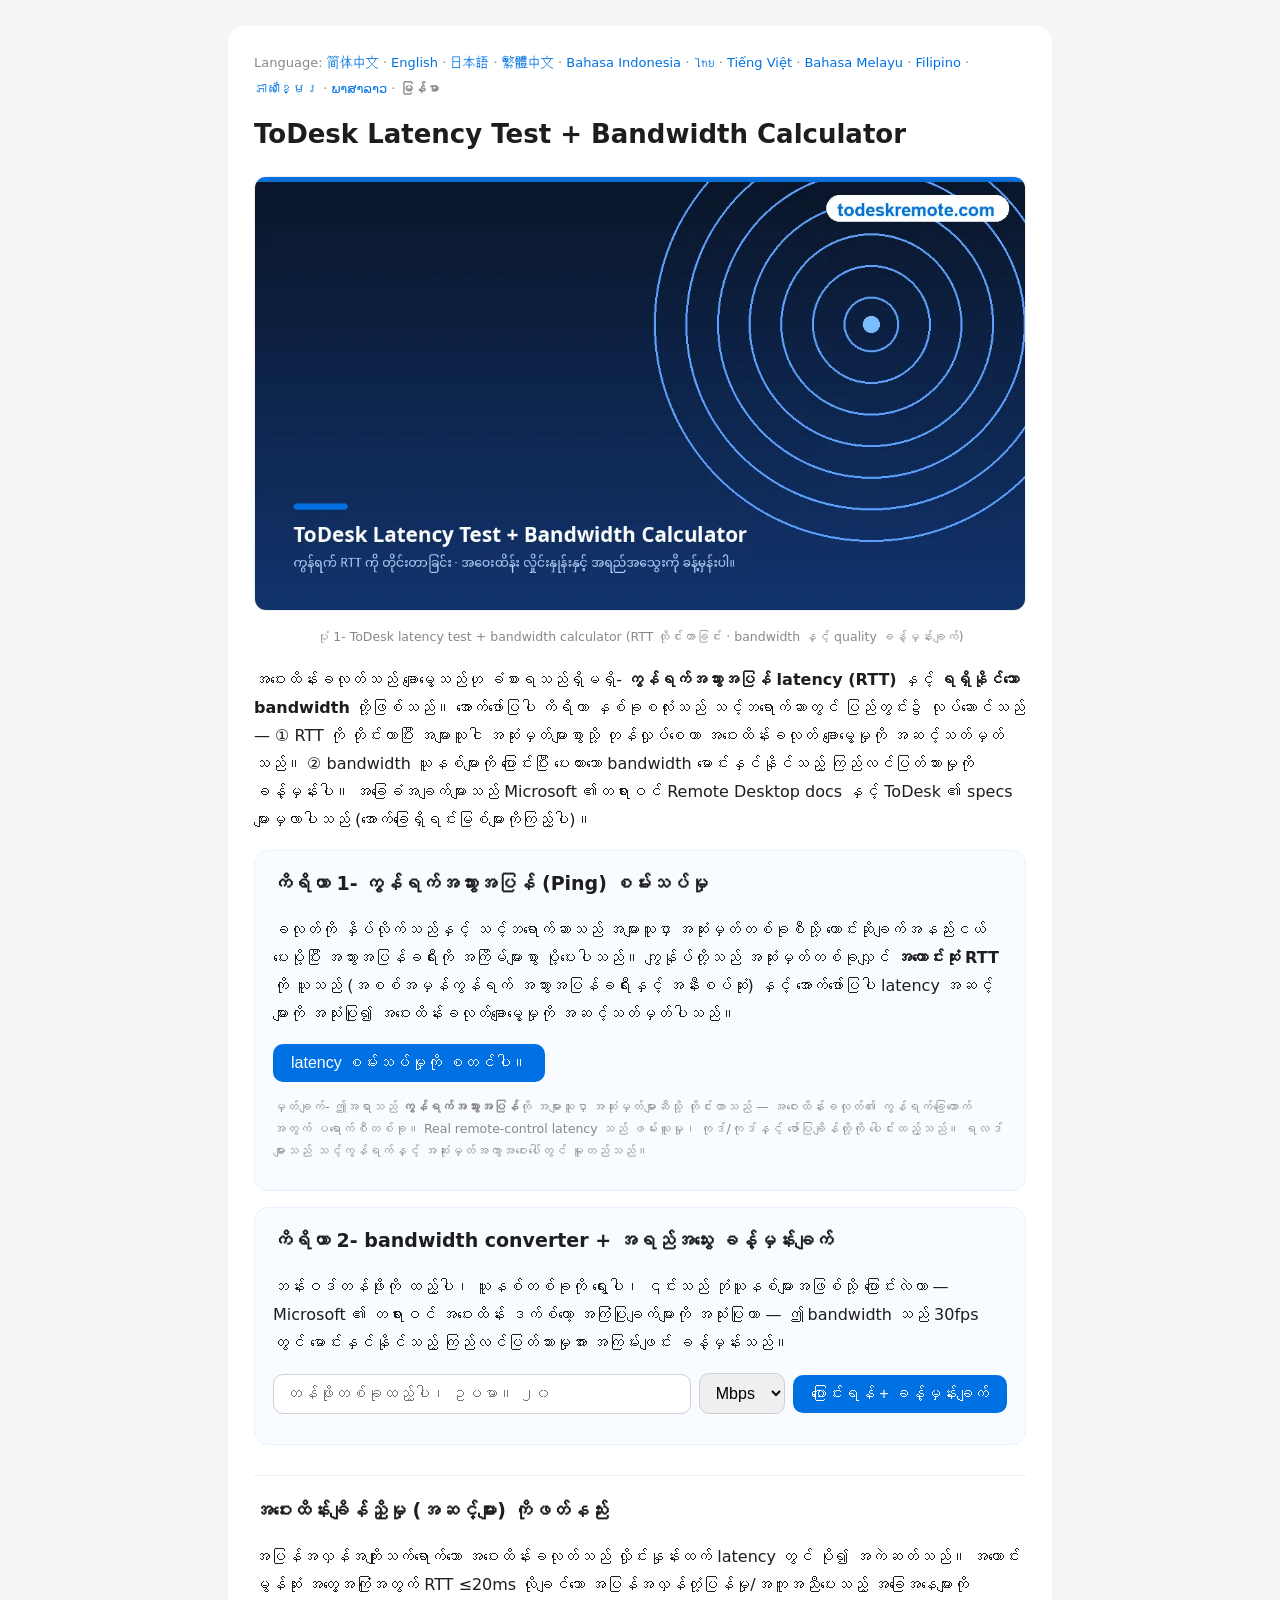
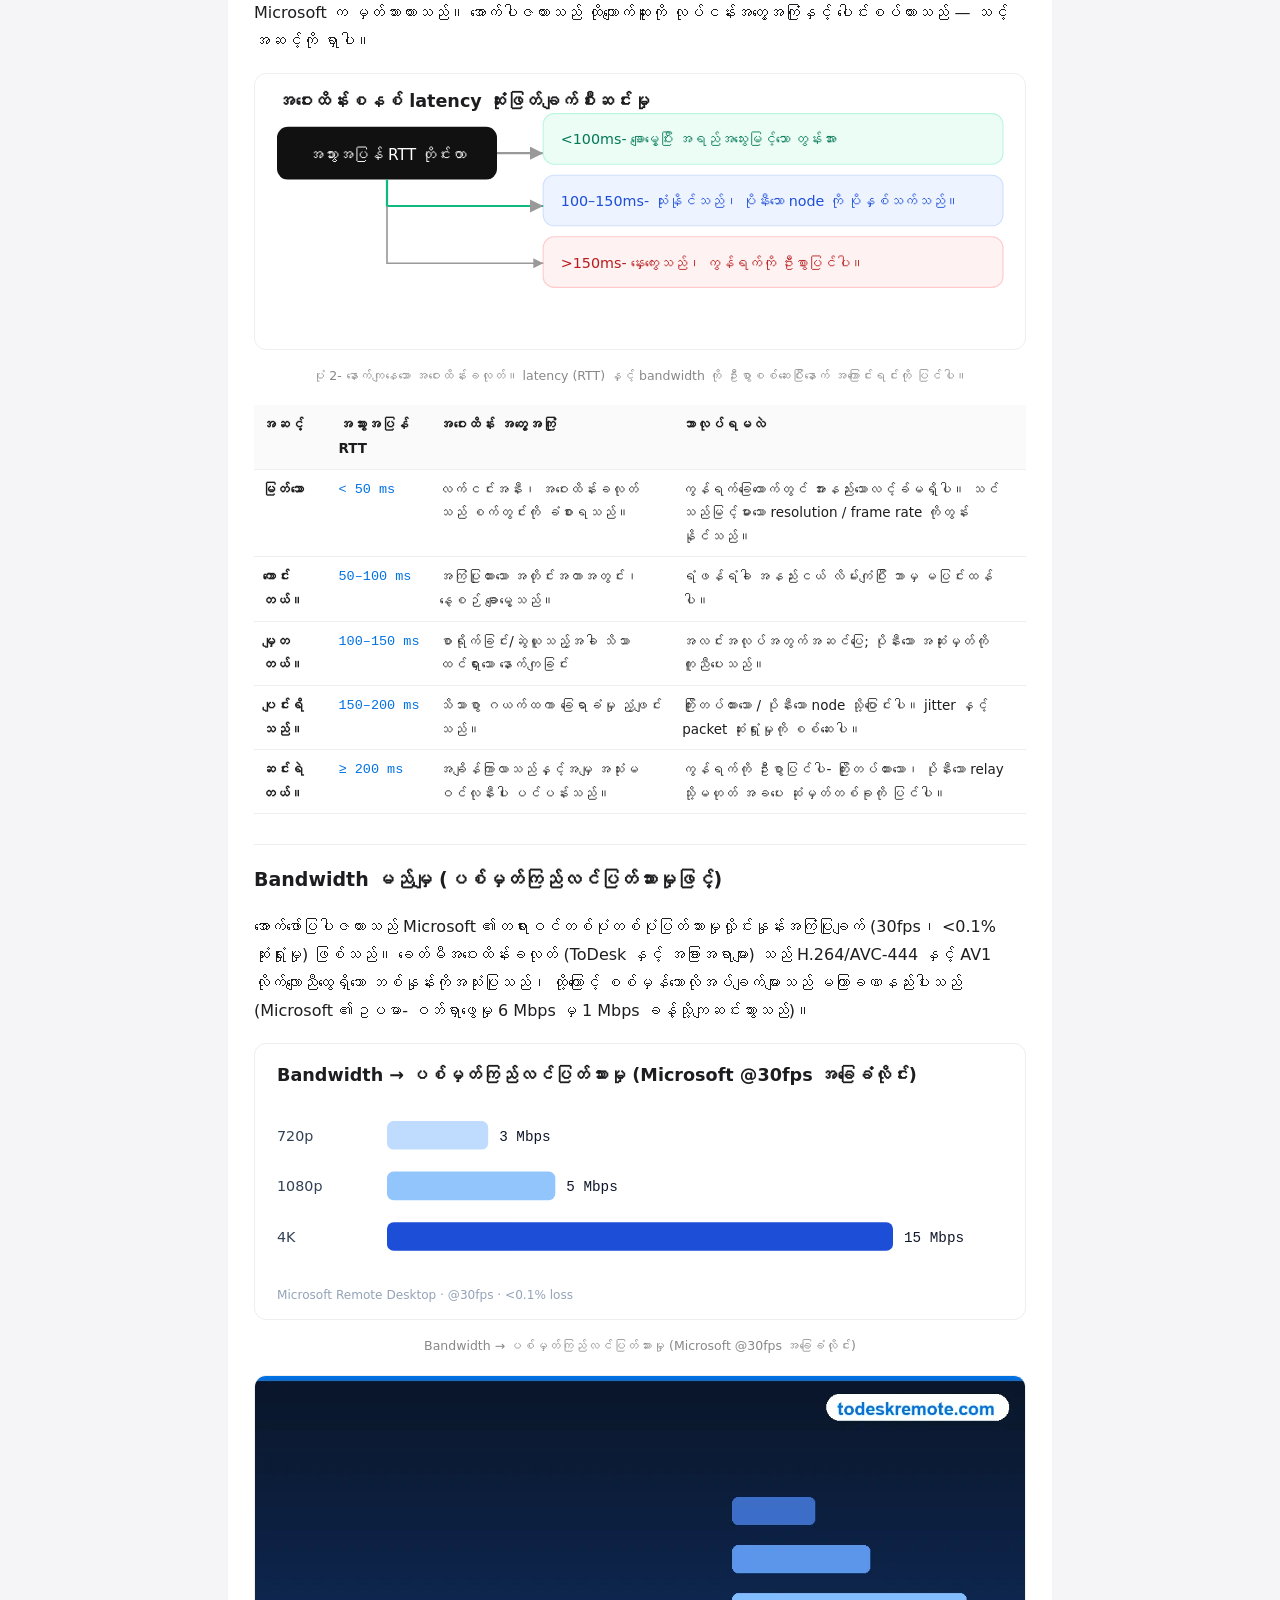
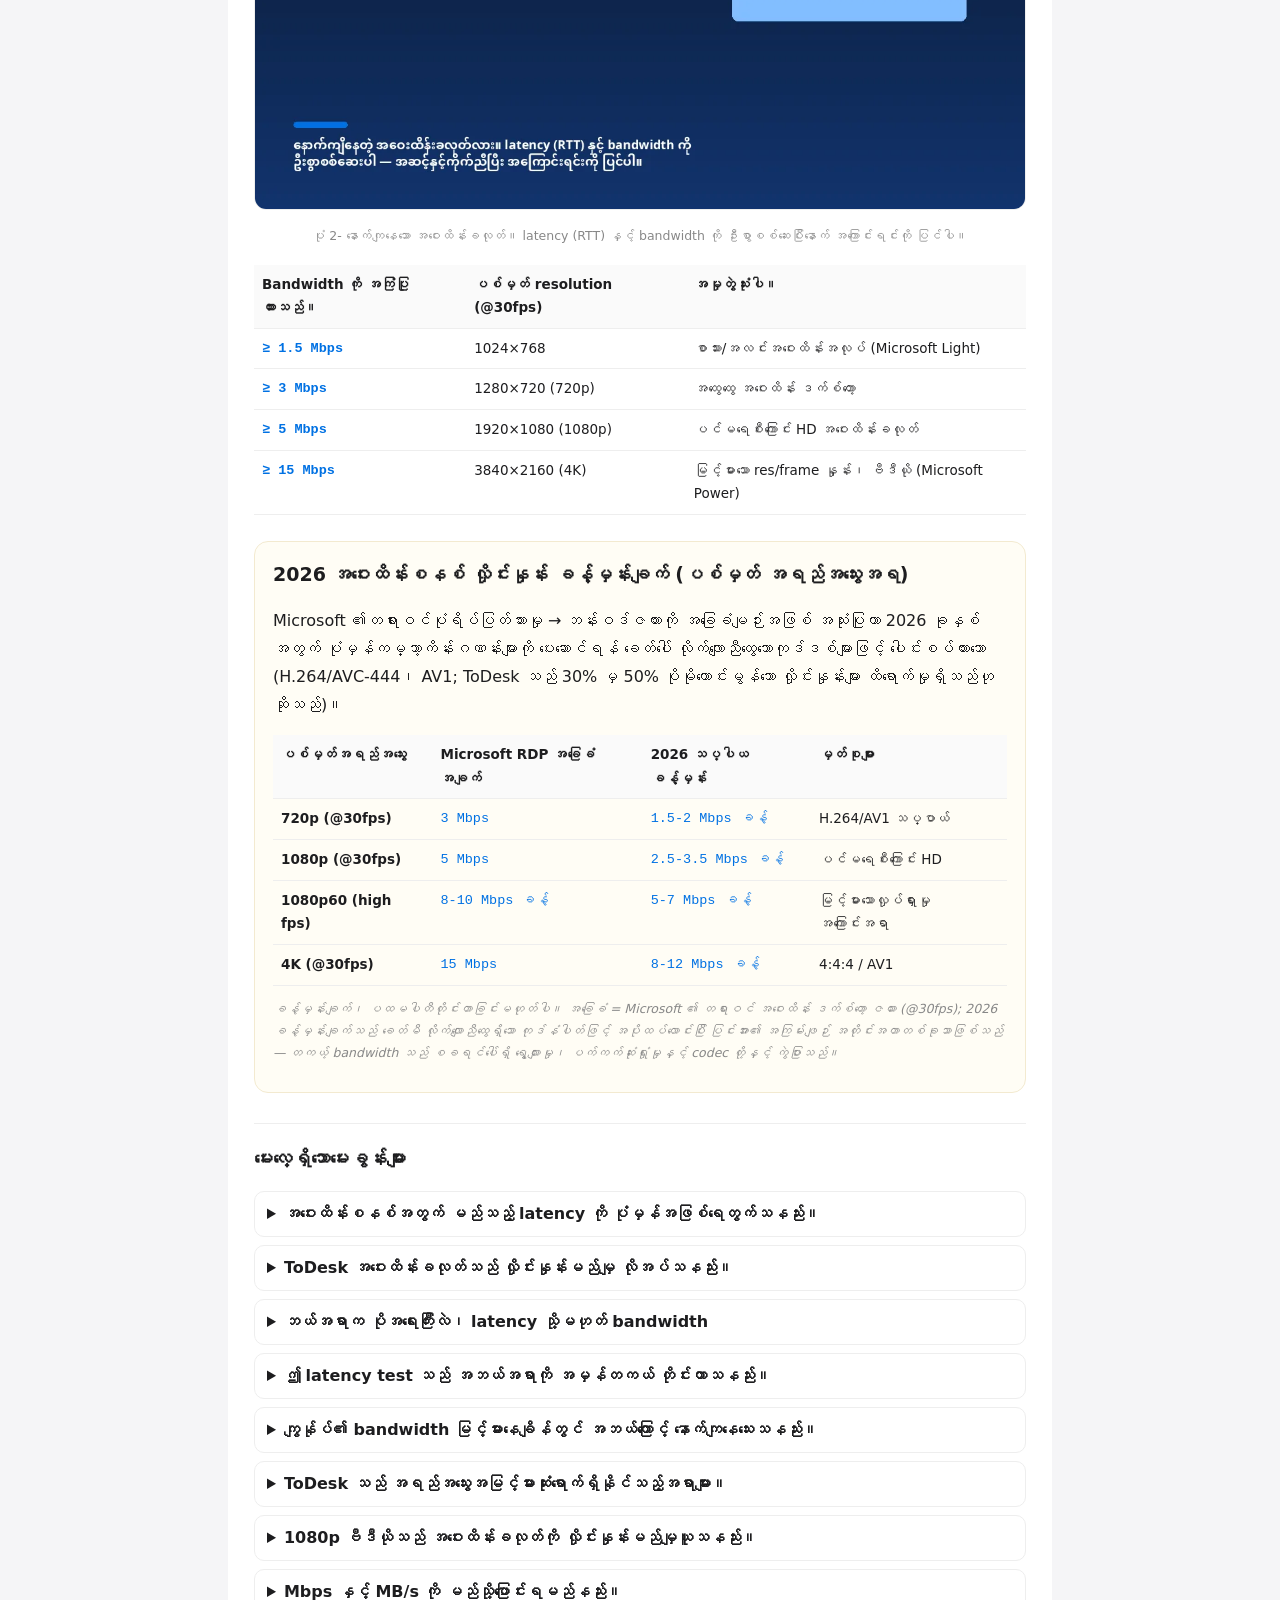
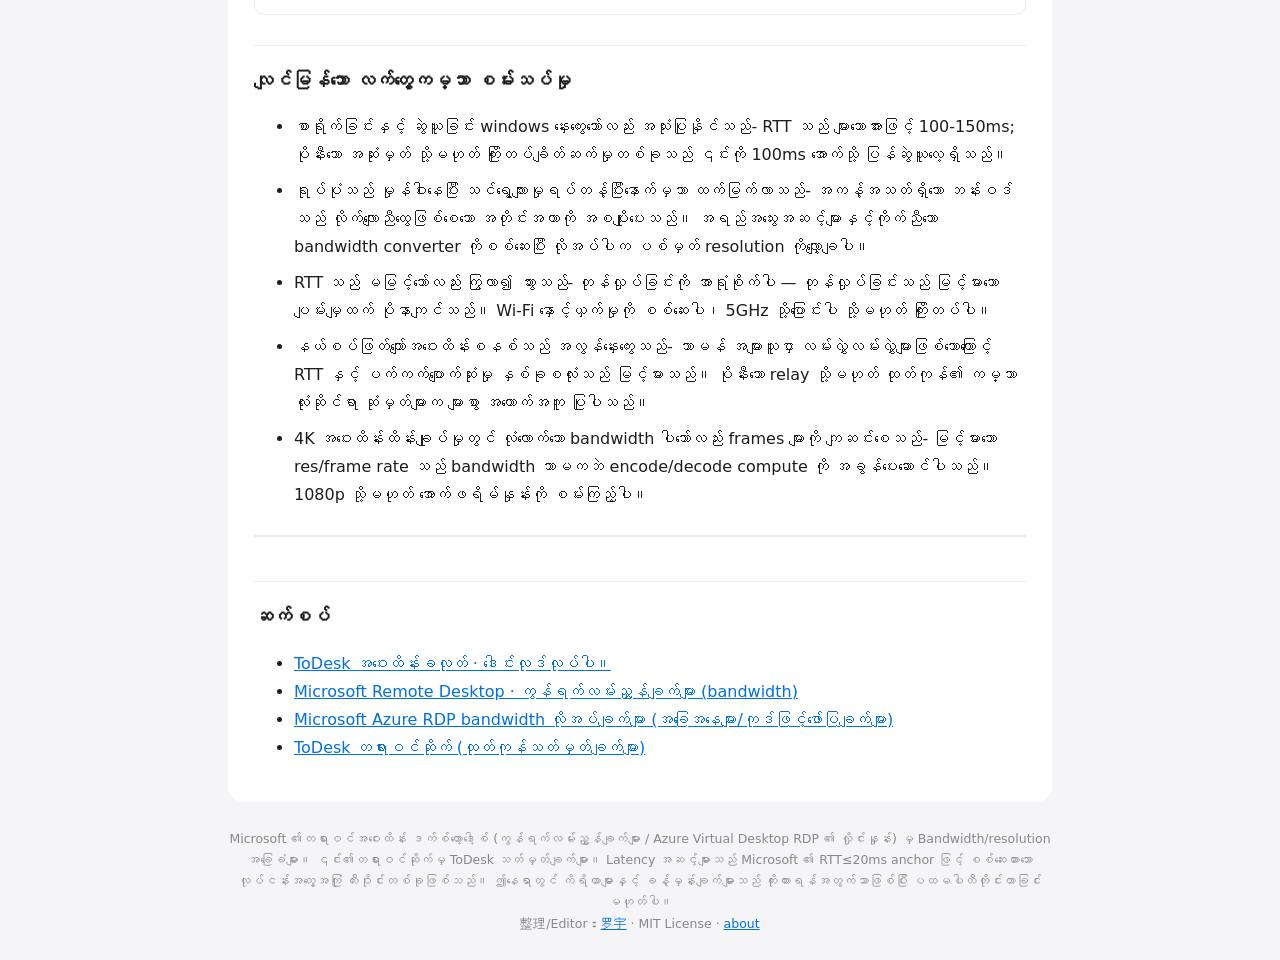
<file: my/index.html>
<!DOCTYPE html><html lang="my"><head><meta charset="utf-8">
<meta name="viewport" content="width=device-width,initial-scale=1">
<title>ToDesk Latency Test + Bandwidth Calculator — ကွန်ရက် RTT ကို တိုင်းတာပြီး၊ အဝေးထိန်း အရည်အသွေးကို ခန့်မှန်းပါ။</title>
<meta name="description" content="အဝေးထိန်းထိန်းချုပ်မှုချောမွေ့မှုဖြင့် အဆင့်သတ်မှတ်ထားသော သင်၏ကွန်ရက်အသွားအပြန်ကြာချိန် (RTT) ကို တိုင်းတာပြီး အများသူငှာ အဆုံးမှတ်များသို့ တုန်လှုပ်စေခြင်း၊ ထို့အပြင် ToDesk အဝေးထိန်းစက်ရှင် လိုအပ်သည့် လှိုင်းနှုန်းနှင့် ကြည်လင်ပြတ်သားမှုကို ခန့်မှန်းသည့် လှိုင်းနှုန်းပြောင်းသည့်ကိရိယာ။ Client-side၊ instant၊ open source။ Microsoft Remote Desktop docs နှင့် ToDesk တို့မှ အခြေခံအချက်များ။">
<link rel="canonical" href="https://amirsakala.github.io/my/">
<link rel="alternate" hreflang="zh-Hans" href="https://amirsakala.github.io/">
<link rel="alternate" hreflang="en" href="https://amirsakala.github.io/en/">
<link rel="alternate" hreflang="ja" href="https://amirsakala.github.io/ja/">
<link rel="alternate" hreflang="zh-Hant" href="https://amirsakala.github.io/zh-tw/">
<link rel="alternate" hreflang="id" href="https://amirsakala.github.io/id/">
<link rel="alternate" hreflang="th" href="https://amirsakala.github.io/th/">
<link rel="alternate" hreflang="vi" href="https://amirsakala.github.io/vi/">
<link rel="alternate" hreflang="ms" href="https://amirsakala.github.io/ms/">
<link rel="alternate" hreflang="fil" href="https://amirsakala.github.io/fil/">
<link rel="alternate" hreflang="km" href="https://amirsakala.github.io/km/">
<link rel="alternate" hreflang="lo" href="https://amirsakala.github.io/lo/">
<link rel="alternate" hreflang="my" href="https://amirsakala.github.io/my/">
<link rel="alternate" hreflang="x-default" href="https://amirsakala.github.io/">
<script type="application/ld+json">
{
 "@context": "https://schema.org",
 "@graph": [
  {
   "@type": "WebApplication",
   "name": "ToDesk Latency Test + Bandwidth Calculator",
   "url": "https://amirsakala.github.io/my/",
   "applicationCategory": "UtilitiesApplication",
   "operatingSystem": "Web browser",
   "inLanguage": "my",
   "description": "အဝေးထိန်းထိန်းချုပ်မှုချောမွေ့မှုဖြင့် အဆင့်သတ်မှတ်ထားသော သင်၏ကွန်ရက်အသွားအပြန်ကြာချိန် (RTT) ကို တိုင်းတာပြီး အများသူငှာ အဆုံးမှတ်များသို့ တုန်လှုပ်စေခြင်း၊ ထို့အပြင် ToDesk အဝေးထိန်းစက်ရှင် လိုအပ်သည့် လှိုင်းနှုန်းနှင့် ကြည်လင်ပြတ်သားမှုကို ခန့်မှန်းသည့် လှိုင်းနှုန်းပြောင်းသည့်ကိရိယာ။ Client-side၊ instant၊ open source။ Microsoft Remote Desktop docs နှင့် ToDesk တို့မှ အခြေခံအချက်များ။",
   "isAccessibleForFree": true,
   "browserRequirements": "Requires JavaScript",
   "offers": {
    "@type": "Offer",
    "price": "0",
    "priceCurrency": "USD"
   },
   "author": {
    "@type": "Person",
    "name": "罗宇",
    "url": "https://amirsakala.github.io/about-editor/"
   }
  },
  {
   "@type": "FAQPage",
   "inLanguage": "my",
   "url": "https://amirsakala.github.io/my/",
   "mainEntity": [
    {
     "@type": "Question",
     "name": "အဝေးထိန်းစနစ်အတွက် မည်သည့် latency ကို ပုံမှန်အဖြစ်ရေတွက်သနည်း။",
     "acceptedAnswer": {
      "@type": "Answer",
      "text": "လက်မ၏စည်းမျဉ်းအတိုင်း- 50ms အောက် RTT သည် ချက်ချင်းနီးပါးခံစားရသည်၊ 100ms အောက်သည် အကြံပြုထားသည့်အကွာအဝေးဖြစ်သည်၊ 100-150ms ကိုအသုံးပြု၍ရနိုင်သော်လည်း၊ နောက်ကျနေသည်ဟုခံစားရသည်၊ 150ms ကျော်သည် ရှင်းလင်းပြတ်သားနေပြီး 200ms သို့မဟုတ် ထို့ထက်ပိုပါက အသုံးမပြုနိုင်လုနီးပါးဖြစ်သည်။ Microsoft သည် အလွန်ကောင်းမွန်သော အပြန်အလှန်တုံ့ပြန်မှု/အကူအညီပေးသည့်အခြေအနေများတွင် RTT ≤20ms ကို အကောင်းဆုံးအတွေ့အကြုံရရှိရန် လိုလားကြောင်းလည်း မှတ်သားထားသည်။"
     }
    },
    {
     "@type": "Question",
     "name": "ToDesk အဝေးထိန်းခလုတ်သည် လှိုင်းနှုန်းမည်မျှ လိုအပ်သနည်း။",
     "acceptedAnswer": {
      "@type": "Answer",
      "text": "Microsoft ၏တရားဝင်အဝေးထိန်းဒက်စ်တော့အကြံပြုချက် (30fps)- 720p အတွက် 3 Mbps ခန့်၊ 1080p အတွက် 5 Mbps နှင့် 4K အတွက် 15 Mbps ခန့်။ ခေတ်မီအဝေးထိန်းထိန်းချုပ်မှုတွင် လိုက်လျောညီထွေ ကုဒ်ပြောင်းခြင်းကို အသုံးပြုသောကြောင့် အမှန်တကယ် လိုအပ်ချက်များမှာ မကြာခဏ နည်းပါးပါသည်။"
     }
    },
    {
     "@type": "Question",
     "name": "ဘယ်အရာက ပိုအရေးကြီးလဲ၊ latency သို့မဟုတ် bandwidth",
     "acceptedAnswer": {
      "@type": "Answer",
      "text": "အပြန်အလှန်အကျိုးသက်ရောက်သော အဝေးထိန်းခလုတ်အတွက်၊ latency သည် ပို၍အရေးကြီးသည်- လုံလောက်သော bandwidth ရှိသော်လည်း၊ မြင့်မားသော latency/jitter သည် နှောင့်နှေးနေသေးသည်။ Microsoft ၏ ဒိုင်းနမစ်ဘစ်နှုန်းသည် အရာခပ်သိမ်းကို ချောမွေ့စေရန် RTT မြင့်မားနေချိန်တွင် အရည်အသွေးကို အမှန်တကယ် ကျဆင်းစေသည်။"
     }
    },
    {
     "@type": "Question",
     "name": "ဤ latency test သည် အဘယ်အရာကို အမှန်တကယ် တိုင်းတာသနည်း။",
     "acceptedAnswer": {
      "@type": "Answer",
      "text": "သင့်ဘရောက်ဆာသည် အများသူငှာ အဆုံးအဖြတ်များဆီသို့ ကွန်ရက်အသွားအပြန်ခရီးကို တိုင်းတာသည် — အဝေးထိန်းစနစ်၏ ကွန်ရက်ခြေထောက်အတွက် ပရောက်စီတစ်ခု။ Real remote-control latency သည် ဖမ်းယူမှု၊ ကုဒ်/ကုဒ်နှင့် ဖော်ပြချိန်တို့ကို ပေါင်းထည့်သည်။"
     }
    },
    {
     "@type": "Question",
     "name": "ကျွန်ုပ်၏ bandwidth မြင့်မားနေချိန်တွင် အဘယ်ကြောင့် နောက်ကျနေသေးသနည်း။",
     "acceptedAnswer": {
      "@type": "Answer",
      "text": "များသောအားဖြင့် ၎င်းသည် latency၊ တုန်လှုပ်ခြင်း သို့မဟုတ် packet ဆုံးရှုံးမှု၊ bandwidth မဟုတ်ပါ။ အဝေးထိန်းခလုတ်သည် RTT နှင့် တည်ငြိမ်မှုအတွက် အထိခိုက်မခံပါ။ တုန်လှုပ်ခြင်းသည် မြင့်မားသောပျမ်းမျှထက် ပိုနာကျင်သည်။"
     }
    },
    {
     "@type": "Question",
     "name": "ToDesk သည် အရည်အသွေးအမြင့်မားဆုံးရောက်ရှိနိုင်သည့်အရာများ။",
     "acceptedAnswer": {
      "@type": "Answer",
      "text": "၎င်း၏တရားဝင်ဆိုက်မှ 8K၊ 360 FPS နှင့် 4:4:4 စစ်မှန်သောအရောင်ဆုံးရှုံးမှုမရှိသော (AV1 codec / ZeroSync အင်ဂျင်) သည် မှန်ကန်သောအစီအစဉ်နှင့် လုံလောက်သော bandwidth ပေးထားသည့်အထိ တောင်းဆိုထားသည်။"
     }
    },
    {
     "@type": "Question",
     "name": "1080p ဗီဒီယိုသည် အဝေးထိန်းခလုတ်ကို လှိုင်းနှုန်းမည်မျှယူသနည်း။",
     "acceptedAnswer": {
      "@type": "Answer",
      "text": "Microsoft ၏ဥပမာ- မျက်နှာပြင်တစ်ဝက် 30fps ဗီဒီယိုသည် မူရင်းအားဖြင့် 8.5–9.5 Mbps ခန့်ဖြစ်သော်လည်း H.264/AVC-444 နှင့် 2.5–2.8 Mbps ခန့်သာ — codec သည် ကြီးမားသောကွာခြားချက်တစ်ခုဖြစ်သည်။"
     }
    },
    {
     "@type": "Question",
     "name": "Mbps နှင့် MB/s ကို မည်သို့ပြောင်းရမည်နည်း။",
     "acceptedAnswer": {
      "@type": "Answer",
      "text": "1 MB/s = 8 Mbps နှင့် 1 Mbps = 0.125 MB/s ။ ဤစာမျက်နှာရှိ bandwidth converter သည် ဘုံယူနစ်အားလုံးအတွက် ၎င်းကို အလိုအလျောက် ပြုလုပ်ပေးပါသည်။"
     }
    }
   ]
  }
 ]
}
</script>
<link rel="stylesheet" href="/style.css"></head>
<body><div class="wrap"><main>
<nav class="lang">Language: <a href="/">简体中文</a> · <a href="/en/">English</a> · <a href="/ja/">日本語</a> · <a href="/zh-tw/">繁體中文</a> · <a href="/id/">Bahasa Indonesia</a> · <a href="/th/">ไทย</a> · <a href="/vi/">Tiếng Việt</a> · <a href="/ms/">Bahasa Melayu</a> · <a href="/fil/">Filipino</a> · <a href="/km/">ភាសាខ្មែរ</a> · <a href="/lo/">ພາສາລາວ</a> · <strong>မြန်မာ</strong></nav>
<h1>ToDesk Latency Test + Bandwidth Calculator</h1>
<figure class="i4png"><picture><source type="image/webp" srcset="/img/cover_my.webp"><img src="/img/cover_my.png" alt="ToDesk latency test နှင့် bandwidth calculator tool သရုပ်ဖော်ပုံ" fetchpriority="high" width="1120" height="630" style="width:100%;height:auto;border-radius:12px;border:1px solid #eee"></picture><figcaption>ပုံ 1- ToDesk latency test + bandwidth calculator (RTT တိုင်းတာခြင်း · bandwidth နှင့် quality ခန့်မှန်းချက်)</figcaption></figure>
<p class="intro">အဝေးထိန်းခလုတ်သည် ချောမွေ့သည်ဟု ခံစားရသည်ရှိမရှိ- <strong>ကွန်ရက်အသွားအပြန် latency (RTT)</strong> နှင့် <strong>ရရှိနိုင်သော bandwidth</strong> တို့ဖြစ်သည်။ အောက်ဖော်ပြပါ ကိရိယာ နှစ်ခုစလုံးသည် သင့်ဘရောက်ဆာတွင် ပြည်တွင်း၌ လုပ်ဆောင်သည် — ① RTT ကို တိုင်းတာပြီး အများသူငါ အဆုံးမှတ်များစွာသို့ တုန်လှုပ်စေကာ အဝေးထိန်းခလုတ် ချောမွေ့မှုကို အဆင့်သတ်မှတ်သည်။ ② bandwidth ယူနစ်များကို ပြောင်းပြီး ပေးထားသော bandwidth မောင်းနှင်နိုင်သည့် ကြည်လင်ပြတ်သားမှုကို ခန့်မှန်းပါ။ အခြေခံအချက်များသည် Microsoft ၏တရားဝင် Remote Desktop docs နှင့် ToDesk ၏ specs များမှလာပါသည် (အောက်ခြေရှိရင်းမြစ်များကိုကြည့်ပါ)။</p>
<section class="tool"><h2>ကိရိယာ 1- ကွန်ရက်အသွားအပြန် (Ping) စမ်းသပ်မှု</h2>
<p>ခလုတ်ကို နှိပ်လိုက်သည်နှင့် သင့်ဘရောက်ဆာသည် အများသူငှာ အဆုံးမှတ်တစ်ခုစီသို့ တောင်းဆိုချက်အနည်းငယ် ပေးပို့ပြီး အသွားအပြန်ခရီးကို အကြိမ်များစွာ ပို့ပေးပါသည်။ ကျွန်ုပ်တို့သည် အဆုံးမှတ်တစ်ခုလျှင် <strong>အကောင်းဆုံး RTT</strong> ကို ယူသည် (အစစ်အမှန်ကွန်ရက် အသွားအပြန်ခရီးနှင့် အနီးစပ်ဆုံး) နှင့် အောက်ဖော်ပြပါ latency အဆင့်များကို အသုံးပြု၍ အဝေးထိန်းခလုတ်ချောမွေ့မှုကို အဆင့်သတ်မှတ်ပါသည်။</p>
<button id="lat-go">latency စမ်းသပ်မှုကို စတင်ပါ။</button>
<div id="lat-out"></div>
<p class="note">မှတ်ချက်- ဤအရာသည် <strong>ကွန်ရက်အသွားအပြန်</strong>ကို အများသူငှာ အဆုံးမှတ်များဆီသို့ တိုင်းတာသည် — အဝေးထိန်းခလုတ်၏ ကွန်ရက်ခြေထောက်အတွက် ပရောက်စီတစ်ခု။ Real remote-control latency သည် ဖမ်းယူမှု၊ ကုဒ်/ကုဒ်နှင့် ဖော်ပြချိန်တို့ကို ပေါင်းထည့်သည်။ ရလဒ်များသည် သင့်ကွန်ရက်နှင့် အဆုံးမှတ်အကွာအဝေးပေါ်တွင် မူတည်သည်။</p></section>
<section class="tool"><h2>ကိရိယာ 2- bandwidth converter + အရည်အသွေး ခန့်မှန်းချက်</h2>
<p>ဘန်းဝဒ်တန်ဖိုးကို ထည့်ပါ၊ ယူနစ်တစ်ခုကို ရွေးပါ၊ ၎င်းသည် ဘုံယူနစ်များအဖြစ်သို့ ပြောင်းလဲကာ — Microsoft ၏ တရားဝင် အဝေးထိန်း ဒက်စ်တော့ အကြံပြုချက်များကို အသုံးပြုကာ — ဤ bandwidth သည် 30fps တွင် မောင်းနှင်နိုင်သည့် ကြည်လင်ပြတ်သားမှုအား အကြမ်းဖျင်း ခန့်မှန်းသည်။</p>
<div class="bwrow"><input id="bw-in" type="number" min="0" step="any" placeholder="တန်ဖိုးတစ်ခုထည့်ပါ၊ ဥပမာ။ ၂၀" autocomplete="off"><select id="bw-unit"><option>Mbps</option><option>Gbps</option><option>Kbps</option><option>MB/s</option><option>KB/s</option></select><button id="bw-go">ပြောင်းရန် + ခန့်မှန်းချက်</button></div>
<div id="bw-out"></div></section>
<h2>အဝေးထိန်းချိန်ညှိမှု (အဆင့်များ) ကိုဖတ်နည်း</h2>
<p>အပြန်အလှန်အကျိုးသက်ရောက်သော အဝေးထိန်းခလုတ်သည် လှိုင်းနှုန်းထက် latency တွင် ပို၍ အကဲဆတ်သည်။ အကောင်းမွန်ဆုံး အတွေ့အကြုံအတွက် RTT ≤20ms လိုချင်သော အပြန်အလှန်တုံ့ပြန်မှု/အကူအညီပေးသည့် အခြေအနေများကို Microsoft က မှတ်သားထားသည်။ အောက်ပါဇယားသည် ထိုကျောက်ဆူးကို လုပ်ငန်းအတွေ့အကြုံနှင့် ပေါင်းစပ်ထားသည် — သင့်အဆင့်ကို ရှာပါ။</p>
<figure><svg viewBox="0 0 700 250" xmlns="http://www.w3.org/2000/svg" role="img" aria-label="အဝေးထိန်း ချိန်ညှိမှု နှင့် ဘန်းဝဒ် အဆင့်ဇယား ပုံဥပမာ" style="width:100%;height:auto;border:1px solid #eee;border-radius:12px;background:#fff">
<text x="20" y="30" font-family="system-ui,Arial" font-size="16" font-weight="700" fill="#1d1d1f">အဝေးထိန်းစနစ် latency ဆုံးဖြတ်ချက်စီးဆင်းမှု</text>
<rect x="20" y="48" width="200" height="48" rx="10" fill="#111"/><text x="120" y="78" text-anchor="middle" font-family="system-ui,Arial" font-size="14" fill="#fff">အသွားအပြန် RTT တိုင်းတာ</text>
<path d="M220 72 H262" stroke="#999" stroke-width="2" fill="none" marker-end="url(#ar)"/>
<rect x="262" y="36" width="418" height="46" rx="10" fill="#ecfdf5" stroke="#bbf7e0"/><text x="278" y="64" font-family="system-ui,Arial" font-size="13" fill="#047857">&lt;100ms- ချောမွေ့ပြီး အရည်အသွေးမြင့်သော တွန်းအား</text>
<rect x="262" y="92" width="418" height="46" rx="10" fill="#eef4ff" stroke="#cfe0ff"/><text x="278" y="120" font-family="system-ui,Arial" font-size="13" fill="#1d4ed8">100–150ms- သုံးနိုင်သည်၊ ပိုနီးသော node ကို ပိုနှစ်သက်သည်။</text>
<rect x="262" y="148" width="418" height="46" rx="10" fill="#fef2f2" stroke="#fecaca"/><text x="278" y="176" font-family="system-ui,Arial" font-size="13" fill="#b91c1c">&gt;150ms- နှေးကွေးသည်၊ ကွန်ရက်ကို ဦးစွာပြင်ပါ။</text>
<path d="M120 96 V120 H262" stroke="#10b981" stroke-width="2" fill="none" marker-end="url(#ar)"/>
<path d="M120 120 V172 H262" stroke="#999" stroke-width="1.5" fill="none" marker-end="url(#ar)"/>
<defs><marker id="ar" markerWidth="8" markerHeight="8" refX="6" refY="3" orient="auto"><path d="M0 0 L6 3 L0 6 z" fill="#999"/></marker></defs>
</svg><figcaption>ပုံ 2- နောက်ကျနေသော အဝေးထိန်းခလုတ်။ latency (RTT) နှင့် bandwidth ကို ဦးစွာစစ်ဆေးပြီးနောက် အကြောင်းရင်းကို ပြင်ပါ။</figcaption></figure>
<table><tr><th>အဆင့်</th><th>အသွားအပြန် RTT</th><th>အဝေးထိန်း အတွေ့အကြုံ</th><th>ဘာလုပ်ရမလဲ</th></tr><tr><td><b>မြတ်သော</b></td><td class="mono">< 50 ms</td><td>လက်ငင်းအနီး၊ အဝေးထိန်းခလုတ်သည် စက်တွင်းကို ခံစားရသည်။</td><td>ကွန်ရက်ခြေထောက်တွင် အားနည်းသောလင့်ခ်မရှိပါ။ သင်သည်မြင့်မားသော resolution / frame rate ကိုတွန်းနိုင်သည်။</td></tr><tr><td><b>ကောင်းတယ်။</b></td><td class="mono">50–100 ms</td><td>အကြံပြုထားသော အတိုင်းအတာအတွင်း၊ နေ့စဉ် ချောမွေ့သည်။</td><td>ရံဖန်ရံခါ အနည်းငယ် လိမ်းကျံပြီး ဘာမှ မပြင်းထန်ပါ။</td></tr><tr><td><b>မျှတတယ်။</b></td><td class="mono">100–150 ms</td><td>စာရိုက်ခြင်း/ဆွဲယူသည့်အခါ သိသာထင်ရှားသော နောက်ကျခြင်း</td><td>အလင်းအလုပ်အတွက်အဆင်ပြေ; ပိုနီးသော အဆုံးမှတ်ကို ကူညီပေးသည်။</td></tr><tr><td><b>ပျင်းရိသည်။</b></td><td class="mono">150–200 ms</td><td>သိသာစွာ ဂယက်ထကာ ခြေရာခံမှု ညံ့ဖျင်းသည်။</td><td>ကြိုးတပ်ထားသော / ပိုနီးသော node သို့ပြောင်းပါ။ jitter နှင့် packet ဆုံးရှုံးမှုကို စစ်ဆေးပါ။</td></tr><tr><td><b>ဆင်းရဲတယ်။</b></td><td class="mono">≥ 200 ms</td><td>အချိန်ကြာလာသည်နှင့်အမျှ အသုံးမဝင်လုနီးပါး ပင်ပန်းသည်။</td><td>ကွန်ရက်ကို ဦးစွာပြင်ပါ- ကြိုးတပ်ထားသော၊ ပိုနီးသော relay သို့မဟုတ် အခပေး ဆုံမှတ်တစ်ခုကို ပြင်ပါ။</td></tr></table>
<h2>Bandwidth မည်မျှ (ပစ်မှတ်ကြည်လင်ပြတ်သားမှုဖြင့်)</h2>
<p>အောက်ဖော်ပြပါဇယားသည် Microsoft ၏တရားဝင်တစ်ပုံတစ်ပုံပြတ်သားမှုလှိုင်းနှုန်းအကြံပြုချက် (30fps၊ <0.1% ဆုံးရှုံးမှု) ဖြစ်သည်။ ခေတ်မီအဝေးထိန်းခလုတ် (ToDesk နှင့် အခြားအရာများ) သည် H.264/AVC-444 နှင့် AV1 လိုက်လျောညီထွေရှိသော ဘစ်နှုန်းကိုအသုံးပြုသည်၊ ထို့ကြောင့် စစ်မှန်သောလိုအပ်ချက်များသည် မကြာခဏနည်းပါးသည် (Microsoft ၏ဥပမာ- ဝဘ်ရှာဖွေမှု 6 Mbps မှ 1 Mbps ခန့်သို့ကျဆင်းသွားသည်)။</p>
<figure><svg viewBox="0 0 700 250" xmlns="http://www.w3.org/2000/svg" role="img" aria-label="ToDesk latency test နှင့် bandwidth calculator tool သရုပ်ဖော်ပုံ" style="width:100%;height:auto;border:1px solid #eee;border-radius:12px;background:#fff">
<text x="20" y="34" font-family="system-ui,Arial" font-size="16" font-weight="700" fill="#1d1d1f">Bandwidth → ပစ်မှတ်ကြည်လင်ပြတ်သားမှု (Microsoft @30fps အခြေခံလိုင်း)</text>
<text x="20" y="88" font-family="system-ui,Arial" font-size="13" fill="#334155">720p</text><rect x="120" y="70" width="92" height="26" rx="6" fill="#bfdbfe"/><text x="222" y="88" font-family="ui-monospace,monospace" font-size="13" fill="#0f172a">3 Mbps</text>
<text x="20" y="134" font-family="system-ui,Arial" font-size="13" fill="#334155">1080p</text><rect x="120" y="116" width="153" height="26" rx="6" fill="#93c5fd"/><text x="283" y="134" font-family="ui-monospace,monospace" font-size="13" fill="#0f172a">5 Mbps</text>
<text x="20" y="180" font-family="system-ui,Arial" font-size="13" fill="#334155">4K</text><rect x="120" y="162" width="460" height="26" rx="6" fill="#1d4ed8"/><text x="590" y="180" font-family="ui-monospace,monospace" font-size="13" fill="#0f172a">15 Mbps</text>
<text x="20" y="232" font-family="system-ui,Arial" font-size="11" fill="#94a3b8">Microsoft Remote Desktop · @30fps · &lt;0.1% loss</text>
</svg><figcaption>Bandwidth → ပစ်မှတ်ကြည်လင်ပြတ်သားမှု (Microsoft @30fps အခြေခံလိုင်း)</figcaption></figure>
<figure class="i4png"><picture><source type="image/webp" srcset="/img/board_my.webp"><img src="/img/board_my.png" alt="အဝေးထိန်း ချိန်ညှိမှု နှင့် ဘန်းဝဒ် အဆင့်ဇယား ပုံဥပမာ" loading="lazy" width="1120" height="630" style="width:100%;height:auto;border-radius:12px;border:1px solid #eee"></picture><figcaption>ပုံ 2- နောက်ကျနေသော အဝေးထိန်းခလုတ်။ latency (RTT) နှင့် bandwidth ကို ဦးစွာစစ်ဆေးပြီးနောက် အကြောင်းရင်းကို ပြင်ပါ။</figcaption></figure>
<table><tr><th>Bandwidth ကို အကြံပြုထားသည်။</th><th>ပစ်မှတ် resolution (@30fps)</th><th>အမှုတွဲသုံးပါ။</th></tr><tr><td class="mono"><b>≥ 1.5 Mbps</b></td><td>1024×768</td><td>စာသား/အလင်းအဝေးထိန်းအလုပ် (Microsoft Light)</td></tr><tr><td class="mono"><b>≥ 3 Mbps</b></td><td>1280×720 (720p)</td><td>အထွေထွေ အဝေးထိန်း ဒက်စ်တော့</td></tr><tr><td class="mono"><b>≥ 5 Mbps</b></td><td>1920×1080 (1080p)</td><td>ပင်မရေစီးကြောင်း HD အဝေးထိန်းခလုတ်</td></tr><tr><td class="mono"><b>≥ 15 Mbps</b></td><td>3840×2160 (4K)</td><td>မြင့်မားသော res/frame နှုန်း၊ ဗီဒီယို (Microsoft Power)</td></tr></table>
<section id="data2026" class="i4data"><h2>2026 အဝေးထိန်းစနစ် လှိုင်းနှုန်း ခန့်မှန်းချက် (ပစ်မှတ် အရည်အသွေးအရ)</h2>
<p>Microsoft ၏တရားဝင်ပုံရိပ်ပြတ်သားမှု → ဘန်းဝဒ်ဇယားကို အခြေခံမျဉ်းအဖြစ် အသုံးပြုကာ 2026 ခုနှစ်အတွက် ပုံမှန်ကမ္ဘာ့ကိန်းဂဏန်းများကို ပေးဆောင်ရန် ခေတ်ပေါ် လိုက်လျောညီထွေသောကုဒ်ဒစ်များဖြင့် ပေါင်းစပ်ထားသော (H.264/AVC-444၊ AV1; ToDesk သည် 30% မှ 50% ပိုမိုကောင်းမွန်သော လှိုင်းနှုန်းများ ထိရောက်မှုရှိသည်ဟု ဆိုသည်)။</p>
<table><tr><th>ပစ်မှတ်အရည်အသွေး</th><th>Microsoft RDP အခြေခံအချက်</th><th>2026 သပ္ပါယခန့်မှန်း</th><th>မှတ်စုများ</th></tr><tr><td><b>720p (@30fps)</b></td><td class="mono">3 Mbps</td><td class="mono">1.5-2 Mbps ခန့်</td><td>H.264/AV1 သပ္ပာယ်</td></tr><tr><td><b>1080p (@30fps)</b></td><td class="mono">5 Mbps</td><td class="mono">2.5-3.5 Mbps ခန့်</td><td>ပင်မရေစီးကြောင်း HD</td></tr><tr><td><b>1080p60 (high fps)</b></td><td class="mono">8-10 Mbps ခန့်</td><td class="mono">5-7 Mbps ခန့်</td><td>မြင့်မားသောလှုပ်ရှားမှုအကြောင်းအရာ</td></tr><tr><td><b>4K (@30fps)</b></td><td class="mono">15 Mbps</td><td class="mono">8-12 Mbps ခန့်</td><td>4:4:4 / AV1</td></tr></table>
<p class="note"><em>ခန့်မှန်းချက်၊ ပထမပါတီတိုင်းတာခြင်းမဟုတ်ပါ။ အခြေခံ = Microsoft ၏ တရားဝင် အဝေးထိန်း ဒက်စ်တော့ ဇယား (@30fps); 2026 ခန့်မှန်းချက်သည် ခေတ်မီ လိုက်လျောညီထွေရှိသော ကုဒ်နံပါတ်ဖြင့် အပိုထပ်လောင်းပြီး ပြင်းအား၏ အကြမ်းဖျဉ်း အတိုင်းအတာတစ်ခုသာဖြစ်သည် — တကယ့် bandwidth သည် စခရင်ပေါ်ရှိ ရွေ့လျားမှု၊ ပက်ကက်ဆုံးရှုံးမှုနှင့် codec တို့နှင့် ကွဲပြားသည်။</em></p></section>
<h2>မေးလေ့ရှိသောမေးခွန်းများ</h2>
<details class="faq"><summary>အဝေးထိန်းစနစ်အတွက် မည်သည့် latency ကို ပုံမှန်အဖြစ်ရေတွက်သနည်း။</summary><div>လက်မ၏စည်းမျဉ်းအတိုင်း- 50ms အောက် RTT သည် ချက်ချင်းနီးပါးခံစားရသည်၊ 100ms အောက်သည် အကြံပြုထားသည့်အကွာအဝေးဖြစ်သည်၊ 100-150ms ကိုအသုံးပြု၍ရနိုင်သော်လည်း၊ နောက်ကျနေသည်ဟုခံစားရသည်၊ 150ms ကျော်သည် ရှင်းလင်းပြတ်သားနေပြီး 200ms သို့မဟုတ် ထို့ထက်ပိုပါက အသုံးမပြုနိုင်လုနီးပါးဖြစ်သည်။ Microsoft သည် အလွန်ကောင်းမွန်သော အပြန်အလှန်တုံ့ပြန်မှု/အကူအညီပေးသည့်အခြေအနေများတွင် RTT ≤20ms ကို အကောင်းဆုံးအတွေ့အကြုံရရှိရန် လိုလားကြောင်းလည်း မှတ်သားထားသည်။</div></details>
<details class="faq"><summary>ToDesk အဝေးထိန်းခလုတ်သည် လှိုင်းနှုန်းမည်မျှ လိုအပ်သနည်း။</summary><div>Microsoft ၏တရားဝင်အဝေးထိန်းဒက်စ်တော့အကြံပြုချက် (30fps)- 720p အတွက် 3 Mbps ခန့်၊ 1080p အတွက် 5 Mbps နှင့် 4K အတွက် 15 Mbps ခန့်။ ခေတ်မီအဝေးထိန်းထိန်းချုပ်မှုတွင် လိုက်လျောညီထွေ ကုဒ်ပြောင်းခြင်းကို အသုံးပြုသောကြောင့် အမှန်တကယ် လိုအပ်ချက်များမှာ မကြာခဏ နည်းပါးပါသည်။</div></details>
<details class="faq"><summary>ဘယ်အရာက ပိုအရေးကြီးလဲ၊ latency သို့မဟုတ် bandwidth</summary><div>အပြန်အလှန်အကျိုးသက်ရောက်သော အဝေးထိန်းခလုတ်အတွက်၊ latency သည် ပို၍အရေးကြီးသည်- လုံလောက်သော bandwidth ရှိသော်လည်း၊ မြင့်မားသော latency/jitter သည် နှောင့်နှေးနေသေးသည်။ Microsoft ၏ ဒိုင်းနမစ်ဘစ်နှုန်းသည် အရာခပ်သိမ်းကို ချောမွေ့စေရန် RTT မြင့်မားနေချိန်တွင် အရည်အသွေးကို အမှန်တကယ် ကျဆင်းစေသည်။</div></details>
<details class="faq"><summary>ဤ latency test သည် အဘယ်အရာကို အမှန်တကယ် တိုင်းတာသနည်း။</summary><div>သင့်ဘရောက်ဆာသည် အများသူငှာ အဆုံးအဖြတ်များဆီသို့ ကွန်ရက်အသွားအပြန်ခရီးကို တိုင်းတာသည် — အဝေးထိန်းစနစ်၏ ကွန်ရက်ခြေထောက်အတွက် ပရောက်စီတစ်ခု။ Real remote-control latency သည် ဖမ်းယူမှု၊ ကုဒ်/ကုဒ်နှင့် ဖော်ပြချိန်တို့ကို ပေါင်းထည့်သည်။</div></details>
<details class="faq"><summary>ကျွန်ုပ်၏ bandwidth မြင့်မားနေချိန်တွင် အဘယ်ကြောင့် နောက်ကျနေသေးသနည်း။</summary><div>များသောအားဖြင့် ၎င်းသည် latency၊ တုန်လှုပ်ခြင်း သို့မဟုတ် packet ဆုံးရှုံးမှု၊ bandwidth မဟုတ်ပါ။ အဝေးထိန်းခလုတ်သည် RTT နှင့် တည်ငြိမ်မှုအတွက် အထိခိုက်မခံပါ။ တုန်လှုပ်ခြင်းသည် မြင့်မားသောပျမ်းမျှထက် ပိုနာကျင်သည်။</div></details>
<details class="faq"><summary>ToDesk သည် အရည်အသွေးအမြင့်မားဆုံးရောက်ရှိနိုင်သည့်အရာများ။</summary><div>၎င်း၏တရားဝင်ဆိုက်မှ 8K၊ 360 FPS နှင့် 4:4:4 စစ်မှန်သောအရောင်ဆုံးရှုံးမှုမရှိသော (AV1 codec / ZeroSync အင်ဂျင်) သည် မှန်ကန်သောအစီအစဉ်နှင့် လုံလောက်သော bandwidth ပေးထားသည့်အထိ တောင်းဆိုထားသည်။</div></details>
<details class="faq"><summary>1080p ဗီဒီယိုသည် အဝေးထိန်းခလုတ်ကို လှိုင်းနှုန်းမည်မျှယူသနည်း။</summary><div>Microsoft ၏ဥပမာ- မျက်နှာပြင်တစ်ဝက် 30fps ဗီဒီယိုသည် မူရင်းအားဖြင့် 8.5–9.5 Mbps ခန့်ဖြစ်သော်လည်း H.264/AVC-444 နှင့် 2.5–2.8 Mbps ခန့်သာ — codec သည် ကြီးမားသောကွာခြားချက်တစ်ခုဖြစ်သည်။</div></details>
<details class="faq"><summary>Mbps နှင့် MB/s ကို မည်သို့ပြောင်းရမည်နည်း။</summary><div>1 MB/s = 8 Mbps နှင့် 1 Mbps = 0.125 MB/s ။ ဤစာမျက်နှာရှိ bandwidth converter သည် ဘုံယူနစ်အားလုံးအတွက် ၎င်းကို အလိုအလျောက် ပြုလုပ်ပေးပါသည်။</div></details>

<h2>လျင်မြန်သော လက်တွေ့ကမ္ဘာ စမ်းသပ်မှု</h2>
<ul class="scenes"><li>စာရိုက်ခြင်းနှင့် ဆွဲယူခြင်း windows နှေးကွေးသော်လည်း အသုံးပြုနိုင်သည်- RTT သည် များသောအားဖြင့် 100-150ms; ပိုနီးသော အဆုံးမှတ် သို့မဟုတ် ကြိုးတပ်ချိတ်ဆက်မှုတစ်ခုသည် ၎င်းကို 100ms အောက်သို့ ပြန်ဆွဲယူလေ့ရှိသည်။</li><li>ရုပ်ပုံသည် မှုန်ဝါးနေပြီး သင်ရွေ့လျားမှုရပ်တန့်ပြီးနောက်မှသာ ထက်မြက်လာသည်- အကန့်အသတ်ရှိသော ဘန်းဝဒ်သည် လိုက်လျောညီထွေဖြစ်စေသော အတိုင်းအတာကို အစပျိုးပေးသည်။ အရည်အသွေးအဆင့်များနှင့်ကိုက်ညီသော bandwidth converter ကိုစစ်ဆေးပြီး လိုအပ်ပါက ပစ်မှတ် resolution ကိုလျှော့ချပါ။</li><li>RTT သည် မမြင့်သော်လည်း ကြွလာ၍ သွားသည်- တုန်လှုပ်ခြင်းကို အာရုံစိုက်ပါ — တုန်လှုပ်ခြင်းသည် မြင့်မားသော ပျမ်းမျှထက် ပိုနာကျင်သည်။ Wi-Fi နှောင့်ယှက်မှုကို စစ်ဆေးပါ၊ 5GHz သို့ပြောင်းပါ သို့မဟုတ် ကြိုးတပ်ပါ။</li><li>နယ်စပ်ဖြတ်ကျော်အဝေးထိန်းစနစ်သည် အလွန်နှေးကွေးသည်- သာမန် အများသူငှာ လမ်းလွှဲလမ်းလွှဲများဖြစ်သောကြောင့် RTT နှင့် ပက်ကက်ပျောက်ဆုံးမှု နှစ်ခုစလုံးသည် မြင့်မားသည်။ ပိုနီးသော relay သို့မဟုတ် ထုတ်ကုန်၏ ကမ္ဘာလုံးဆိုင်ရာ ဆုံမှတ်များက များစွာ အထောက်အကူ ပြုပါသည်။</li><li>4K အဝေးထိန်းထိန်းချုပ်မှုတွင် လုံလောက်သော bandwidth ပါသော်လည်း frames များကို ကျဆင်းစေသည်- မြင့်မားသော res/frame rate သည် bandwidth သာမကဘဲ encode/decode compute ကို အခွန်ပေးဆောင်ပါသည်။ 1080p သို့မဟုတ် အောက်ဖရိမ်နှုန်းကို စမ်းကြည့်ပါ။</li></ul>
<div class="related"><h2>ဆက်စပ်</h2><ul><li><a href="https://todeskremote.com/download/">ToDesk အဝေးထိန်းခလုတ် · ဒေါင်းလုဒ်လုပ်ပါ။</a></li><li><a href="https://learn.microsoft.com/en-us/windows-server/remote/remote-desktop-services/network-guidance" rel="nofollow">Microsoft Remote Desktop · ကွန်ရက်လမ်းညွှန်ချက်များ (bandwidth)</a></li><li><a href="https://learn.microsoft.com/en-us/azure/virtual-desktop/rdp-bandwidth" rel="nofollow">Microsoft Azure RDP bandwidth လိုအပ်ချက်များ (အခြေအနေများ/ကုဒ်ဖြင့်ဖော်ပြချက်များ)</a></li><li><a href="https://www.todesk.com/" rel="nofollow">ToDesk တရားဝင်ဆိုက် (ထုတ်ကုန်သတ်မှတ်ချက်များ)</a></li></ul></div>
</main>
<footer>Microsoft ၏တရားဝင်အဝေးထိန်း ဒက်စ်တော့ဒေါ့စ် (ကွန်ရက်လမ်းညွှန်ချက်များ / Azure Virtual Desktop RDP ၏ လှိုင်းနှုန်း) မှ Bandwidth/resolution အခြေခံများ။ ၎င်း၏တရားဝင်ဆိုက်မှ ToDesk သတ်မှတ်ချက်များ။ Latency အဆင့်များသည် Microsoft ၏ RTT≤20ms anchor ဖြင့် စစ်ဆေးထားသော လုပ်ငန်းအတွေ့အကြုံ တီးဝိုင်းတစ်ခုဖြစ်သည်။ ဤနေရာတွင် ကိရိယာများနှင့် ခန့်မှန်းချက်များသည် ကိုးကားရန်အတွက်သာဖြစ်ပြီး ပထမပါတီတိုင်းတာခြင်းမဟုတ်ပါ။<br>整理/Editor：<a href="/about-editor/">罗宇</a> · MIT License · <a href="/about-editor/">about</a></footer>
</div>
<script src="/data_my.js"></script><script src="/app.js"></script></body></html>
</file>
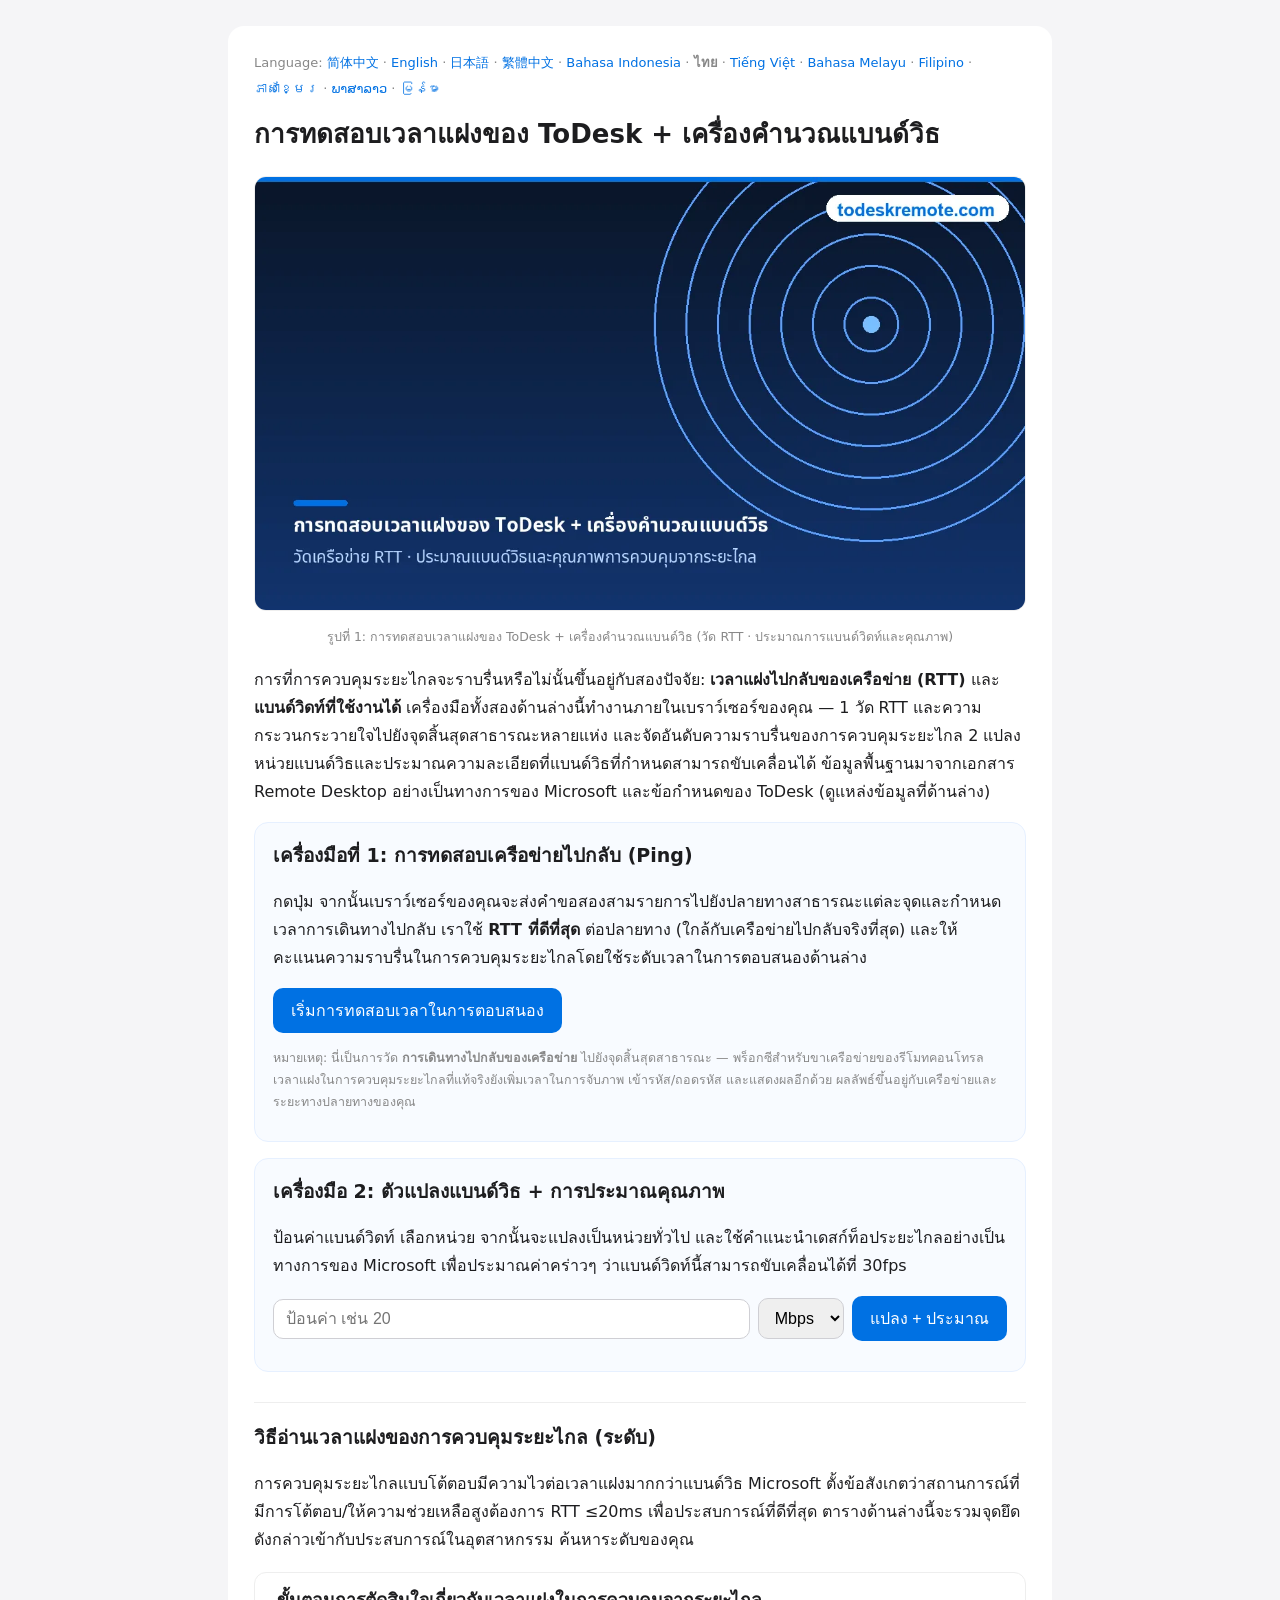
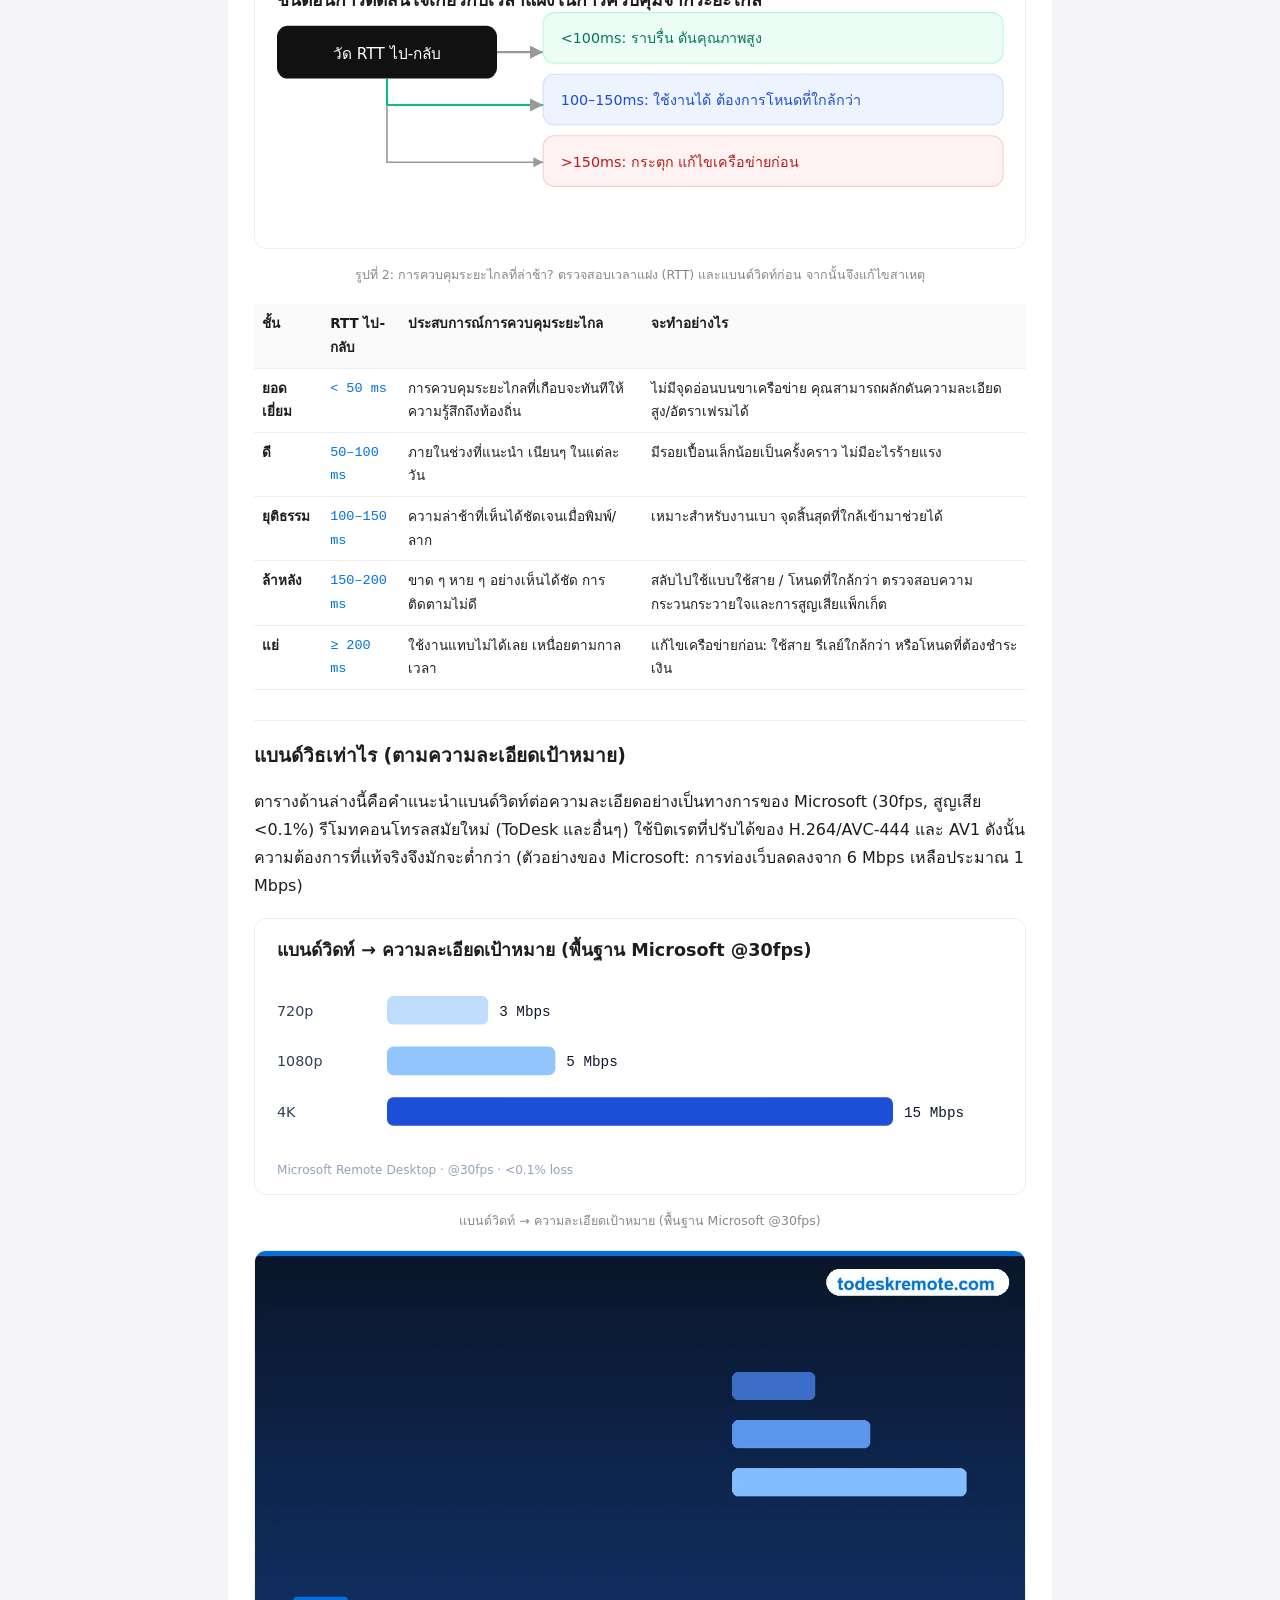
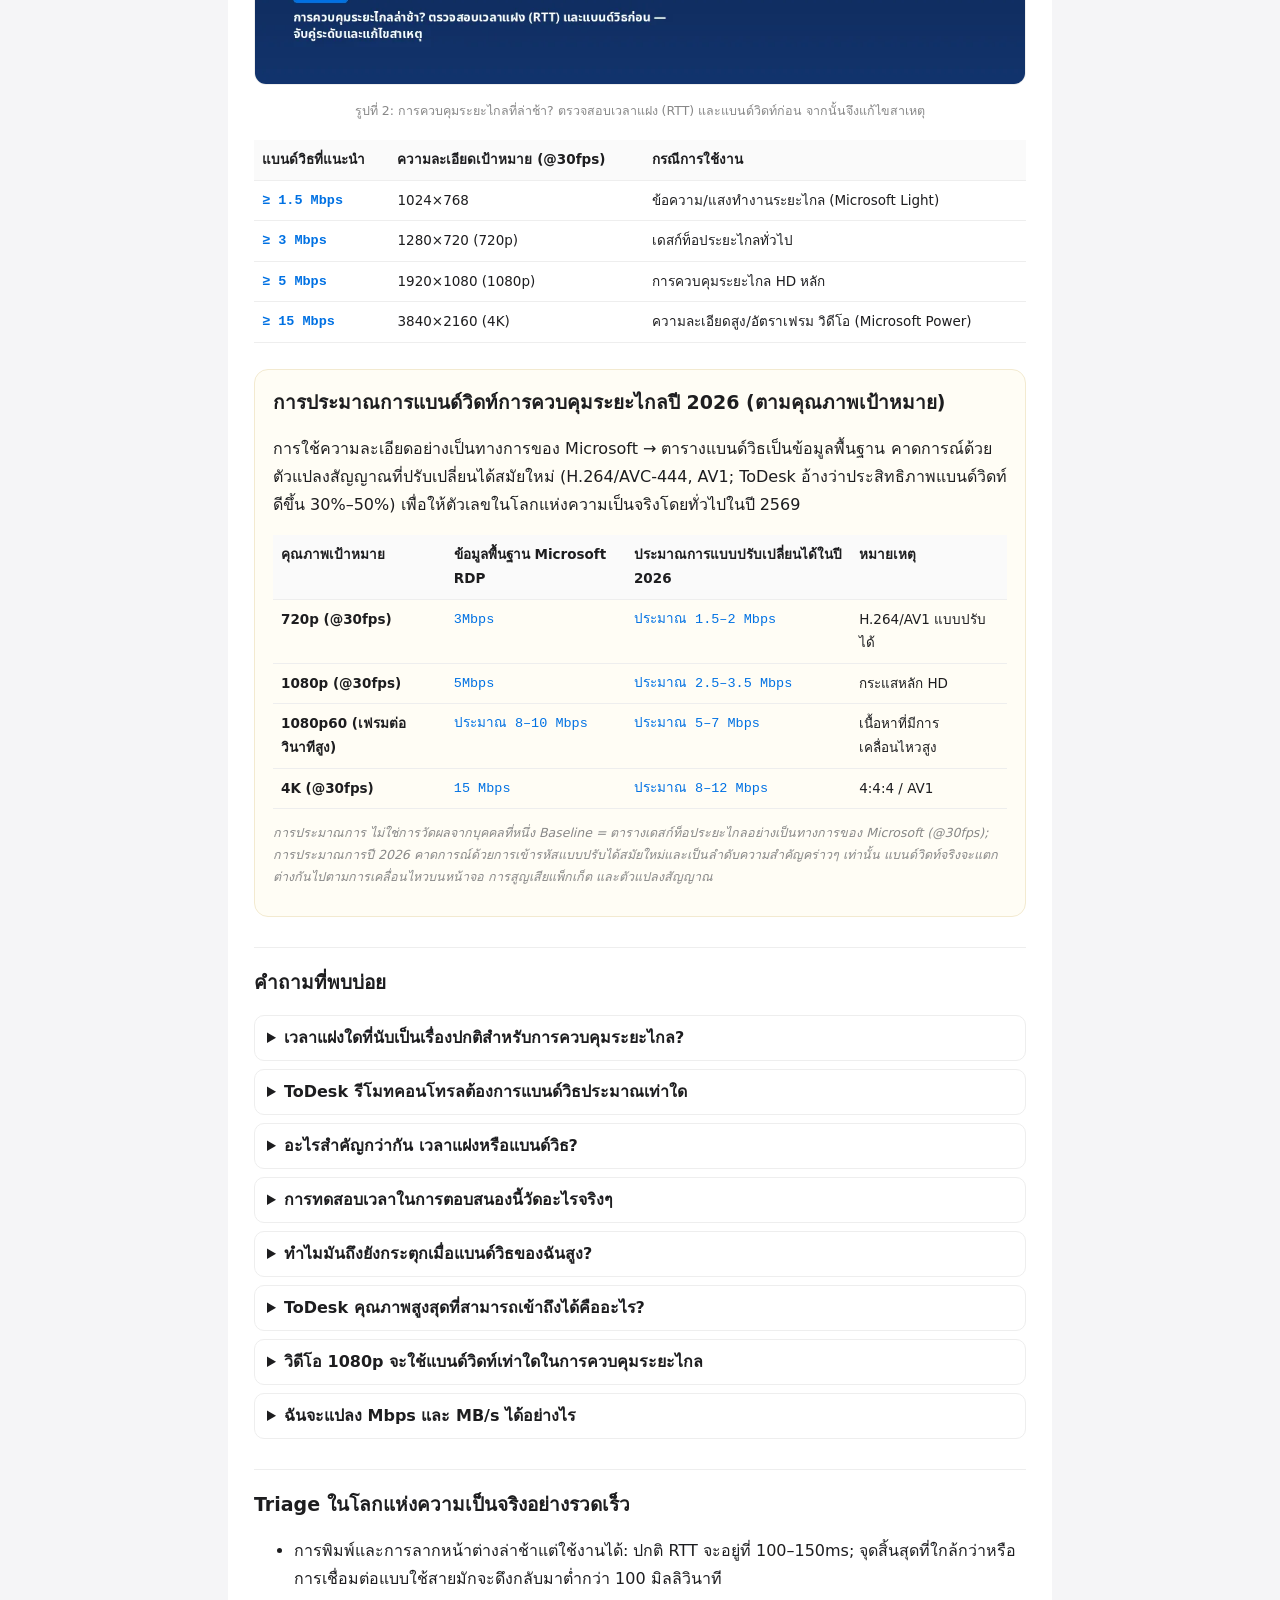
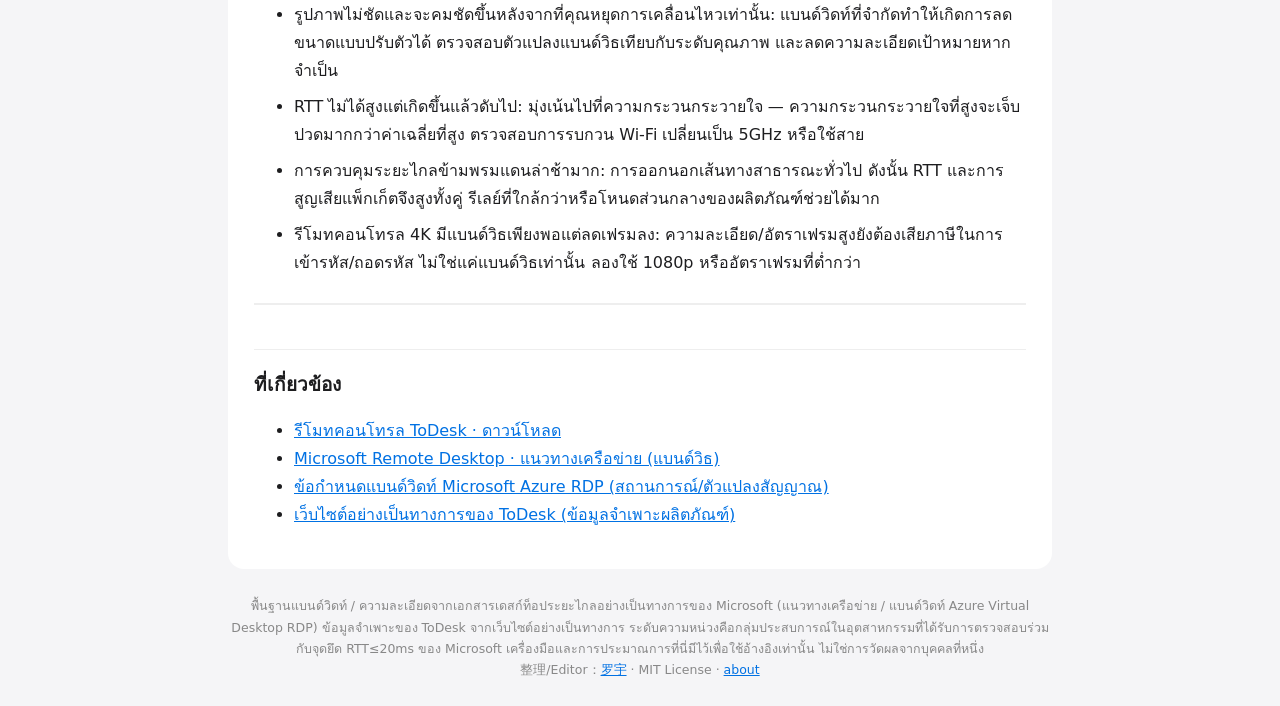
<file: th/index.html>
<!DOCTYPE html><html lang="th"><head><meta charset="utf-8">
<meta name="viewport" content="width=device-width,initial-scale=1">
<title>ToDesk Latency Test + เครื่องคำนวณแบนด์วิธ — วัดเครือข่าย RTT, ประมาณคุณภาพการควบคุมระยะไกล</title>
<meta name="description" content="วัดเวลาแฝงไปกลับของเครือข่าย (RTT) และความกระวนกระวายใจไปยังจุดสิ้นสุดสาธารณะ จัดอันดับตามความราบรื่นของการควบคุมระยะไกล พร้อมตัวแปลงแบนด์วิดท์ที่ประมาณการแบนด์วิดท์และความละเอียดที่เซสชันระยะไกลของ ToDesk ต้องการ ฝั่งไคลเอ็นต์ ทันที โอเพ่นซอร์ส ข้อมูลพื้นฐานจากเอกสาร Microsoft Remote Desktop และ ToDesk">
<link rel="canonical" href="https://amirsakala.github.io/th/">
<link rel="alternate" hreflang="zh-Hans" href="https://amirsakala.github.io/">
<link rel="alternate" hreflang="en" href="https://amirsakala.github.io/en/">
<link rel="alternate" hreflang="ja" href="https://amirsakala.github.io/ja/">
<link rel="alternate" hreflang="zh-Hant" href="https://amirsakala.github.io/zh-tw/">
<link rel="alternate" hreflang="id" href="https://amirsakala.github.io/id/">
<link rel="alternate" hreflang="th" href="https://amirsakala.github.io/th/">
<link rel="alternate" hreflang="vi" href="https://amirsakala.github.io/vi/">
<link rel="alternate" hreflang="ms" href="https://amirsakala.github.io/ms/">
<link rel="alternate" hreflang="fil" href="https://amirsakala.github.io/fil/">
<link rel="alternate" hreflang="km" href="https://amirsakala.github.io/km/">
<link rel="alternate" hreflang="lo" href="https://amirsakala.github.io/lo/">
<link rel="alternate" hreflang="my" href="https://amirsakala.github.io/my/">
<link rel="alternate" hreflang="x-default" href="https://amirsakala.github.io/">
<script type="application/ld+json">
{
 "@context": "https://schema.org",
 "@graph": [
  {
   "@type": "WebApplication",
   "name": "การทดสอบเวลาแฝงของ ToDesk + เครื่องคำนวณแบนด์วิธ",
   "url": "https://amirsakala.github.io/th/",
   "applicationCategory": "UtilitiesApplication",
   "operatingSystem": "Web browser",
   "inLanguage": "th",
   "description": "วัดเวลาแฝงไปกลับของเครือข่าย (RTT) และความกระวนกระวายใจไปยังจุดสิ้นสุดสาธารณะ จัดอันดับตามความราบรื่นของการควบคุมระยะไกล พร้อมตัวแปลงแบนด์วิดท์ที่ประมาณการแบนด์วิดท์และความละเอียดที่เซสชันระยะไกลของ ToDesk ต้องการ ฝั่งไคลเอ็นต์ ทันที โอเพ่นซอร์ส ข้อมูลพื้นฐานจากเอกสาร Microsoft Remote Desktop และ ToDesk",
   "isAccessibleForFree": true,
   "browserRequirements": "Requires JavaScript",
   "offers": {
    "@type": "Offer",
    "price": "0",
    "priceCurrency": "USD"
   },
   "author": {
    "@type": "Person",
    "name": "罗宇",
    "url": "https://amirsakala.github.io/about-editor/"
   }
  },
  {
   "@type": "FAQPage",
   "inLanguage": "th",
   "url": "https://amirsakala.github.io/th/",
   "mainEntity": [
    {
     "@type": "Question",
     "name": "เวลาแฝงใดที่นับเป็นเรื่องปกติสำหรับการควบคุมระยะไกล?",
     "acceptedAnswer": {
      "@type": "Answer",
      "text": "ตามหลักการทั่วไป: RTT ที่ต่ำกว่า 50 มิลลิวินาทีให้ความรู้สึกเกือบจะทันที ต่ำกว่า 100 มิลลิวินาทีเป็นช่วงที่แนะนำ 100–150 มิลลิวินาทีถือว่าใช้ได้ แต่คุณรู้สึกว่าเกิดความล่าช้า มากกว่า 150 มิลลิวินาทีจะขาดๆ หายๆ อย่างเห็นได้ชัด และ 200 มิลลิวินาทีขึ้นไปถือว่าเกือบจะใช้ไม่ได้ Microsoft ยังตั้งข้อสังเกตอีกว่าสถานการณ์ที่มีการโต้ตอบ/ช่วยเหลือในระดับสูงต้องการ RTT ≤20ms เพื่อประสบการณ์ที่ดีที่สุด"
     }
    },
    {
     "@type": "Question",
     "name": "ToDesk รีโมทคอนโทรลต้องการแบนด์วิธประมาณเท่าใด",
     "acceptedAnswer": {
      "@type": "Answer",
      "text": "ตามคำแนะนำเดสก์ท็อประยะไกลอย่างเป็นทางการของ Microsoft (30fps): ประมาณ 3 Mbps สำหรับ 720p, 5 Mbps สำหรับ 1080p และ 15 Mbps สำหรับ 4K รีโมทคอนโทรลสมัยใหม่ใช้การเข้ารหัสแบบปรับได้ ดังนั้นความต้องการที่แท้จริงจึงมักจะต่ำกว่า"
     }
    },
    {
     "@type": "Question",
     "name": "อะไรสำคัญกว่ากัน เวลาแฝงหรือแบนด์วิธ?",
     "acceptedAnswer": {
      "@type": "Answer",
      "text": "สำหรับการควบคุมระยะไกลแบบโต้ตอบ เวลาแฝงมีความสำคัญมากกว่า: แม้ว่าจะมีแบนด์วิธเพียงพอ แต่เวลาแฝง/การกระวนกระวายใจที่สูงยังคงรู้สึกล่าช้า บิตเรตแบบไดนามิกของ Microsoft จะลดคุณภาพลงจริง ๆ เมื่อ RTT สูงเพื่อให้ทุกอย่างราบรื่น"
     }
    },
    {
     "@type": "Question",
     "name": "การทดสอบเวลาในการตอบสนองนี้วัดอะไรจริงๆ",
     "acceptedAnswer": {
      "@type": "Answer",
      "text": "เบราว์เซอร์ของคุณวัดการเดินทางไปกลับของเครือข่ายไปยังจุดสิ้นสุดสาธารณะ (Cloudflare, Google ฯลฯ) — พร็อกซีสำหรับขาเครือข่ายของรีโมทคอนโทรล เวลาแฝงในการควบคุมระยะไกลที่แท้จริงยังเพิ่มเวลาในการจับภาพ เข้ารหัส/ถอดรหัส และแสดงผลอีกด้วย"
     }
    },
    {
     "@type": "Question",
     "name": "ทำไมมันถึงยังกระตุกเมื่อแบนด์วิธของฉันสูง?",
     "acceptedAnswer": {
      "@type": "Answer",
      "text": "โดยปกติแล้วจะเป็นเวลาแฝง ความกระวนกระวายใจ หรือการสูญเสียแพ็กเก็ต ไม่ใช่แบนด์วิดท์ การควบคุมระยะไกลมีความไวต่อ RTT และความเสถียร ความกระวนกระวายใจสูงทำให้เกิดความเจ็บปวดมากกว่าค่าเฉลี่ยที่สูง"
     }
    },
    {
     "@type": "Question",
     "name": "ToDesk คุณภาพสูงสุดที่สามารถเข้าถึงได้คืออะไร?",
     "acceptedAnswer": {
      "@type": "Answer",
      "text": "เว็บไซต์อย่างเป็นทางการอ้างสิทธิ์ได้ถึง 8K, 360 FPS และ 4:4:4 true-color lossless (ตัวแปลงสัญญาณ AV1 / โปรแกรม ZeroSync) โดยมีแผนบริการที่เหมาะสมและแบนด์วิธที่เพียงพอ"
     }
    },
    {
     "@type": "Question",
     "name": "วิดีโอ 1080p จะใช้แบนด์วิดท์เท่าใดในการควบคุมระยะไกล",
     "acceptedAnswer": {
      "@type": "Answer",
      "text": "ตัวอย่างของ Microsoft: วิดีโอครึ่งหน้าจอ 30fps จะมีความเร็วประมาณ 8.5–9.5 Mbps ตามค่าเริ่มต้น แต่จะอยู่ที่ประมาณ 2.5–2.8 Mbps สำหรับ H.264/AVC-444 เท่านั้น ตัวแปลงสัญญาณสร้างความแตกต่างอย่างมาก"
     }
    },
    {
     "@type": "Question",
     "name": "ฉันจะแปลง Mbps และ MB/s ได้อย่างไร",
     "acceptedAnswer": {
      "@type": "Answer",
      "text": "1 MB/s = 8 Mbps และ 1 Mbps = 0.125 MB/s ตัวแปลงแบนด์วิธในหน้านี้จะทำกับหน่วยทั่วไปทั้งหมดโดยอัตโนมัติ"
     }
    }
   ]
  }
 ]
}
</script>
<link rel="stylesheet" href="/style.css"></head>
<body><div class="wrap"><main>
<nav class="lang">Language: <a href="/">简体中文</a> · <a href="/en/">English</a> · <a href="/ja/">日本語</a> · <a href="/zh-tw/">繁體中文</a> · <a href="/id/">Bahasa Indonesia</a> · <strong>ไทย</strong> · <a href="/vi/">Tiếng Việt</a> · <a href="/ms/">Bahasa Melayu</a> · <a href="/fil/">Filipino</a> · <a href="/km/">ភាសាខ្មែរ</a> · <a href="/lo/">ພາສາລາວ</a> · <a href="/my/">မြန်မာ</a></nav>
<h1>การทดสอบเวลาแฝงของ ToDesk + เครื่องคำนวณแบนด์วิธ</h1>
<figure class="i4png"><picture><source type="image/webp" srcset="/img/cover_th.webp"><img src="/img/cover_th.png" alt="ภาพประกอบเครื่องมือทดสอบเวลาแฝงของ ToDesk และเครื่องมือคำนวณแบนด์วิธ" fetchpriority="high" width="1120" height="630" style="width:100%;height:auto;border-radius:12px;border:1px solid #eee"></picture><figcaption>รูปที่ 1: การทดสอบเวลาแฝงของ ToDesk + เครื่องคำนวณแบนด์วิธ (วัด RTT · ประมาณการแบนด์วิดท์และคุณภาพ)</figcaption></figure>
<p class="intro">การที่การควบคุมระยะไกลจะราบรื่นหรือไม่นั้นขึ้นอยู่กับสองปัจจัย: <strong>เวลาแฝงไปกลับของเครือข่าย (RTT)</strong> และ <strong>แบนด์วิดท์ที่ใช้งานได้</strong> เครื่องมือทั้งสองด้านล่างนี้ทำงานภายในเบราว์เซอร์ของคุณ — 1 วัด RTT และความกระวนกระวายใจไปยังจุดสิ้นสุดสาธารณะหลายแห่ง และจัดอันดับความราบรื่นของการควบคุมระยะไกล 2 แปลงหน่วยแบนด์วิธและประมาณความละเอียดที่แบนด์วิธที่กำหนดสามารถขับเคลื่อนได้ ข้อมูลพื้นฐานมาจากเอกสาร Remote Desktop อย่างเป็นทางการของ Microsoft และข้อกำหนดของ ToDesk (ดูแหล่งข้อมูลที่ด้านล่าง)</p>
<section class="tool"><h2>เครื่องมือที่ 1: การทดสอบเครือข่ายไปกลับ (Ping)</h2>
<p>กดปุ่ม จากนั้นเบราว์เซอร์ของคุณจะส่งคำขอสองสามรายการไปยังปลายทางสาธารณะแต่ละจุดและกำหนดเวลาการเดินทางไปกลับ เราใช้ <strong>RTT ที่ดีที่สุด</strong> ต่อปลายทาง (ใกล้กับเครือข่ายไปกลับจริงที่สุด) และให้คะแนนความราบรื่นในการควบคุมระยะไกลโดยใช้ระดับเวลาในการตอบสนองด้านล่าง</p>
<button id="lat-go">เริ่มการทดสอบเวลาในการตอบสนอง</button>
<div id="lat-out"></div>
<p class="note">หมายเหตุ: นี่เป็นการวัด <strong>การเดินทางไปกลับของเครือข่าย</strong> ไปยังจุดสิ้นสุดสาธารณะ — พร็อกซีสำหรับขาเครือข่ายของรีโมทคอนโทรล เวลาแฝงในการควบคุมระยะไกลที่แท้จริงยังเพิ่มเวลาในการจับภาพ เข้ารหัส/ถอดรหัส และแสดงผลอีกด้วย ผลลัพธ์ขึ้นอยู่กับเครือข่ายและระยะทางปลายทางของคุณ</p></section>
<section class="tool"><h2>เครื่องมือ 2: ตัวแปลงแบนด์วิธ + การประมาณคุณภาพ</h2>
<p>ป้อนค่าแบนด์วิดท์ เลือกหน่วย จากนั้นจะแปลงเป็นหน่วยทั่วไป และใช้คำแนะนำเดสก์ท็อประยะไกลอย่างเป็นทางการของ Microsoft เพื่อประมาณค่าคร่าวๆ ว่าแบนด์วิดท์นี้สามารถขับเคลื่อนได้ที่ 30fps</p>
<div class="bwrow"><input id="bw-in" type="number" min="0" step="any" placeholder="ป้อนค่า เช่น 20" autocomplete="off"><select id="bw-unit"><option>Mbps</option><option>Gbps</option><option>Kbps</option><option>MB/s</option><option>KB/s</option></select><button id="bw-go">แปลง + ประมาณ</button></div>
<div id="bw-out"></div></section>
<h2>วิธีอ่านเวลาแฝงของการควบคุมระยะไกล (ระดับ)</h2>
<p>การควบคุมระยะไกลแบบโต้ตอบมีความไวต่อเวลาแฝงมากกว่าแบนด์วิธ Microsoft ตั้งข้อสังเกตว่าสถานการณ์ที่มีการโต้ตอบ/ให้ความช่วยเหลือสูงต้องการ RTT ≤20ms เพื่อประสบการณ์ที่ดีที่สุด ตารางด้านล่างนี้จะรวมจุดยึดดังกล่าวเข้ากับประสบการณ์ในอุตสาหกรรม ค้นหาระดับของคุณ</p>
<figure><svg viewBox="0 0 700 250" xmlns="http://www.w3.org/2000/svg" role="img" aria-label="ภาพประกอบแผนภูมิเวลาแฝงและแบนด์วิดท์การควบคุมระยะไกล" style="width:100%;height:auto;border:1px solid #eee;border-radius:12px;background:#fff">
<text x="20" y="30" font-family="system-ui,Arial" font-size="16" font-weight="700" fill="#1d1d1f">ขั้นตอนการตัดสินใจเกี่ยวกับเวลาแฝงในการควบคุมจากระยะไกล</text>
<rect x="20" y="48" width="200" height="48" rx="10" fill="#111"/><text x="120" y="78" text-anchor="middle" font-family="system-ui,Arial" font-size="14" fill="#fff">วัด RTT ไป-กลับ</text>
<path d="M220 72 H262" stroke="#999" stroke-width="2" fill="none" marker-end="url(#ar)"/>
<rect x="262" y="36" width="418" height="46" rx="10" fill="#ecfdf5" stroke="#bbf7e0"/><text x="278" y="64" font-family="system-ui,Arial" font-size="13" fill="#047857">&lt;100ms: ราบรื่น ดันคุณภาพสูง</text>
<rect x="262" y="92" width="418" height="46" rx="10" fill="#eef4ff" stroke="#cfe0ff"/><text x="278" y="120" font-family="system-ui,Arial" font-size="13" fill="#1d4ed8">100–150ms: ใช้งานได้ ต้องการโหนดที่ใกล้กว่า</text>
<rect x="262" y="148" width="418" height="46" rx="10" fill="#fef2f2" stroke="#fecaca"/><text x="278" y="176" font-family="system-ui,Arial" font-size="13" fill="#b91c1c">&gt;150ms: กระตุก แก้ไขเครือข่ายก่อน</text>
<path d="M120 96 V120 H262" stroke="#10b981" stroke-width="2" fill="none" marker-end="url(#ar)"/>
<path d="M120 120 V172 H262" stroke="#999" stroke-width="1.5" fill="none" marker-end="url(#ar)"/>
<defs><marker id="ar" markerWidth="8" markerHeight="8" refX="6" refY="3" orient="auto"><path d="M0 0 L6 3 L0 6 z" fill="#999"/></marker></defs>
</svg><figcaption>รูปที่ 2: การควบคุมระยะไกลที่ล่าช้า? ตรวจสอบเวลาแฝง (RTT) และแบนด์วิดท์ก่อน จากนั้นจึงแก้ไขสาเหตุ</figcaption></figure>
<table><tr><th>ชั้น</th><th>RTT ไป-กลับ</th><th>ประสบการณ์การควบคุมระยะไกล</th><th>จะทำอย่างไร</th></tr><tr><td><b>ยอดเยี่ยม</b></td><td class="mono">< 50 ms</td><td>การควบคุมระยะไกลที่เกือบจะทันทีให้ความรู้สึกถึงท้องถิ่น</td><td>ไม่มีจุดอ่อนบนขาเครือข่าย คุณสามารถผลักดันความละเอียดสูง/อัตราเฟรมได้</td></tr><tr><td><b>ดี</b></td><td class="mono">50–100 ms</td><td>ภายในช่วงที่แนะนำ เนียนๆ ในแต่ละวัน</td><td>มีรอยเปื้อนเล็กน้อยเป็นครั้งคราว ไม่มีอะไรร้ายแรง</td></tr><tr><td><b>ยุติธรรม</b></td><td class="mono">100–150 ms</td><td>ความล่าช้าที่เห็นได้ชัดเจนเมื่อพิมพ์/ลาก</td><td>เหมาะสำหรับงานเบา จุดสิ้นสุดที่ใกล้เข้ามาช่วยได้</td></tr><tr><td><b>ล้าหลัง</b></td><td class="mono">150–200 ms</td><td>ขาด ๆ หาย ๆ อย่างเห็นได้ชัด การติดตามไม่ดี</td><td>สลับไปใช้แบบใช้สาย / โหนดที่ใกล้กว่า ตรวจสอบความกระวนกระวายใจและการสูญเสียแพ็กเก็ต</td></tr><tr><td><b>แย่</b></td><td class="mono">≥ 200 ms</td><td>ใช้งานแทบไม่ได้เลย เหนื่อยตามกาลเวลา</td><td>แก้ไขเครือข่ายก่อน: ใช้สาย รีเลย์ใกล้กว่า หรือโหนดที่ต้องชำระเงิน</td></tr></table>
<h2>แบนด์วิธเท่าไร (ตามความละเอียดเป้าหมาย)</h2>
<p>ตารางด้านล่างนี้คือคำแนะนำแบนด์วิดท์ต่อความละเอียดอย่างเป็นทางการของ Microsoft (30fps, สูญเสีย <0.1%) รีโมทคอนโทรลสมัยใหม่ (ToDesk และอื่นๆ) ใช้บิตเรตที่ปรับได้ของ H.264/AVC-444 และ AV1 ดังนั้นความต้องการที่แท้จริงจึงมักจะต่ำกว่า (ตัวอย่างของ Microsoft: การท่องเว็บลดลงจาก 6 Mbps เหลือประมาณ 1 Mbps)</p>
<figure><svg viewBox="0 0 700 250" xmlns="http://www.w3.org/2000/svg" role="img" aria-label="ภาพประกอบเครื่องมือทดสอบเวลาแฝงของ ToDesk และเครื่องมือคำนวณแบนด์วิธ" style="width:100%;height:auto;border:1px solid #eee;border-radius:12px;background:#fff">
<text x="20" y="34" font-family="system-ui,Arial" font-size="16" font-weight="700" fill="#1d1d1f">แบนด์วิดท์ → ความละเอียดเป้าหมาย (พื้นฐาน Microsoft @30fps)</text>
<text x="20" y="88" font-family="system-ui,Arial" font-size="13" fill="#334155">720p</text><rect x="120" y="70" width="92" height="26" rx="6" fill="#bfdbfe"/><text x="222" y="88" font-family="ui-monospace,monospace" font-size="13" fill="#0f172a">3 Mbps</text>
<text x="20" y="134" font-family="system-ui,Arial" font-size="13" fill="#334155">1080p</text><rect x="120" y="116" width="153" height="26" rx="6" fill="#93c5fd"/><text x="283" y="134" font-family="ui-monospace,monospace" font-size="13" fill="#0f172a">5 Mbps</text>
<text x="20" y="180" font-family="system-ui,Arial" font-size="13" fill="#334155">4K</text><rect x="120" y="162" width="460" height="26" rx="6" fill="#1d4ed8"/><text x="590" y="180" font-family="ui-monospace,monospace" font-size="13" fill="#0f172a">15 Mbps</text>
<text x="20" y="232" font-family="system-ui,Arial" font-size="11" fill="#94a3b8">Microsoft Remote Desktop · @30fps · &lt;0.1% loss</text>
</svg><figcaption>แบนด์วิดท์ → ความละเอียดเป้าหมาย (พื้นฐาน Microsoft @30fps)</figcaption></figure>
<figure class="i4png"><picture><source type="image/webp" srcset="/img/board_th.webp"><img src="/img/board_th.png" alt="ภาพประกอบแผนภูมิเวลาแฝงและแบนด์วิดท์การควบคุมระยะไกล" loading="lazy" width="1120" height="630" style="width:100%;height:auto;border-radius:12px;border:1px solid #eee"></picture><figcaption>รูปที่ 2: การควบคุมระยะไกลที่ล่าช้า? ตรวจสอบเวลาแฝง (RTT) และแบนด์วิดท์ก่อน จากนั้นจึงแก้ไขสาเหตุ</figcaption></figure>
<table><tr><th>แบนด์วิธที่แนะนำ</th><th>ความละเอียดเป้าหมาย (@30fps)</th><th>กรณีการใช้งาน</th></tr><tr><td class="mono"><b>≥ 1.5 Mbps</b></td><td>1024×768</td><td>ข้อความ/แสงทำงานระยะไกล (Microsoft Light)</td></tr><tr><td class="mono"><b>≥ 3 Mbps</b></td><td>1280×720 (720p)</td><td>เดสก์ท็อประยะไกลทั่วไป</td></tr><tr><td class="mono"><b>≥ 5 Mbps</b></td><td>1920×1080 (1080p)</td><td>การควบคุมระยะไกล HD หลัก</td></tr><tr><td class="mono"><b>≥ 15 Mbps</b></td><td>3840×2160 (4K)</td><td>ความละเอียดสูง/อัตราเฟรม วิดีโอ (Microsoft Power)</td></tr></table>
<section id="data2026" class="i4data"><h2>การประมาณการแบนด์วิดท์การควบคุมระยะไกลปี 2026 (ตามคุณภาพเป้าหมาย)</h2>
<p>การใช้ความละเอียดอย่างเป็นทางการของ Microsoft → ตารางแบนด์วิธเป็นข้อมูลพื้นฐาน คาดการณ์ด้วยตัวแปลงสัญญาณที่ปรับเปลี่ยนได้สมัยใหม่ (H.264/AVC-444, AV1; ToDesk อ้างว่าประสิทธิภาพแบนด์วิดท์ดีขึ้น 30%–50%) เพื่อให้ตัวเลขในโลกแห่งความเป็นจริงโดยทั่วไปในปี 2569</p>
<table><tr><th>คุณภาพเป้าหมาย</th><th>ข้อมูลพื้นฐาน Microsoft RDP</th><th>ประมาณการแบบปรับเปลี่ยนได้ในปี 2026</th><th>หมายเหตุ</th></tr><tr><td><b>720p (@30fps)</b></td><td class="mono">3Mbps</td><td class="mono">ประมาณ 1.5–2 Mbps</td><td>H.264/AV1 แบบปรับได้</td></tr><tr><td><b>1080p (@30fps)</b></td><td class="mono">5Mbps</td><td class="mono">ประมาณ 2.5–3.5 Mbps</td><td>กระแสหลัก HD</td></tr><tr><td><b>1080p60 (เฟรมต่อวินาทีสูง)</b></td><td class="mono">ประมาณ 8–10 Mbps</td><td class="mono">ประมาณ 5–7 Mbps</td><td>เนื้อหาที่มีการเคลื่อนไหวสูง</td></tr><tr><td><b>4K (@30fps)</b></td><td class="mono">15 Mbps</td><td class="mono">ประมาณ 8–12 Mbps</td><td>4:4:4 / AV1</td></tr></table>
<p class="note"><em>การประมาณการ ไม่ใช่การวัดผลจากบุคคลที่หนึ่ง Baseline = ตารางเดสก์ท็อประยะไกลอย่างเป็นทางการของ Microsoft (@30fps); การประมาณการปี 2026 คาดการณ์ด้วยการเข้ารหัสแบบปรับได้สมัยใหม่และเป็นลำดับความสำคัญคร่าวๆ เท่านั้น แบนด์วิดท์จริงจะแตกต่างกันไปตามการเคลื่อนไหวบนหน้าจอ การสูญเสียแพ็กเก็ต และตัวแปลงสัญญาณ</em></p></section>
<h2>คำถามที่พบบ่อย</h2>
<details class="faq"><summary>เวลาแฝงใดที่นับเป็นเรื่องปกติสำหรับการควบคุมระยะไกล?</summary><div>ตามหลักการทั่วไป: RTT ที่ต่ำกว่า 50 มิลลิวินาทีให้ความรู้สึกเกือบจะทันที ต่ำกว่า 100 มิลลิวินาทีเป็นช่วงที่แนะนำ 100–150 มิลลิวินาทีถือว่าใช้ได้ แต่คุณรู้สึกว่าเกิดความล่าช้า มากกว่า 150 มิลลิวินาทีจะขาดๆ หายๆ อย่างเห็นได้ชัด และ 200 มิลลิวินาทีขึ้นไปถือว่าเกือบจะใช้ไม่ได้ Microsoft ยังตั้งข้อสังเกตอีกว่าสถานการณ์ที่มีการโต้ตอบ/ช่วยเหลือในระดับสูงต้องการ RTT ≤20ms เพื่อประสบการณ์ที่ดีที่สุด</div></details>
<details class="faq"><summary>ToDesk รีโมทคอนโทรลต้องการแบนด์วิธประมาณเท่าใด</summary><div>ตามคำแนะนำเดสก์ท็อประยะไกลอย่างเป็นทางการของ Microsoft (30fps): ประมาณ 3 Mbps สำหรับ 720p, 5 Mbps สำหรับ 1080p และ 15 Mbps สำหรับ 4K รีโมทคอนโทรลสมัยใหม่ใช้การเข้ารหัสแบบปรับได้ ดังนั้นความต้องการที่แท้จริงจึงมักจะต่ำกว่า</div></details>
<details class="faq"><summary>อะไรสำคัญกว่ากัน เวลาแฝงหรือแบนด์วิธ?</summary><div>สำหรับการควบคุมระยะไกลแบบโต้ตอบ เวลาแฝงมีความสำคัญมากกว่า: แม้ว่าจะมีแบนด์วิธเพียงพอ แต่เวลาแฝง/การกระวนกระวายใจที่สูงยังคงรู้สึกล่าช้า บิตเรตแบบไดนามิกของ Microsoft จะลดคุณภาพลงจริง ๆ เมื่อ RTT สูงเพื่อให้ทุกอย่างราบรื่น</div></details>
<details class="faq"><summary>การทดสอบเวลาในการตอบสนองนี้วัดอะไรจริงๆ</summary><div>เบราว์เซอร์ของคุณวัดการเดินทางไปกลับของเครือข่ายไปยังจุดสิ้นสุดสาธารณะ (Cloudflare, Google ฯลฯ) — พร็อกซีสำหรับขาเครือข่ายของรีโมทคอนโทรล เวลาแฝงในการควบคุมระยะไกลที่แท้จริงยังเพิ่มเวลาในการจับภาพ เข้ารหัส/ถอดรหัส และแสดงผลอีกด้วย</div></details>
<details class="faq"><summary>ทำไมมันถึงยังกระตุกเมื่อแบนด์วิธของฉันสูง?</summary><div>โดยปกติแล้วจะเป็นเวลาแฝง ความกระวนกระวายใจ หรือการสูญเสียแพ็กเก็ต ไม่ใช่แบนด์วิดท์ การควบคุมระยะไกลมีความไวต่อ RTT และความเสถียร ความกระวนกระวายใจสูงทำให้เกิดความเจ็บปวดมากกว่าค่าเฉลี่ยที่สูง</div></details>
<details class="faq"><summary>ToDesk คุณภาพสูงสุดที่สามารถเข้าถึงได้คืออะไร?</summary><div>เว็บไซต์อย่างเป็นทางการอ้างสิทธิ์ได้ถึง 8K, 360 FPS และ 4:4:4 true-color lossless (ตัวแปลงสัญญาณ AV1 / โปรแกรม ZeroSync) โดยมีแผนบริการที่เหมาะสมและแบนด์วิธที่เพียงพอ</div></details>
<details class="faq"><summary>วิดีโอ 1080p จะใช้แบนด์วิดท์เท่าใดในการควบคุมระยะไกล</summary><div>ตัวอย่างของ Microsoft: วิดีโอครึ่งหน้าจอ 30fps จะมีความเร็วประมาณ 8.5–9.5 Mbps ตามค่าเริ่มต้น แต่จะอยู่ที่ประมาณ 2.5–2.8 Mbps สำหรับ H.264/AVC-444 เท่านั้น ตัวแปลงสัญญาณสร้างความแตกต่างอย่างมาก</div></details>
<details class="faq"><summary>ฉันจะแปลง Mbps และ MB/s ได้อย่างไร</summary><div>1 MB/s = 8 Mbps และ 1 Mbps = 0.125 MB/s ตัวแปลงแบนด์วิธในหน้านี้จะทำกับหน่วยทั่วไปทั้งหมดโดยอัตโนมัติ</div></details>

<h2>Triage ในโลกแห่งความเป็นจริงอย่างรวดเร็ว</h2>
<ul class="scenes"><li>การพิมพ์และการลากหน้าต่างล่าช้าแต่ใช้งานได้: ปกติ RTT จะอยู่ที่ 100–150ms; จุดสิ้นสุดที่ใกล้กว่าหรือการเชื่อมต่อแบบใช้สายมักจะดึงกลับมาต่ำกว่า 100 มิลลิวินาที</li><li>รูปภาพไม่ชัดและจะคมชัดขึ้นหลังจากที่คุณหยุดการเคลื่อนไหวเท่านั้น: แบนด์วิดท์ที่จำกัดทำให้เกิดการลดขนาดแบบปรับตัวได้ ตรวจสอบตัวแปลงแบนด์วิธเทียบกับระดับคุณภาพ และลดความละเอียดเป้าหมายหากจำเป็น</li><li>RTT ไม่ได้สูงแต่เกิดขึ้นแล้วดับไป: มุ่งเน้นไปที่ความกระวนกระวายใจ — ความกระวนกระวายใจที่สูงจะเจ็บปวดมากกว่าค่าเฉลี่ยที่สูง ตรวจสอบการรบกวน Wi-Fi เปลี่ยนเป็น 5GHz หรือใช้สาย</li><li>การควบคุมระยะไกลข้ามพรมแดนล่าช้ามาก: การออกนอกเส้นทางสาธารณะทั่วไป ดังนั้น RTT และการสูญเสียแพ็กเก็ตจึงสูงทั้งคู่ รีเลย์ที่ใกล้กว่าหรือโหนดส่วนกลางของผลิตภัณฑ์ช่วยได้มาก</li><li>รีโมทคอนโทรล 4K มีแบนด์วิธเพียงพอแต่ลดเฟรมลง: ความละเอียด/อัตราเฟรมสูงยังต้องเสียภาษีในการเข้ารหัส/ถอดรหัส ไม่ใช่แค่แบนด์วิธเท่านั้น ลองใช้ 1080p หรืออัตราเฟรมที่ต่ำกว่า</li></ul>
<div class="related"><h2>ที่เกี่ยวข้อง</h2><ul><li><a href="https://todeskremote.com/download/">รีโมทคอนโทรล ToDesk · ดาวน์โหลด</a></li><li><a href="https://learn.microsoft.com/en-us/windows-server/remote/remote-desktop-services/network-guidance" rel="nofollow">Microsoft Remote Desktop · แนวทางเครือข่าย (แบนด์วิธ)</a></li><li><a href="https://learn.microsoft.com/en-us/azure/virtual-desktop/rdp-bandwidth" rel="nofollow">ข้อกำหนดแบนด์วิดท์ Microsoft Azure RDP (สถานการณ์/ตัวแปลงสัญญาณ)</a></li><li><a href="https://www.todesk.com/" rel="nofollow">เว็บไซต์อย่างเป็นทางการของ ToDesk (ข้อมูลจำเพาะผลิตภัณฑ์)</a></li></ul></div>
</main>
<footer>พื้นฐานแบนด์วิดท์ / ความละเอียดจากเอกสารเดสก์ท็อประยะไกลอย่างเป็นทางการของ Microsoft (แนวทางเครือข่าย / แบนด์วิดท์ Azure Virtual Desktop RDP) ข้อมูลจำเพาะของ ToDesk จากเว็บไซต์อย่างเป็นทางการ ระดับความหน่วงคือกลุ่มประสบการณ์ในอุตสาหกรรมที่ได้รับการตรวจสอบร่วมกับจุดยึด RTT≤20ms ของ Microsoft เครื่องมือและการประมาณการที่นี่มีไว้เพื่อใช้อ้างอิงเท่านั้น ไม่ใช่การวัดผลจากบุคคลที่หนึ่ง<br>整理/Editor：<a href="/about-editor/">罗宇</a> · MIT License · <a href="/about-editor/">about</a></footer>
</div>
<script src="/data_th.js"></script><script src="/app.js"></script></body></html>
</file>
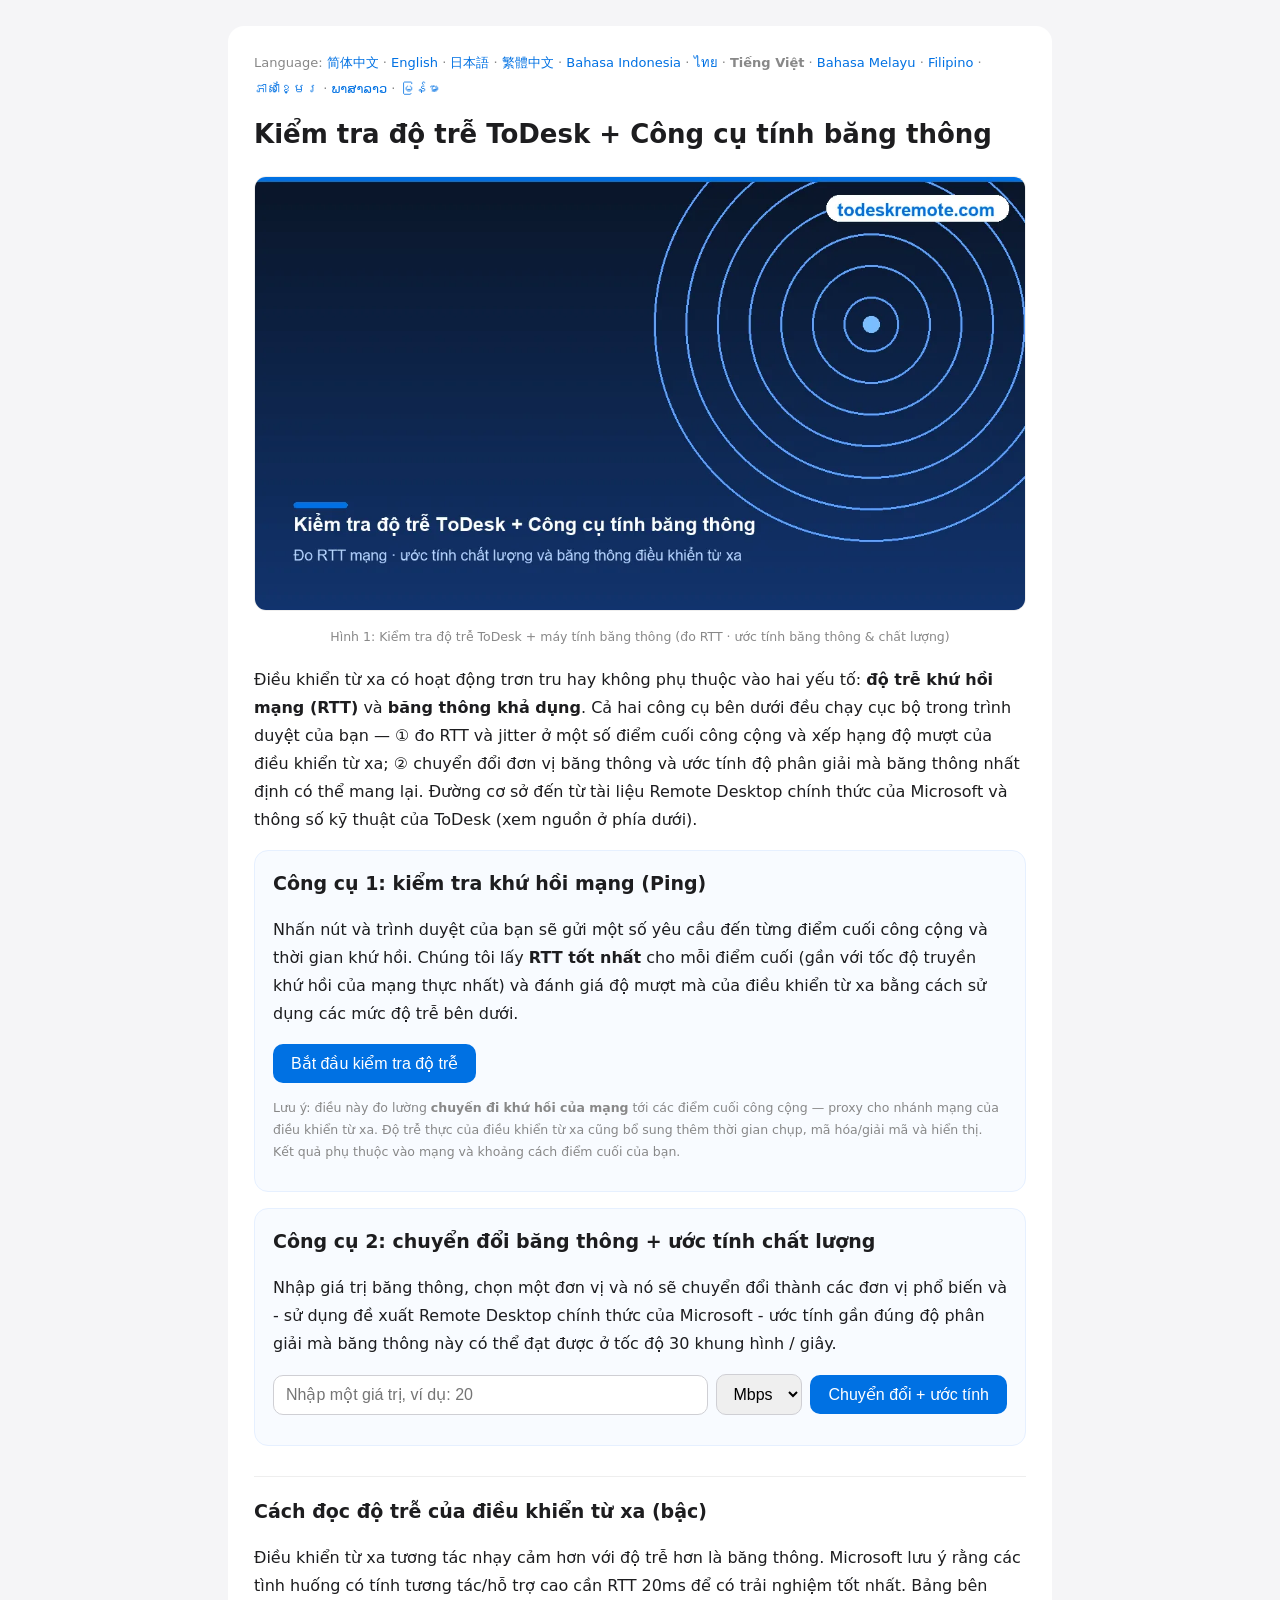
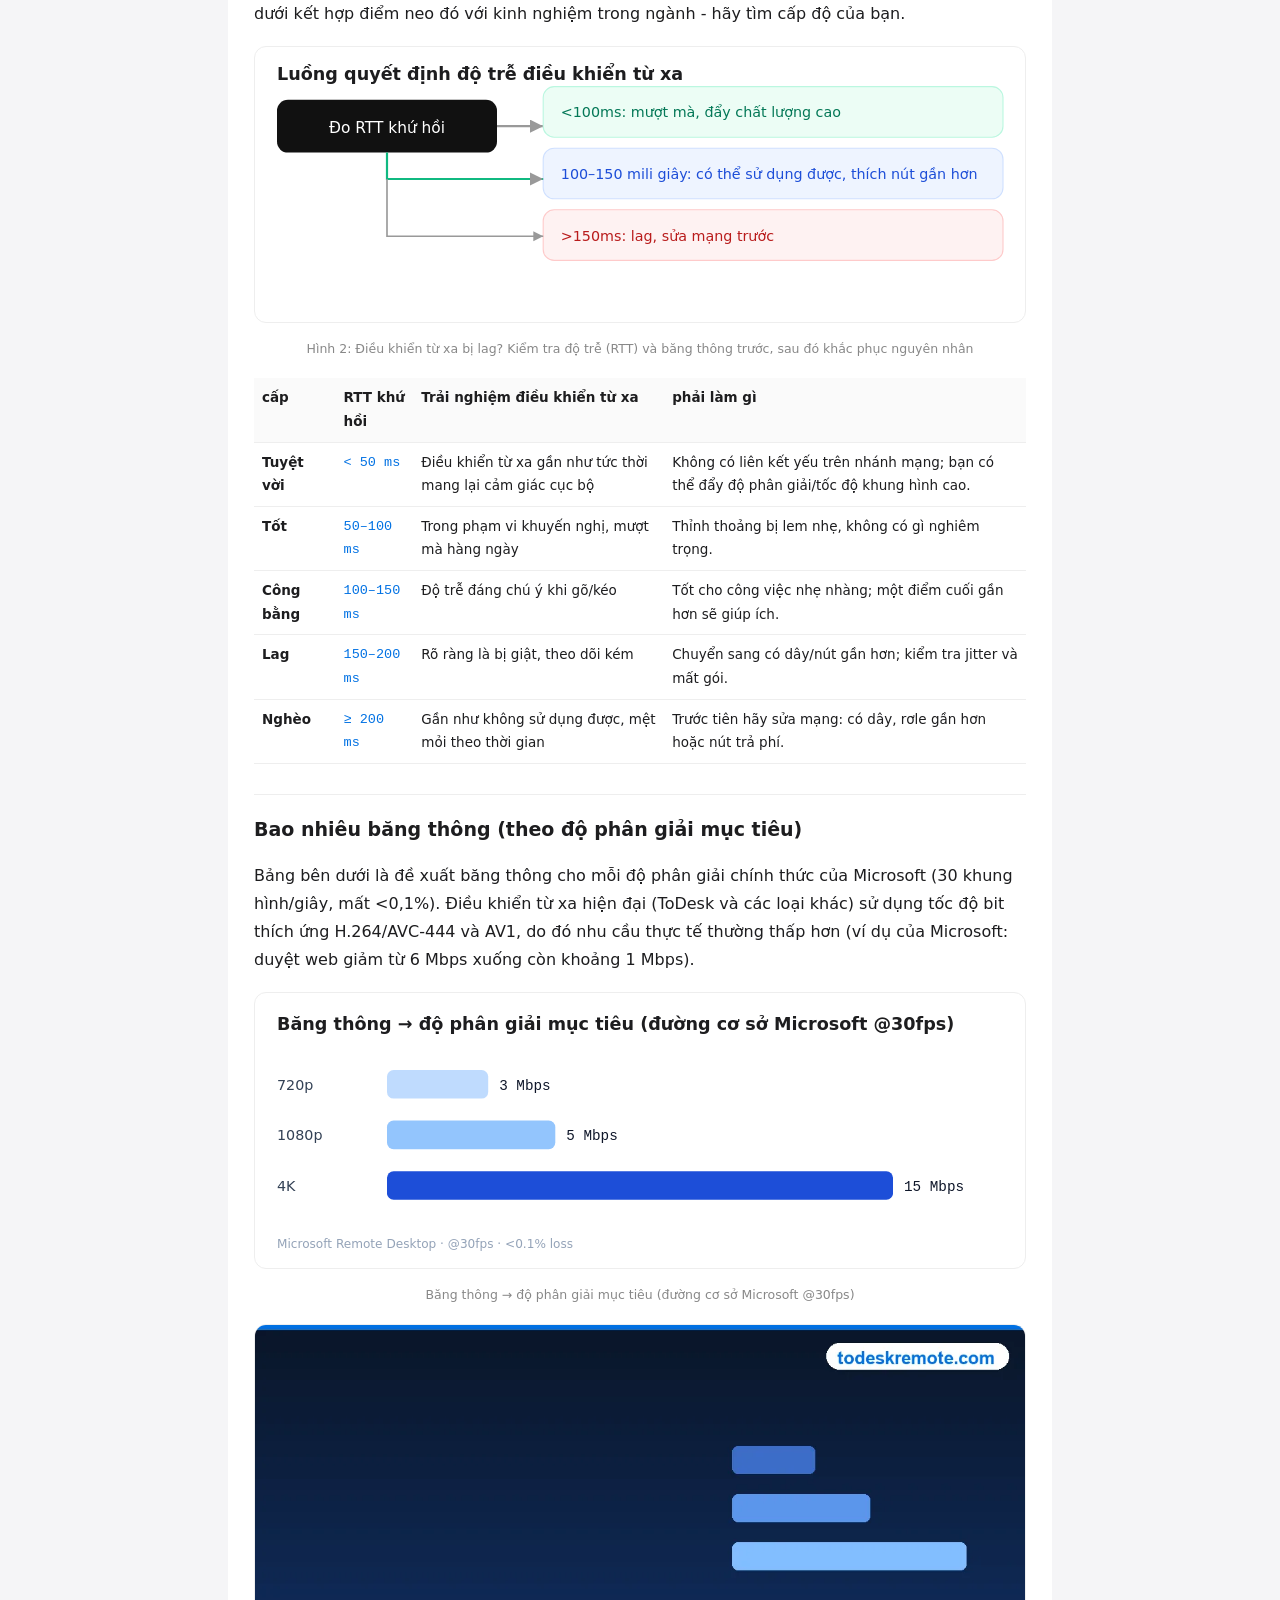
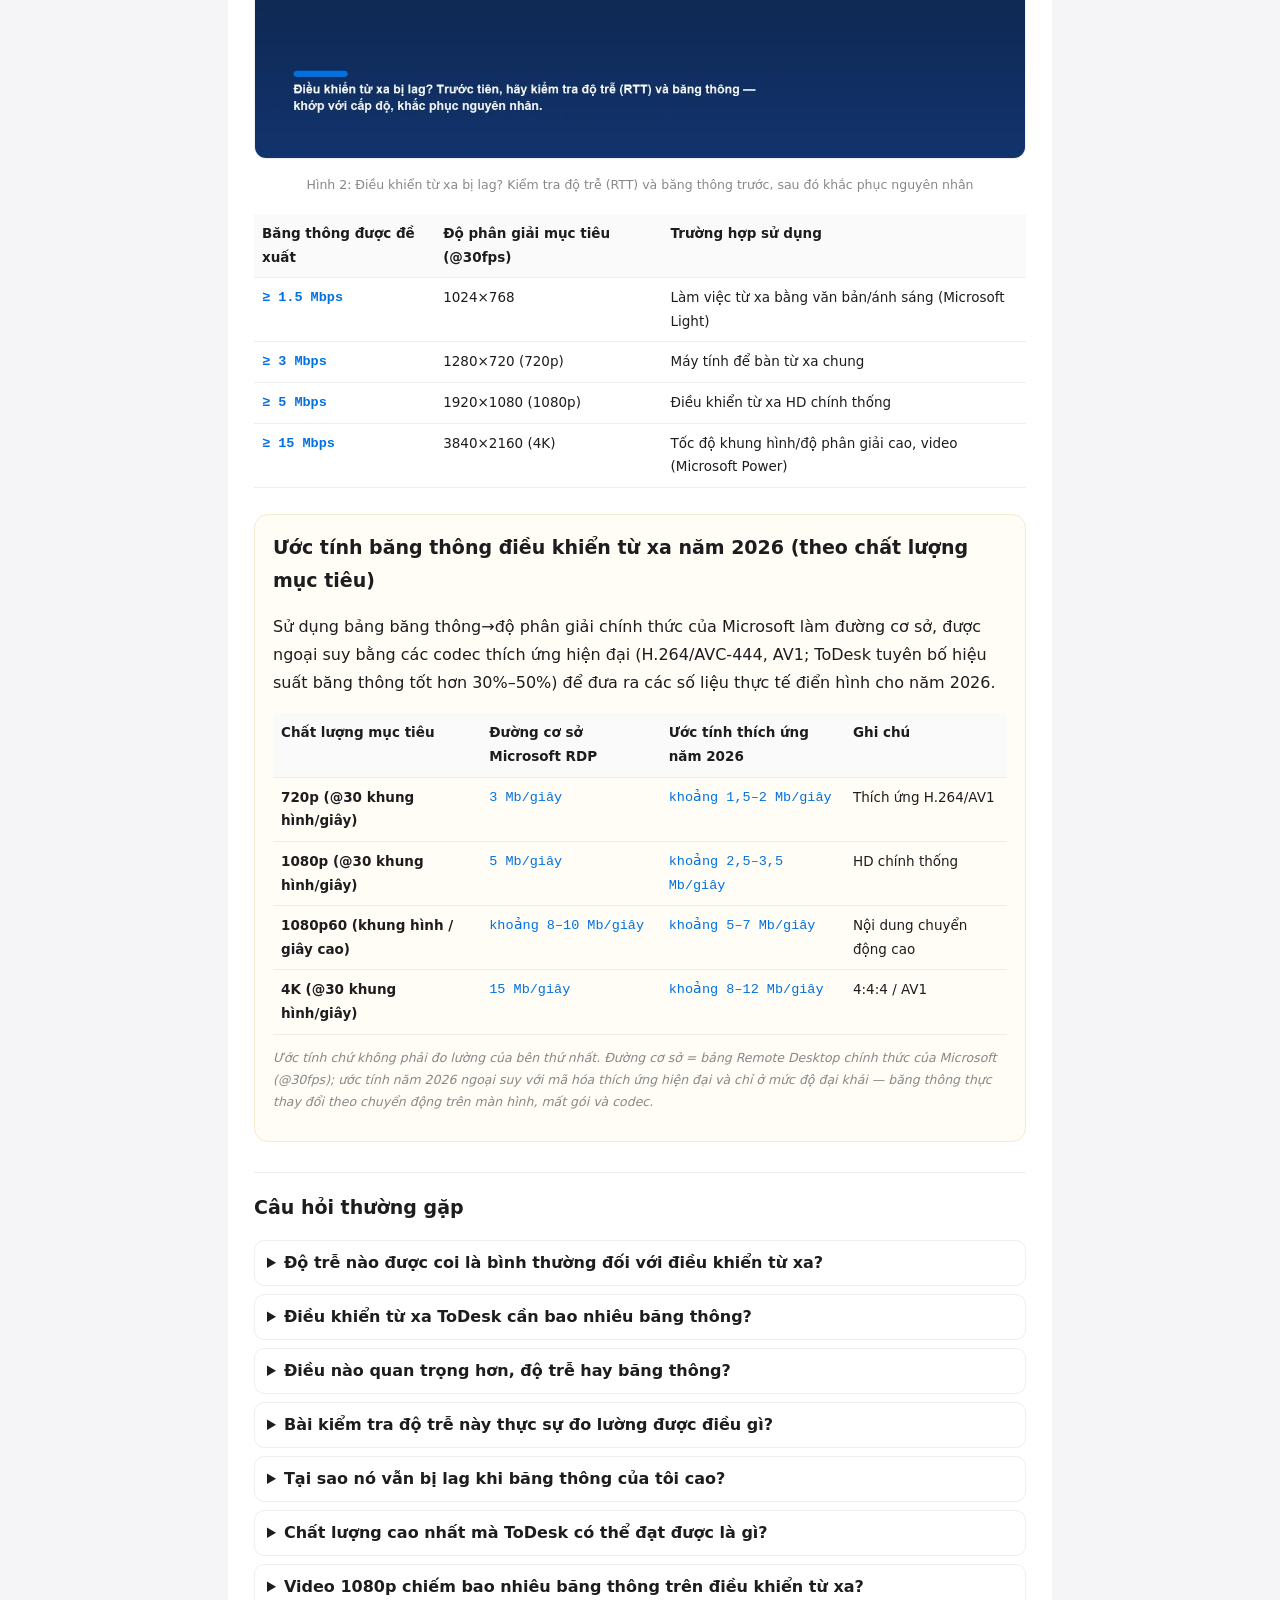
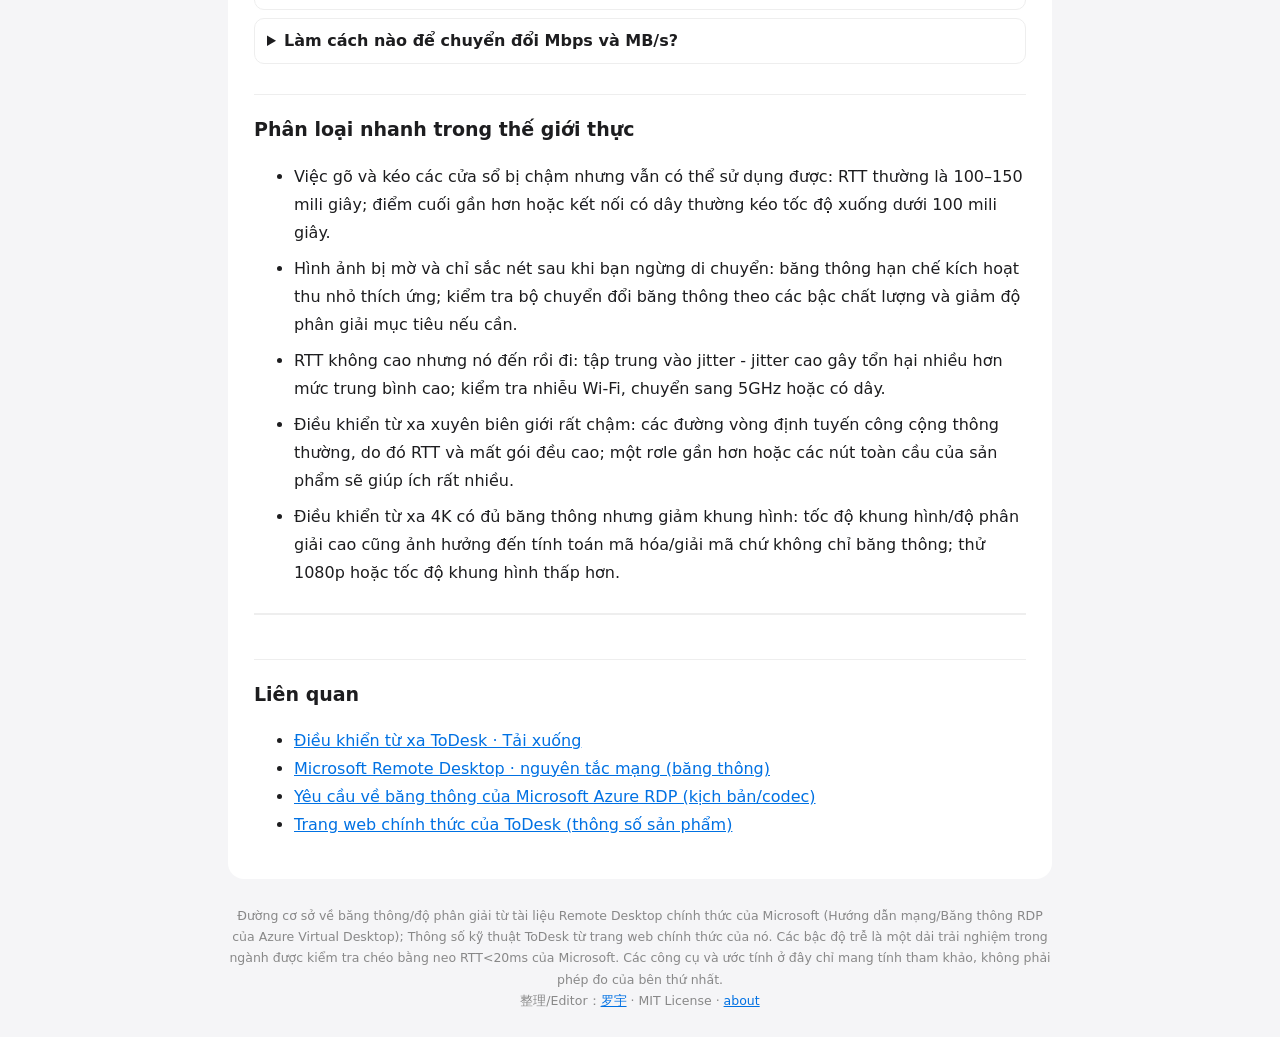
<file: vi/index.html>
<!DOCTYPE html><html lang="vi"><head><meta charset="utf-8">
<meta name="viewport" content="width=device-width,initial-scale=1">
<title>Kiểm tra độ trễ ToDesk + Máy tính băng thông - đo RTT mạng, ước tính chất lượng điều khiển từ xa</title>
<meta name="description" content="Đo độ trễ khứ hồi (RTT) và độ biến động mạng của bạn đối với các điểm cuối công cộng, được xếp hạng theo độ mượt của điều khiển từ xa; cộng với bộ chuyển đổi băng thông ước tính băng thông và độ phân giải mà phiên từ xa ToDesk cần. Phía khách hàng, tức thời, nguồn mở. Đường cơ sở từ tài liệu Microsoft Remote Desktop và ToDesk.">
<link rel="canonical" href="https://amirsakala.github.io/vi/">
<link rel="alternate" hreflang="zh-Hans" href="https://amirsakala.github.io/">
<link rel="alternate" hreflang="en" href="https://amirsakala.github.io/en/">
<link rel="alternate" hreflang="ja" href="https://amirsakala.github.io/ja/">
<link rel="alternate" hreflang="zh-Hant" href="https://amirsakala.github.io/zh-tw/">
<link rel="alternate" hreflang="id" href="https://amirsakala.github.io/id/">
<link rel="alternate" hreflang="th" href="https://amirsakala.github.io/th/">
<link rel="alternate" hreflang="vi" href="https://amirsakala.github.io/vi/">
<link rel="alternate" hreflang="ms" href="https://amirsakala.github.io/ms/">
<link rel="alternate" hreflang="fil" href="https://amirsakala.github.io/fil/">
<link rel="alternate" hreflang="km" href="https://amirsakala.github.io/km/">
<link rel="alternate" hreflang="lo" href="https://amirsakala.github.io/lo/">
<link rel="alternate" hreflang="my" href="https://amirsakala.github.io/my/">
<link rel="alternate" hreflang="x-default" href="https://amirsakala.github.io/">
<script type="application/ld+json">
{
 "@context": "https://schema.org",
 "@graph": [
  {
   "@type": "WebApplication",
   "name": "Kiểm tra độ trễ ToDesk + Công cụ tính băng thông",
   "url": "https://amirsakala.github.io/vi/",
   "applicationCategory": "UtilitiesApplication",
   "operatingSystem": "Web browser",
   "inLanguage": "vi",
   "description": "Đo độ trễ khứ hồi (RTT) và độ biến động mạng của bạn đối với các điểm cuối công cộng, được xếp hạng theo độ mượt của điều khiển từ xa; cộng với bộ chuyển đổi băng thông ước tính băng thông và độ phân giải mà phiên từ xa ToDesk cần. Phía khách hàng, tức thời, nguồn mở. Đường cơ sở từ tài liệu Microsoft Remote Desktop và ToDesk.",
   "isAccessibleForFree": true,
   "browserRequirements": "Requires JavaScript",
   "offers": {
    "@type": "Offer",
    "price": "0",
    "priceCurrency": "USD"
   },
   "author": {
    "@type": "Person",
    "name": "罗宇",
    "url": "https://amirsakala.github.io/about-editor/"
   }
  },
  {
   "@type": "FAQPage",
   "inLanguage": "vi",
   "url": "https://amirsakala.github.io/vi/",
   "mainEntity": [
    {
     "@type": "Question",
     "name": "Độ trễ nào được coi là bình thường đối với điều khiển từ xa?",
     "acceptedAnswer": {
      "@type": "Answer",
      "text": "Theo nguyên tắc chung: RTT dưới 50 mili giây cho cảm giác gần như ngay lập tức, dưới 100 mili giây là phạm vi khuyến nghị, 100–150 mili giây là có thể sử dụng được nhưng bạn cảm thấy độ trễ, trên 150 mili giây rõ ràng là bị giật và 200 mili giây trở lên gần như không thể sử dụng được. Microsoft cũng lưu ý rằng các tình huống hỗ trợ/tương tác cao cần RTT 20ms để có trải nghiệm tốt nhất."
     }
    },
    {
     "@type": "Question",
     "name": "Điều khiển từ xa ToDesk cần bao nhiêu băng thông?",
     "acceptedAnswer": {
      "@type": "Answer",
      "text": "Theo khuyến nghị Remote Desktop chính thức của Microsoft (30 khung hình / giây): khoảng 3 Mbps cho 720p, 5 Mbps cho 1080p và 15 Mbps cho 4K. Điều khiển từ xa hiện đại sử dụng mã hóa thích ứng nên nhu cầu thực tế thường thấp hơn."
     }
    },
    {
     "@type": "Question",
     "name": "Điều nào quan trọng hơn, độ trễ hay băng thông?",
     "acceptedAnswer": {
      "@type": "Answer",
      "text": "Đối với điều khiển từ xa tương tác, độ trễ quan trọng hơn: ngay cả khi có đủ băng thông, độ trễ/độ giật cao vẫn có cảm giác giật. Tốc độ bit động của Microsoft thực sự làm giảm chất lượng khi RTT ở mức cao để giúp mọi thứ diễn ra suôn sẻ."
     }
    },
    {
     "@type": "Question",
     "name": "Bài kiểm tra độ trễ này thực sự đo lường được điều gì?",
     "acceptedAnswer": {
      "@type": "Answer",
      "text": "Trình duyệt của bạn đo lường hành trình khứ hồi của mạng tới các điểm cuối công cộng (Cloudflare, Google, v.v.) — một proxy cho nhánh mạng của điều khiển từ xa. Độ trễ thực của điều khiển từ xa cũng bổ sung thêm thời gian chụp, mã hóa/giải mã và hiển thị."
     }
    },
    {
     "@type": "Question",
     "name": "Tại sao nó vẫn bị lag khi băng thông của tôi cao?",
     "acceptedAnswer": {
      "@type": "Answer",
      "text": "Thông thường đó là độ trễ, jitter hoặc mất gói chứ không phải băng thông. Điều khiển từ xa rất nhạy cảm với RTT và độ ổn định; jitter cao gây tổn hại nhiều hơn mức trung bình cao."
     }
    },
    {
     "@type": "Question",
     "name": "Chất lượng cao nhất mà ToDesk có thể đạt được là gì?",
     "acceptedAnswer": {
      "@type": "Answer",
      "text": "Trang web chính thức của nó tuyên bố chất lượng lên tới 8K, 360 FPS và không mất màu thực 4:4:4 (codec AV1 / công cụ ZeroSync), với kế hoạch phù hợp và đủ băng thông."
     }
    },
    {
     "@type": "Question",
     "name": "Video 1080p chiếm bao nhiêu băng thông trên điều khiển từ xa?",
     "acceptedAnswer": {
      "@type": "Answer",
      "text": "Ví dụ của Microsoft: video 30 khung hình/giây nửa màn hình có tốc độ mặc định là khoảng 8,5–9,5 Mbps nhưng chỉ khoảng 2,5–2,8 Mbps với H.264/AVC-444 — codec tạo ra sự khác biệt lớn."
     }
    },
    {
     "@type": "Question",
     "name": "Làm cách nào để chuyển đổi Mbps và MB/s?",
     "acceptedAnswer": {
      "@type": "Answer",
      "text": "1 MB/s = 8 Mbps và 1 Mbps = 0,125 MB/s. Bộ chuyển đổi băng thông trên trang này tự động thực hiện việc đó cho tất cả các đơn vị phổ biến."
     }
    }
   ]
  }
 ]
}
</script>
<link rel="stylesheet" href="/style.css"></head>
<body><div class="wrap"><main>
<nav class="lang">Language: <a href="/">简体中文</a> · <a href="/en/">English</a> · <a href="/ja/">日本語</a> · <a href="/zh-tw/">繁體中文</a> · <a href="/id/">Bahasa Indonesia</a> · <a href="/th/">ไทย</a> · <strong>Tiếng Việt</strong> · <a href="/ms/">Bahasa Melayu</a> · <a href="/fil/">Filipino</a> · <a href="/km/">ភាសាខ្មែរ</a> · <a href="/lo/">ພາສາລາວ</a> · <a href="/my/">မြန်မာ</a></nav>
<h1>Kiểm tra độ trễ ToDesk + Công cụ tính băng thông</h1>
<figure class="i4png"><picture><source type="image/webp" srcset="/img/cover_vi.webp"><img src="/img/cover_vi.png" alt="Minh họa công cụ tính toán băng thông và kiểm tra độ trễ ToDesk" fetchpriority="high" width="1120" height="630" style="width:100%;height:auto;border-radius:12px;border:1px solid #eee"></picture><figcaption>Hình 1: Kiểm tra độ trễ ToDesk + máy tính băng thông (đo RTT · ước tính băng thông &amp; chất lượng)</figcaption></figure>
<p class="intro">Điều khiển từ xa có hoạt động trơn tru hay không phụ thuộc vào hai yếu tố: <strong>độ trễ khứ hồi mạng (RTT)</strong> và <strong>băng thông khả dụng</strong>. Cả hai công cụ bên dưới đều chạy cục bộ trong trình duyệt của bạn — ① đo RTT và jitter ở một số điểm cuối công cộng và xếp hạng độ mượt của điều khiển từ xa; ② chuyển đổi đơn vị băng thông và ước tính độ phân giải mà băng thông nhất định có thể mang lại. Đường cơ sở đến từ tài liệu Remote Desktop chính thức của Microsoft và thông số kỹ thuật của ToDesk (xem nguồn ở phía dưới).</p>
<section class="tool"><h2>Công cụ 1: kiểm tra khứ hồi mạng (Ping)</h2>
<p>Nhấn nút và trình duyệt của bạn sẽ gửi một số yêu cầu đến từng điểm cuối công cộng và thời gian khứ hồi. Chúng tôi lấy <strong>RTT tốt nhất</strong> cho mỗi điểm cuối (gần với tốc độ truyền khứ hồi của mạng thực nhất) và đánh giá độ mượt mà của điều khiển từ xa bằng cách sử dụng các mức độ trễ bên dưới.</p>
<button id="lat-go">Bắt đầu kiểm tra độ trễ</button>
<div id="lat-out"></div>
<p class="note">Lưu ý: điều này đo lường <strong>chuyến đi khứ hồi của mạng</strong> tới các điểm cuối công cộng — proxy cho nhánh mạng của điều khiển từ xa. Độ trễ thực của điều khiển từ xa cũng bổ sung thêm thời gian chụp, mã hóa/giải mã và hiển thị. Kết quả phụ thuộc vào mạng và khoảng cách điểm cuối của bạn.</p></section>
<section class="tool"><h2>Công cụ 2: chuyển đổi băng thông + ước tính chất lượng</h2>
<p>Nhập giá trị băng thông, chọn một đơn vị và nó sẽ chuyển đổi thành các đơn vị phổ biến và - sử dụng đề xuất Remote Desktop chính thức của Microsoft - ước tính gần đúng độ phân giải mà băng thông này có thể đạt được ở tốc độ 30 khung hình / giây.</p>
<div class="bwrow"><input id="bw-in" type="number" min="0" step="any" placeholder="Nhập một giá trị, ví dụ: 20" autocomplete="off"><select id="bw-unit"><option>Mbps</option><option>Gbps</option><option>Kbps</option><option>MB/s</option><option>KB/s</option></select><button id="bw-go">Chuyển đổi + ước tính</button></div>
<div id="bw-out"></div></section>
<h2>Cách đọc độ trễ của điều khiển từ xa (bậc)</h2>
<p>Điều khiển từ xa tương tác nhạy cảm hơn với độ trễ hơn là băng thông. Microsoft lưu ý rằng các tình huống có tính tương tác/hỗ trợ cao cần RTT 20ms để có trải nghiệm tốt nhất. Bảng bên dưới kết hợp điểm neo đó với kinh nghiệm trong ngành - hãy tìm cấp độ của bạn.</p>
<figure><svg viewBox="0 0 700 250" xmlns="http://www.w3.org/2000/svg" role="img" aria-label="Minh họa biểu đồ cấp băng thông và độ trễ điều khiển từ xa" style="width:100%;height:auto;border:1px solid #eee;border-radius:12px;background:#fff">
<text x="20" y="30" font-family="system-ui,Arial" font-size="16" font-weight="700" fill="#1d1d1f">Luồng quyết định độ trễ điều khiển từ xa</text>
<rect x="20" y="48" width="200" height="48" rx="10" fill="#111"/><text x="120" y="78" text-anchor="middle" font-family="system-ui,Arial" font-size="14" fill="#fff">Đo RTT khứ hồi</text>
<path d="M220 72 H262" stroke="#999" stroke-width="2" fill="none" marker-end="url(#ar)"/>
<rect x="262" y="36" width="418" height="46" rx="10" fill="#ecfdf5" stroke="#bbf7e0"/><text x="278" y="64" font-family="system-ui,Arial" font-size="13" fill="#047857">&lt;100ms: mượt mà, đẩy chất lượng cao</text>
<rect x="262" y="92" width="418" height="46" rx="10" fill="#eef4ff" stroke="#cfe0ff"/><text x="278" y="120" font-family="system-ui,Arial" font-size="13" fill="#1d4ed8">100–150 mili giây: có thể sử dụng được, thích nút gần hơn</text>
<rect x="262" y="148" width="418" height="46" rx="10" fill="#fef2f2" stroke="#fecaca"/><text x="278" y="176" font-family="system-ui,Arial" font-size="13" fill="#b91c1c">&gt;150ms: lag, sửa mạng trước</text>
<path d="M120 96 V120 H262" stroke="#10b981" stroke-width="2" fill="none" marker-end="url(#ar)"/>
<path d="M120 120 V172 H262" stroke="#999" stroke-width="1.5" fill="none" marker-end="url(#ar)"/>
<defs><marker id="ar" markerWidth="8" markerHeight="8" refX="6" refY="3" orient="auto"><path d="M0 0 L6 3 L0 6 z" fill="#999"/></marker></defs>
</svg><figcaption>Hình 2: Điều khiển từ xa bị lag? Kiểm tra độ trễ (RTT) và băng thông trước, sau đó khắc phục nguyên nhân</figcaption></figure>
<table><tr><th>cấp</th><th>RTT khứ hồi</th><th>Trải nghiệm điều khiển từ xa</th><th>phải làm gì</th></tr><tr><td><b>Tuyệt vời</b></td><td class="mono">< 50 ms</td><td>Điều khiển từ xa gần như tức thời mang lại cảm giác cục bộ</td><td>Không có liên kết yếu trên nhánh mạng; bạn có thể đẩy độ phân giải/tốc độ khung hình cao.</td></tr><tr><td><b>Tốt</b></td><td class="mono">50–100 ms</td><td>Trong phạm vi khuyến nghị, mượt mà hàng ngày</td><td>Thỉnh thoảng bị lem nhẹ, không có gì nghiêm trọng.</td></tr><tr><td><b>Công bằng</b></td><td class="mono">100–150 ms</td><td>Độ trễ đáng chú ý khi gõ/kéo</td><td>Tốt cho công việc nhẹ nhàng; một điểm cuối gần hơn sẽ giúp ích.</td></tr><tr><td><b>Lag</b></td><td class="mono">150–200 ms</td><td>Rõ ràng là bị giật, theo dõi kém</td><td>Chuyển sang có dây/nút gần hơn; kiểm tra jitter và mất gói.</td></tr><tr><td><b>Nghèo</b></td><td class="mono">≥ 200 ms</td><td>Gần như không sử dụng được, mệt mỏi theo thời gian</td><td>Trước tiên hãy sửa mạng: có dây, rơle gần hơn hoặc nút trả phí.</td></tr></table>
<h2>Bao nhiêu băng thông (theo độ phân giải mục tiêu)</h2>
<p>Bảng bên dưới là đề xuất băng thông cho mỗi độ phân giải chính thức của Microsoft (30 khung hình/giây, mất <0,1%). Điều khiển từ xa hiện đại (ToDesk và các loại khác) sử dụng tốc độ bit thích ứng H.264/AVC-444 và AV1, do đó nhu cầu thực tế thường thấp hơn (ví dụ của Microsoft: duyệt web giảm từ 6 Mbps xuống còn khoảng 1 Mbps).</p>
<figure><svg viewBox="0 0 700 250" xmlns="http://www.w3.org/2000/svg" role="img" aria-label="Minh họa công cụ tính toán băng thông và kiểm tra độ trễ ToDesk" style="width:100%;height:auto;border:1px solid #eee;border-radius:12px;background:#fff">
<text x="20" y="34" font-family="system-ui,Arial" font-size="16" font-weight="700" fill="#1d1d1f">Băng thông → độ phân giải mục tiêu (đường cơ sở Microsoft @30fps)</text>
<text x="20" y="88" font-family="system-ui,Arial" font-size="13" fill="#334155">720p</text><rect x="120" y="70" width="92" height="26" rx="6" fill="#bfdbfe"/><text x="222" y="88" font-family="ui-monospace,monospace" font-size="13" fill="#0f172a">3 Mbps</text>
<text x="20" y="134" font-family="system-ui,Arial" font-size="13" fill="#334155">1080p</text><rect x="120" y="116" width="153" height="26" rx="6" fill="#93c5fd"/><text x="283" y="134" font-family="ui-monospace,monospace" font-size="13" fill="#0f172a">5 Mbps</text>
<text x="20" y="180" font-family="system-ui,Arial" font-size="13" fill="#334155">4K</text><rect x="120" y="162" width="460" height="26" rx="6" fill="#1d4ed8"/><text x="590" y="180" font-family="ui-monospace,monospace" font-size="13" fill="#0f172a">15 Mbps</text>
<text x="20" y="232" font-family="system-ui,Arial" font-size="11" fill="#94a3b8">Microsoft Remote Desktop · @30fps · &lt;0.1% loss</text>
</svg><figcaption>Băng thông → độ phân giải mục tiêu (đường cơ sở Microsoft @30fps)</figcaption></figure>
<figure class="i4png"><picture><source type="image/webp" srcset="/img/board_vi.webp"><img src="/img/board_vi.png" alt="Minh họa biểu đồ cấp băng thông và độ trễ điều khiển từ xa" loading="lazy" width="1120" height="630" style="width:100%;height:auto;border-radius:12px;border:1px solid #eee"></picture><figcaption>Hình 2: Điều khiển từ xa bị lag? Kiểm tra độ trễ (RTT) và băng thông trước, sau đó khắc phục nguyên nhân</figcaption></figure>
<table><tr><th>Băng thông được đề xuất</th><th>Độ phân giải mục tiêu (@30fps)</th><th>Trường hợp sử dụng</th></tr><tr><td class="mono"><b>≥ 1.5 Mbps</b></td><td>1024×768</td><td>Làm việc từ xa bằng văn bản/ánh sáng (Microsoft Light)</td></tr><tr><td class="mono"><b>≥ 3 Mbps</b></td><td>1280×720 (720p)</td><td>Máy tính để bàn từ xa chung</td></tr><tr><td class="mono"><b>≥ 5 Mbps</b></td><td>1920×1080 (1080p)</td><td>Điều khiển từ xa HD chính thống</td></tr><tr><td class="mono"><b>≥ 15 Mbps</b></td><td>3840×2160 (4K)</td><td>Tốc độ khung hình/độ phân giải cao, video (Microsoft Power)</td></tr></table>
<section id="data2026" class="i4data"><h2>Ước tính băng thông điều khiển từ xa năm 2026 (theo chất lượng mục tiêu)</h2>
<p>Sử dụng bảng băng thông→độ phân giải chính thức của Microsoft làm đường cơ sở, được ngoại suy bằng các codec thích ứng hiện đại (H.264/AVC-444, AV1; ToDesk tuyên bố hiệu suất băng thông tốt hơn 30%–50%) để đưa ra các số liệu thực tế điển hình cho năm 2026.</p>
<table><tr><th>Chất lượng mục tiêu</th><th>Đường cơ sở Microsoft RDP</th><th>Ước tính thích ứng năm 2026</th><th>Ghi chú</th></tr><tr><td><b>720p (@30 khung hình/giây)</b></td><td class="mono">3 Mb/giây</td><td class="mono">khoảng 1,5–2 Mb/giây</td><td>Thích ứng H.264/AV1</td></tr><tr><td><b>1080p (@30 khung hình/giây)</b></td><td class="mono">5 Mb/giây</td><td class="mono">khoảng 2,5–3,5 Mb/giây</td><td>HD chính thống</td></tr><tr><td><b>1080p60 (khung hình / giây cao)</b></td><td class="mono">khoảng 8–10 Mb/giây</td><td class="mono">khoảng 5–7 Mb/giây</td><td>Nội dung chuyển động cao</td></tr><tr><td><b>4K (@30 khung hình/giây)</b></td><td class="mono">15 Mb/giây</td><td class="mono">khoảng 8–12 Mb/giây</td><td>4:4:4 / AV1</td></tr></table>
<p class="note"><em>Ước tính chứ không phải đo lường của bên thứ nhất. Đường cơ sở = bảng Remote Desktop chính thức của Microsoft (@30fps); ước tính năm 2026 ngoại suy với mã hóa thích ứng hiện đại và chỉ ở mức độ đại khái — băng thông thực thay đổi theo chuyển động trên màn hình, mất gói và codec.</em></p></section>
<h2>Câu hỏi thường gặp</h2>
<details class="faq"><summary>Độ trễ nào được coi là bình thường đối với điều khiển từ xa?</summary><div>Theo nguyên tắc chung: RTT dưới 50 mili giây cho cảm giác gần như ngay lập tức, dưới 100 mili giây là phạm vi khuyến nghị, 100–150 mili giây là có thể sử dụng được nhưng bạn cảm thấy độ trễ, trên 150 mili giây rõ ràng là bị giật và 200 mili giây trở lên gần như không thể sử dụng được. Microsoft cũng lưu ý rằng các tình huống hỗ trợ/tương tác cao cần RTT 20ms để có trải nghiệm tốt nhất.</div></details>
<details class="faq"><summary>Điều khiển từ xa ToDesk cần bao nhiêu băng thông?</summary><div>Theo khuyến nghị Remote Desktop chính thức của Microsoft (30 khung hình / giây): khoảng 3 Mbps cho 720p, 5 Mbps cho 1080p và 15 Mbps cho 4K. Điều khiển từ xa hiện đại sử dụng mã hóa thích ứng nên nhu cầu thực tế thường thấp hơn.</div></details>
<details class="faq"><summary>Điều nào quan trọng hơn, độ trễ hay băng thông?</summary><div>Đối với điều khiển từ xa tương tác, độ trễ quan trọng hơn: ngay cả khi có đủ băng thông, độ trễ/độ giật cao vẫn có cảm giác giật. Tốc độ bit động của Microsoft thực sự làm giảm chất lượng khi RTT ở mức cao để giúp mọi thứ diễn ra suôn sẻ.</div></details>
<details class="faq"><summary>Bài kiểm tra độ trễ này thực sự đo lường được điều gì?</summary><div>Trình duyệt của bạn đo lường hành trình khứ hồi của mạng tới các điểm cuối công cộng (Cloudflare, Google, v.v.) — một proxy cho nhánh mạng của điều khiển từ xa. Độ trễ thực của điều khiển từ xa cũng bổ sung thêm thời gian chụp, mã hóa/giải mã và hiển thị.</div></details>
<details class="faq"><summary>Tại sao nó vẫn bị lag khi băng thông của tôi cao?</summary><div>Thông thường đó là độ trễ, jitter hoặc mất gói chứ không phải băng thông. Điều khiển từ xa rất nhạy cảm với RTT và độ ổn định; jitter cao gây tổn hại nhiều hơn mức trung bình cao.</div></details>
<details class="faq"><summary>Chất lượng cao nhất mà ToDesk có thể đạt được là gì?</summary><div>Trang web chính thức của nó tuyên bố chất lượng lên tới 8K, 360 FPS và không mất màu thực 4:4:4 (codec AV1 / công cụ ZeroSync), với kế hoạch phù hợp và đủ băng thông.</div></details>
<details class="faq"><summary>Video 1080p chiếm bao nhiêu băng thông trên điều khiển từ xa?</summary><div>Ví dụ của Microsoft: video 30 khung hình/giây nửa màn hình có tốc độ mặc định là khoảng 8,5–9,5 Mbps nhưng chỉ khoảng 2,5–2,8 Mbps với H.264/AVC-444 — codec tạo ra sự khác biệt lớn.</div></details>
<details class="faq"><summary>Làm cách nào để chuyển đổi Mbps và MB/s?</summary><div>1 MB/s = 8 Mbps và 1 Mbps = 0,125 MB/s. Bộ chuyển đổi băng thông trên trang này tự động thực hiện việc đó cho tất cả các đơn vị phổ biến.</div></details>

<h2>Phân loại nhanh trong thế giới thực</h2>
<ul class="scenes"><li>Việc gõ và kéo các cửa sổ bị chậm nhưng vẫn có thể sử dụng được: RTT thường là 100–150 mili giây; điểm cuối gần hơn hoặc kết nối có dây thường kéo tốc độ xuống dưới 100 mili giây.</li><li>Hình ảnh bị mờ và chỉ sắc nét sau khi bạn ngừng di chuyển: băng thông hạn chế kích hoạt thu nhỏ thích ứng; kiểm tra bộ chuyển đổi băng thông theo các bậc chất lượng và giảm độ phân giải mục tiêu nếu cần.</li><li>RTT không cao nhưng nó đến rồi đi: tập trung vào jitter - jitter cao gây tổn hại nhiều hơn mức trung bình cao; kiểm tra nhiễu Wi-Fi, chuyển sang 5GHz hoặc có dây.</li><li>Điều khiển từ xa xuyên biên giới rất chậm: các đường vòng định tuyến công cộng thông thường, do đó RTT và mất gói đều cao; một rơle gần hơn hoặc các nút toàn cầu của sản phẩm sẽ giúp ích rất nhiều.</li><li>Điều khiển từ xa 4K có đủ băng thông nhưng giảm khung hình: tốc độ khung hình/độ phân giải cao cũng ảnh hưởng đến tính toán mã hóa/giải mã chứ không chỉ băng thông; thử 1080p hoặc tốc độ khung hình thấp hơn.</li></ul>
<div class="related"><h2>Liên quan</h2><ul><li><a href="https://todeskremote.com/download/">Điều khiển từ xa ToDesk · Tải xuống</a></li><li><a href="https://learn.microsoft.com/en-us/windows-server/remote/remote-desktop-services/network-guidance" rel="nofollow">Microsoft Remote Desktop · nguyên tắc mạng (băng thông)</a></li><li><a href="https://learn.microsoft.com/en-us/azure/virtual-desktop/rdp-bandwidth" rel="nofollow">Yêu cầu về băng thông của Microsoft Azure RDP (kịch bản/codec)</a></li><li><a href="https://www.todesk.com/" rel="nofollow">Trang web chính thức của ToDesk (thông số sản phẩm)</a></li></ul></div>
</main>
<footer>Đường cơ sở về băng thông/độ phân giải từ tài liệu Remote Desktop chính thức của Microsoft (Hướng dẫn mạng/Băng thông RDP của Azure Virtual Desktop); Thông số kỹ thuật ToDesk từ trang web chính thức của nó. Các bậc độ trễ là một dải trải nghiệm trong ngành được kiểm tra chéo bằng neo RTT&lt;20ms của Microsoft. Các công cụ và ước tính ở đây chỉ mang tính tham khảo, không phải phép đo của bên thứ nhất.<br>整理/Editor：<a href="/about-editor/">罗宇</a> · MIT License · <a href="/about-editor/">about</a></footer>
</div>
<script src="/data_vi.js"></script><script src="/app.js"></script></body></html>
</file>
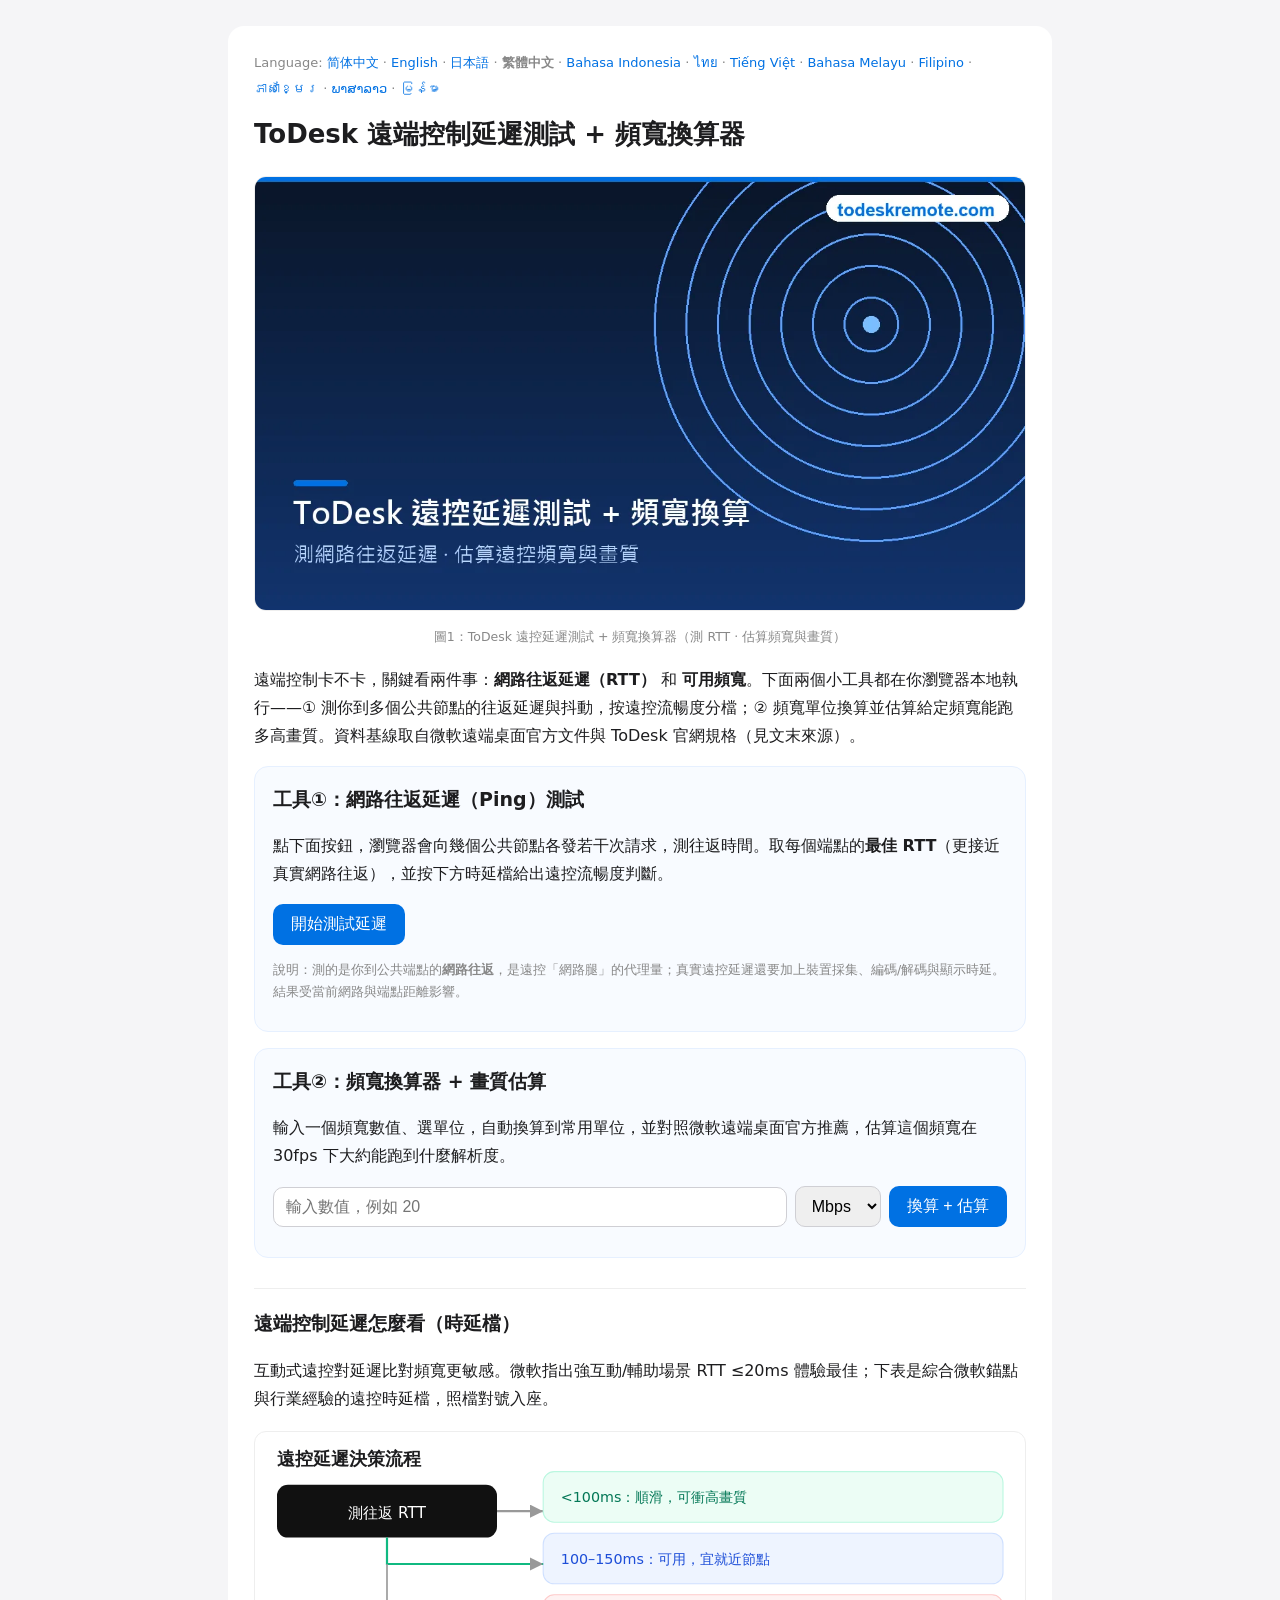
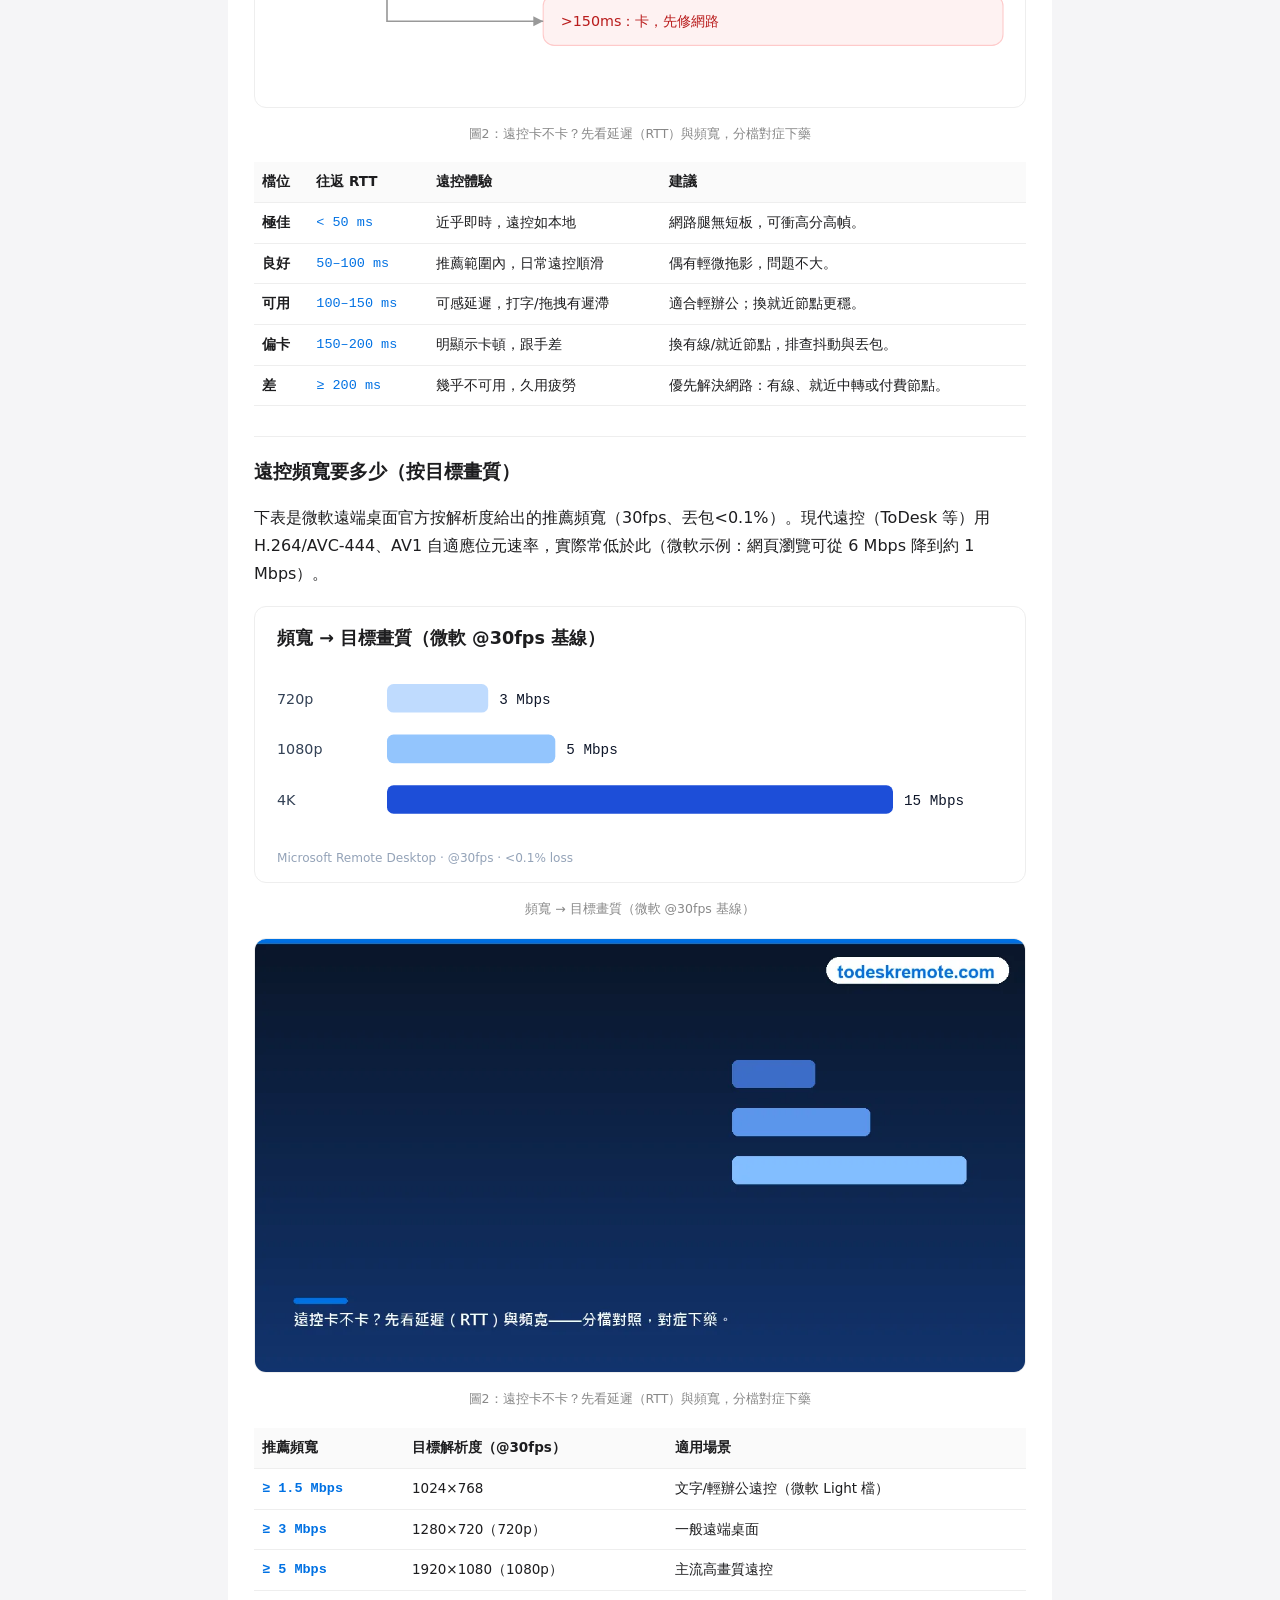
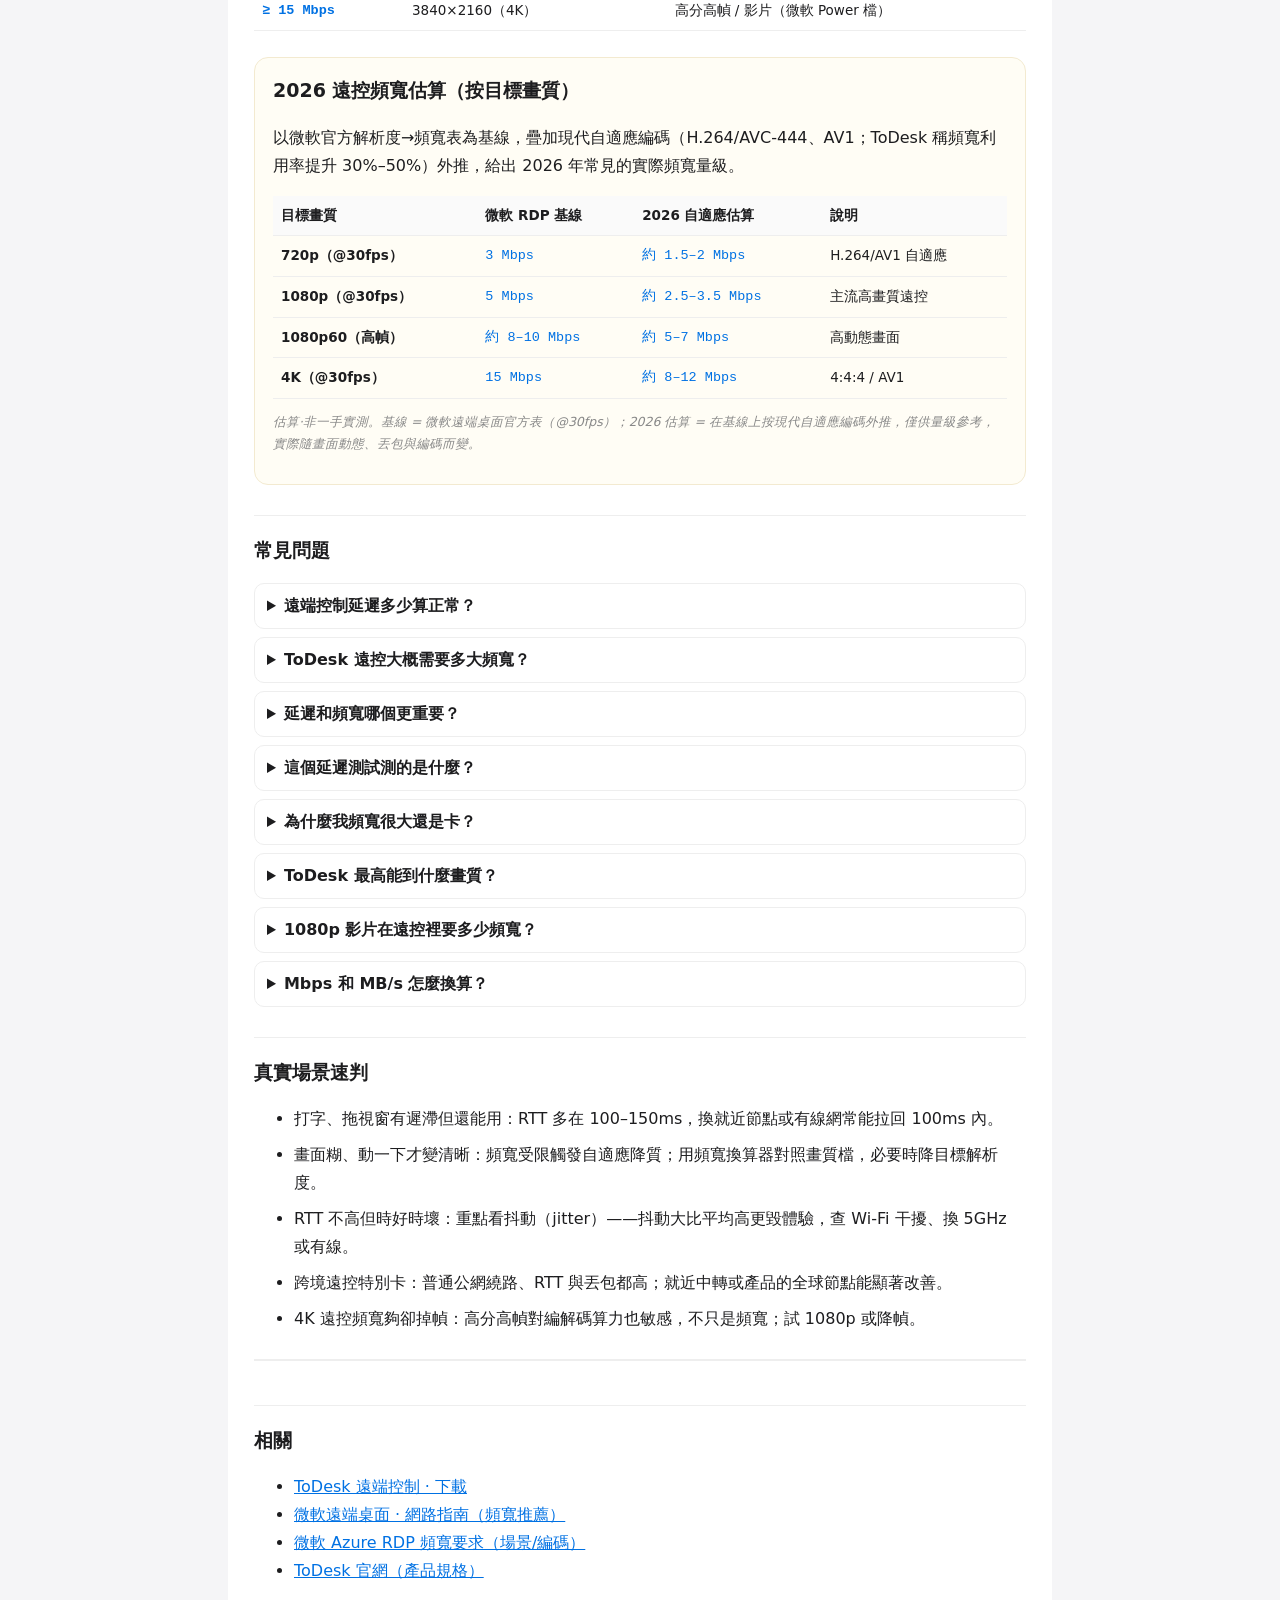
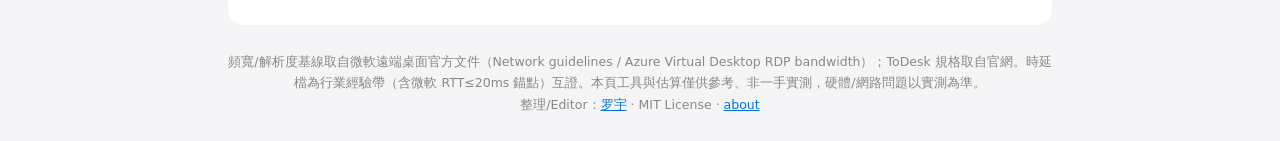
<file: zh-tw/index.html>
<!DOCTYPE html><html lang="zh-Hant"><head><meta charset="utf-8">
<meta name="viewport" content="width=device-width,initial-scale=1">
<title>ToDesk 遠端控制延遲測試 + 頻寬換算器 — 線上測網路往返延遲、估算遠控畫質</title>
<meta name="description" content="線上測你到公共節點的網路往返延遲（RTT）與抖動，按遠端控制流暢度分檔；頻寬單位換算器估算 ToDesk 遠控所需頻寬與可達畫質。純客戶端、開啟即用、開源。資料基線取自微軟遠端桌面官方文件與 ToDesk 官網。">
<link rel="canonical" href="https://amirsakala.github.io/zh-tw/">
<link rel="alternate" hreflang="zh-Hans" href="https://amirsakala.github.io/">
<link rel="alternate" hreflang="en" href="https://amirsakala.github.io/en/">
<link rel="alternate" hreflang="ja" href="https://amirsakala.github.io/ja/">
<link rel="alternate" hreflang="zh-Hant" href="https://amirsakala.github.io/zh-tw/">
<link rel="alternate" hreflang="id" href="https://amirsakala.github.io/id/">
<link rel="alternate" hreflang="th" href="https://amirsakala.github.io/th/">
<link rel="alternate" hreflang="vi" href="https://amirsakala.github.io/vi/">
<link rel="alternate" hreflang="ms" href="https://amirsakala.github.io/ms/">
<link rel="alternate" hreflang="fil" href="https://amirsakala.github.io/fil/">
<link rel="alternate" hreflang="km" href="https://amirsakala.github.io/km/">
<link rel="alternate" hreflang="lo" href="https://amirsakala.github.io/lo/">
<link rel="alternate" hreflang="my" href="https://amirsakala.github.io/my/">
<link rel="alternate" hreflang="x-default" href="https://amirsakala.github.io/">
<script type="application/ld+json">
{
 "@context": "https://schema.org",
 "@graph": [
  {
   "@type": "WebApplication",
   "name": "ToDesk 遠端控制延遲測試 + 頻寬換算器",
   "url": "https://amirsakala.github.io/zh-tw/",
   "applicationCategory": "UtilitiesApplication",
   "operatingSystem": "Web browser",
   "inLanguage": "zh-Hant",
   "description": "線上測你到公共節點的網路往返延遲（RTT）與抖動，按遠端控制流暢度分檔；頻寬單位換算器估算 ToDesk 遠控所需頻寬與可達畫質。純客戶端、開啟即用、開源。資料基線取自微軟遠端桌面官方文件與 ToDesk 官網。",
   "isAccessibleForFree": true,
   "browserRequirements": "Requires JavaScript",
   "offers": {
    "@type": "Offer",
    "price": "0",
    "priceCurrency": "USD"
   },
   "author": {
    "@type": "Person",
    "name": "罗宇",
    "url": "https://amirsakala.github.io/about-editor/"
   }
  },
  {
   "@type": "FAQPage",
   "inLanguage": "zh-Hant",
   "url": "https://amirsakala.github.io/zh-tw/",
   "mainEntity": [
    {
     "@type": "Question",
     "name": "遠端控制延遲多少算正常？",
     "acceptedAnswer": {
      "@type": "Answer",
      "text": "經驗上：RTT 低於 50ms 近乎即時，低於 100ms 推薦範圍內，100–150ms 可用但能感到遲滯，超過 150ms 明顯示卡頓，達到或超過 200ms 幾乎不可用。微軟還指出強互動/輔助場景 RTT ≤20ms 體驗最佳。"
     }
    },
    {
     "@type": "Question",
     "name": "ToDesk 遠控大概需要多大頻寬？",
     "acceptedAnswer": {
      "@type": "Answer",
      "text": "按微軟遠端桌面官方推薦（30fps）：720p 約 3 Mbps、1080p 約 5 Mbps、4K 約 15 Mbps。現代遠控用自適應編碼，實際常更低。"
     }
    },
    {
     "@type": "Question",
     "name": "延遲和頻寬哪個更重要？",
     "acceptedAnswer": {
      "@type": "Answer",
      "text": "互動遠控裡延遲更關鍵：頻寬夠了，延遲/抖動高一樣卡。微軟的動態位元速率會在 RTT 高時主動降畫質來保流暢。"
     }
    },
    {
     "@type": "Question",
     "name": "這個延遲測試測的是什麼？",
     "acceptedAnswer": {
      "@type": "Answer",
      "text": "瀏覽器測你到公共節點（Cloudflare、Google 等）的網路往返，是遠控「網路腿」的代理量；真實遠控延遲還要加裝置採集、編解碼與顯示時延。"
     }
    },
    {
     "@type": "Question",
     "name": "為什麼我頻寬很大還是卡？",
     "acceptedAnswer": {
      "@type": "Answer",
      "text": "多半是延遲、抖動或丟包，不是頻寬。遠控對 RTT 和穩定性很敏感，抖動大比平均高更毀體驗。"
     }
    },
    {
     "@type": "Question",
     "name": "ToDesk 最高能到什麼畫質？",
     "acceptedAnswer": {
      "@type": "Answer",
      "text": "官網稱最高 8K、360 FPS、4:4:4 真彩無損（AV1 編碼 / ZeroSync 傳輸引擎），需相應版本與足夠頻寬。"
     }
    },
    {
     "@type": "Question",
     "name": "1080p 影片在遠控裡要多少頻寬？",
     "acceptedAnswer": {
      "@type": "Answer",
      "text": "微軟示例：半屏 30fps 影片預設約 8.5–9.5 Mbps，啟用 H.264/AVC-444 後僅約 2.5–2.8 Mbps，可見編碼影響很大。"
     }
    },
    {
     "@type": "Question",
     "name": "Mbps 和 MB/s 怎麼換算？",
     "acceptedAnswer": {
      "@type": "Answer",
      "text": "1 MB/s = 8 Mbps，1 Mbps = 0.125 MB/s。本頁頻寬換算器會自動換算到各常用單位。"
     }
    }
   ]
  }
 ]
}
</script>
<link rel="stylesheet" href="/style.css"></head>
<body><div class="wrap"><main>
<nav class="lang">Language: <a href="/">简体中文</a> · <a href="/en/">English</a> · <a href="/ja/">日本語</a> · <strong>繁體中文</strong> · <a href="/id/">Bahasa Indonesia</a> · <a href="/th/">ไทย</a> · <a href="/vi/">Tiếng Việt</a> · <a href="/ms/">Bahasa Melayu</a> · <a href="/fil/">Filipino</a> · <a href="/km/">ភាសាខ្មែរ</a> · <a href="/lo/">ພາສາລາວ</a> · <a href="/my/">မြန်မာ</a></nav>
<h1>ToDesk 遠端控制延遲測試 + 頻寬換算器</h1>
<figure class="i4png"><picture><source type="image/webp" srcset="/img/cover_tw.webp"><img src="/img/cover_tw.png" alt="ToDesk 遠端控制延遲測試與頻寬換算器工具示意圖" fetchpriority="high" width="1120" height="630" style="width:100%;height:auto;border-radius:12px;border:1px solid #eee"></picture><figcaption>圖1：ToDesk 遠控延遲測試 + 頻寬換算器（測 RTT · 估算頻寬與畫質）</figcaption></figure>
<p class="intro">遠端控制卡不卡，關鍵看兩件事：<strong>網路往返延遲（RTT）</strong> 和 <strong>可用頻寬</strong>。下面兩個小工具都在你瀏覽器本地執行——① 測你到多個公共節點的往返延遲與抖動，按遠控流暢度分檔；② 頻寬單位換算並估算給定頻寬能跑多高畫質。資料基線取自微軟遠端桌面官方文件與 ToDesk 官網規格（見文末來源）。</p>
<section class="tool"><h2>工具①：網路往返延遲（Ping）測試</h2>
<p>點下面按鈕，瀏覽器會向幾個公共節點各發若干次請求，測往返時間。取每個端點的<strong>最佳 RTT</strong>（更接近真實網路往返），並按下方時延檔給出遠控流暢度判斷。</p>
<button id="lat-go">開始測試延遲</button>
<div id="lat-out"></div>
<p class="note">說明：測的是你到公共端點的<strong>網路往返</strong>，是遠控「網路腿」的代理量；真實遠控延遲還要加上裝置採集、編碼/解碼與顯示時延。結果受當前網路與端點距離影響。</p></section>
<section class="tool"><h2>工具②：頻寬換算器 + 畫質估算</h2>
<p>輸入一個頻寬數值、選單位，自動換算到常用單位，並對照微軟遠端桌面官方推薦，估算這個頻寬在 30fps 下大約能跑到什麼解析度。</p>
<div class="bwrow"><input id="bw-in" type="number" min="0" step="any" placeholder="輸入數值，例如 20" autocomplete="off"><select id="bw-unit"><option>Mbps</option><option>Gbps</option><option>Kbps</option><option>MB/s</option><option>KB/s</option></select><button id="bw-go">換算 + 估算</button></div>
<div id="bw-out"></div></section>
<h2>遠端控制延遲怎麼看（時延檔）</h2>
<p>互動式遠控對延遲比對頻寬更敏感。微軟指出強互動/輔助場景 RTT ≤20ms 體驗最佳；下表是綜合微軟錨點與行業經驗的遠控時延檔，照檔對號入座。</p>
<figure><svg viewBox="0 0 700 250" xmlns="http://www.w3.org/2000/svg" role="img" aria-label="遠控延遲與頻寬分檔對照示意圖" style="width:100%;height:auto;border:1px solid #eee;border-radius:12px;background:#fff">
<text x="20" y="30" font-family="system-ui,Arial" font-size="16" font-weight="700" fill="#1d1d1f">遠控延遲決策流程</text>
<rect x="20" y="48" width="200" height="48" rx="10" fill="#111"/><text x="120" y="78" text-anchor="middle" font-family="system-ui,Arial" font-size="14" fill="#fff">測往返 RTT</text>
<path d="M220 72 H262" stroke="#999" stroke-width="2" fill="none" marker-end="url(#ar)"/>
<rect x="262" y="36" width="418" height="46" rx="10" fill="#ecfdf5" stroke="#bbf7e0"/><text x="278" y="64" font-family="system-ui,Arial" font-size="13" fill="#047857">&lt;100ms：順滑，可衝高畫質</text>
<rect x="262" y="92" width="418" height="46" rx="10" fill="#eef4ff" stroke="#cfe0ff"/><text x="278" y="120" font-family="system-ui,Arial" font-size="13" fill="#1d4ed8">100–150ms：可用，宜就近節點</text>
<rect x="262" y="148" width="418" height="46" rx="10" fill="#fef2f2" stroke="#fecaca"/><text x="278" y="176" font-family="system-ui,Arial" font-size="13" fill="#b91c1c">&gt;150ms：卡，先修網路</text>
<path d="M120 96 V120 H262" stroke="#10b981" stroke-width="2" fill="none" marker-end="url(#ar)"/>
<path d="M120 120 V172 H262" stroke="#999" stroke-width="1.5" fill="none" marker-end="url(#ar)"/>
<defs><marker id="ar" markerWidth="8" markerHeight="8" refX="6" refY="3" orient="auto"><path d="M0 0 L6 3 L0 6 z" fill="#999"/></marker></defs>
</svg><figcaption>圖2：遠控卡不卡？先看延遲（RTT）與頻寬，分檔對症下藥</figcaption></figure>
<table><tr><th>檔位</th><th>往返 RTT</th><th>遠控體驗</th><th>建議</th></tr><tr><td><b>極佳</b></td><td class="mono">< 50 ms</td><td>近乎即時，遠控如本地</td><td>網路腿無短板，可衝高分高幀。</td></tr><tr><td><b>良好</b></td><td class="mono">50–100 ms</td><td>推薦範圍內，日常遠控順滑</td><td>偶有輕微拖影，問題不大。</td></tr><tr><td><b>可用</b></td><td class="mono">100–150 ms</td><td>可感延遲，打字/拖拽有遲滯</td><td>適合輕辦公；換就近節點更穩。</td></tr><tr><td><b>偏卡</b></td><td class="mono">150–200 ms</td><td>明顯示卡頓，跟手差</td><td>換有線/就近節點，排查抖動與丟包。</td></tr><tr><td><b>差</b></td><td class="mono">≥ 200 ms</td><td>幾乎不可用，久用疲勞</td><td>優先解決網路：有線、就近中轉或付費節點。</td></tr></table>
<h2>遠控頻寬要多少（按目標畫質）</h2>
<p>下表是微軟遠端桌面官方按解析度給出的推薦頻寬（30fps、丟包<0.1%）。現代遠控（ToDesk 等）用 H.264/AVC-444、AV1 自適應位元速率，實際常低於此（微軟示例：網頁瀏覽可從 6 Mbps 降到約 1 Mbps）。</p>
<figure><svg viewBox="0 0 700 250" xmlns="http://www.w3.org/2000/svg" role="img" aria-label="ToDesk 遠端控制延遲測試與頻寬換算器工具示意圖" style="width:100%;height:auto;border:1px solid #eee;border-radius:12px;background:#fff">
<text x="20" y="34" font-family="system-ui,Arial" font-size="16" font-weight="700" fill="#1d1d1f">頻寬 → 目標畫質（微軟 @30fps 基線）</text>
<text x="20" y="88" font-family="system-ui,Arial" font-size="13" fill="#334155">720p</text><rect x="120" y="70" width="92" height="26" rx="6" fill="#bfdbfe"/><text x="222" y="88" font-family="ui-monospace,monospace" font-size="13" fill="#0f172a">3 Mbps</text>
<text x="20" y="134" font-family="system-ui,Arial" font-size="13" fill="#334155">1080p</text><rect x="120" y="116" width="153" height="26" rx="6" fill="#93c5fd"/><text x="283" y="134" font-family="ui-monospace,monospace" font-size="13" fill="#0f172a">5 Mbps</text>
<text x="20" y="180" font-family="system-ui,Arial" font-size="13" fill="#334155">4K</text><rect x="120" y="162" width="460" height="26" rx="6" fill="#1d4ed8"/><text x="590" y="180" font-family="ui-monospace,monospace" font-size="13" fill="#0f172a">15 Mbps</text>
<text x="20" y="232" font-family="system-ui,Arial" font-size="11" fill="#94a3b8">Microsoft Remote Desktop · @30fps · &lt;0.1% loss</text>
</svg><figcaption>頻寬 → 目標畫質（微軟 @30fps 基線）</figcaption></figure>
<figure class="i4png"><picture><source type="image/webp" srcset="/img/board_tw.webp"><img src="/img/board_tw.png" alt="遠控延遲與頻寬分檔對照示意圖" loading="lazy" width="1120" height="630" style="width:100%;height:auto;border-radius:12px;border:1px solid #eee"></picture><figcaption>圖2：遠控卡不卡？先看延遲（RTT）與頻寬，分檔對症下藥</figcaption></figure>
<table><tr><th>推薦頻寬</th><th>目標解析度（@30fps）</th><th>適用場景</th></tr><tr><td class="mono"><b>≥ 1.5 Mbps</b></td><td>1024×768</td><td>文字/輕辦公遠控（微軟 Light 檔）</td></tr><tr><td class="mono"><b>≥ 3 Mbps</b></td><td>1280×720（720p）</td><td>一般遠端桌面</td></tr><tr><td class="mono"><b>≥ 5 Mbps</b></td><td>1920×1080（1080p）</td><td>主流高畫質遠控</td></tr><tr><td class="mono"><b>≥ 15 Mbps</b></td><td>3840×2160（4K）</td><td>高分高幀 / 影片（微軟 Power 檔）</td></tr></table>
<section id="data2026" class="i4data"><h2>2026 遠控頻寬估算（按目標畫質）</h2>
<p>以微軟官方解析度→頻寬表為基線，疊加現代自適應編碼（H.264/AVC-444、AV1；ToDesk 稱頻寬利用率提升 30%–50%）外推，給出 2026 年常見的實際頻寬量級。</p>
<table><tr><th>目標畫質</th><th>微軟 RDP 基線</th><th>2026 自適應估算</th><th>說明</th></tr><tr><td><b>720p（@30fps）</b></td><td class="mono">3 Mbps</td><td class="mono">約 1.5–2 Mbps</td><td>H.264/AV1 自適應</td></tr><tr><td><b>1080p（@30fps）</b></td><td class="mono">5 Mbps</td><td class="mono">約 2.5–3.5 Mbps</td><td>主流高畫質遠控</td></tr><tr><td><b>1080p60（高幀）</b></td><td class="mono">約 8–10 Mbps</td><td class="mono">約 5–7 Mbps</td><td>高動態畫面</td></tr><tr><td><b>4K（@30fps）</b></td><td class="mono">15 Mbps</td><td class="mono">約 8–12 Mbps</td><td>4:4:4 / AV1</td></tr></table>
<p class="note"><em>估算·非一手實測。基線 = 微軟遠端桌面官方表（@30fps）；2026 估算 = 在基線上按現代自適應編碼外推，僅供量級參考，實際隨畫面動態、丟包與編碼而變。</em></p></section>
<h2>常見問題</h2>
<details class="faq"><summary>遠端控制延遲多少算正常？</summary><div>經驗上：RTT 低於 50ms 近乎即時，低於 100ms 推薦範圍內，100–150ms 可用但能感到遲滯，超過 150ms 明顯示卡頓，達到或超過 200ms 幾乎不可用。微軟還指出強互動/輔助場景 RTT ≤20ms 體驗最佳。</div></details>
<details class="faq"><summary>ToDesk 遠控大概需要多大頻寬？</summary><div>按微軟遠端桌面官方推薦（30fps）：720p 約 3 Mbps、1080p 約 5 Mbps、4K 約 15 Mbps。現代遠控用自適應編碼，實際常更低。</div></details>
<details class="faq"><summary>延遲和頻寬哪個更重要？</summary><div>互動遠控裡延遲更關鍵：頻寬夠了，延遲/抖動高一樣卡。微軟的動態位元速率會在 RTT 高時主動降畫質來保流暢。</div></details>
<details class="faq"><summary>這個延遲測試測的是什麼？</summary><div>瀏覽器測你到公共節點（Cloudflare、Google 等）的網路往返，是遠控「網路腿」的代理量；真實遠控延遲還要加裝置採集、編解碼與顯示時延。</div></details>
<details class="faq"><summary>為什麼我頻寬很大還是卡？</summary><div>多半是延遲、抖動或丟包，不是頻寬。遠控對 RTT 和穩定性很敏感，抖動大比平均高更毀體驗。</div></details>
<details class="faq"><summary>ToDesk 最高能到什麼畫質？</summary><div>官網稱最高 8K、360 FPS、4:4:4 真彩無損（AV1 編碼 / ZeroSync 傳輸引擎），需相應版本與足夠頻寬。</div></details>
<details class="faq"><summary>1080p 影片在遠控裡要多少頻寬？</summary><div>微軟示例：半屏 30fps 影片預設約 8.5–9.5 Mbps，啟用 H.264/AVC-444 後僅約 2.5–2.8 Mbps，可見編碼影響很大。</div></details>
<details class="faq"><summary>Mbps 和 MB/s 怎麼換算？</summary><div>1 MB/s = 8 Mbps，1 Mbps = 0.125 MB/s。本頁頻寬換算器會自動換算到各常用單位。</div></details>

<h2>真實場景速判</h2>
<ul class="scenes"><li>打字、拖視窗有遲滯但還能用：RTT 多在 100–150ms，換就近節點或有線網常能拉回 100ms 內。</li><li>畫面糊、動一下才變清晰：頻寬受限觸發自適應降質；用頻寬換算器對照畫質檔，必要時降目標解析度。</li><li>RTT 不高但時好時壞：重點看抖動（jitter）——抖動大比平均高更毀體驗，查 Wi-Fi 干擾、換 5GHz 或有線。</li><li>跨境遠控特別卡：普通公網繞路、RTT 與丟包都高；就近中轉或產品的全球節點能顯著改善。</li><li>4K 遠控頻寬夠卻掉幀：高分高幀對編解碼算力也敏感，不只是頻寬；試 1080p 或降幀。</li></ul>
<div class="related"><h2>相關</h2><ul><li><a href="https://todeskremote.com/download/">ToDesk 遠端控制 · 下載</a></li><li><a href="https://learn.microsoft.com/en-us/windows-server/remote/remote-desktop-services/network-guidance" rel="nofollow">微軟遠端桌面 · 網路指南（頻寬推薦）</a></li><li><a href="https://learn.microsoft.com/en-us/azure/virtual-desktop/rdp-bandwidth" rel="nofollow">微軟 Azure RDP 頻寬要求（場景/編碼）</a></li><li><a href="https://www.todesk.com/" rel="nofollow">ToDesk 官網（產品規格）</a></li></ul></div>
</main>
<footer>頻寬/解析度基線取自微軟遠端桌面官方文件（Network guidelines / Azure Virtual Desktop RDP bandwidth）；ToDesk 規格取自官網。時延檔為行業經驗帶（含微軟 RTT≤20ms 錨點）互證。本頁工具與估算僅供參考、非一手實測，硬體/網路問題以實測為準。<br>整理/Editor：<a href="/about-editor/">罗宇</a> · MIT License · <a href="/about-editor/">about</a></footer>
</div>
<script src="/data_tw.js"></script><script src="/app.js"></script></body></html>
</file>
<file: style.css>
*{box-sizing:border-box}body{font-family:system-ui,-apple-system,"Segoe UI",Arial;line-height:1.75;color:#1d1d1f;background:#f5f5f7;margin:0}
.wrap{max-width:860px;margin:0 auto;padding:26px 18px}
main{background:#fff;border-radius:16px;padding:24px 26px}
h1{margin-top:0;font-size:26px}h2{font-size:19px;margin-top:30px;border-top:1px solid #eee;padding-top:18px}
p.intro{font-size:16px}
.lang{font-size:13px;color:#888;margin-bottom:10px;line-height:2}.lang a{text-decoration:none;color:#0071e3}
.tool{background:#f8fbff;border:1px solid #e6f0ff;border-radius:14px;padding:16px 18px;margin-top:16px}
.tool h2{border-top:0;margin-top:0;padding-top:0}
button{font-size:16px;padding:10px 18px;border:0;border-radius:10px;background:#0071e3;color:#fff;cursor:pointer}
button:disabled{opacity:.6;cursor:default}
.bwrow{display:flex;gap:8px;flex-wrap:wrap;align-items:center}
input,select{font-size:16px;padding:10px 12px;border:1px solid #cfcfd4;border-radius:10px}
input#bw-in{flex:1 1 160px}
#lat-out,#bw-out{margin-top:14px}
.note{color:#888;font-size:12.5px}
table{border-collapse:collapse;width:100%;margin-top:10px;font-size:13.5px}
td,th{border-bottom:1px solid #eee;padding:8px;text-align:left;vertical-align:top}
th{background:#fafafa}
.mono{font-family:ui-monospace,Consolas,monospace;color:#0071e3}
.scenes li{margin:8px 0}
details.faq{border:1px solid #eee;border-radius:10px;padding:8px 12px;margin-top:8px}
details.faq summary{cursor:pointer;font-weight:600}
details.faq div{margin-top:8px;color:#333}
.i4data{margin-top:26px;background:#fffdf5;border:1px solid #f3ead0;border-radius:14px;padding:16px 18px}
.i4data h2{border-top:0;margin-top:0;padding-top:0}
.related{margin-top:26px;border-top:2px solid #eee;padding-top:14px}
.verdict{display:inline-block;padding:2px 10px;border-radius:20px;color:#fff;font-weight:600;font-size:13px}
figure{margin:18px 0}figcaption{color:#888;font-size:12.5px;text-align:center;margin-top:6px}
a{color:#0071e3}footer{color:#888;font-size:12.5px;margin-top:26px;text-align:center;line-height:1.7}
</file>
